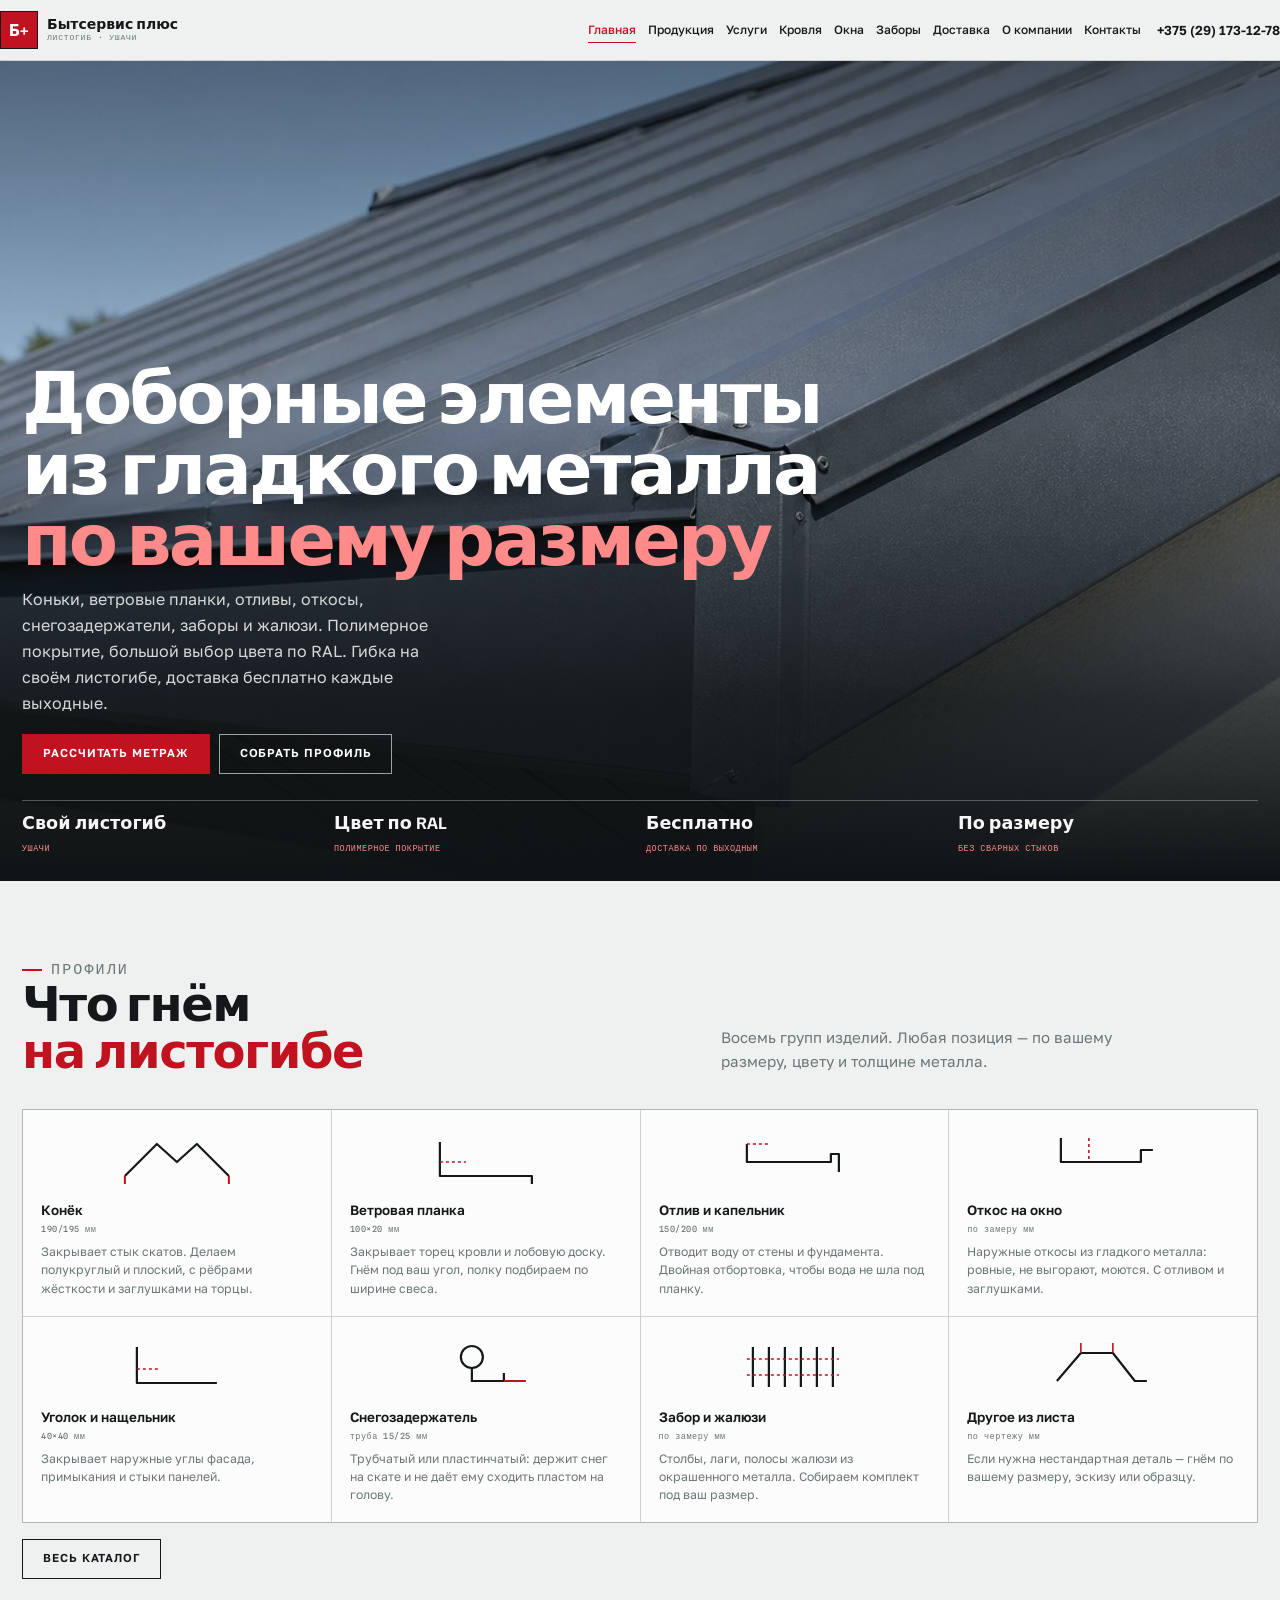
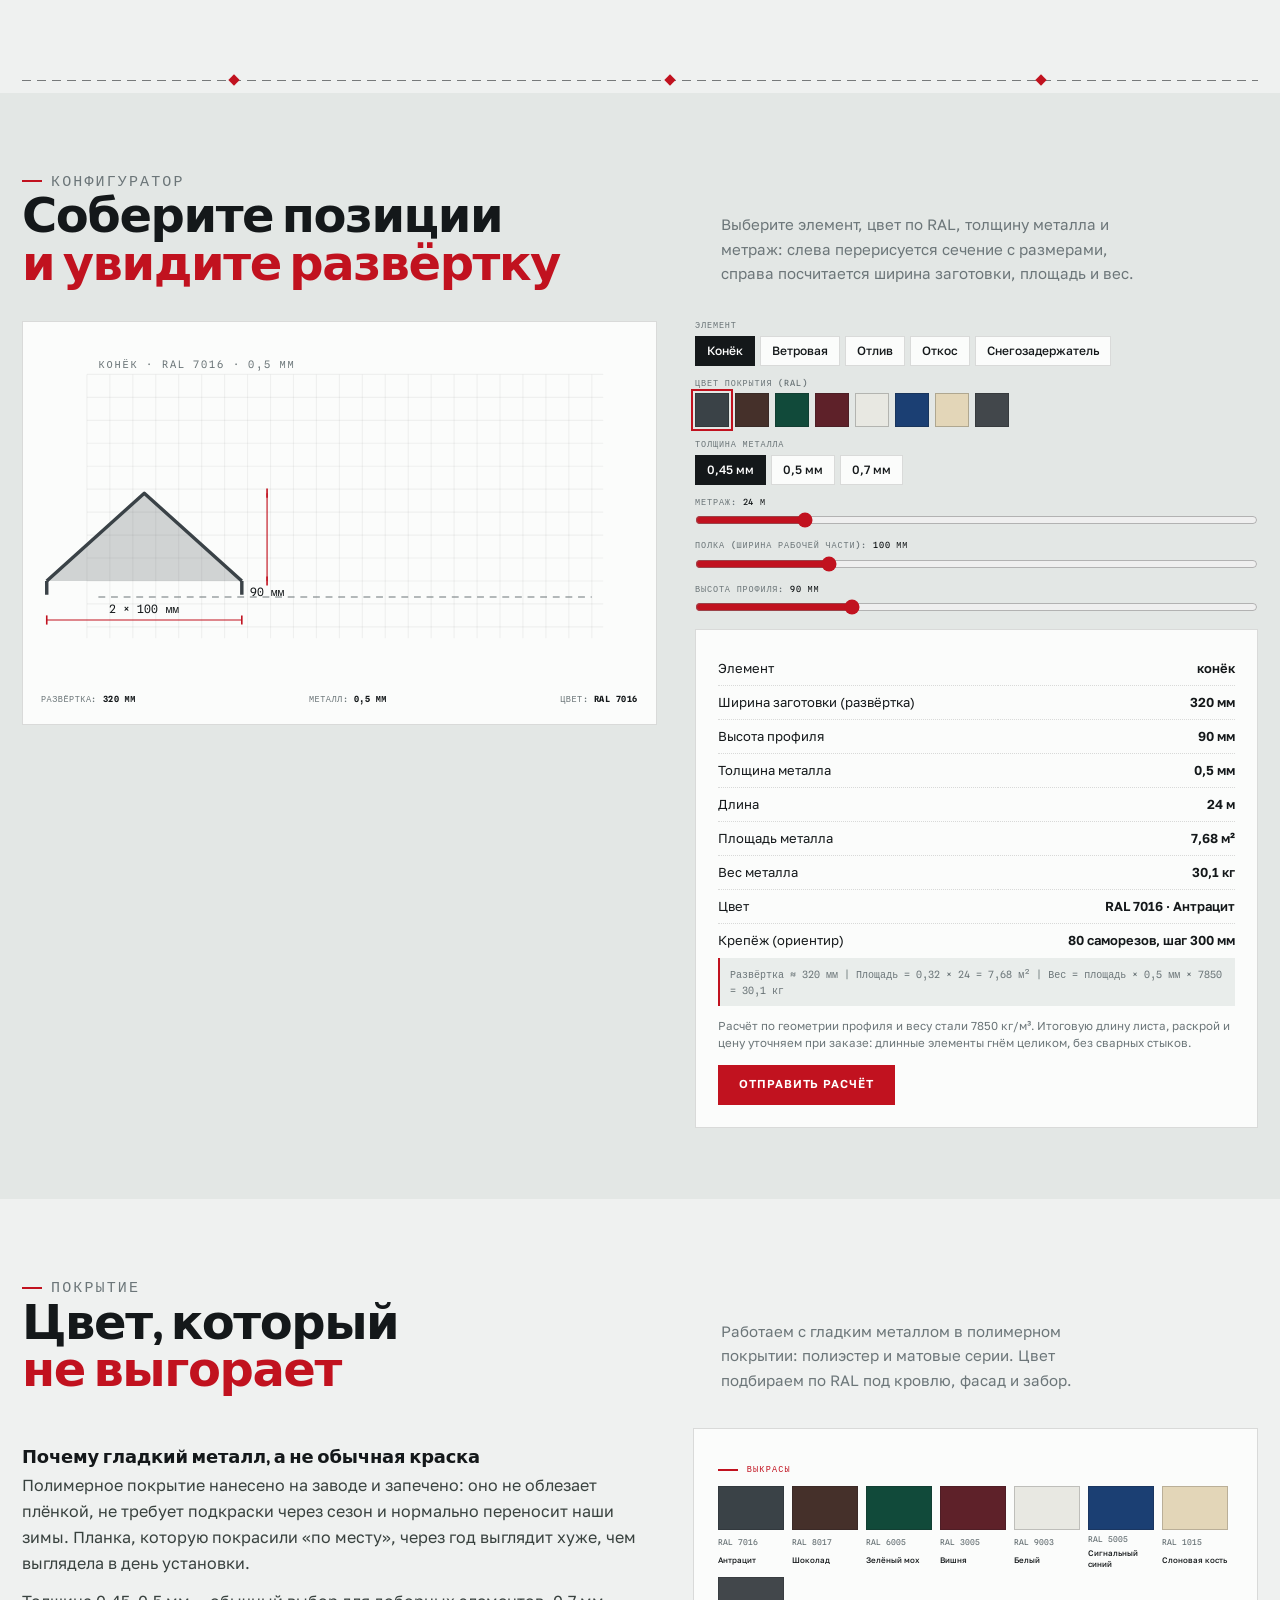
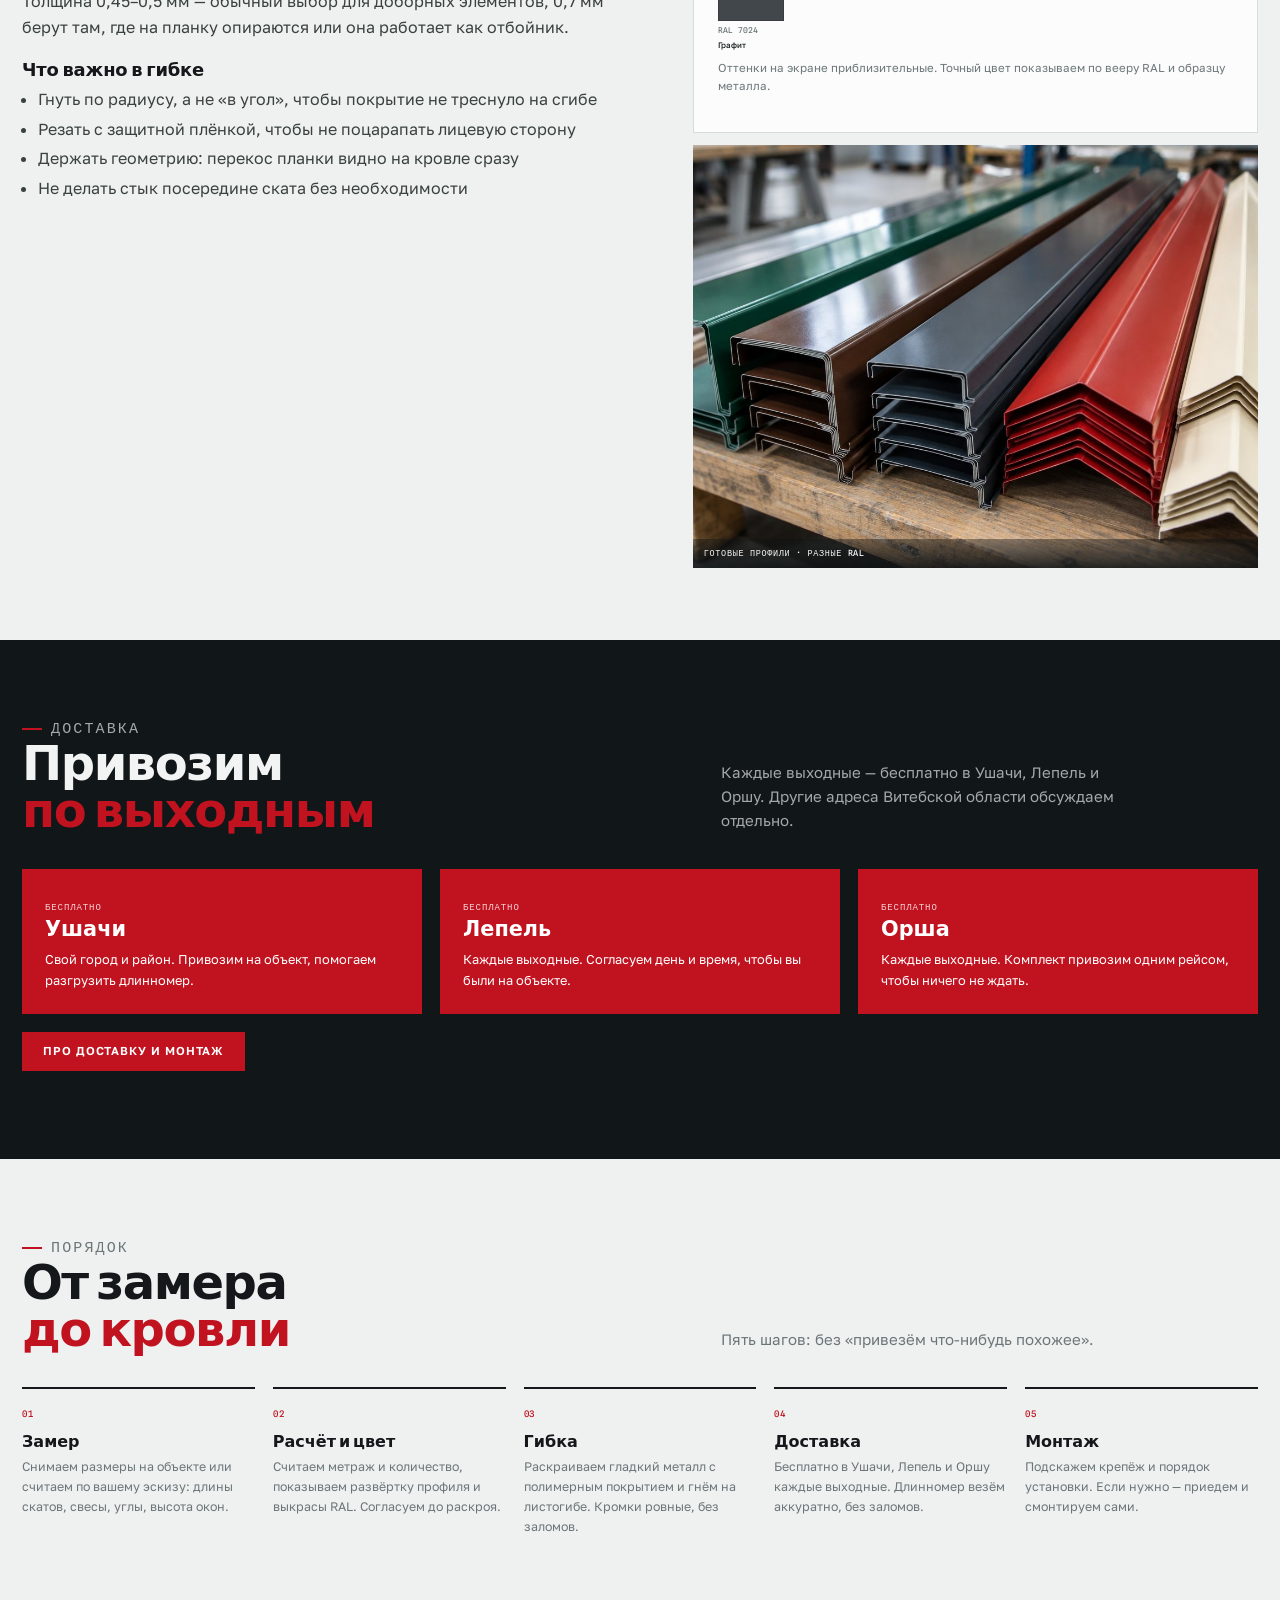
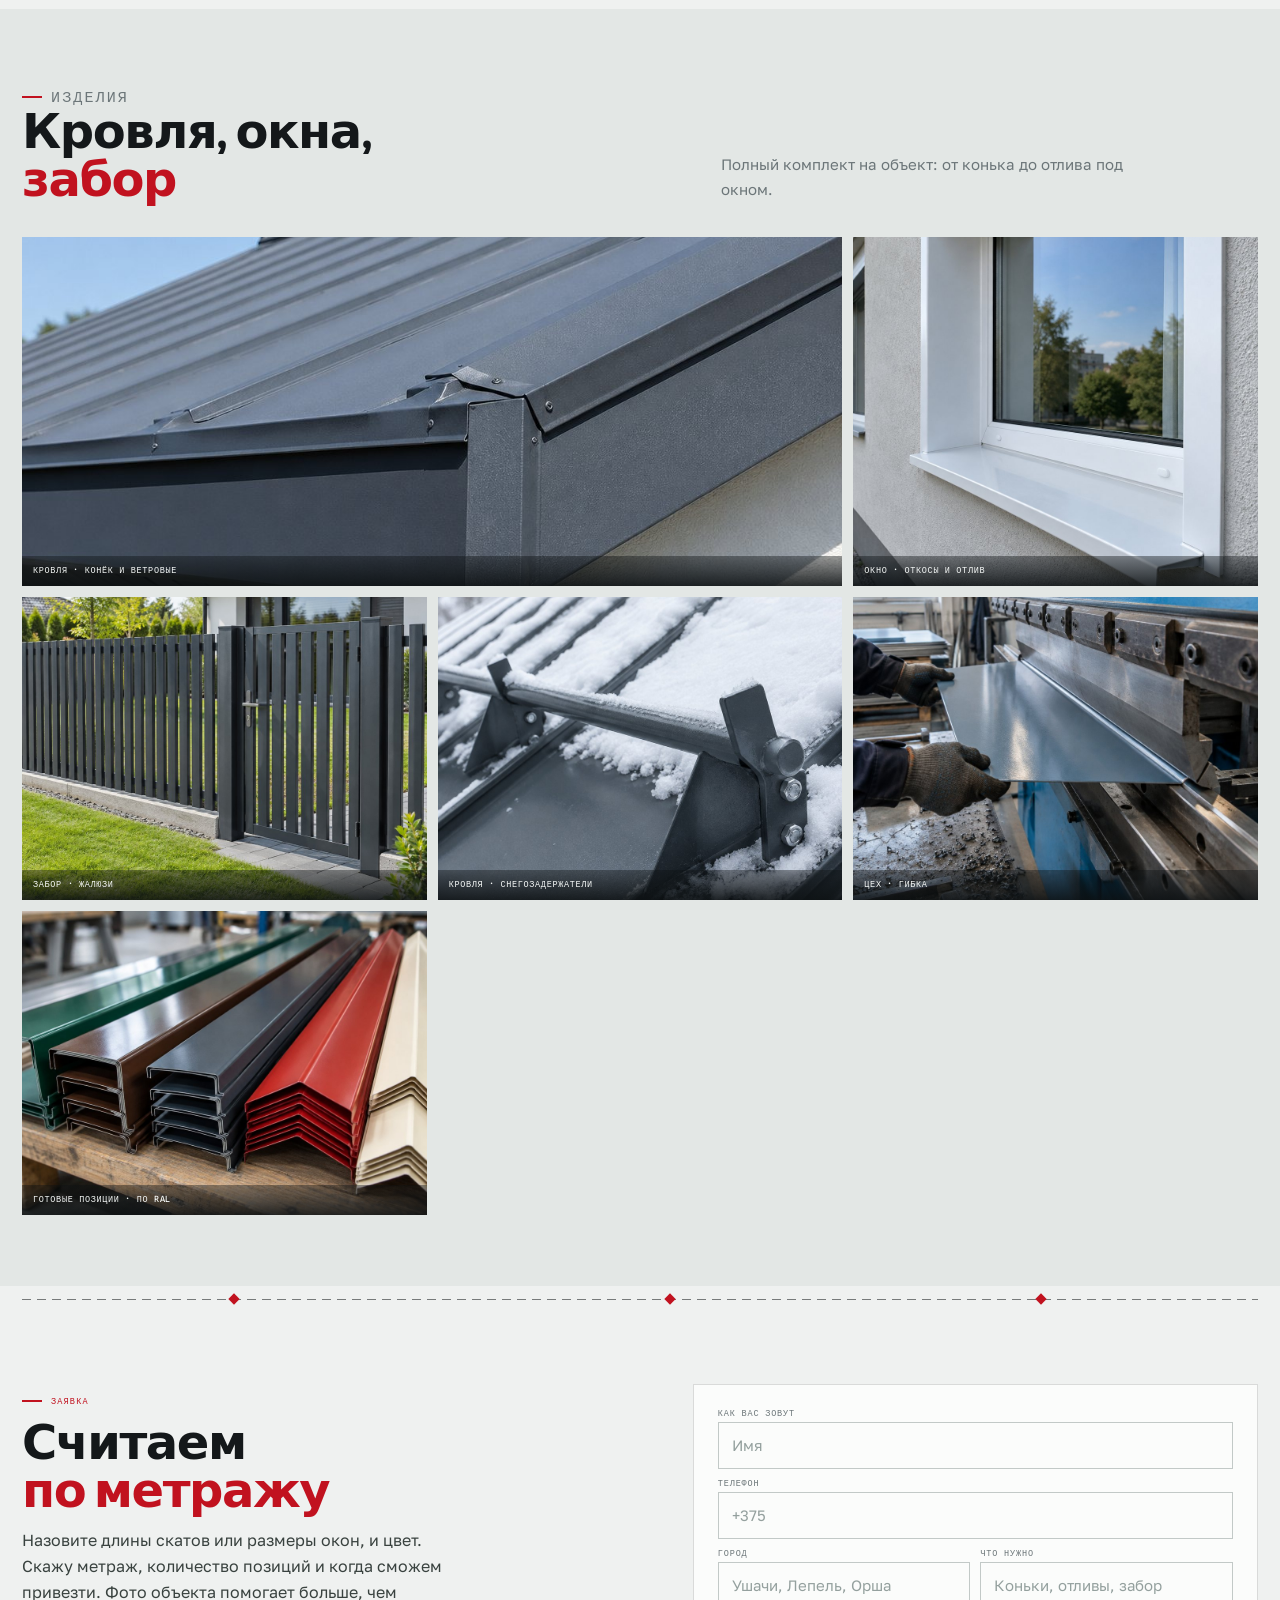
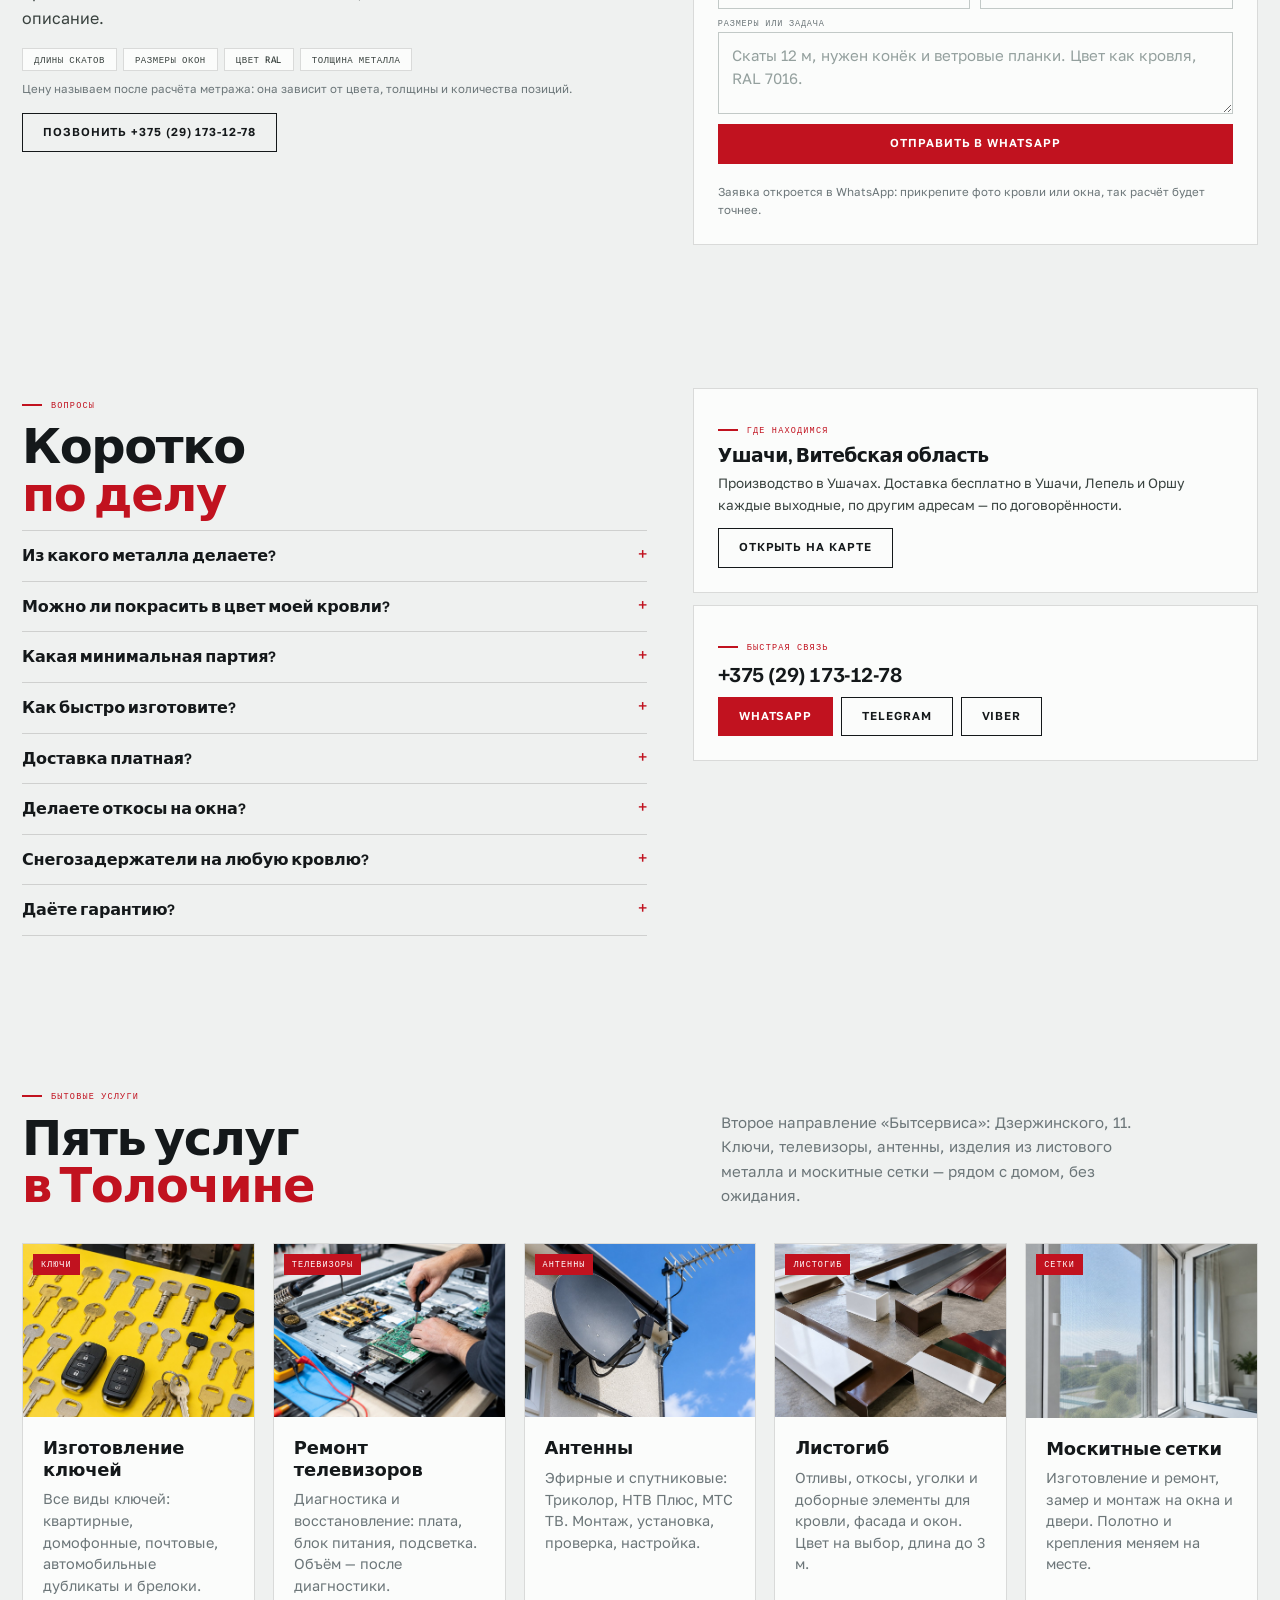
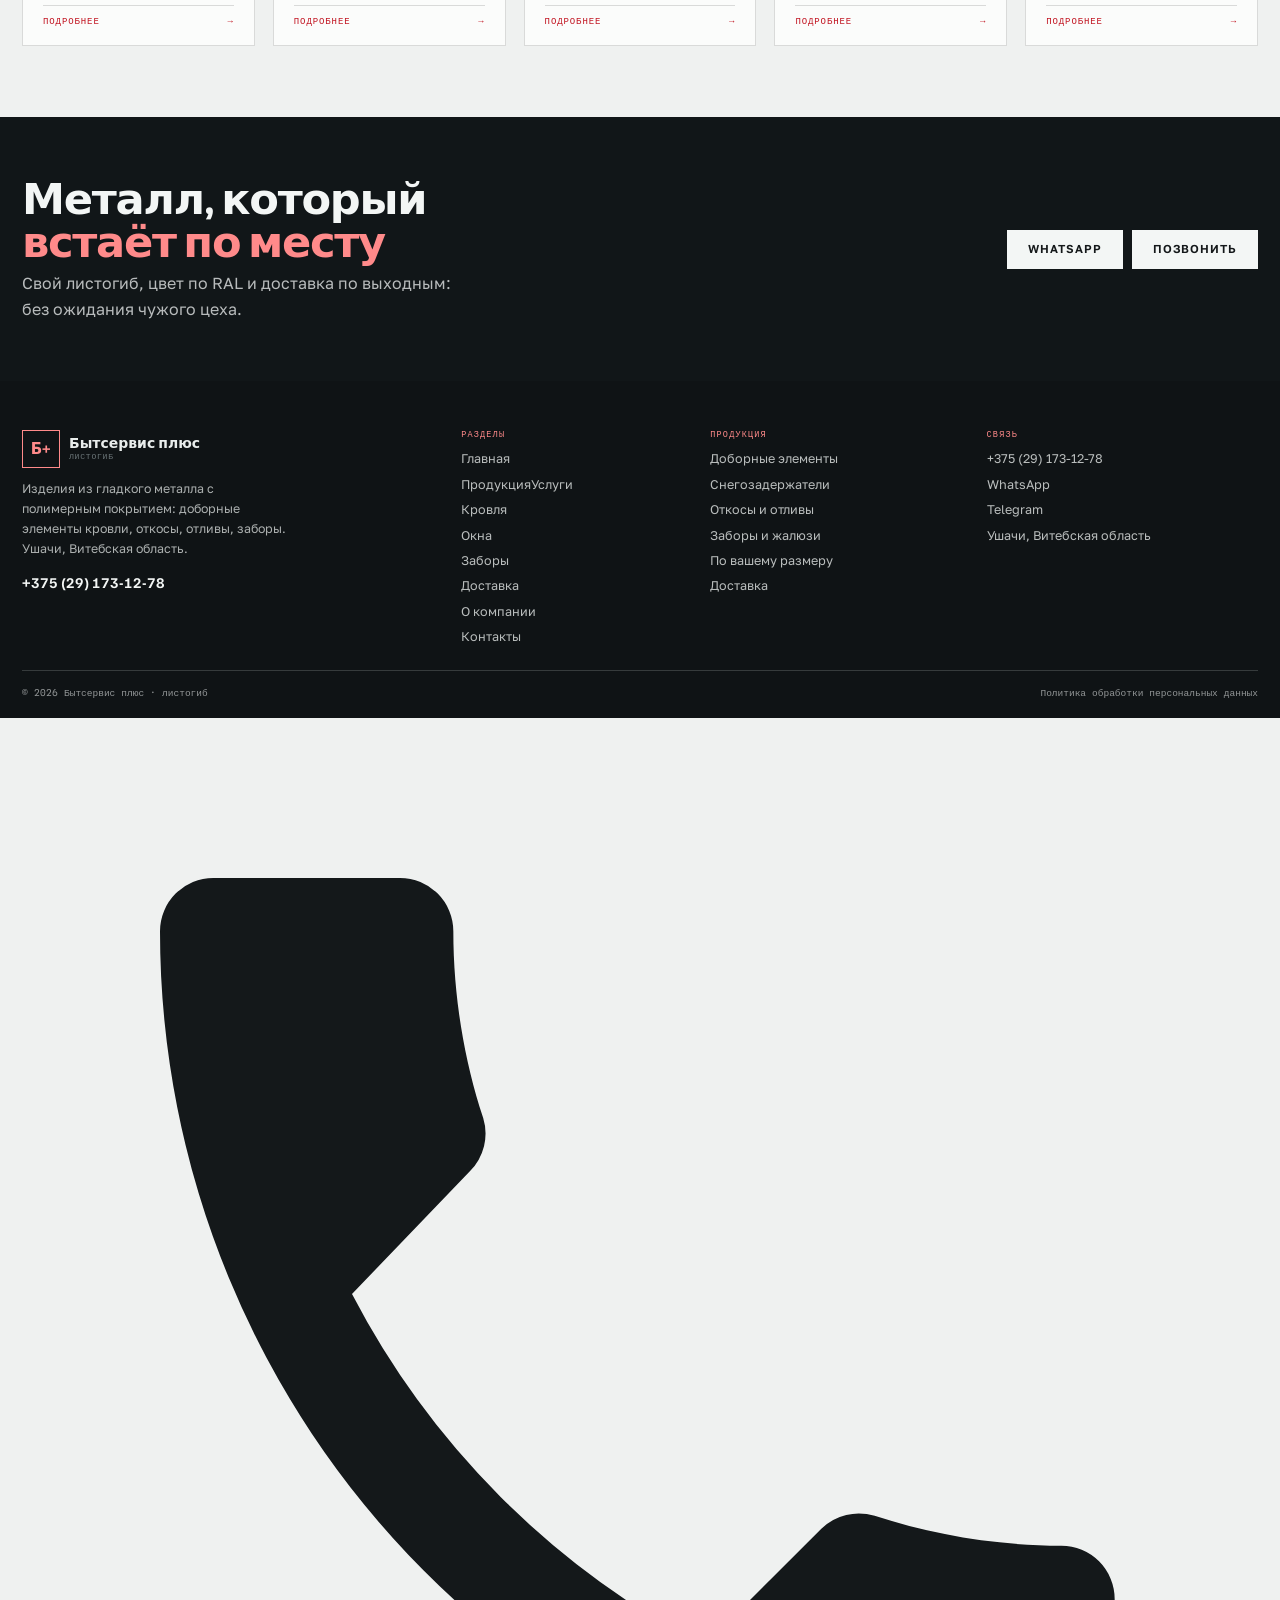
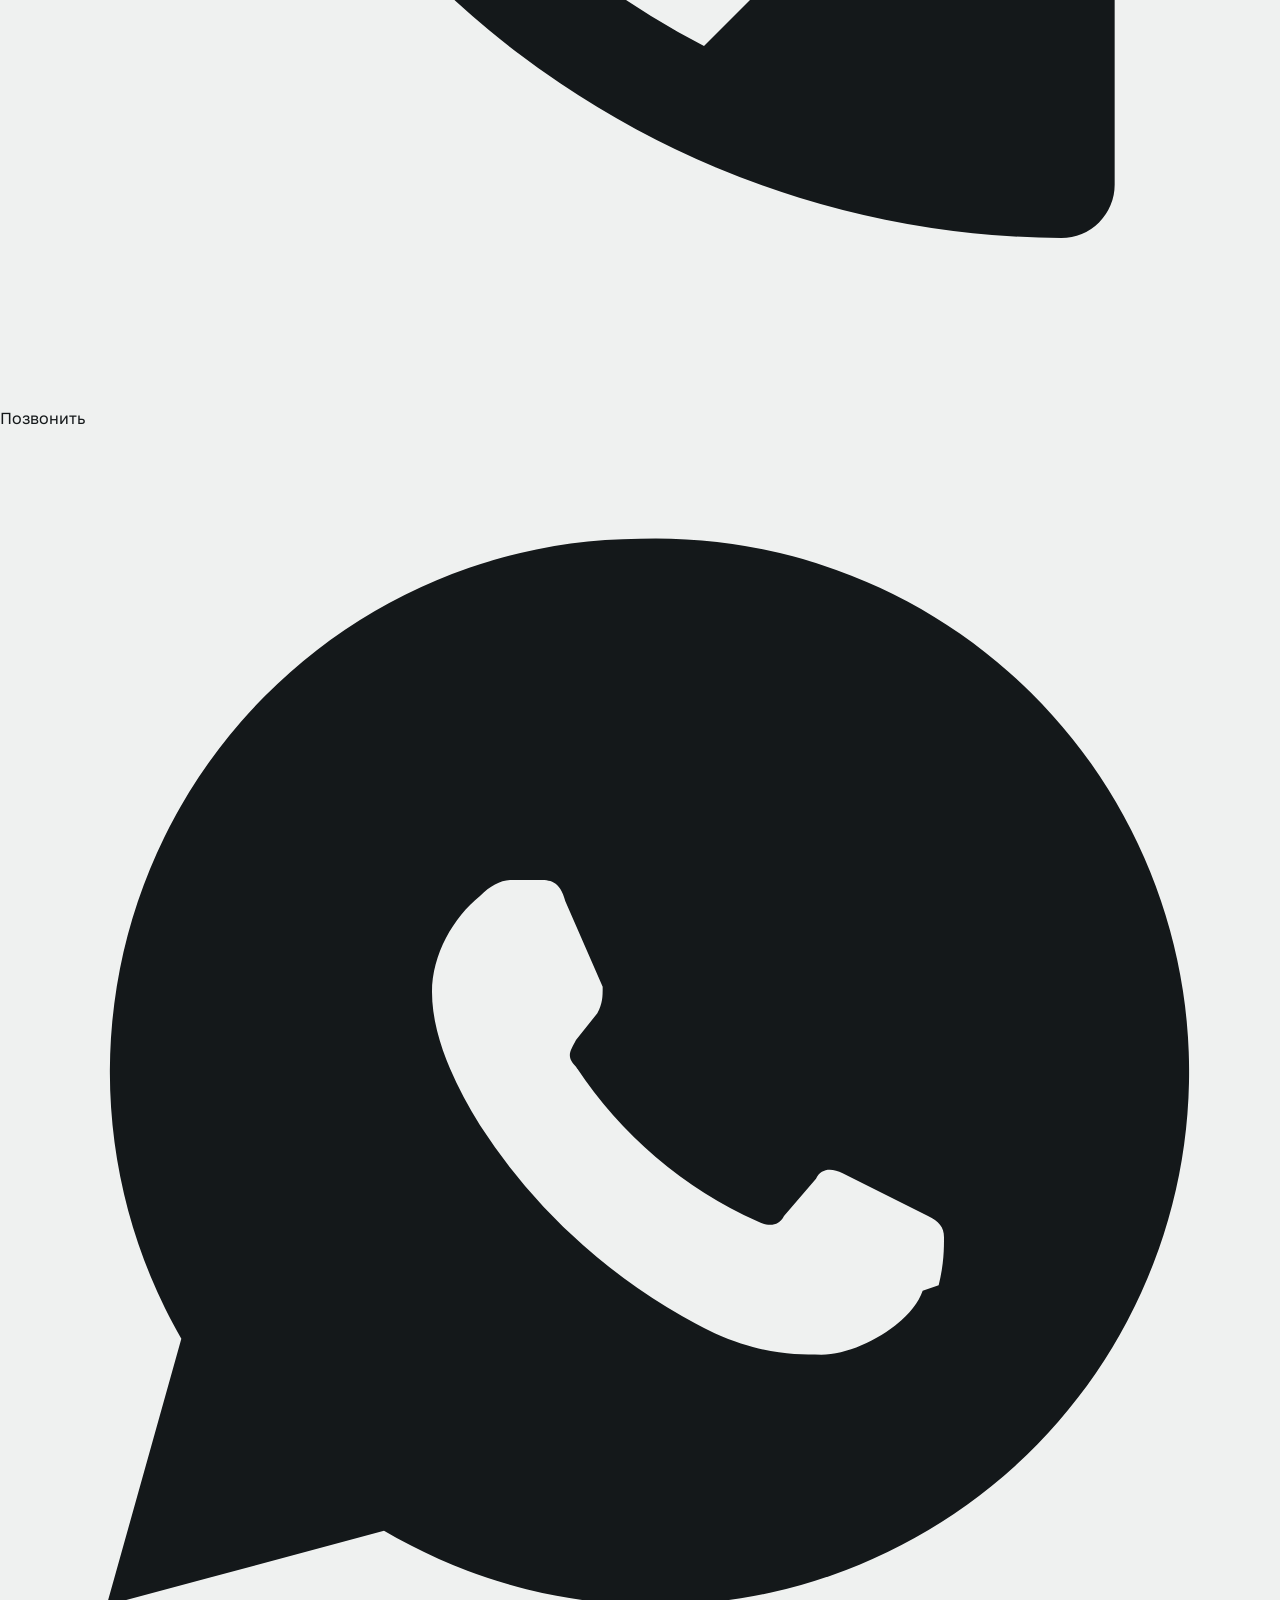
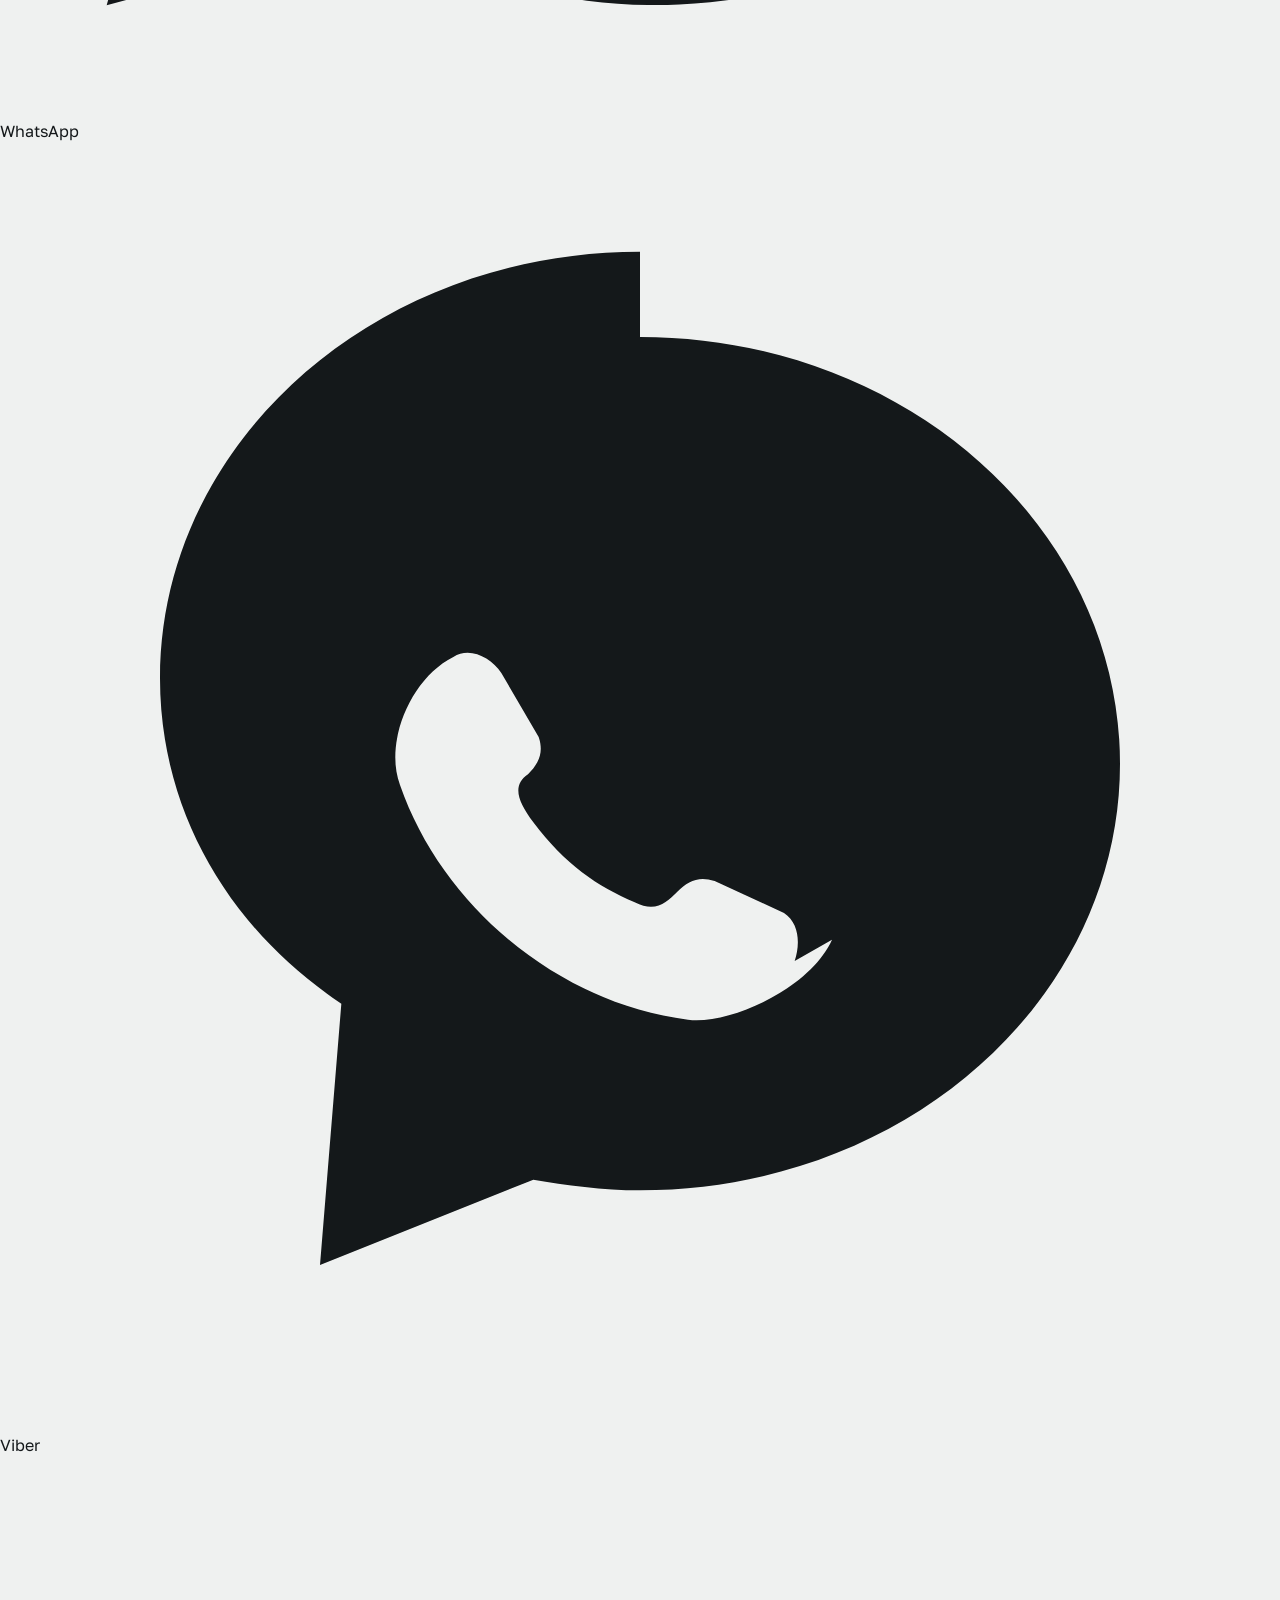
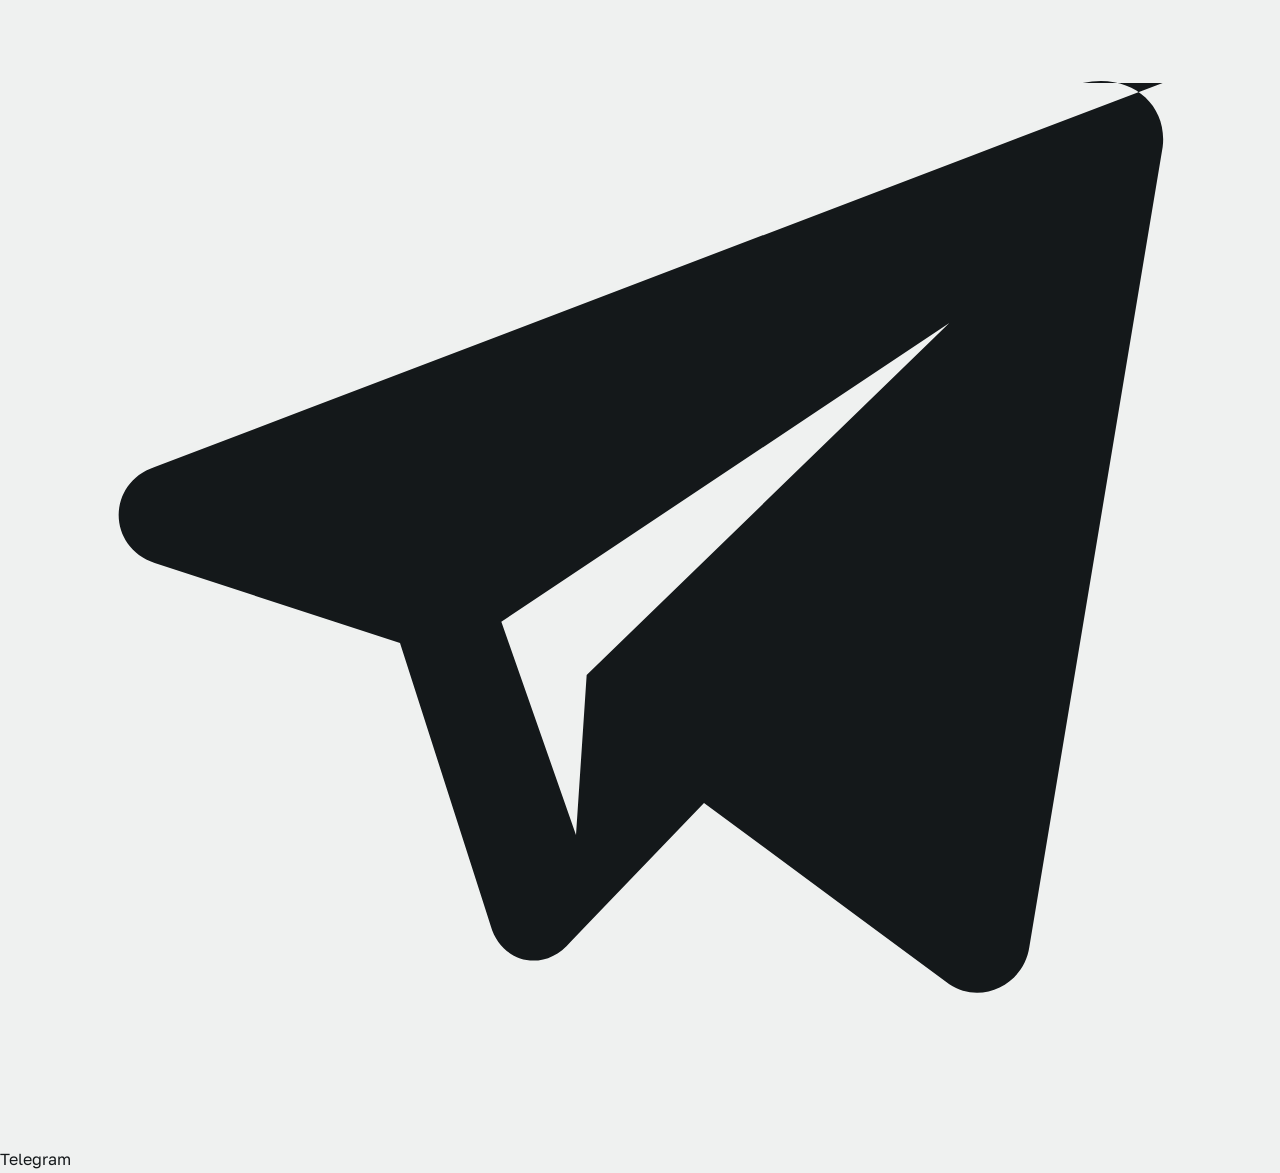
<file: index.html>
<!DOCTYPE html>
<html lang="ru">
<head>
<meta charset="utf-8">
<meta name="viewport" content="width=device-width, initial-scale=1">
<title>Бытсервис плюс: листогиб, доборные элементы кровли, Ушачи</title>
<meta name="description" content="Изделия из гладкого металла с полимерным покрытием: коньки, ветровые планки, снегозадержатели, отливы, откосы, заборы, жалюзи. Ушачи, Лепель, Орша. +375 (29) 173-12-78.">
<meta property="og:title" content="Бытсервис плюс: листогиб, доборные элементы кровли, Ушачи">
<meta property="og:description" content="Изделия из гладкого металла с полимерным покрытием: коньки, ветровые планки, снегозадержатели, отливы, откосы, заборы, жалюзи. Ушачи, Лепель, Орша. +375 (29) 173-12-78.">
<meta property="og:type" content="website">
<meta name="theme-color" content="#EFF1F0">
<style>
:root{--bg:#EFF1F0;--bg2:#E3E7E5;--ink:#14181A;--ink2:#2B3235;--red:#C1121F;--red2:#8F0E18;
--zinc:#6C7679;--line:rgba(20,24,26,.15);--white:#FBFCFB;--pad:22px;--max:1300px;
--d:'Familjen Grotesk',system-ui,sans-serif;--b:'Golos Text',system-ui,sans-serif;--m:'Spline Sans Mono',ui-monospace,monospace}
*{box-sizing:border-box}html{-webkit-text-size-adjust:100%}body{margin:0;background:var(--bg);color:var(--ink);font:16px/1.62 var(--b);-webkit-font-smoothing:antialiased}
img{max-width:100%;display:block}h1,h2,h3{margin:0;font-family:var(--d);font-weight:700;line-height:.99;letter-spacing:-.03em}
a{color:inherit;text-decoration:none}[hidden]{display:none!important}
.wrap{width:100%;max-width:var(--max);margin:0 auto;padding:0 var(--pad)}
.header{position:sticky;top:0;z-index:40;background:rgba(239,241,240,.94);border-bottom:1px solid var(--line);backdrop-filter:blur(8px)}
.header__in{display:flex;align-items:center;gap:16px;padding:11px 0}
.logo{display:flex;align-items:center;gap:9px}
.logo__mark{width:38px;height:38px;border:1.5px solid var(--ink);display:grid;place-items:center;background:var(--red);color:#fff;font:700 15px/1 var(--d)}
.logo__txt{display:flex;flex-direction:column;line-height:1.15}
.logo__txt b{font:700 14px/1 var(--d)}
.logo__txt i{font:500 8px/1.5 var(--m);letter-spacing:.1em;text-transform:uppercase;color:var(--zinc);font-style:normal}
.nav{display:flex;gap:14px;margin-left:auto;font:500 12.5px/1 var(--b)}
.nav a{padding:6px 0;border-bottom:1px solid transparent}
.nav a:hover,.nav a.is-on{border-color:var(--red);color:var(--red)}
.header__tel{font:600 13px/1 var(--b);white-space:nowrap}
.btn{display:inline-flex;align-items:center;justify-content:center;gap:8px;padding:13px 20px;font:600 11.5px/1 var(--b);letter-spacing:.08em;text-transform:uppercase;border:1px solid var(--red);background:var(--red);color:#fff;cursor:pointer;transition:.18s}
.btn:hover{background:var(--red2);border-color:var(--red2)}
.btn--dark{background:var(--ink);border-color:var(--ink);color:#fff}
.btn--dark:hover{background:#000}
.btn--ghost{background:transparent;color:var(--ink);border-color:var(--ink)}
.btn--ghost:hover{background:var(--ink);color:#fff}
.burger{display:none;width:42px;height:36px;border:1px solid var(--ink);background:transparent;align-items:center;justify-content:center;flex-direction:column;gap:4px;cursor:pointer}
.burger i{display:block;width:16px;height:1px;background:var(--ink)}
.burger.is-close i:first-child{transform:rotate(45deg) translateY(3px)}
.burger.is-close i:last-child{transform:rotate(-45deg) translateY(-3px)}
.drawer{position:fixed;inset:0;z-index:90;background:rgba(15,18,20,.76);display:none}
.drawer[data-open]{display:block}
.drawer__in{position:absolute;inset:0 0 0 auto;width:min(400px,92vw);background:var(--bg);padding:18px;overflow-y:auto}
.drawer__top{display:flex;justify-content:space-between;align-items:center;margin-bottom:16px}
.drawer__nav{display:grid;font:700 21px/1 var(--d);letter-spacing:-.01em}
.drawer__nav a{padding:13px 0;border-bottom:1px solid var(--line)}
.drawer__cta{width:100%;margin-top:16px}
.drawer__note{font-size:12px;color:var(--zinc);margin-top:10px}
body.is-locked{overflow:hidden}
.hero{position:relative;min-height:min(94svh,820px);display:flex;align-items:flex-end;overflow:hidden;background:#0F1315}
.hero__img{position:absolute;inset:0;width:100%;height:100%;object-fit:cover}
.hero::after{content:'';position:absolute;inset:0;background:linear-gradient(180deg,rgba(12,16,18,.5),rgba(12,16,18,.12) 42%,rgba(12,16,18,.8) 78%,#0F1315 100%)}
.hero__in{position:relative;z-index:2;width:100%;padding:clamp(28px,4.6vw,58px) 0 clamp(14px,2vw,22px);color:#F4F7F6}
.hero h1{font-size:clamp(2rem,5.6vw,4.6rem);letter-spacing:-.04em;color:#fff}
.hero h1 em{font-style:normal;color:#FF8A8A}
.hero__lede{max-width:44ch;margin:14px 0 18px;color:rgba(244,247,246,.86)}
.hero__acts{display:flex;flex-wrap:wrap;gap:9px;margin-bottom:clamp(14px,2.2vw,26px)}
.hero__acts .btn--ghost{color:#fff;border-color:rgba(255,255,255,.6)}
.hero__acts .btn--ghost:hover{background:#fff;color:var(--ink)}
.hero__facts{display:grid;grid-template-columns:repeat(4,minmax(0,1fr));border-top:1px solid rgba(255,255,255,.28);gap:0 12px}
.hero__facts div{padding:11px 0 0}
.hero__facts b{display:block;font:700 clamp(.92rem,1.4vw,1.1rem)/1.2 var(--d)}
.hero__facts span{font:500 8.5px/1.5 var(--m);letter-spacing:.06em;text-transform:uppercase;color:#FF8A8A}
@media (max-width:1024px){.nav{display:none}.burger{display:flex}.header__tel{display:none}.hero__facts{grid-template-columns:1fr 1fr}}
@media (max-width:380px){.header .btn{display:none}}
</style>
<link rel="preconnect" href="https://fonts.googleapis.com">
<link rel="preconnect" href="https://fonts.gstatic.com" crossorigin>
<link href="https://fonts.googleapis.com/css2?family=Familjen+Grotesk:wght@600;700&family=Golos+Text:wght@400;500;600&family=Spline+Sans+Mono:wght@400;500&display=swap" rel="stylesheet">
<link rel="stylesheet" href="assets/css/style.v3.css">
<link rel="icon" href="assets/img/favicon.svg" type="image/svg+xml">
</head>
<body>
<header class="header"><div class="header__in wrap">
<a class="logo" href="index.html"><span class="logo__mark">Б+</span><span class="logo__txt"><b>Бытсервис плюс</b><i>листогиб · Ушачи</i></span></a>
<nav class="nav" aria-label="Основное меню"><a href="index.html" class="is-on">Главная</a><a href="produkciya.html">Продукция</a><a href="uslugi.html">Услуги</a><a href="krovlya.html">Кровля</a><a href="otkosy.html">Окна</a><a href="zabori.html">Заборы</a><a href="dostavka.html">Доставка</a><a href="o-kompanii.html">О компании</a><a href="kontakty.html">Контакты</a></nav>
<a class="header__tel" href="tel:+375291731278">+375 (29) 173-12-78</a>
<a class="btn" href="#zayavka">Рассчитать метраж</a>
<button class="burger" type="button" aria-label="Меню" aria-expanded="false" aria-controls="drawer"><i></i><i></i><i></i></button>
</div></header>
<div class="drawer" id="drawer" role="dialog" aria-modal="true" aria-label="Меню" hidden>
<div class="drawer__in">
<div class="drawer__top">
<a class="logo" href="index.html"><span class="logo__mark">Б+</span><span class="logo__txt"><b>Бытсервис плюс</b><i>Ушачи</i></span></a>
<button class="burger is-close" type="button" data-close aria-label="Закрыть меню"><i></i><i></i></button>
</div>
<nav class="drawer__nav"><a href="index.html">Главная</a><a href="produkciya.html">Продукция</a><a href="uslugi.html">Услуги</a><a href="krovlya.html">Кровля</a><a href="otkosy.html">Окна</a><a href="zabori.html">Заборы</a><a href="dostavka.html">Доставка</a><a href="o-kompanii.html">О компании</a><a href="kontakty.html">Контакты</a></nav>
<a class="btn drawer__cta" href="tel:+375291731278">Позвонить +375 (29) 173-12-78</a>
<p class="drawer__note">Гибка гладкого металла с полимерным покрытием: коньки, ветровые планки, отливы, откосы, снегозадержатели, заборы. Цвета по RAL. Бесплатная доставка в Ушачи, Лепель и Оршу каждые выходные.</p>
</div></div>
<main>
<section class="hero">
<img class="hero__img" src="assets/img/hero.jpg" alt="Доборные элементы на кровле" width="1536" height="1024" fetchpriority="high">
<div class="hero__in"><div class="wrap">
<h1>Доборные элементы<br>из гладкого металла<br><em>по вашему размеру</em></h1>
<p class="hero__lede">Коньки, ветровые планки, отливы, откосы, снегозадержатели, заборы и жалюзи. Полимерное покрытие, большой выбор цвета по RAL. Гибка на своём листогибе, доставка бесплатно каждые выходные.</p>
<div class="hero__acts">
<a class="btn" href="#zayavka">Рассчитать метраж</a>
<a class="btn btn--ghost" href="#calc">Собрать профиль</a>
</div>
<div class="hero__facts">
<div><b>Свой листогиб</b><span>Ушачи</span></div>
<div><b>Цвет по RAL</b><span>полимерное покрытие</span></div>
<div><b>Бесплатно</b><span>доставка по выходным</span></div>
<div><b>По размеру</b><span>без сварных стыков</span></div>
</div>
</div></div>
</section>

<section class="section"><div class="wrap">
<div class="sec-head"><div><p class="eyebrow">профили</p><h2 class="h2">Что гнём<br><em>на листогибе</em></h2></div>
<p>Восемь групп изделий. Любая позиция — по вашему размеру, цвету и толщине металла.</p></div>
<div class="profiles">
<article class="prof"><svg viewBox="0 0 120 64" aria-hidden="true"><path d="M8 48 L40 16 L60 34 L80 16 L112 48" fill="none" stroke="#14181A" stroke-width="2.2" stroke-linejoin="round"/><path d="M8 48 L8 56 M112 48 L112 56" stroke="#C1121F" stroke-width="2"/></svg><b>Конёк</b><span>190/195 мм</span><p>Закрывает стык скатов. Делаем полукруглый и плоский, с рёбрами жёсткости и заглушками на торцы.</p></article><article class="prof"><svg viewBox="0 0 120 64" aria-hidden="true"><path d="M14 14 L14 48 L106 48 L106 56" fill="none" stroke="#14181A" stroke-width="2.2" stroke-linejoin="round"/><path d="M14 34 L40 34" stroke="#C1121F" stroke-width="1.6" stroke-dasharray="3 3"/></svg><b>Ветровая планка</b><span>100×20 мм</span><p>Закрывает торец кровли и лобовую доску. Гнём под ваш угол, полку подбираем по ширине свеса.</p></article><article class="prof"><svg viewBox="0 0 120 64" aria-hidden="true"><path d="M12 16 L12 34 L96 34 L96 26 L104 26 L104 44" fill="none" stroke="#14181A" stroke-width="2.2" stroke-linejoin="round"/><path d="M12 16 L34 16" stroke="#C1121F" stroke-width="1.6" stroke-dasharray="3 3"/></svg><b>Отлив и капельник</b><span>150/200 мм</span><p>Отводит воду от стены и фундамента. Двойная отбортовка, чтобы вода не шла под планку.</p></article><article class="prof"><svg viewBox="0 0 120 64" aria-hidden="true"><path d="M18 10 L18 34 L98 34 L98 22 L110 22" fill="none" stroke="#14181A" stroke-width="2.2" stroke-linejoin="round"/><path d="M46 10 L46 34" stroke="#C1121F" stroke-width="1.6" stroke-dasharray="3 3"/></svg><b>Откос на окно</b><span>по замеру мм</span><p>Наружные откосы из гладкого металла: ровные, не выгорают, моются. С отливом и заглушками.</p></article><article class="prof"><svg viewBox="0 0 120 64" aria-hidden="true"><path d="M20 12 L20 48 L100 48" fill="none" stroke="#14181A" stroke-width="2.2" stroke-linejoin="round"/><path d="M20 34 L44 34" stroke="#C1121F" stroke-width="1.6" stroke-dasharray="3 3"/></svg><b>Уголок и нащельник</b><span>40×40 мм</span><p>Закрывает наружные углы фасада, примыкания и стыки панелей.</p></article><article class="prof"><svg viewBox="0 0 120 64" aria-hidden="true"><circle cx="46" cy="22" r="11" fill="none" stroke="#14181A" stroke-width="2.2"/><path d="M46 33 L46 46 L78 46 L78 38" fill="none" stroke="#14181A" stroke-width="2.2"/><path d="M78 46 L100 46" stroke="#C1121F" stroke-width="2"/></svg><b>Снегозадержатель</b><span>труба 15/25 мм</span><p>Трубчатый или пластинчатый: держит снег на скате и не даёт ему сходить пластом на голову.</p></article><article class="prof"><svg viewBox="0 0 120 64" aria-hidden="true"><path d="M18 12 L18 52 M34 12 L34 52 M50 12 L50 52 M66 12 L66 52 M82 12 L82 52 M98 12 L98 52" stroke="#14181A" stroke-width="2.2"/><path d="M12 24 L104 24 M12 40 L104 40" stroke="#C1121F" stroke-width="1.6" stroke-dasharray="3 3"/></svg><b>Забор и жалюзи</b><span>по замеру мм</span><p>Столбы, лаги, полосы жалюзи из окрашенного металла. Собираем комплект под ваш размер.</p></article><article class="prof"><svg viewBox="0 0 120 64" aria-hidden="true"><path d="M14 46 L38 18 L70 18 L92 46 L104 46" fill="none" stroke="#14181A" stroke-width="2.2" stroke-linejoin="round"/><path d="M38 18 L38 8 M70 18 L70 8" stroke="#C1121F" stroke-width="1.6"/></svg><b>Другое из листа</b><span>по чертежу мм</span><p>Если нужна нестандартная деталь — гнём по вашему размеру, эскизу или образцу.</p></article>
</div>
<p style="margin-top:16px"><a class="btn btn--ghost" href="produkciya.html">Весь каталог</a></p>
</div></section>

<div class="fold" aria-hidden="true"><i style="left:18%"></i><i style="left:52%"></i><i style="left:81%"></i></div>


<section class="section section--dim anchor" id="calc"><div class="wrap">
<div class="sec-head"><div><p class="eyebrow">конфигуратор</p><h2 class="h2">Соберите позиции<br><em>и увидите развёртку</em></h2></div>
<p>Выберите элемент, цвет по RAL, толщину металла и метраж: слева перерисуется сечение с размерами, справа посчитается ширина заготовки, площадь и вес.</p></div>
<div class="cfg">
<div class="stage">
<svg id="cfgSvg" viewBox="0 0 520 300" role="img" aria-label="Сечение элемента с размерами"></svg>
<div style="display:flex;justify-content:space-between;gap:8px;margin-top:10px;font:500 8.5px/1.4 var(--m);letter-spacing:.06em;text-transform:uppercase;color:var(--zinc)">
<span>развёртка: <b id="cDev" style="color:var(--ink)">—</b></span><span>металл: <b id="cThick" style="color:var(--ink)">0,5 мм</b></span><span>цвет: <b id="cCol" style="color:var(--ink)">RAL 7016</b></span>
</div>
</div>
<div>
<div class="ctrl">
<div class="crow"><label>Элемент</label><div class="seg" id="cType">
<button type="button" data-v="ridge" aria-pressed="true">Конёк</button>
<button type="button" data-v="vetro" aria-pressed="false">Ветровая</button>
<button type="button" data-v="otliv" aria-pressed="false">Отлив</button>
<button type="button" data-v="otkos" aria-pressed="false">Откос</button>
<button type="button" data-v="sneg" aria-pressed="false">Снегозадержатель</button>
</div></div>
<div class="crow"><label>Цвет покрытия (RAL)</label><div class="swatches" id="cSw"></div></div>
<div class="crow"><label>Толщина металла</label><div class="seg" id="cTh">
<button type="button" data-v="0.45" aria-pressed="true">0,45 мм</button>
<button type="button" data-v="0.5" aria-pressed="false">0,5 мм</button>
<button type="button" data-v="0.7" aria-pressed="false">0,7 мм</button>
</div></div>
<div class="crow"><label>Метраж: <b id="vL">24 м</b></label><input class="rng" id="cL" type="range" min="2" max="120" step="1" value="24"></div>
<div class="crow"><label>Полка (ширина рабочей части): <b id="vA">100 мм</b></label><input class="rng" id="cA" type="range" min="40" max="300" step="5" value="100"></div>
<div class="crow"><label>Высота профиля: <b id="vHh">90 мм</b></label><input class="rng" id="cH" type="range" min="30" max="250" step="5" value="90"></div>
</div>
<div class="out" style="margin-top:14px">
<table class="spec"><tbody id="cSpec"></tbody></table>
<p class="formula" id="cFormula"></p>
<p class="note">Расчёт по геометрии профиля и весу стали 7850 кг/м³. Итоговую длину листа, раскрой и цену уточняем при заказе: длинные элементы гнём целиком, без сварных стыков.</p>
<a class="btn" id="cGo" href="https://wa.me/375291731278" target="_blank" rel="noopener">Отправить расчёт</a>
</div>
</div>
</div>
</div></section>


<section class="section"><div class="wrap">
<div class="sec-head"><div><p class="eyebrow">покрытие</p><h2 class="h2">Цвет, который<br><em>не выгорает</em></h2></div>
<p>Работаем с гладким металлом в полимерном покрытии: полиэстер и матовые серии. Цвет подбираем по RAL под кровлю, фасад и забор.</p></div>
<div class="two">
<div class="prose">
<h3>Почему гладкий металл, а не обычная краска</h3>
<p>Полимерное покрытие нанесено на заводе и запечено: оно не облезает плёнкой, не требует подкраски через сезон и нормально переносит наши зимы. Планка, которую покрасили «по месту», через год выглядит хуже, чем выглядела в день установки.</p>
<p>Толщина 0,45–0,5 мм — обычный выбор для доборных элементов, 0,7 мм берут там, где на планку опираются или она работает как отбойник.</p>
<h3>Что важно в гибке</h3>
<ul>
<li>Гнуть по радиусу, а не «в угол», чтобы покрытие не треснуло на сгибе</li>
<li>Резать с защитной плёнкой, чтобы не поцарапать лицевую сторону</li>
<li>Держать геометрию: перекос планки видно на кровле сразу</li>
<li>Не делать стык посередине ската без необходимости</li>
</ul>
</div>
<div>
<div class="card" style="margin-bottom:12px"><p class="eyebrow">выкрасы</p>
<div class="swatches" style="gap:8px">
<div style="display:grid;gap:4px;width:66px"><span style="display:block;height:44px;background:#3A4247;border:1px solid rgba(20,24,26,.2)"></span><span style="font:500 8px/1.3 var(--m);color:var(--zinc)">RAL 7016</span><span style="font:500 8px/1.3 var(--b);color:var(--ink)">Антрацит</span></div><div style="display:grid;gap:4px;width:66px"><span style="display:block;height:44px;background:#45302A;border:1px solid rgba(20,24,26,.2)"></span><span style="font:500 8px/1.3 var(--m);color:var(--zinc)">RAL 8017</span><span style="font:500 8px/1.3 var(--b);color:var(--ink)">Шоколад</span></div><div style="display:grid;gap:4px;width:66px"><span style="display:block;height:44px;background:#114A3A;border:1px solid rgba(20,24,26,.2)"></span><span style="font:500 8px/1.3 var(--m);color:var(--zinc)">RAL 6005</span><span style="font:500 8px/1.3 var(--b);color:var(--ink)">Зелёный мох</span></div><div style="display:grid;gap:4px;width:66px"><span style="display:block;height:44px;background:#5E2129;border:1px solid rgba(20,24,26,.2)"></span><span style="font:500 8px/1.3 var(--m);color:var(--zinc)">RAL 3005</span><span style="font:500 8px/1.3 var(--b);color:var(--ink)">Вишня</span></div><div style="display:grid;gap:4px;width:66px"><span style="display:block;height:44px;background:#E8E8E2;border:1px solid rgba(20,24,26,.2)"></span><span style="font:500 8px/1.3 var(--m);color:var(--zinc)">RAL 9003</span><span style="font:500 8px/1.3 var(--b);color:var(--ink)">Белый</span></div><div style="display:grid;gap:4px;width:66px"><span style="display:block;height:44px;background:#1B3F73;border:1px solid rgba(20,24,26,.2)"></span><span style="font:500 8px/1.3 var(--m);color:var(--zinc)">RAL 5005</span><span style="font:500 8px/1.3 var(--b);color:var(--ink)">Сигнальный синий</span></div><div style="display:grid;gap:4px;width:66px"><span style="display:block;height:44px;background:#E3D6B8;border:1px solid rgba(20,24,26,.2)"></span><span style="font:500 8px/1.3 var(--m);color:var(--zinc)">RAL 1015</span><span style="font:500 8px/1.3 var(--b);color:var(--ink)">Слоновая кость</span></div><div style="display:grid;gap:4px;width:66px"><span style="display:block;height:44px;background:#42474B;border:1px solid rgba(20,24,26,.2)"></span><span style="font:500 8px/1.3 var(--m);color:var(--zinc)">RAL 7024</span><span style="font:500 8px/1.3 var(--b);color:var(--ink)">Графит</span></div>
</div>
<p class="note">Оттенки на экране приблизительные. Точный цвет показываем по вееру RAL и образцу металла.</p></div>
<div class="gal" style="grid-template-columns:1fr"><figure><img src="assets/img/stack.jpg" alt="Готовые профили разных цветов" width="1024" height="1024" loading="lazy"><figcaption>Готовые профили · разные RAL</figcaption></figure></div>
</div>
</div></div></section>

<section class="section section--dark"><div class="wrap">
<div class="sec-head"><div><p class="eyebrow">доставка</p><h2 class="h2">Привозим<br><em>по выходным</em></h2></div>
<p>Каждые выходные — бесплатно в Ушачи, Лепель и Оршу. Другие адреса Витебской области обсуждаем отдельно.</p></div>
<div class="towns">
<div class="town town--free"><span>бесплатно</span><b>Ушачи</b><p>Свой город и район. Привозим на объект, помогаем разгрузить длинномер.</p></div>
<div class="town town--free"><span>бесплатно</span><b>Лепель</b><p>Каждые выходные. Согласуем день и время, чтобы вы были на объекте.</p></div>
<div class="town town--free"><span>бесплатно</span><b>Орша</b><p>Каждые выходные. Комплект привозим одним рейсом, чтобы ничего не ждать.</p></div>
</div>
<p style="margin-top:18px"><a class="btn btn--light" href="dostavka.html">Про доставку и монтаж</a></p>
</div></section>

<section class="section"><div class="wrap">
<div class="sec-head"><div><p class="eyebrow">порядок</p><h2 class="h2">От замера<br><em>до кровли</em></h2></div>
<p>Пять шагов: без «привезём что-нибудь похожее».</p></div>
<div class="steps">
<div class="step"><span>01</span><b>Замер</b><p>Снимаем размеры на объекте или считаем по вашему эскизу: длины скатов, свесы, углы, высота окон.</p></div><div class="step"><span>02</span><b>Расчёт и цвет</b><p>Считаем метраж и количество, показываем развёртку профиля и выкрасы RAL. Согласуем до раскроя.</p></div><div class="step"><span>03</span><b>Гибка</b><p>Раскраиваем гладкий металл с полимерным покрытием и гнём на листогибе. Кромки ровные, без заломов.</p></div><div class="step"><span>04</span><b>Доставка</b><p>Бесплатно в Ушачи, Лепель и Оршу каждые выходные. Длинномер везём аккуратно, без заломов.</p></div><div class="step"><span>05</span><b>Монтаж</b><p>Подскажем крепёж и порядок установки. Если нужно — приедем и смонтируем сами.</p></div>
</div>
</div></section>

<section class="section section--dim"><div class="wrap">
<div class="sec-head"><div><p class="eyebrow">изделия</p><h2 class="h2">Кровля, окна,<br><em>забор</em></h2></div>
<p>Полный комплект на объект: от конька до отлива под окном.</p></div>
<div class="gal">
<figure class="wide"><img src="assets/img/hero.jpg" alt="Кровля с доборными элементами" width="1536" height="1024" loading="lazy"><figcaption>Кровля · конёк и ветровые</figcaption></figure>
<figure><img src="assets/img/window.jpg" alt="Откосы и отлив на окне" width="1024" height="1024" loading="lazy"><figcaption>Окно · откосы и отлив</figcaption></figure>
<figure><img src="assets/img/fence.jpg" alt="Металлический забор" width="1024" height="1024" loading="lazy"><figcaption>Забор · жалюзи</figcaption></figure>
<figure><img src="assets/img/snow.jpg" alt="Снегозадержатели" width="1024" height="1024" loading="lazy"><figcaption>Кровля · снегозадержатели</figcaption></figure>
<figure><img src="assets/img/bender.jpg" alt="Листогиб в работе" width="1024" height="1024" loading="lazy"><figcaption>Цех · гибка</figcaption></figure>
<figure><img src="assets/img/stack.jpg" alt="Готовые изделия" width="1024" height="1024" loading="lazy"><figcaption>Готовые позиции · по RAL</figcaption></figure>
</div>
</div></section>

<div class="fold" aria-hidden="true"><i style="left:18%"></i><i style="left:52%"></i><i style="left:81%"></i></div>

<section class="section" id="zayavka"><div class="wrap"><div class="two">
<div><p class="eyebrow">заявка</p><h2 class="h2" style="margin-bottom:14px">Считаем<br><em>по метражу</em></h2>
<p style="color:#39423F;max-width:44ch">Назовите длины скатов или размеры окон, и цвет. Скажу метраж, количество позиций и когда сможем привезти. Фото объекта помогает больше, чем описание.</p>
<div class="chips"><span class="chip">Длины скатов</span><span class="chip">Размеры окон</span><span class="chip">Цвет RAL</span><span class="chip">Толщина металла</span></div>
<p class="hint">Цену называем после расчёта метража: она зависит от цвета, толщины и количества позиций.</p>
<p style="margin-top:14px"><a class="btn btn--ghost" href="tel:+375291731278">Позвонить +375 (29) 173-12-78</a></p>
</div>
<div class="card"><form class="form" id="lead">
<label>Как вас зовут<input type="text" id="lName" placeholder="Имя" required></label>
<label>Телефон<input type="tel" id="lTel" placeholder="+375" required></label>
<div class="row2"><label>Город<input type="text" id="lCity" placeholder="Ушачи, Лепель, Орша"></label><label>Что нужно<input type="text" id="lObj" placeholder="Коньки, отливы, забор"></label></div>
<label>Размеры или задача<textarea id="lTask" placeholder="Скаты 12 м, нужен конёк и ветровые планки. Цвет как кровля, RAL 7016."></textarea></label>
<button class="btn" type="submit">Отправить в WhatsApp</button>
<p class="hint">Заявка откроется в WhatsApp: прикрепите фото кровли или окна, так расчёт будет точнее.</p>
</form></div>
</div></div></section>

<section class="section"><div class="wrap"><div class="two">
<div><p class="eyebrow">вопросы</p><h2 class="h2" style="margin-bottom:14px">Коротко<br><em>по делу</em></h2>
<div class="faq"><details><summary>Из какого металла делаете?</summary><p>Гладкий лист с полимерным покрытием: полиэстер и матовые покрытия. Толщина 0,45–0,5 мм, цвет по каталогу RAL. Такой металл не выгорает за сезон и не требует покраски.</p></details><details><summary>Можно ли покрасить в цвет моей кровли?</summary><p>Да, подбираем по RAL. Привезите образец или назовите номер цвета и толщину: если у поставщика есть такой оттенок, сделаем в цвет.</p></details><details><summary>Какая минимальная партия?</summary><p>Делаем и одну планку. Ограничение не по количеству, а по длине листа: длинные элементы гнём из целого листа, без сварных стыков.</p></details><details><summary>Как быстро изготовите?</summary><p>Простые позиции — от нескольких дней, если цвет есть у поставщика. Точный срок называем при заказе: зависит от цвета и объёма.</p></details><details><summary>Доставка платная?</summary><p>Бесплатно в Ушачи, Лепель и Оршу каждые выходные. По другим адресам Витебской области — обсуждаем отдельно.</p></details><details><summary>Делаете откосы на окна?</summary><p>Да. Наружные откосы и отливы из гладкого металла: замеряем проём, гнём по размеру, ставим с заглушками и герметиком.</p></details><details><summary>Снегозадержатели на любую кровлю?</summary><p>На металлическую кровлю ставим трубчатые и пластинчатые. Под фальц и профнастил крепёж разный, поэтому уточняем тип кровли до изготовления.</p></details><details><summary>Даёте гарантию?</summary><p>На изделия — да: геометрия, покрытие, крепёж. Если планка пришла с заломом или не тем размером, переделываем.</p></details></div></div>
<div>
<div class="card" style="margin-bottom:12px"><p class="eyebrow">где находимся</p><h3 style="margin-bottom:8px">Ушачи, Витебская область</h3>
<p style="margin:0;color:#39423F;font-size:13.5px">Производство в Ушачах. Доставка бесплатно в Ушачи, Лепель и Оршу каждые выходные, по другим адресам — по договорённости.</p>
<p style="margin:12px 0 0"><a class="btn btn--ghost" href="https://yandex.by/maps/?text=%D0%A3%D1%88%D0%B0%D1%87%D0%B8%20%D0%91%D1%8B%D1%82%D1%81%D0%B5%D1%80%D0%B2%D0%B8%D1%81%20%D0%BF%D0%BB%D1%8E%D1%81%20%D0%BB%D0%B8%D1%81%D1%82%D0%BE%D0%B3%D0%B8%D0%B1%20%D0%BC%D0%B5%D1%82%D0%B0%D0%BB%D0%BB" target="_blank" rel="noopener">Открыть на карте</a></p></div>
<div class="card"><p class="eyebrow">быстрая связь</p>
<p style="margin:0 0 12px;font:700 1.35rem/1 var(--d);letter-spacing:-.02em"><a href="tel:+375291731278">+375 (29) 173-12-78</a></p>
<div style="display:flex;gap:8px;flex-wrap:wrap"><a class="btn" href="https://wa.me/375291731278" target="_blank" rel="noopener">WhatsApp</a><a class="btn btn--ghost" href="https://t.me/+375291731278" target="_blank" rel="noopener">Telegram</a><a class="btn btn--ghost" href="viber://chat?number=%2B375291731278">Viber</a></div></div>
</div>
</div></div></section>


<section class="section"><div class="wrap">
<div class="sec-head"><div><span class="eyebrow">бытовые услуги</span><h2 class="h2">Пять услуг<br><em>в Толочине</em></h2></div>
<p>Второе направление «Бытсервиса»: Дзержинского, 11. Ключи, телевизоры, антенны, изделия из листового металла и москитные сетки — рядом с домом, без ожидания.</p></div>
<div class="svc-grid">
<article class="svc"><a class="svc__img" href="uslugi.html#klyuchi" aria-label="Изготовление ключей"><img src="assets/img/keys.jpg" alt="Заготовки ключей" loading="lazy"><span class="svc__tag">ключи</span></a>
<div class="svc__b"><h3>Изготовление ключей</h3><p>Все виды ключей: квартирные, домофонные, почтовые, автомобильные дубликаты и брелоки.</p><a class="svc__more" href="uslugi.html"><span>Подробнее</span><span>→</span></a></div></article>
<article class="svc"><a class="svc__img" href="uslugi.html#tv" aria-label="Ремонт телевизоров"><img src="assets/img/tv.jpg" alt="Ремонт телевизора" loading="lazy"><span class="svc__tag">телевизоры</span></a>
<div class="svc__b"><h3>Ремонт телевизоров</h3><p>Диагностика и восстановление: плата, блок питания, подсветка. Объём — после диагностики.</p><a class="svc__more" href="uslugi.html"><span>Подробнее</span><span>→</span></a></div></article>
<article class="svc"><a class="svc__img" href="uslugi.html#ant" aria-label="Антенны"><img src="assets/img/antenna.jpg" alt="Спутниковая антенна" loading="lazy"><span class="svc__tag">антенны</span></a>
<div class="svc__b"><h3>Антенны</h3><p>Эфирные и спутниковые: Триколор, НТВ Плюс, МТС ТВ. Монтаж, установка, проверка, настройка.</p><a class="svc__more" href="uslugi.html"><span>Подробнее</span><span>→</span></a></div></article>
<article class="svc"><a class="svc__img" href="uslugi.html#listogib" aria-label="Изделия из листового металла"><img src="assets/img/metal.jpg" alt="Отливы, уголки и доборные элементы" loading="lazy"><span class="svc__tag">листогиб</span></a>
<div class="svc__b"><h3>Листогиб</h3><p>Отливы, откосы, уголки и доборные элементы для кровли, фасада и окон. Цвет на выбор, длина до 3 м.</p><a class="svc__more" href="uslugi.html#listogib"><span>Подробнее</span><span>→</span></a></div></article>
<article class="svc"><a class="svc__img" href="uslugi.html#setki" aria-label="Москитные сетки"><img src="assets/img/net.jpg" alt="Москитная сетка на окне" loading="lazy"><span class="svc__tag">сетки</span></a>
<div class="svc__b"><h3>Москитные сетки</h3><p>Изготовление и ремонт, замер и монтаж на окна и двери. Полотно и крепления меняем на месте.</p><a class="svc__more" href="uslugi.html#setki"><span>Подробнее</span><span>→</span></a></div></article>
</div>
</div></section>
<section class="cta"><div class="wrap cta__in">
<div><h2>Металл, который<br><em>встаёт по месту</em></h2><p>Свой листогиб, цвет по RAL и доставка по выходным: без ожидания чужого цеха.</p></div>
<div class="cta__acts"><a class="btn btn--light" href="https://wa.me/375291731278" target="_blank" rel="noopener">WhatsApp</a><a class="btn btn--light" href="tel:+375291731278">Позвонить</a></div>
</div></section>
</main>
<footer class="footer"><div class="wrap">
<div class="footer__top">
<div class="footer__about"><a class="logo logo--f" href="index.html"><span class="logo__mark">Б+</span><span class="logo__txt"><b>Бытсервис плюс</b><i>листогиб</i></span></a>
<p>Изделия из гладкого металла с полимерным покрытием: доборные элементы кровли, откосы, отливы, заборы. Ушачи, Витебская область.</p>
<a class="footer__tel" href="tel:+375291731278">+375 (29) 173-12-78</a>
</div>
<div><h4>Разделы</h4><ul><li><a href="index.html">Главная</a></li><li><a href="produkciya.html">Продукция</a><a href="uslugi.html">Услуги</a></li><li><a href="krovlya.html">Кровля</a></li><li><a href="otkosy.html">Окна</a></li><li><a href="zabori.html">Заборы</a></li><li><a href="dostavka.html">Доставка</a></li><li><a href="o-kompanii.html">О компании</a></li><li><a href="kontakty.html">Контакты</a></li></ul></div>
<div><h4>Продукция</h4><ul><li><a href="krovlya.html">Доборные элементы</a></li><li><a href="krovlya.html#sneg">Снегозадержатели</a></li><li><a href="otkosy.html">Откосы и отливы</a></li><li><a href="zabori.html">Заборы и жалюзи</a></li><li><a href="produkciya.html#drugoe">По вашему размеру</a></li><li><a href="dostavka.html">Доставка</a></li></ul></div>
<div><h4>Связь</h4><ul><li><a href="tel:+375291731278">+375 (29) 173-12-78</a></li><li><a href="https://wa.me/375291731278" target="_blank" rel="noopener">WhatsApp</a></li><li><a href="https://t.me/+375291731278" target="_blank" rel="noopener">Telegram</a></li><li><a href="https://yandex.by/maps/?text=%D0%A3%D1%88%D0%B0%D1%87%D0%B8%20%D0%91%D1%8B%D1%82%D1%81%D0%B5%D1%80%D0%B2%D0%B8%D1%81%20%D0%BF%D0%BB%D1%8E%D1%81%20%D0%BB%D0%B8%D1%81%D1%82%D0%BE%D0%B3%D0%B8%D0%B1%20%D0%BC%D0%B5%D1%82%D0%B0%D0%BB%D0%BB" target="_blank" rel="noopener">Ушачи, Витебская область</a></li></ul></div>
</div>
<div class="footer__bottom"><span>© <span id="yr">2026</span> Бытсервис плюс · листогиб</span>
<span><a href="politika.html">Политика обработки персональных данных</a></span></div>
</div></footer>
<div class="mbar" role="navigation" aria-label="Быстрая связь">
<a href="tel:+375291731278"><svg viewBox="0 0 24 24" fill="currentColor" aria-hidden="true"><path d="M6.6 10.8a15.5 15.5 0 0 0 6.6 6.6l2.2-2.2a1 1 0 0 1 1-.24c1.1.36 2.3.56 3.5.56a1 1 0 0 1 1 1V20a1 1 0 0 1-1 1A17 17 0 0 1 3 4a1 1 0 0 1 1-1h3.5a1 1 0 0 1 1 1c0 1.2.2 2.4.56 3.5a1 1 0 0 1-.25 1z"/></svg>Позвонить</a>
<a href="https://wa.me/375291731278" target="_blank" rel="noopener"><svg viewBox="0 0 24 24" fill="currentColor" aria-hidden="true"><path d="M12 2a10 10 0 0 0-8.6 15L2 22l5.2-1.4A10 10 0 1 0 12 2m5.3 14.1c-.2.6-1.2 1.2-1.9 1.2-.5 0-1.1 0-2-.4a11 11 0 0 1-4.4-3.9c-.5-.8-.9-1.7-.9-2.5 0-.7.4-1.4.9-1.8.2-.2.4-.3.6-.3h.5c.2 0 .4 0 .5.4l.7 1.6c0 .2 0 .3-.1.5l-.4.5c-.1.2-.2.3 0 .5a8 8 0 0 0 3.4 2.9c.2.1.4.1.5-.1l.6-.7c.1-.2.3-.2.5-.1l1.6.8c.2.1.3.2.3.4s0 .5-.1.9"/></svg>WhatsApp</a>
<a href="viber://chat?number=%2B375291731278"><svg viewBox="0 0 24 24" fill="currentColor" aria-hidden="true"><path d="M12 2C7 2 3 5.6 3 10c0 2.5 1.3 4.7 3.4 6.1L6 21l4-1.6c.6.1 1.3.2 2 .2 5 0 9-3.6 9-8s-4-8-9-8m3.6 11.3c-.4.9-1.9 1.6-2.7 1.5-2.4-.3-4.6-2.1-5.4-4.4-.3-.8.2-2 1-2.4.3-.2.7 0 .9.3l.7 1.2c.1.3 0 .5-.2.7-.3.2-.2.5.1.9.6.8 1.2 1.2 1.9 1.5.4.2.6 0 .8-.2s.4-.3.7-.2l1.3.6c.3.2.3.6.2.9"/></svg>Viber</a>
<a href="https://t.me/+375291731278" target="_blank" rel="noopener"><svg viewBox="0 0 24 24" fill="currentColor" aria-hidden="true"><path d="M21.8 4.2 2.9 11.4c-.9.3-.9 1.5 0 1.8l4.6 1.5 1.7 5.3c.2.7 1 .9 1.5.3l2.5-2.6 4.6 3.4c.6.4 1.4 0 1.5-.7l2.5-15c.1-.8-.6-1.4-1.5-1.2M9.4 14.3l8.4-5.6-6.8 6.6-.2 3z"/></svg>Telegram</a>
</div>
<script src="assets/js/main.v1.js"></script>
</body>
</html>
</file>
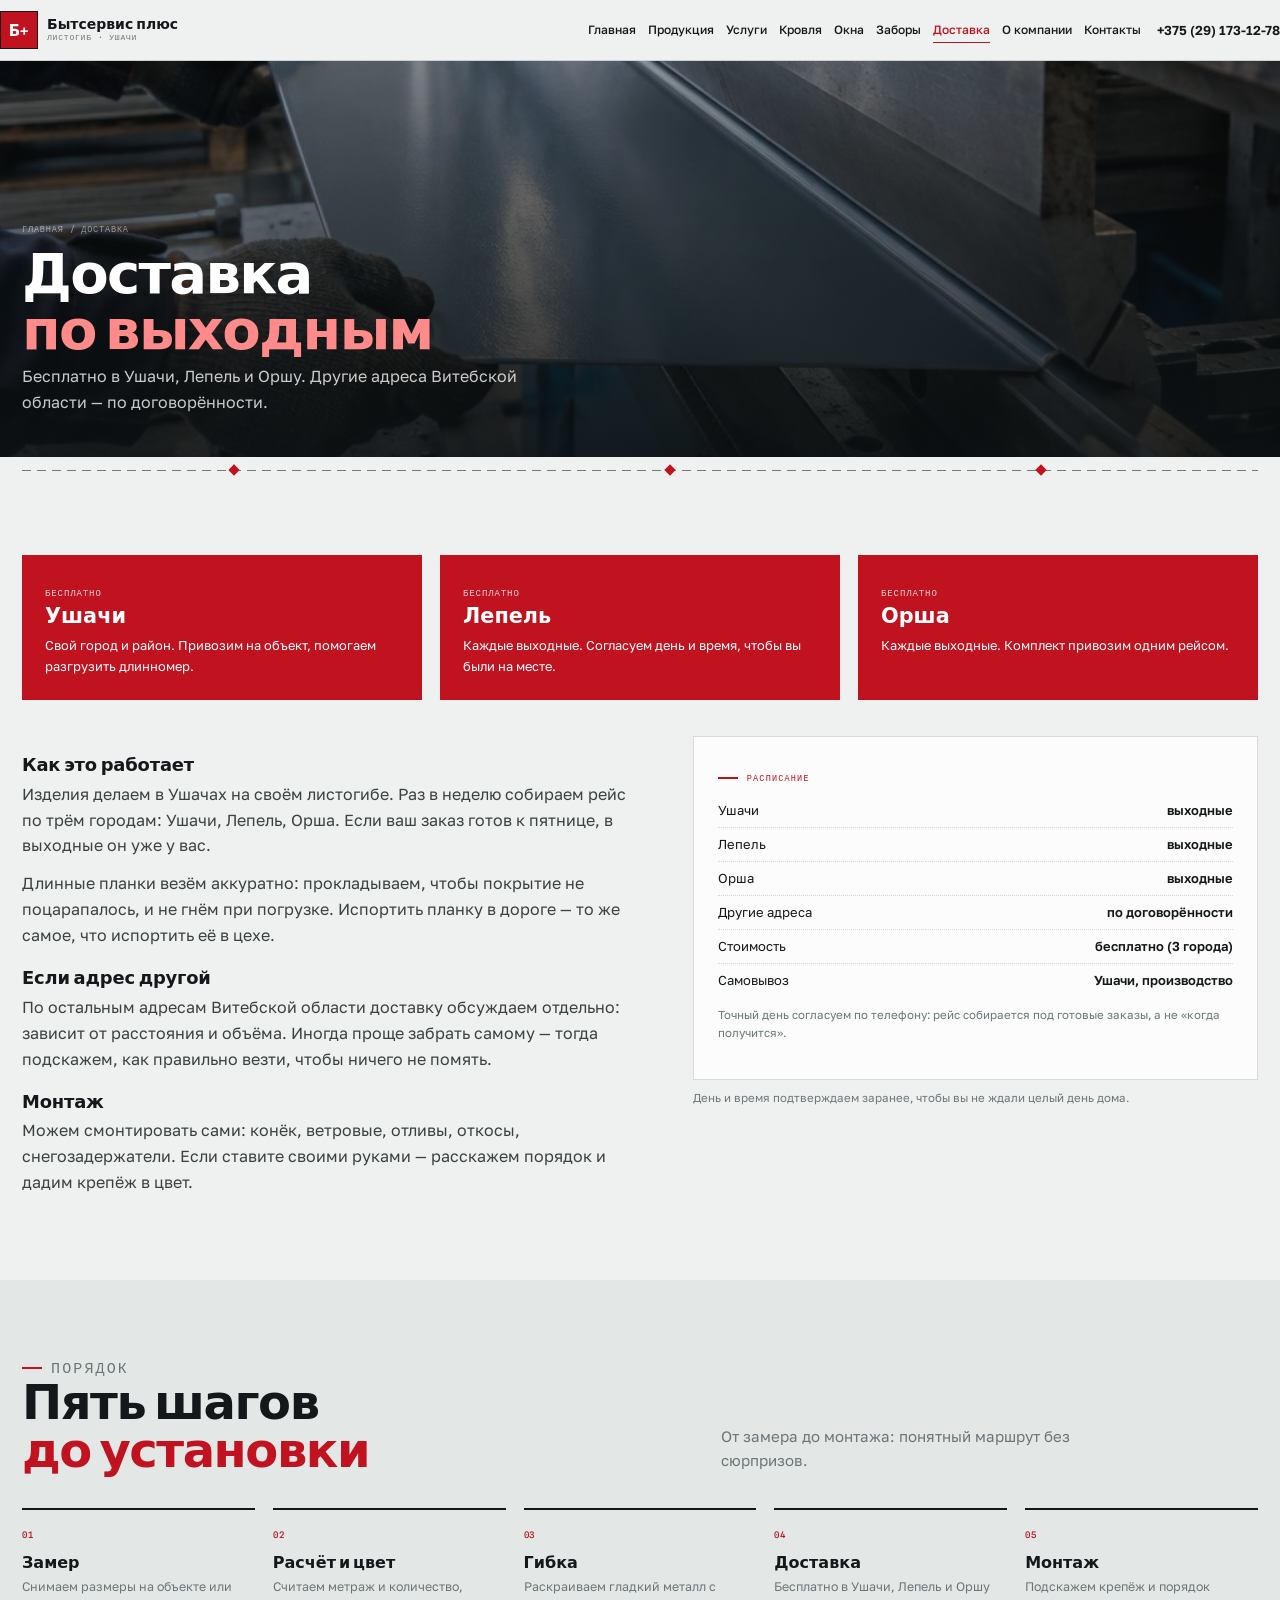
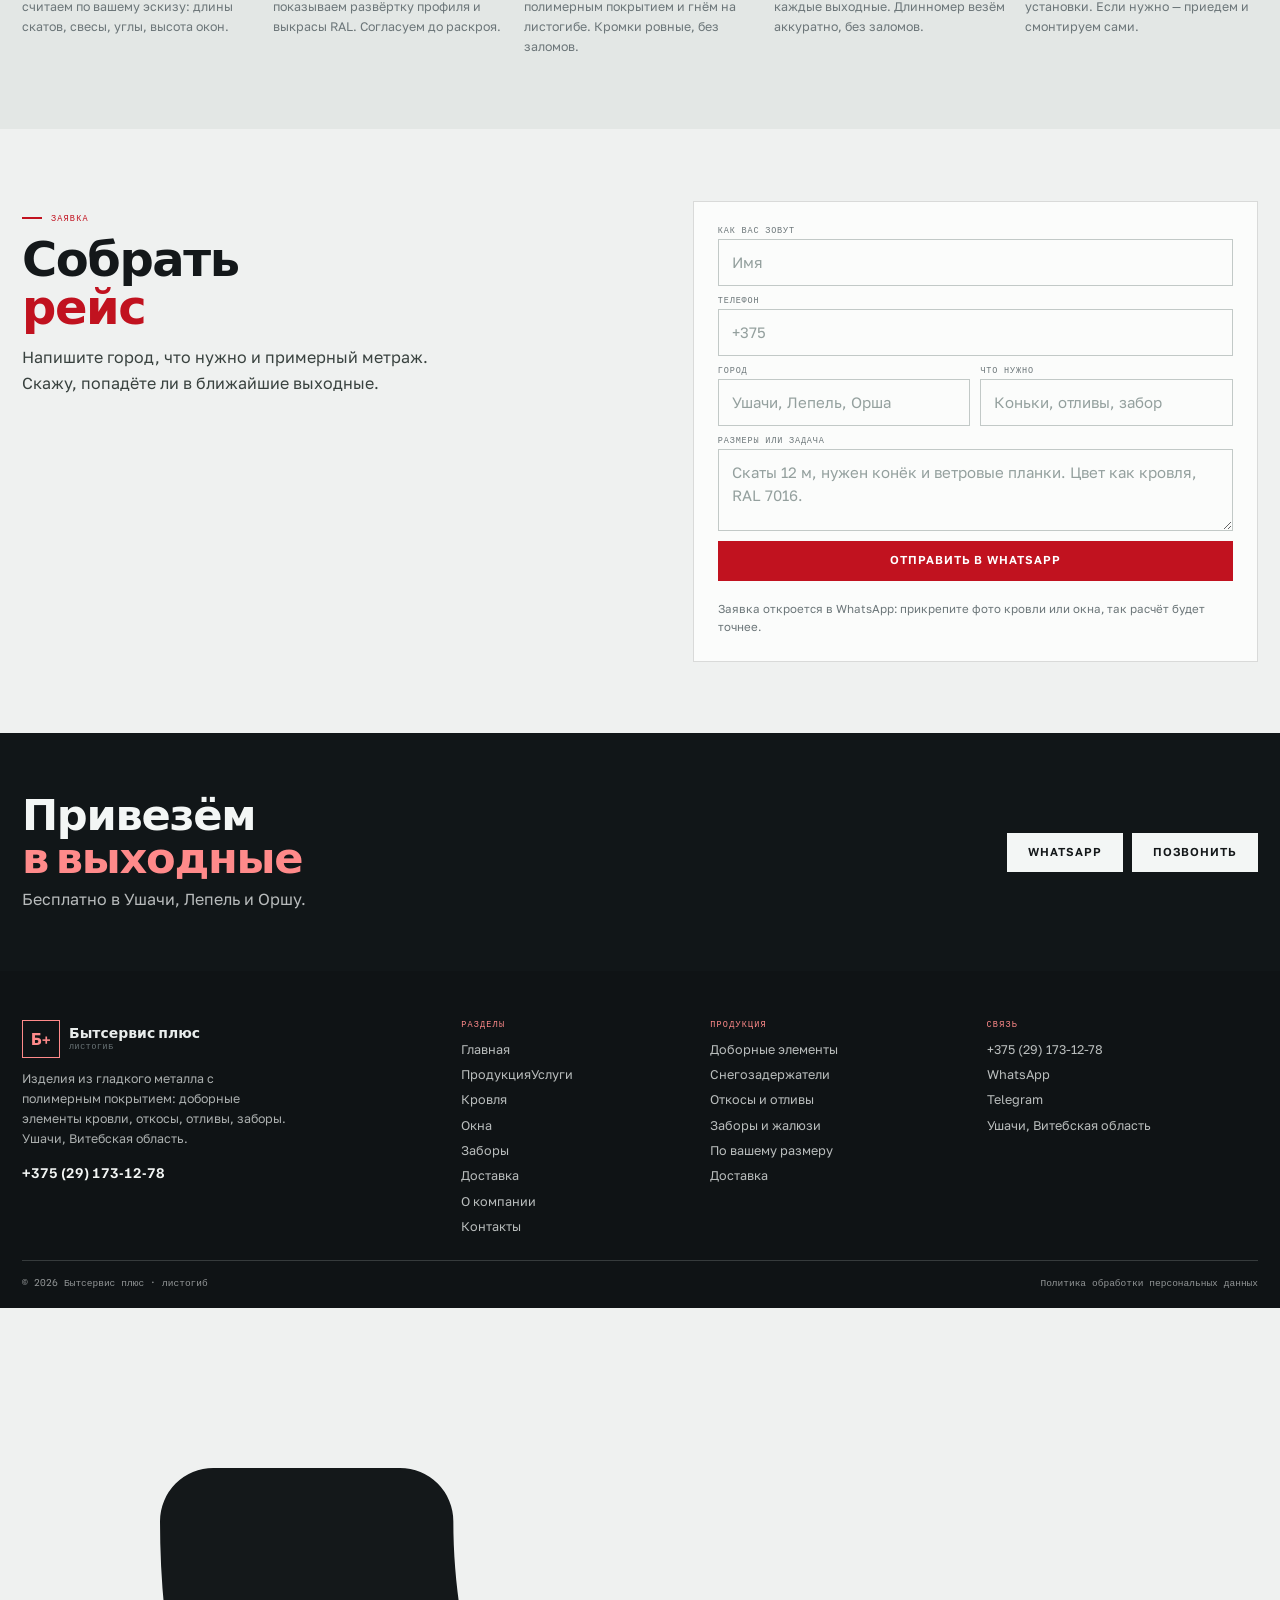
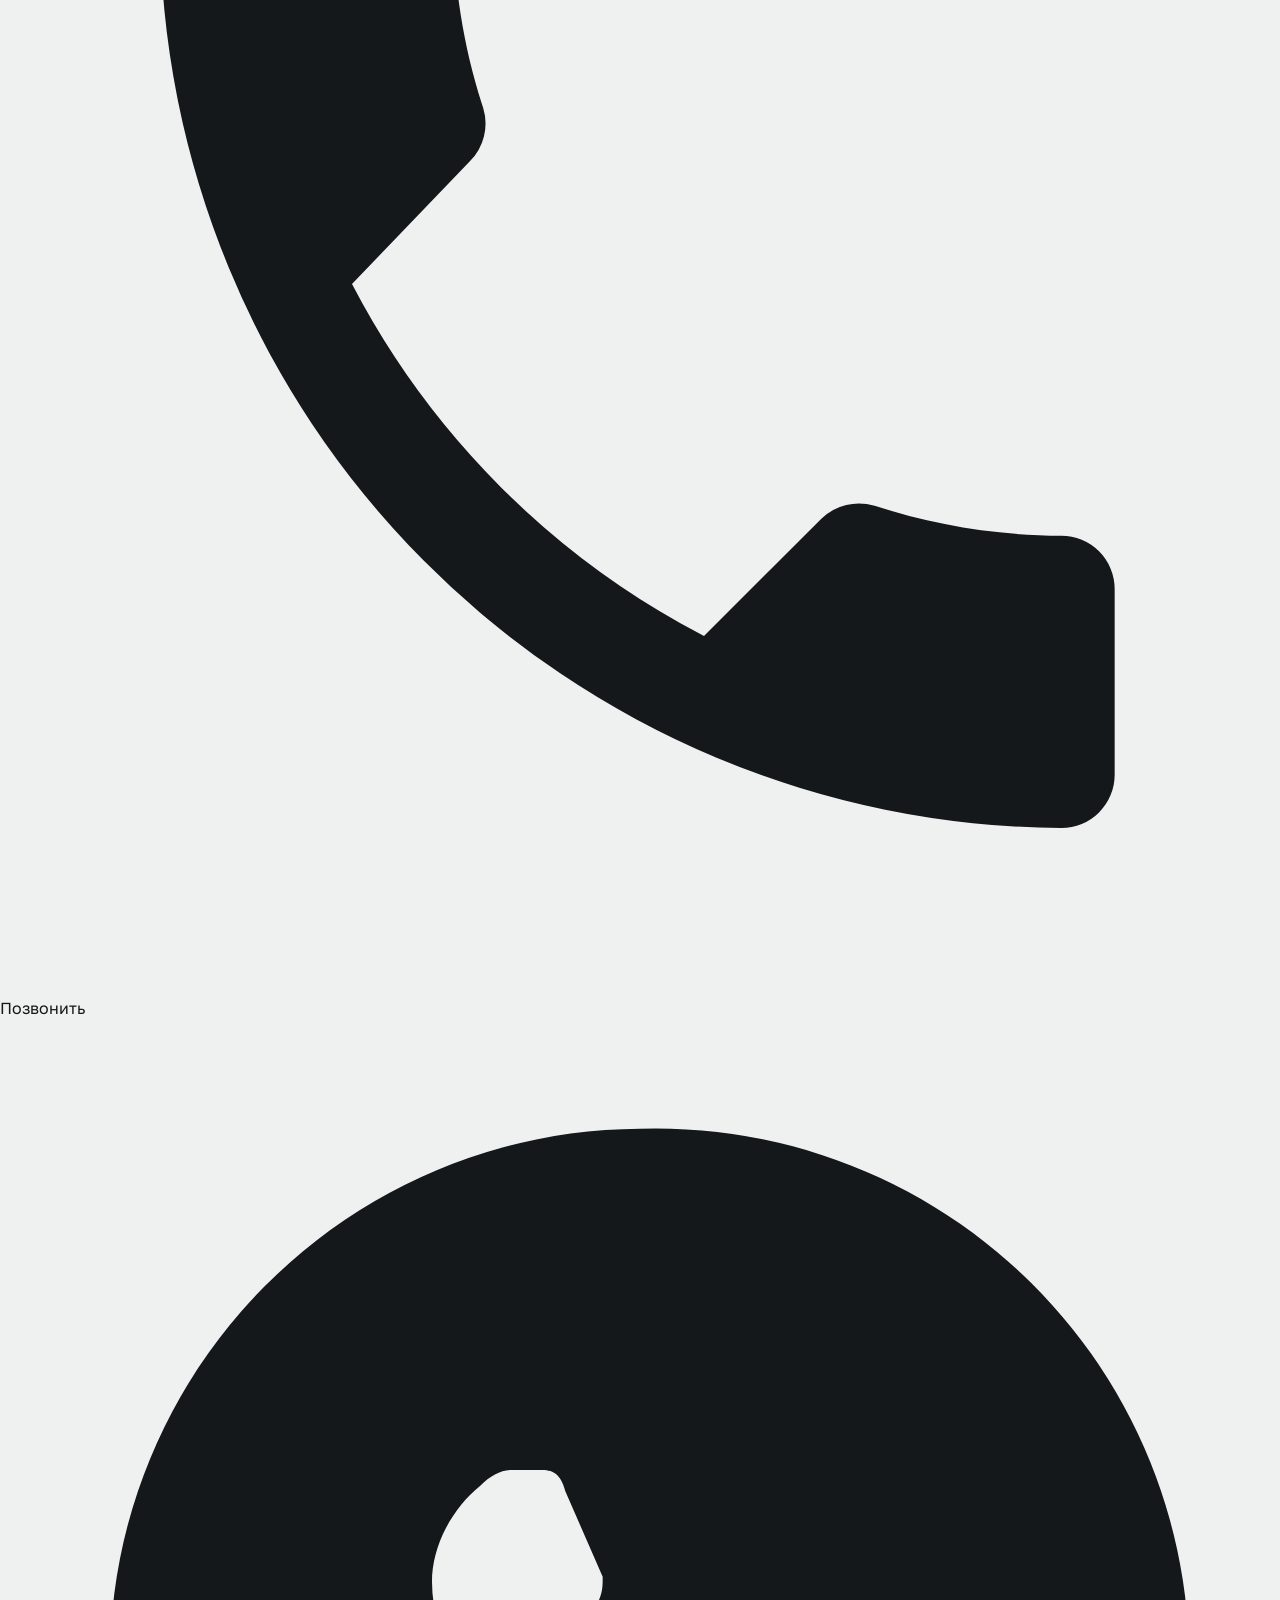
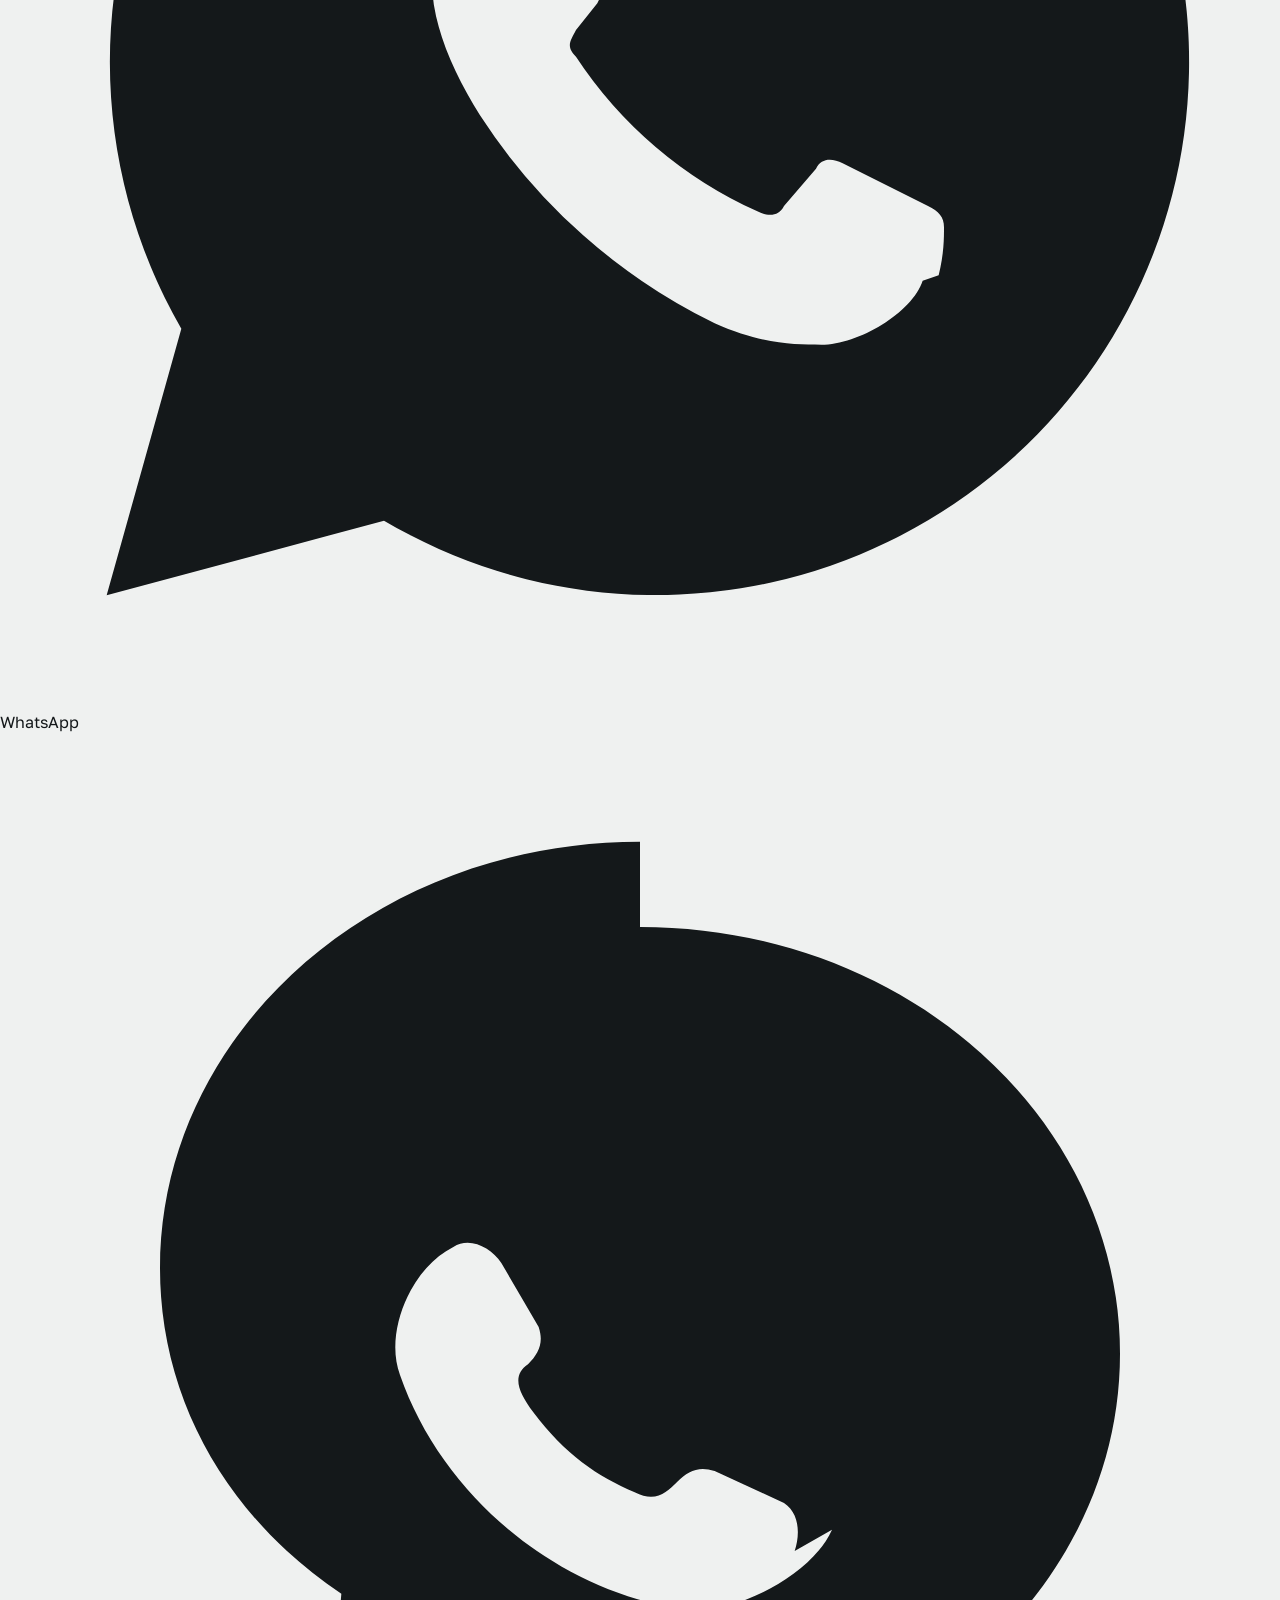
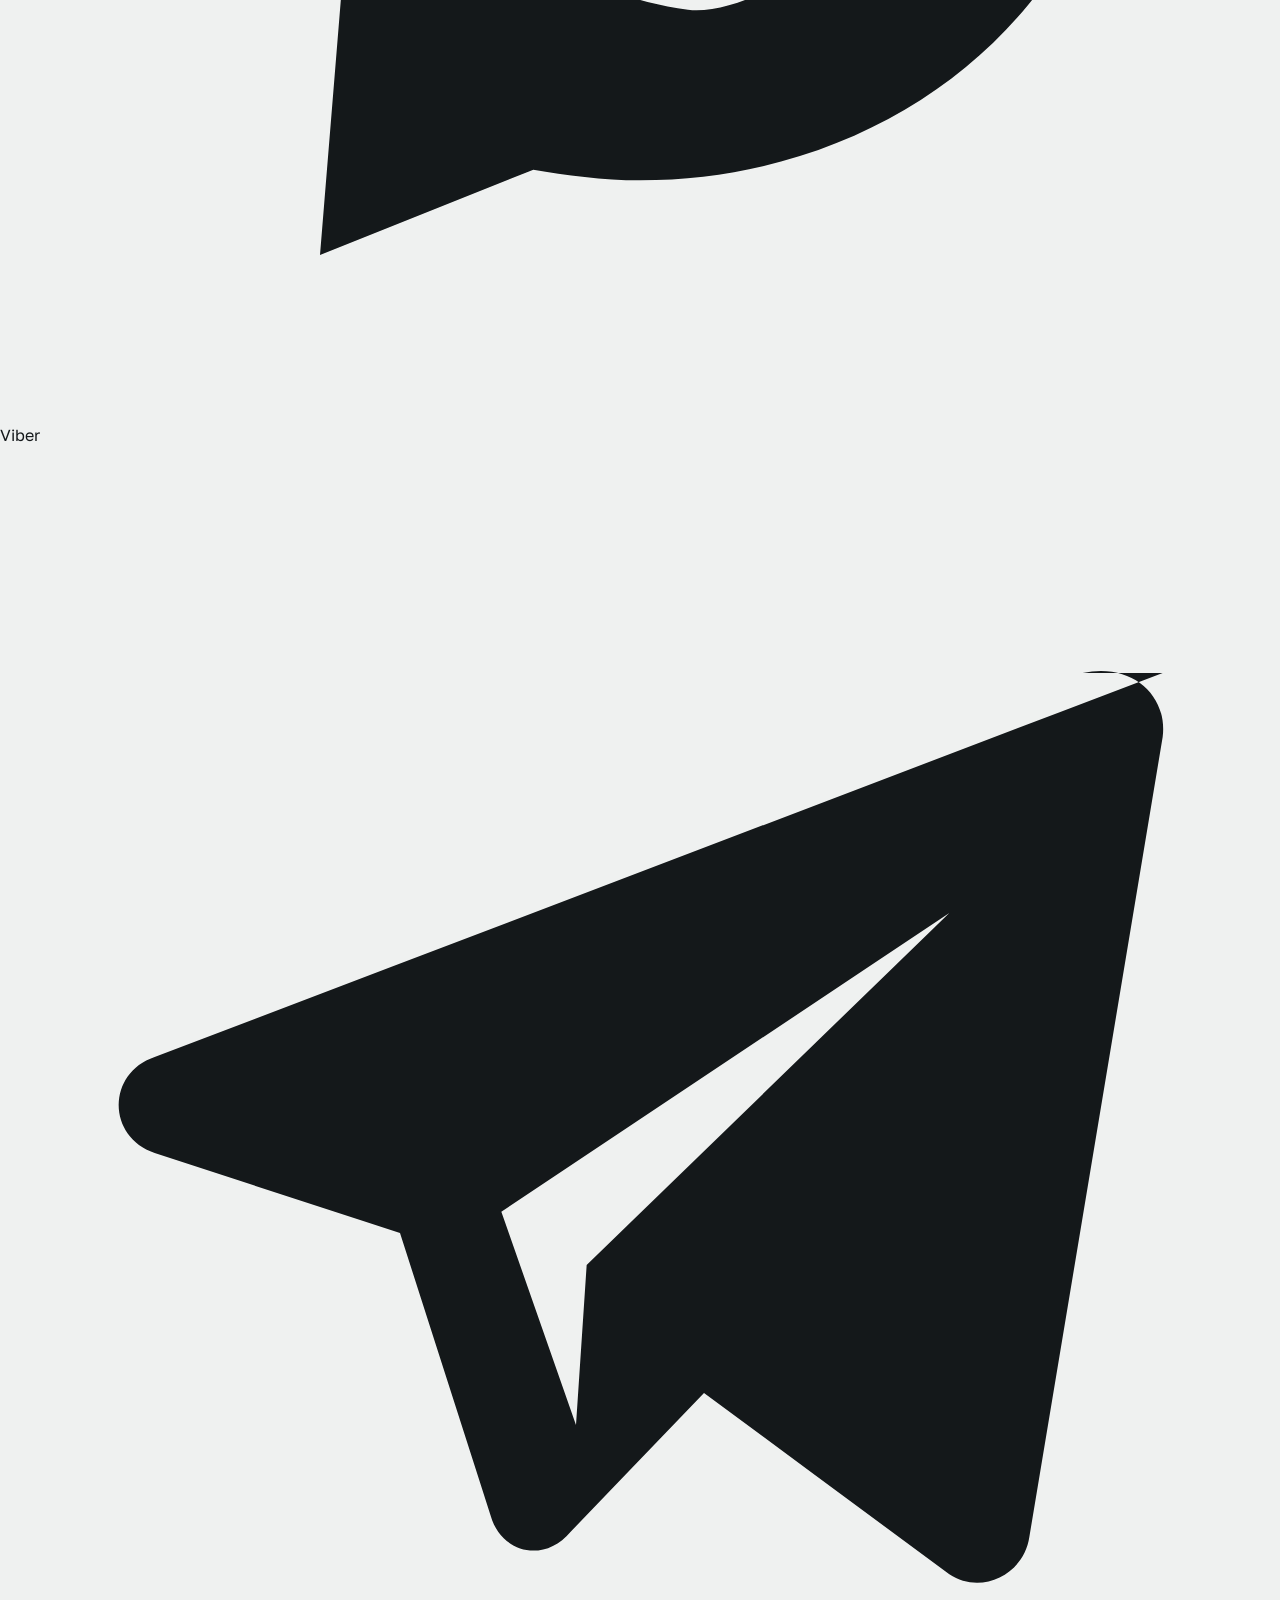
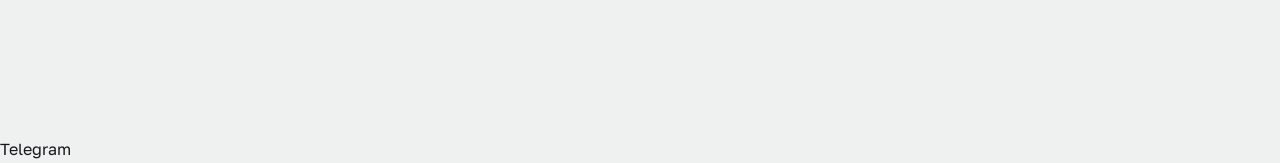
<file: dostavka.html>
<!DOCTYPE html>
<html lang="ru">
<head>
<meta charset="utf-8">
<meta name="viewport" content="width=device-width, initial-scale=1">
<title>Доставка по выходным: Ушачи, Лепель, Орша бесплатно</title>
<meta name="description" content="Бесплатная доставка изделий из металла в Ушачи, Лепель и Оршу каждые выходные. Другие адреса Витебской области по договорённости.">
<meta property="og:title" content="Доставка по выходным: Ушачи, Лепель, Орша бесплатно">
<meta property="og:description" content="Бесплатная доставка изделий из металла в Ушачи, Лепель и Оршу каждые выходные. Другие адреса Витебской области по договорённости.">
<meta property="og:type" content="website">
<meta name="theme-color" content="#EFF1F0">
<style>
:root{--bg:#EFF1F0;--bg2:#E3E7E5;--ink:#14181A;--ink2:#2B3235;--red:#C1121F;--red2:#8F0E18;
--zinc:#6C7679;--line:rgba(20,24,26,.15);--white:#FBFCFB;--pad:22px;--max:1300px;
--d:'Familjen Grotesk',system-ui,sans-serif;--b:'Golos Text',system-ui,sans-serif;--m:'Spline Sans Mono',ui-monospace,monospace}
*{box-sizing:border-box}html{-webkit-text-size-adjust:100%}body{margin:0;background:var(--bg);color:var(--ink);font:16px/1.62 var(--b);-webkit-font-smoothing:antialiased}
img{max-width:100%;display:block}h1,h2,h3{margin:0;font-family:var(--d);font-weight:700;line-height:.99;letter-spacing:-.03em}
a{color:inherit;text-decoration:none}[hidden]{display:none!important}
.wrap{width:100%;max-width:var(--max);margin:0 auto;padding:0 var(--pad)}
.header{position:sticky;top:0;z-index:40;background:rgba(239,241,240,.94);border-bottom:1px solid var(--line);backdrop-filter:blur(8px)}
.header__in{display:flex;align-items:center;gap:16px;padding:11px 0}
.logo{display:flex;align-items:center;gap:9px}
.logo__mark{width:38px;height:38px;border:1.5px solid var(--ink);display:grid;place-items:center;background:var(--red);color:#fff;font:700 15px/1 var(--d)}
.logo__txt{display:flex;flex-direction:column;line-height:1.15}
.logo__txt b{font:700 14px/1 var(--d)}
.logo__txt i{font:500 8px/1.5 var(--m);letter-spacing:.1em;text-transform:uppercase;color:var(--zinc);font-style:normal}
.nav{display:flex;gap:14px;margin-left:auto;font:500 12.5px/1 var(--b)}
.nav a{padding:6px 0;border-bottom:1px solid transparent}
.nav a:hover,.nav a.is-on{border-color:var(--red);color:var(--red)}
.header__tel{font:600 13px/1 var(--b);white-space:nowrap}
.btn{display:inline-flex;align-items:center;justify-content:center;gap:8px;padding:13px 20px;font:600 11.5px/1 var(--b);letter-spacing:.08em;text-transform:uppercase;border:1px solid var(--red);background:var(--red);color:#fff;cursor:pointer;transition:.18s}
.btn:hover{background:var(--red2);border-color:var(--red2)}
.btn--dark{background:var(--ink);border-color:var(--ink);color:#fff}
.btn--dark:hover{background:#000}
.btn--ghost{background:transparent;color:var(--ink);border-color:var(--ink)}
.btn--ghost:hover{background:var(--ink);color:#fff}
.burger{display:none;width:42px;height:36px;border:1px solid var(--ink);background:transparent;align-items:center;justify-content:center;flex-direction:column;gap:4px;cursor:pointer}
.burger i{display:block;width:16px;height:1px;background:var(--ink)}
.burger.is-close i:first-child{transform:rotate(45deg) translateY(3px)}
.burger.is-close i:last-child{transform:rotate(-45deg) translateY(-3px)}
.drawer{position:fixed;inset:0;z-index:90;background:rgba(15,18,20,.76);display:none}
.drawer[data-open]{display:block}
.drawer__in{position:absolute;inset:0 0 0 auto;width:min(400px,92vw);background:var(--bg);padding:18px;overflow-y:auto}
.drawer__top{display:flex;justify-content:space-between;align-items:center;margin-bottom:16px}
.drawer__nav{display:grid;font:700 21px/1 var(--d);letter-spacing:-.01em}
.drawer__nav a{padding:13px 0;border-bottom:1px solid var(--line)}
.drawer__cta{width:100%;margin-top:16px}
.drawer__note{font-size:12px;color:var(--zinc);margin-top:10px}
body.is-locked{overflow:hidden}
.hero{position:relative;min-height:min(94svh,820px);display:flex;align-items:flex-end;overflow:hidden;background:#0F1315}
.hero__img{position:absolute;inset:0;width:100%;height:100%;object-fit:cover}
.hero::after{content:'';position:absolute;inset:0;background:linear-gradient(180deg,rgba(12,16,18,.5),rgba(12,16,18,.12) 42%,rgba(12,16,18,.8) 78%,#0F1315 100%)}
.hero__in{position:relative;z-index:2;width:100%;padding:clamp(28px,4.6vw,58px) 0 clamp(14px,2vw,22px);color:#F4F7F6}
.hero h1{font-size:clamp(2rem,5.6vw,4.6rem);letter-spacing:-.04em;color:#fff}
.hero h1 em{font-style:normal;color:#FF8A8A}
.hero__lede{max-width:44ch;margin:14px 0 18px;color:rgba(244,247,246,.86)}
.hero__acts{display:flex;flex-wrap:wrap;gap:9px;margin-bottom:clamp(14px,2.2vw,26px)}
.hero__acts .btn--ghost{color:#fff;border-color:rgba(255,255,255,.6)}
.hero__acts .btn--ghost:hover{background:#fff;color:var(--ink)}
.hero__facts{display:grid;grid-template-columns:repeat(4,minmax(0,1fr));border-top:1px solid rgba(255,255,255,.28);gap:0 12px}
.hero__facts div{padding:11px 0 0}
.hero__facts b{display:block;font:700 clamp(.92rem,1.4vw,1.1rem)/1.2 var(--d)}
.hero__facts span{font:500 8.5px/1.5 var(--m);letter-spacing:.06em;text-transform:uppercase;color:#FF8A8A}
@media (max-width:1024px){.nav{display:none}.burger{display:flex}.header__tel{display:none}.hero__facts{grid-template-columns:1fr 1fr}}
@media (max-width:380px){.header .btn{display:none}}
</style>
<link rel="preconnect" href="https://fonts.googleapis.com">
<link rel="preconnect" href="https://fonts.gstatic.com" crossorigin>
<link href="https://fonts.googleapis.com/css2?family=Familjen+Grotesk:wght@600;700&family=Golos+Text:wght@400;500;600&family=Spline+Sans+Mono:wght@400;500&display=swap" rel="stylesheet">
<link rel="stylesheet" href="assets/css/style.v3.css">
<link rel="icon" href="assets/img/favicon.svg" type="image/svg+xml">
</head>
<body>
<header class="header"><div class="header__in wrap">
<a class="logo" href="index.html"><span class="logo__mark">Б+</span><span class="logo__txt"><b>Бытсервис плюс</b><i>листогиб · Ушачи</i></span></a>
<nav class="nav" aria-label="Основное меню"><a href="index.html">Главная</a><a href="produkciya.html">Продукция</a><a href="uslugi.html">Услуги</a><a href="krovlya.html">Кровля</a><a href="otkosy.html">Окна</a><a href="zabori.html">Заборы</a><a href="dostavka.html" class="is-on">Доставка</a><a href="o-kompanii.html">О компании</a><a href="kontakty.html">Контакты</a></nav>
<a class="header__tel" href="tel:+375291731278">+375 (29) 173-12-78</a>
<a class="btn" href="#zayavka">Рассчитать метраж</a>
<button class="burger" type="button" aria-label="Меню" aria-expanded="false" aria-controls="drawer"><i></i><i></i><i></i></button>
</div></header>
<div class="drawer" id="drawer" role="dialog" aria-modal="true" aria-label="Меню" hidden>
<div class="drawer__in">
<div class="drawer__top">
<a class="logo" href="index.html"><span class="logo__mark">Б+</span><span class="logo__txt"><b>Бытсервис плюс</b><i>Ушачи</i></span></a>
<button class="burger is-close" type="button" data-close aria-label="Закрыть меню"><i></i><i></i></button>
</div>
<nav class="drawer__nav"><a href="index.html">Главная</a><a href="produkciya.html">Продукция</a><a href="uslugi.html">Услуги</a><a href="krovlya.html">Кровля</a><a href="otkosy.html">Окна</a><a href="zabori.html">Заборы</a><a href="dostavka.html">Доставка</a><a href="o-kompanii.html">О компании</a><a href="kontakty.html">Контакты</a></nav>
<a class="btn drawer__cta" href="tel:+375291731278">Позвонить +375 (29) 173-12-78</a>
<p class="drawer__note">Гибка гладкого металла с полимерным покрытием: коньки, ветровые планки, отливы, откосы, снегозадержатели, заборы. Цвета по RAL. Бесплатная доставка в Ушачи, Лепель и Оршу каждые выходные.</p>
</div></div>
<main>
<section class="phero"><img src="assets/img/bender.jpg" alt="Листогиб" width="1024" height="1024">
<div class="phero__in"><div class="wrap"><div class="crumbs"><a href="index.html">Главная</a> / Доставка</div>
<h1>Доставка<br><em>по выходным</em></h1><p>Бесплатно в Ушачи, Лепель и Оршу. Другие адреса Витебской области — по договорённости.</p></div></div></section>
<div class="fold" aria-hidden="true"><i style="left:18%"></i><i style="left:52%"></i><i style="left:81%"></i></div>
<section class="section"><div class="wrap">
<div class="towns" style="grid-template-columns:repeat(3,minmax(0,1fr))">
<div class="town town--free"><span>бесплатно</span><b>Ушачи</b><p>Свой город и район. Привозим на объект, помогаем разгрузить длинномер.</p></div>
<div class="town town--free"><span>бесплатно</span><b>Лепель</b><p>Каждые выходные. Согласуем день и время, чтобы вы были на месте.</p></div>
<div class="town town--free"><span>бесплатно</span><b>Орша</b><p>Каждые выходные. Комплект привозим одним рейсом.</p></div>
</div>
<div class="two" style="margin-top:clamp(20px,3vw,36px)">
<div class="prose">
<h3>Как это работает</h3>
<p>Изделия делаем в Ушачах на своём листогибе. Раз в неделю собираем рейс по трём городам: Ушачи, Лепель, Орша. Если ваш заказ готов к пятнице, в выходные он уже у вас.</p>
<p>Длинные планки везём аккуратно: прокладываем, чтобы покрытие не поцарапалось, и не гнём при погрузке. Испортить планку в дороге — то же самое, что испортить её в цехе.</p>
<h3>Если адрес другой</h3>
<p>По остальным адресам Витебской области доставку обсуждаем отдельно: зависит от расстояния и объёма. Иногда проще забрать самому — тогда подскажем, как правильно везти, чтобы ничего не помять.</p>
<h3>Монтаж</h3>
<p>Можем смонтировать сами: конёк, ветровые, отливы, откосы, снегозадержатели. Если ставите своими руками — расскажем порядок и дадим крепёж в цвет.</p>
</div>
<div><div class="card"><p class="eyebrow">расписание</p>
<table class="spec"><tbody>
<tr><td>Ушачи</td><td>выходные</td></tr>
<tr><td>Лепель</td><td>выходные</td></tr>
<tr><td>Орша</td><td>выходные</td></tr>
<tr><td>Другие адреса</td><td>по договорённости</td></tr>
<tr><td>Стоимость</td><td>бесплатно (3 города)</td></tr>
<tr><td>Самовывоз</td><td>Ушачи, производство</td></tr>
</tbody></table>
<p class="note">Точный день согласуем по телефону: рейс собирается под готовые заказы, а не «когда получится».</p></div>
<p class="hint">День и время подтверждаем заранее, чтобы вы не ждали целый день дома.</p></div>
</div>
</div></section>
<section class="section section--dim"><div class="wrap">
<div class="sec-head"><div><p class="eyebrow">порядок</p><h2 class="h2">Пять шагов<br><em>до установки</em></h2></div>
<p>От замера до монтажа: понятный маршрут без сюрпризов.</p></div>
<div class="steps">
<div class="step"><span>01</span><b>Замер</b><p>Снимаем размеры на объекте или считаем по вашему эскизу: длины скатов, свесы, углы, высота окон.</p></div><div class="step"><span>02</span><b>Расчёт и цвет</b><p>Считаем метраж и количество, показываем развёртку профиля и выкрасы RAL. Согласуем до раскроя.</p></div><div class="step"><span>03</span><b>Гибка</b><p>Раскраиваем гладкий металл с полимерным покрытием и гнём на листогибе. Кромки ровные, без заломов.</p></div><div class="step"><span>04</span><b>Доставка</b><p>Бесплатно в Ушачи, Лепель и Оршу каждые выходные. Длинномер везём аккуратно, без заломов.</p></div><div class="step"><span>05</span><b>Монтаж</b><p>Подскажем крепёж и порядок установки. Если нужно — приедем и смонтируем сами.</p></div>
</div>
</div></section>
<section class="section" id="zayavka"><div class="wrap"><div class="two">
<div><p class="eyebrow">заявка</p><h2 class="h2" style="margin-bottom:12px">Собрать<br><em>рейс</em></h2>
<p style="color:#39423F;max-width:44ch">Напишите город, что нужно и примерный метраж. Скажу, попадёте ли в ближайшие выходные.</p></div>
<div class="card"><form class="form" id="lead">
<label>Как вас зовут<input type="text" id="lName" placeholder="Имя" required></label>
<label>Телефон<input type="tel" id="lTel" placeholder="+375" required></label>
<div class="row2"><label>Город<input type="text" id="lCity" placeholder="Ушачи, Лепель, Орша"></label><label>Что нужно<input type="text" id="lObj" placeholder="Коньки, отливы, забор"></label></div>
<label>Размеры или задача<textarea id="lTask" placeholder="Скаты 12 м, нужен конёк и ветровые планки. Цвет как кровля, RAL 7016."></textarea></label>
<button class="btn" type="submit">Отправить в WhatsApp</button>
<p class="hint">Заявка откроется в WhatsApp: прикрепите фото кровли или окна, так расчёт будет точнее.</p>
</form></div>
</div></div></section>
<section class="cta"><div class="wrap cta__in"><div><h2>Привезём<br><em>в выходные</em></h2><p>Бесплатно в Ушачи, Лепель и Оршу.</p></div>
<div class="cta__acts"><a class="btn btn--light" href="https://wa.me/375291731278" target="_blank" rel="noopener">WhatsApp</a><a class="btn btn--light" href="tel:+375291731278">Позвонить</a></div></div></section>
</main>
<footer class="footer"><div class="wrap">
<div class="footer__top">
<div class="footer__about"><a class="logo logo--f" href="index.html"><span class="logo__mark">Б+</span><span class="logo__txt"><b>Бытсервис плюс</b><i>листогиб</i></span></a>
<p>Изделия из гладкого металла с полимерным покрытием: доборные элементы кровли, откосы, отливы, заборы. Ушачи, Витебская область.</p>
<a class="footer__tel" href="tel:+375291731278">+375 (29) 173-12-78</a>
</div>
<div><h4>Разделы</h4><ul><li><a href="index.html">Главная</a></li><li><a href="produkciya.html">Продукция</a><a href="uslugi.html">Услуги</a></li><li><a href="krovlya.html">Кровля</a></li><li><a href="otkosy.html">Окна</a></li><li><a href="zabori.html">Заборы</a></li><li><a href="dostavka.html">Доставка</a></li><li><a href="o-kompanii.html">О компании</a></li><li><a href="kontakty.html">Контакты</a></li></ul></div>
<div><h4>Продукция</h4><ul><li><a href="krovlya.html">Доборные элементы</a></li><li><a href="krovlya.html#sneg">Снегозадержатели</a></li><li><a href="otkosy.html">Откосы и отливы</a></li><li><a href="zabori.html">Заборы и жалюзи</a></li><li><a href="produkciya.html#drugoe">По вашему размеру</a></li><li><a href="dostavka.html">Доставка</a></li></ul></div>
<div><h4>Связь</h4><ul><li><a href="tel:+375291731278">+375 (29) 173-12-78</a></li><li><a href="https://wa.me/375291731278" target="_blank" rel="noopener">WhatsApp</a></li><li><a href="https://t.me/+375291731278" target="_blank" rel="noopener">Telegram</a></li><li><a href="https://yandex.by/maps/?text=%D0%A3%D1%88%D0%B0%D1%87%D0%B8%20%D0%91%D1%8B%D1%82%D1%81%D0%B5%D1%80%D0%B2%D0%B8%D1%81%20%D0%BF%D0%BB%D1%8E%D1%81%20%D0%BB%D0%B8%D1%81%D1%82%D0%BE%D0%B3%D0%B8%D0%B1%20%D0%BC%D0%B5%D1%82%D0%B0%D0%BB%D0%BB" target="_blank" rel="noopener">Ушачи, Витебская область</a></li></ul></div>
</div>
<div class="footer__bottom"><span>© <span id="yr">2026</span> Бытсервис плюс · листогиб</span>
<span><a href="politika.html">Политика обработки персональных данных</a></span></div>
</div></footer>
<div class="mbar" role="navigation" aria-label="Быстрая связь">
<a href="tel:+375291731278"><svg viewBox="0 0 24 24" fill="currentColor" aria-hidden="true"><path d="M6.6 10.8a15.5 15.5 0 0 0 6.6 6.6l2.2-2.2a1 1 0 0 1 1-.24c1.1.36 2.3.56 3.5.56a1 1 0 0 1 1 1V20a1 1 0 0 1-1 1A17 17 0 0 1 3 4a1 1 0 0 1 1-1h3.5a1 1 0 0 1 1 1c0 1.2.2 2.4.56 3.5a1 1 0 0 1-.25 1z"/></svg>Позвонить</a>
<a href="https://wa.me/375291731278" target="_blank" rel="noopener"><svg viewBox="0 0 24 24" fill="currentColor" aria-hidden="true"><path d="M12 2a10 10 0 0 0-8.6 15L2 22l5.2-1.4A10 10 0 1 0 12 2m5.3 14.1c-.2.6-1.2 1.2-1.9 1.2-.5 0-1.1 0-2-.4a11 11 0 0 1-4.4-3.9c-.5-.8-.9-1.7-.9-2.5 0-.7.4-1.4.9-1.8.2-.2.4-.3.6-.3h.5c.2 0 .4 0 .5.4l.7 1.6c0 .2 0 .3-.1.5l-.4.5c-.1.2-.2.3 0 .5a8 8 0 0 0 3.4 2.9c.2.1.4.1.5-.1l.6-.7c.1-.2.3-.2.5-.1l1.6.8c.2.1.3.2.3.4s0 .5-.1.9"/></svg>WhatsApp</a>
<a href="viber://chat?number=%2B375291731278"><svg viewBox="0 0 24 24" fill="currentColor" aria-hidden="true"><path d="M12 2C7 2 3 5.6 3 10c0 2.5 1.3 4.7 3.4 6.1L6 21l4-1.6c.6.1 1.3.2 2 .2 5 0 9-3.6 9-8s-4-8-9-8m3.6 11.3c-.4.9-1.9 1.6-2.7 1.5-2.4-.3-4.6-2.1-5.4-4.4-.3-.8.2-2 1-2.4.3-.2.7 0 .9.3l.7 1.2c.1.3 0 .5-.2.7-.3.2-.2.5.1.9.6.8 1.2 1.2 1.9 1.5.4.2.6 0 .8-.2s.4-.3.7-.2l1.3.6c.3.2.3.6.2.9"/></svg>Viber</a>
<a href="https://t.me/+375291731278" target="_blank" rel="noopener"><svg viewBox="0 0 24 24" fill="currentColor" aria-hidden="true"><path d="M21.8 4.2 2.9 11.4c-.9.3-.9 1.5 0 1.8l4.6 1.5 1.7 5.3c.2.7 1 .9 1.5.3l2.5-2.6 4.6 3.4c.6.4 1.4 0 1.5-.7l2.5-15c.1-.8-.6-1.4-1.5-1.2M9.4 14.3l8.4-5.6-6.8 6.6-.2 3z"/></svg>Telegram</a>
</div>
<script src="assets/js/main.v1.js"></script>
</body>
</html>
</file>
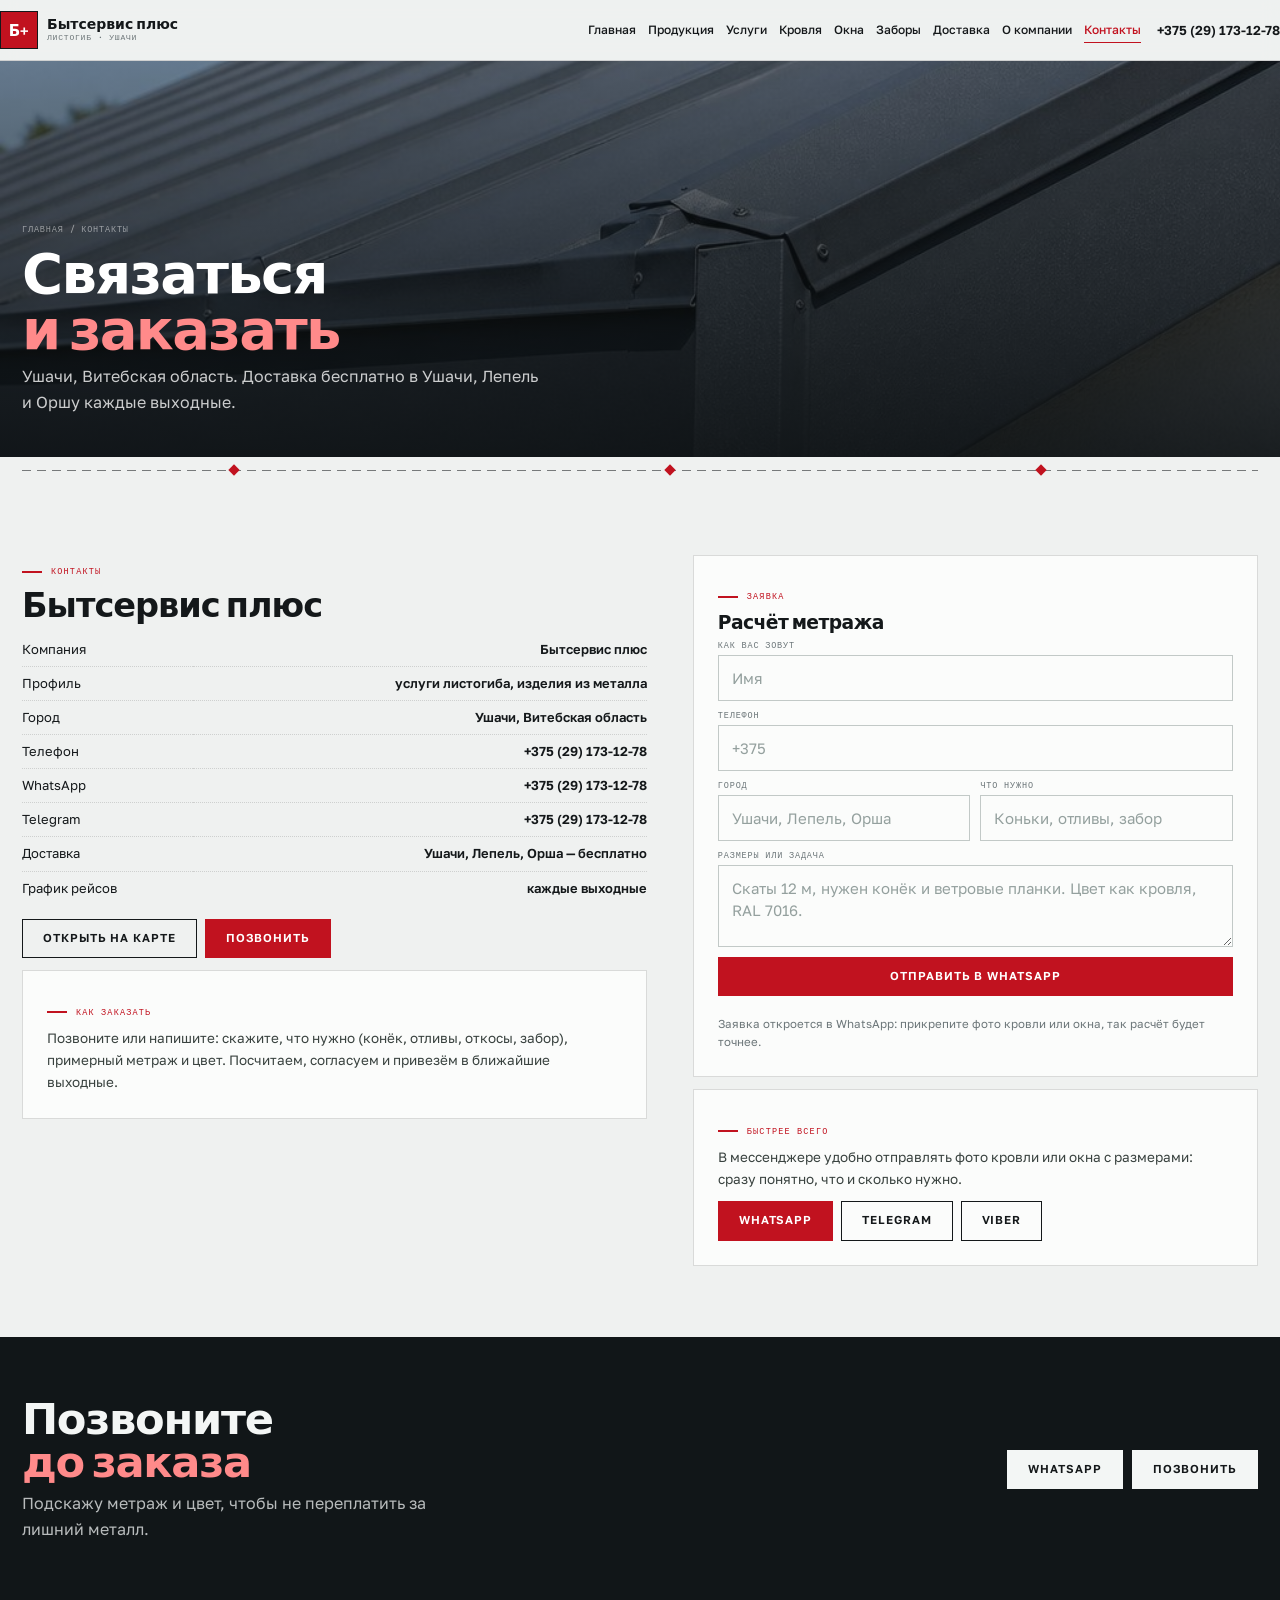
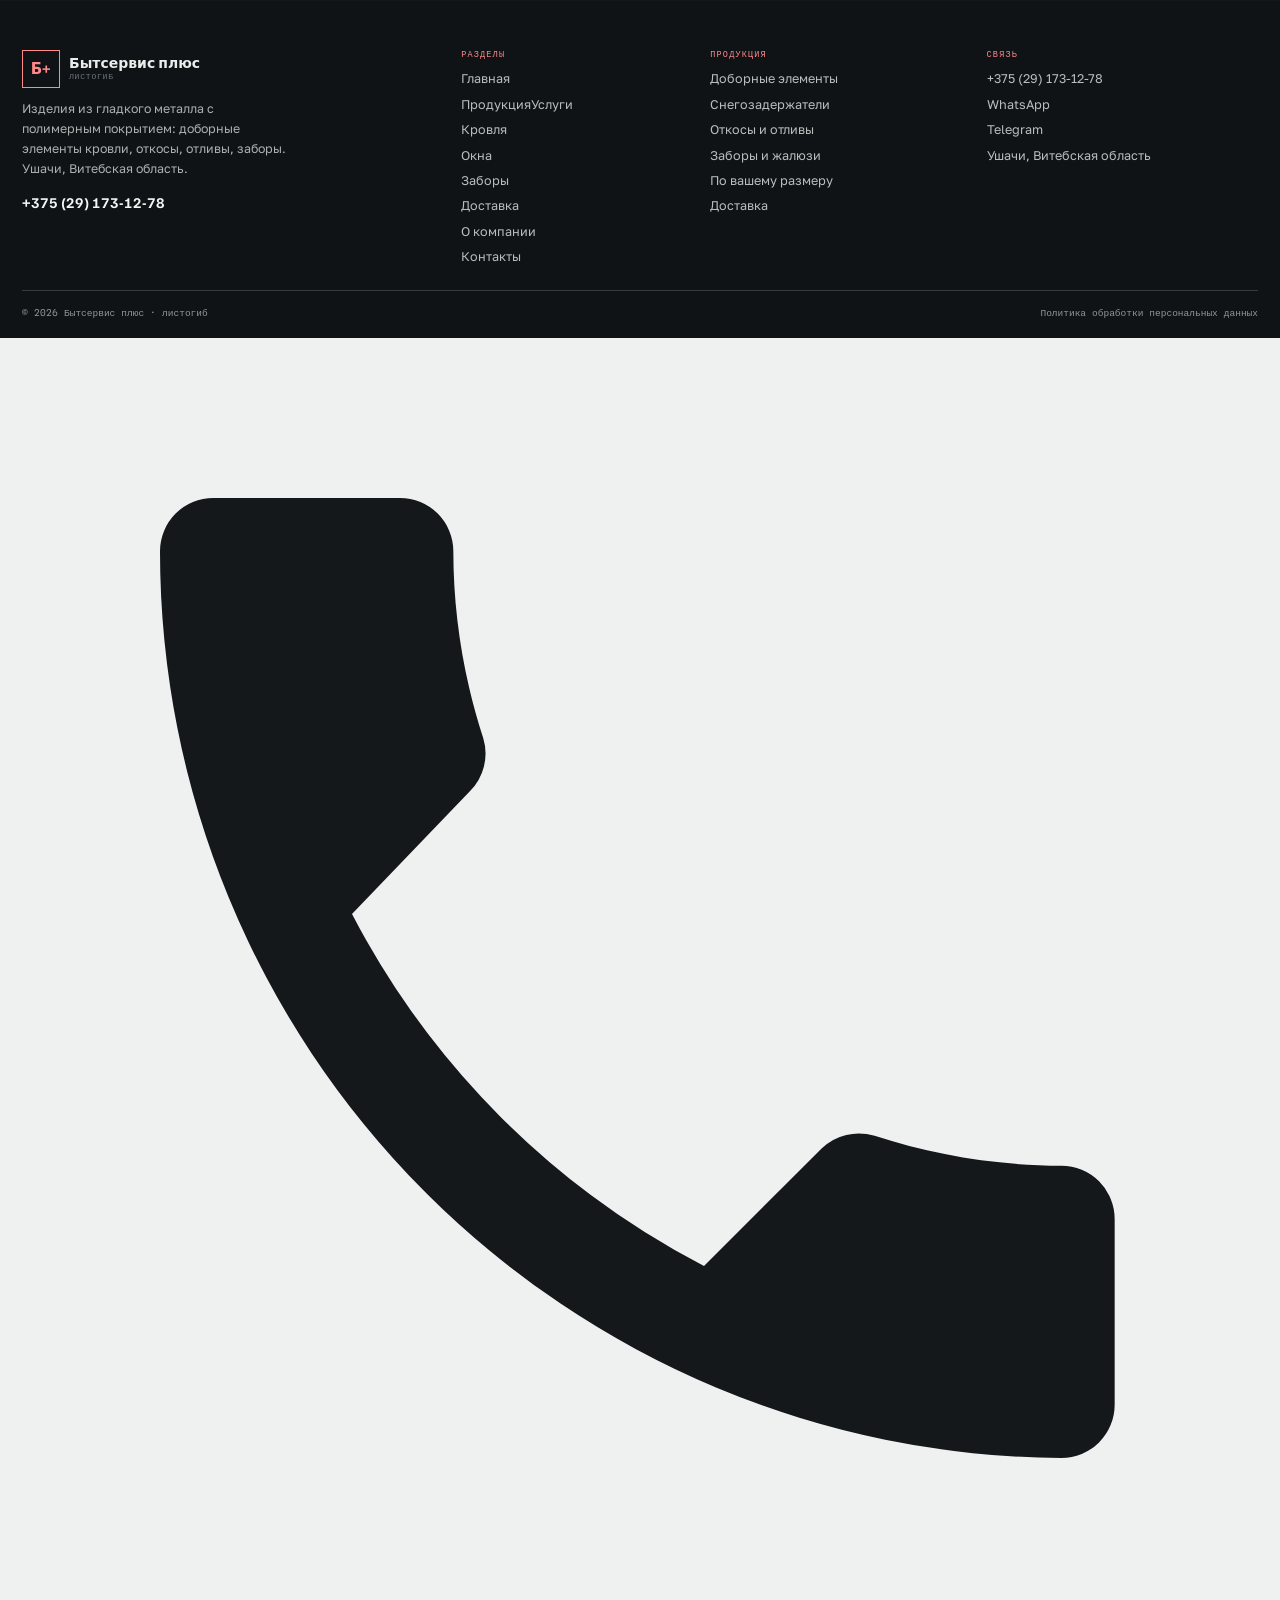
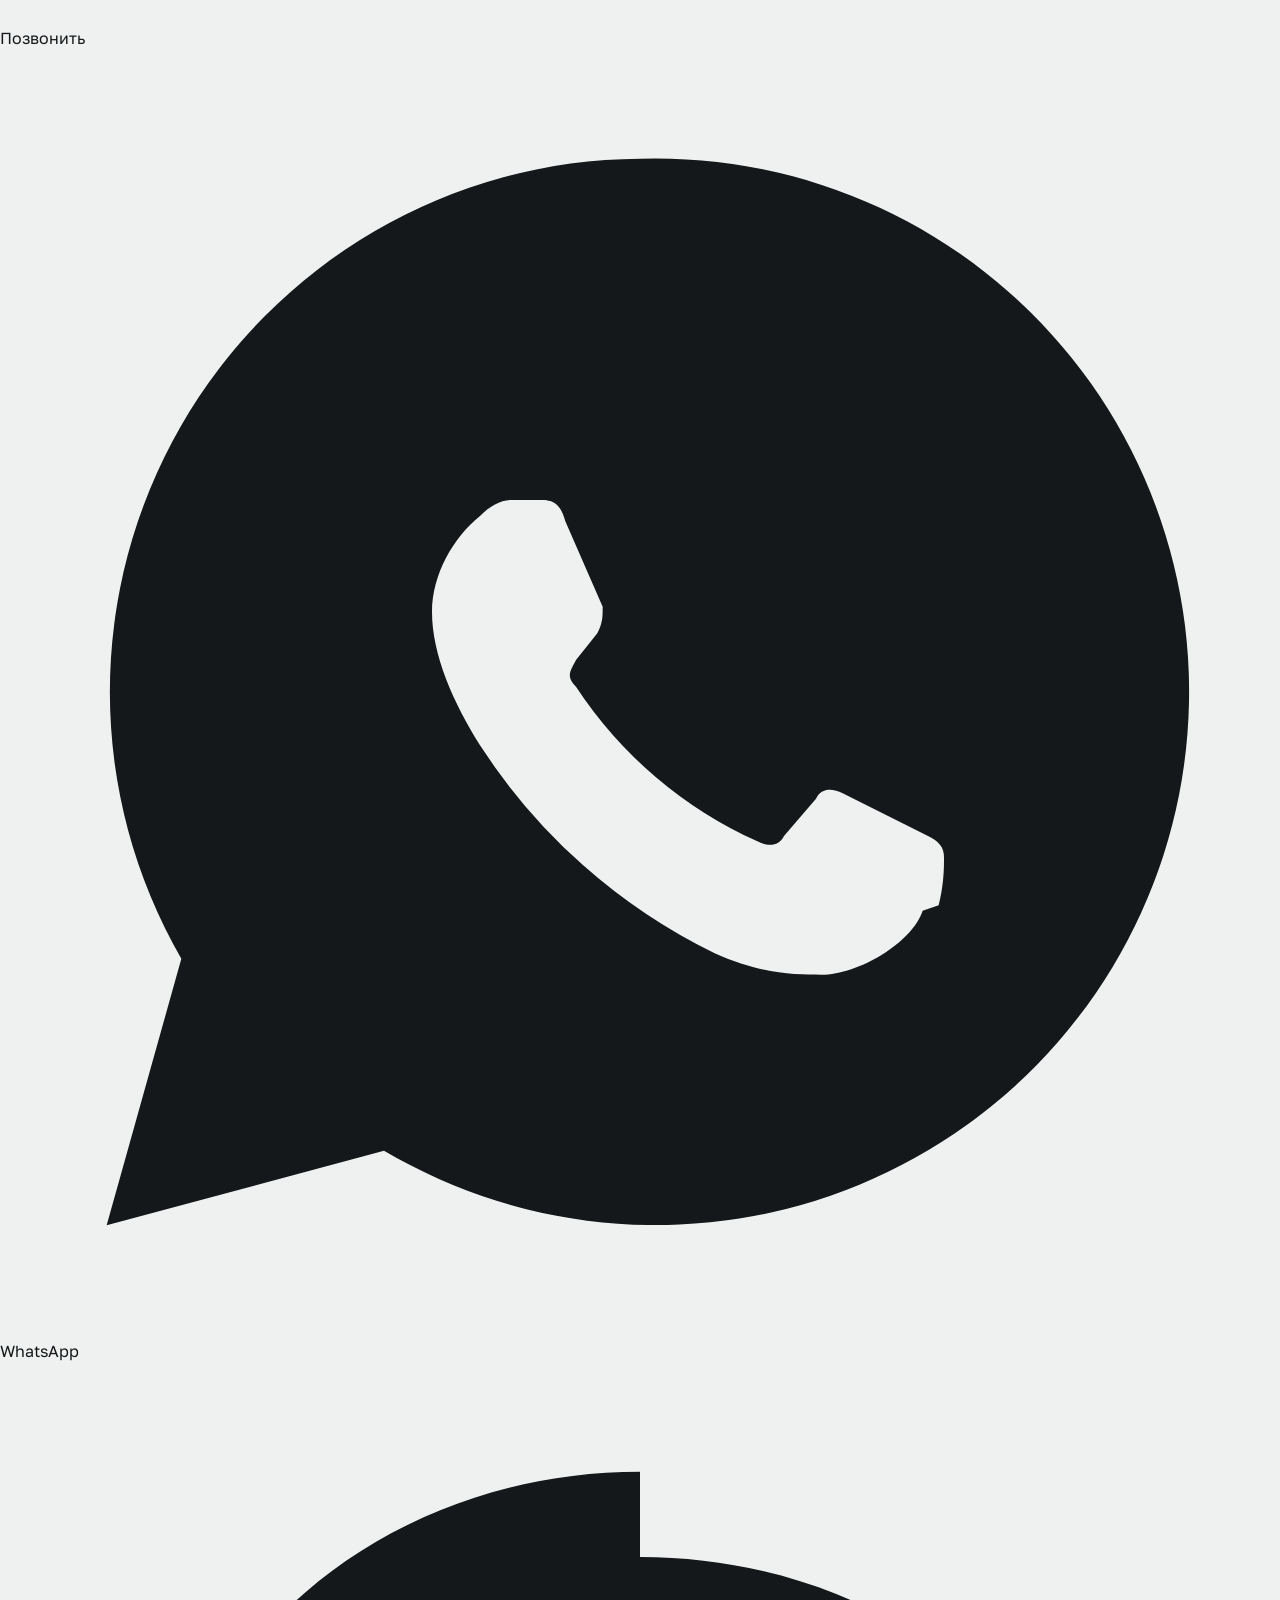
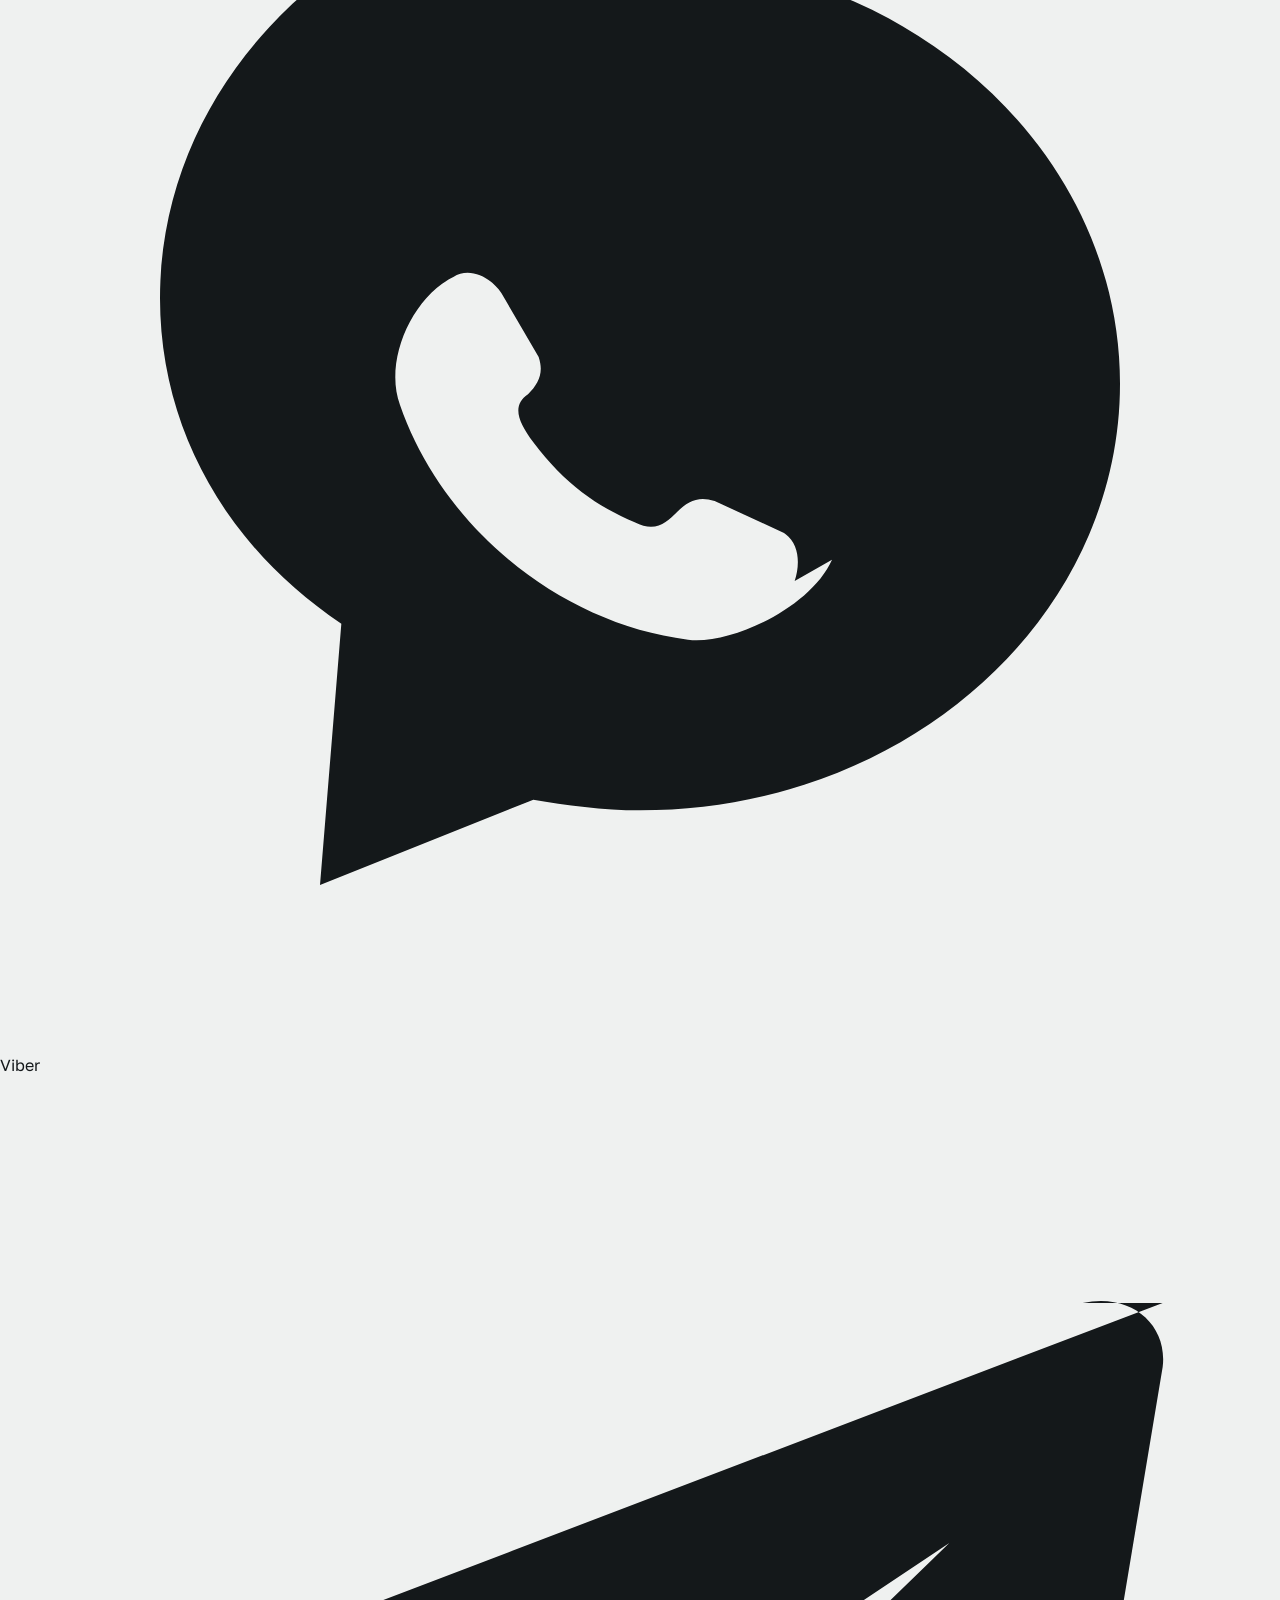
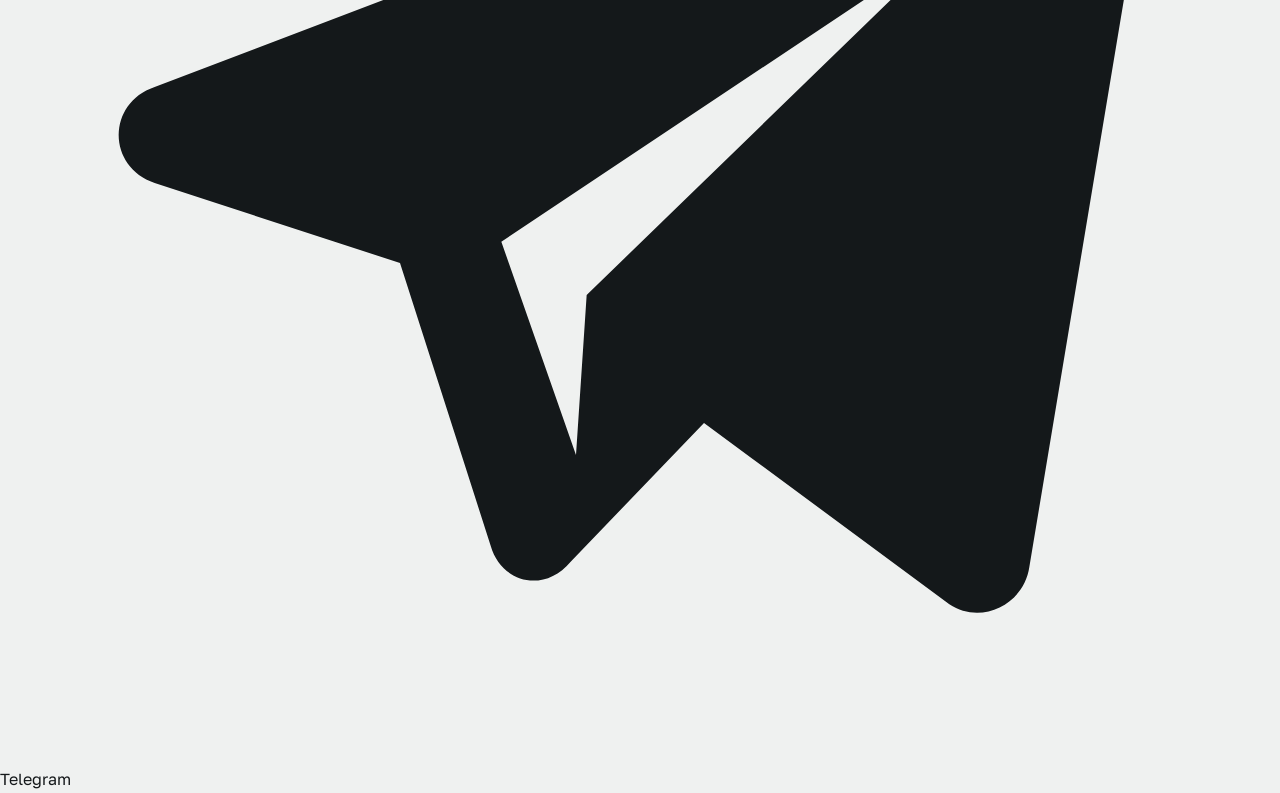
<file: kontakty.html>
<!DOCTYPE html>
<html lang="ru">
<head>
<meta charset="utf-8">
<meta name="viewport" content="width=device-width, initial-scale=1">
<title>Контакты: листогиб в Ушачах | +375 (29) 173-12-78</title>
<meta name="description" content="Телефон +375 (29) 173-12-78. Ушачи, Витебская область. Расчёт метража и доставка по выходным.">
<meta property="og:title" content="Контакты: листогиб в Ушачах | +375 (29) 173-12-78">
<meta property="og:description" content="Телефон +375 (29) 173-12-78. Ушачи, Витебская область. Расчёт метража и доставка по выходным.">
<meta property="og:type" content="website">
<meta name="theme-color" content="#EFF1F0">
<style>
:root{--bg:#EFF1F0;--bg2:#E3E7E5;--ink:#14181A;--ink2:#2B3235;--red:#C1121F;--red2:#8F0E18;
--zinc:#6C7679;--line:rgba(20,24,26,.15);--white:#FBFCFB;--pad:22px;--max:1300px;
--d:'Familjen Grotesk',system-ui,sans-serif;--b:'Golos Text',system-ui,sans-serif;--m:'Spline Sans Mono',ui-monospace,monospace}
*{box-sizing:border-box}html{-webkit-text-size-adjust:100%}body{margin:0;background:var(--bg);color:var(--ink);font:16px/1.62 var(--b);-webkit-font-smoothing:antialiased}
img{max-width:100%;display:block}h1,h2,h3{margin:0;font-family:var(--d);font-weight:700;line-height:.99;letter-spacing:-.03em}
a{color:inherit;text-decoration:none}[hidden]{display:none!important}
.wrap{width:100%;max-width:var(--max);margin:0 auto;padding:0 var(--pad)}
.header{position:sticky;top:0;z-index:40;background:rgba(239,241,240,.94);border-bottom:1px solid var(--line);backdrop-filter:blur(8px)}
.header__in{display:flex;align-items:center;gap:16px;padding:11px 0}
.logo{display:flex;align-items:center;gap:9px}
.logo__mark{width:38px;height:38px;border:1.5px solid var(--ink);display:grid;place-items:center;background:var(--red);color:#fff;font:700 15px/1 var(--d)}
.logo__txt{display:flex;flex-direction:column;line-height:1.15}
.logo__txt b{font:700 14px/1 var(--d)}
.logo__txt i{font:500 8px/1.5 var(--m);letter-spacing:.1em;text-transform:uppercase;color:var(--zinc);font-style:normal}
.nav{display:flex;gap:14px;margin-left:auto;font:500 12.5px/1 var(--b)}
.nav a{padding:6px 0;border-bottom:1px solid transparent}
.nav a:hover,.nav a.is-on{border-color:var(--red);color:var(--red)}
.header__tel{font:600 13px/1 var(--b);white-space:nowrap}
.btn{display:inline-flex;align-items:center;justify-content:center;gap:8px;padding:13px 20px;font:600 11.5px/1 var(--b);letter-spacing:.08em;text-transform:uppercase;border:1px solid var(--red);background:var(--red);color:#fff;cursor:pointer;transition:.18s}
.btn:hover{background:var(--red2);border-color:var(--red2)}
.btn--dark{background:var(--ink);border-color:var(--ink);color:#fff}
.btn--dark:hover{background:#000}
.btn--ghost{background:transparent;color:var(--ink);border-color:var(--ink)}
.btn--ghost:hover{background:var(--ink);color:#fff}
.burger{display:none;width:42px;height:36px;border:1px solid var(--ink);background:transparent;align-items:center;justify-content:center;flex-direction:column;gap:4px;cursor:pointer}
.burger i{display:block;width:16px;height:1px;background:var(--ink)}
.burger.is-close i:first-child{transform:rotate(45deg) translateY(3px)}
.burger.is-close i:last-child{transform:rotate(-45deg) translateY(-3px)}
.drawer{position:fixed;inset:0;z-index:90;background:rgba(15,18,20,.76);display:none}
.drawer[data-open]{display:block}
.drawer__in{position:absolute;inset:0 0 0 auto;width:min(400px,92vw);background:var(--bg);padding:18px;overflow-y:auto}
.drawer__top{display:flex;justify-content:space-between;align-items:center;margin-bottom:16px}
.drawer__nav{display:grid;font:700 21px/1 var(--d);letter-spacing:-.01em}
.drawer__nav a{padding:13px 0;border-bottom:1px solid var(--line)}
.drawer__cta{width:100%;margin-top:16px}
.drawer__note{font-size:12px;color:var(--zinc);margin-top:10px}
body.is-locked{overflow:hidden}
.hero{position:relative;min-height:min(94svh,820px);display:flex;align-items:flex-end;overflow:hidden;background:#0F1315}
.hero__img{position:absolute;inset:0;width:100%;height:100%;object-fit:cover}
.hero::after{content:'';position:absolute;inset:0;background:linear-gradient(180deg,rgba(12,16,18,.5),rgba(12,16,18,.12) 42%,rgba(12,16,18,.8) 78%,#0F1315 100%)}
.hero__in{position:relative;z-index:2;width:100%;padding:clamp(28px,4.6vw,58px) 0 clamp(14px,2vw,22px);color:#F4F7F6}
.hero h1{font-size:clamp(2rem,5.6vw,4.6rem);letter-spacing:-.04em;color:#fff}
.hero h1 em{font-style:normal;color:#FF8A8A}
.hero__lede{max-width:44ch;margin:14px 0 18px;color:rgba(244,247,246,.86)}
.hero__acts{display:flex;flex-wrap:wrap;gap:9px;margin-bottom:clamp(14px,2.2vw,26px)}
.hero__acts .btn--ghost{color:#fff;border-color:rgba(255,255,255,.6)}
.hero__acts .btn--ghost:hover{background:#fff;color:var(--ink)}
.hero__facts{display:grid;grid-template-columns:repeat(4,minmax(0,1fr));border-top:1px solid rgba(255,255,255,.28);gap:0 12px}
.hero__facts div{padding:11px 0 0}
.hero__facts b{display:block;font:700 clamp(.92rem,1.4vw,1.1rem)/1.2 var(--d)}
.hero__facts span{font:500 8.5px/1.5 var(--m);letter-spacing:.06em;text-transform:uppercase;color:#FF8A8A}
@media (max-width:1024px){.nav{display:none}.burger{display:flex}.header__tel{display:none}.hero__facts{grid-template-columns:1fr 1fr}}
@media (max-width:380px){.header .btn{display:none}}
</style>
<link rel="preconnect" href="https://fonts.googleapis.com">
<link rel="preconnect" href="https://fonts.gstatic.com" crossorigin>
<link href="https://fonts.googleapis.com/css2?family=Familjen+Grotesk:wght@600;700&family=Golos+Text:wght@400;500;600&family=Spline+Sans+Mono:wght@400;500&display=swap" rel="stylesheet">
<link rel="stylesheet" href="assets/css/style.v3.css">
<link rel="icon" href="assets/img/favicon.svg" type="image/svg+xml">
</head>
<body>
<header class="header"><div class="header__in wrap">
<a class="logo" href="index.html"><span class="logo__mark">Б+</span><span class="logo__txt"><b>Бытсервис плюс</b><i>листогиб · Ушачи</i></span></a>
<nav class="nav" aria-label="Основное меню"><a href="index.html">Главная</a><a href="produkciya.html">Продукция</a><a href="uslugi.html">Услуги</a><a href="krovlya.html">Кровля</a><a href="otkosy.html">Окна</a><a href="zabori.html">Заборы</a><a href="dostavka.html">Доставка</a><a href="o-kompanii.html">О компании</a><a href="kontakty.html" class="is-on">Контакты</a></nav>
<a class="header__tel" href="tel:+375291731278">+375 (29) 173-12-78</a>
<a class="btn" href="#zayavka">Рассчитать метраж</a>
<button class="burger" type="button" aria-label="Меню" aria-expanded="false" aria-controls="drawer"><i></i><i></i><i></i></button>
</div></header>
<div class="drawer" id="drawer" role="dialog" aria-modal="true" aria-label="Меню" hidden>
<div class="drawer__in">
<div class="drawer__top">
<a class="logo" href="index.html"><span class="logo__mark">Б+</span><span class="logo__txt"><b>Бытсервис плюс</b><i>Ушачи</i></span></a>
<button class="burger is-close" type="button" data-close aria-label="Закрыть меню"><i></i><i></i></button>
</div>
<nav class="drawer__nav"><a href="index.html">Главная</a><a href="produkciya.html">Продукция</a><a href="uslugi.html">Услуги</a><a href="krovlya.html">Кровля</a><a href="otkosy.html">Окна</a><a href="zabori.html">Заборы</a><a href="dostavka.html">Доставка</a><a href="o-kompanii.html">О компании</a><a href="kontakty.html">Контакты</a></nav>
<a class="btn drawer__cta" href="tel:+375291731278">Позвонить +375 (29) 173-12-78</a>
<p class="drawer__note">Гибка гладкого металла с полимерным покрытием: коньки, ветровые планки, отливы, откосы, снегозадержатели, заборы. Цвета по RAL. Бесплатная доставка в Ушачи, Лепель и Оршу каждые выходные.</p>
</div></div>
<main>
<section class="phero"><img src="assets/img/hero.jpg" alt="Кровля" width="1536" height="1024">
<div class="phero__in"><div class="wrap"><div class="crumbs"><a href="index.html">Главная</a> / Контакты</div>
<h1>Связаться<br><em>и заказать</em></h1><p>Ушачи, Витебская область. Доставка бесплатно в Ушачи, Лепель и Оршу каждые выходные.</p></div></div></section>
<div class="fold" aria-hidden="true"><i style="left:18%"></i><i style="left:52%"></i><i style="left:81%"></i></div>
<section class="section"><div class="wrap"><div class="two">
<div>
<p class="eyebrow">контакты</p>
<h2 class="h2" style="font-size:clamp(1.4rem,2.9vw,2.1rem);margin-bottom:12px">Бытсервис плюс</h2>
<table class="spec">
<tbody>
<tr><td>Компания</td><td>Бытсервис плюс</td></tr>
<tr><td>Профиль</td><td>услуги листогиба, изделия из металла</td></tr>
<tr><td>Город</td><td>Ушачи, Витебская область</td></tr>
<tr><td>Телефон</td><td><a href="tel:+375291731278">+375 (29) 173-12-78</a></td></tr>
<tr><td>WhatsApp</td><td><a href="https://wa.me/375291731278" target="_blank" rel="noopener">+375 (29) 173-12-78</a></td></tr>
<tr><td>Telegram</td><td><a href="https://t.me/+375291731278" target="_blank" rel="noopener">+375 (29) 173-12-78</a></td></tr>
<tr><td>Доставка</td><td>Ушачи, Лепель, Орша — бесплатно</td></tr>
<tr><td>График рейсов</td><td>каждые выходные</td></tr>
</tbody></table>
<div style="display:flex;gap:8px;flex-wrap:wrap;margin-top:14px"><a class="btn btn--ghost" href="https://yandex.by/maps/?text=%D0%A3%D1%88%D0%B0%D1%87%D0%B8%20%D0%91%D1%8B%D1%82%D1%81%D0%B5%D1%80%D0%B2%D0%B8%D1%81%20%D0%BF%D0%BB%D1%8E%D1%81%20%D0%BB%D0%B8%D1%81%D1%82%D0%BE%D0%B3%D0%B8%D0%B1%20%D0%BC%D0%B5%D1%82%D0%B0%D0%BB%D0%BB" target="_blank" rel="noopener">Открыть на карте</a><a class="btn" href="tel:+375291731278">Позвонить</a></div>
<div class="card" style="margin-top:12px"><p class="eyebrow">как заказать</p>
<p style="margin:0;color:#39423F;font-size:13.5px">Позвоните или напишите: скажите, что нужно (конёк, отливы, откосы, забор), примерный метраж и цвет. Посчитаем, согласуем и привезём в ближайшие выходные.</p></div>
</div>
<div><div class="card"><p class="eyebrow">заявка</p><h3 style="margin-bottom:10px">Расчёт метража</h3><form class="form" id="lead">
<label>Как вас зовут<input type="text" id="lName" placeholder="Имя" required></label>
<label>Телефон<input type="tel" id="lTel" placeholder="+375" required></label>
<div class="row2"><label>Город<input type="text" id="lCity" placeholder="Ушачи, Лепель, Орша"></label><label>Что нужно<input type="text" id="lObj" placeholder="Коньки, отливы, забор"></label></div>
<label>Размеры или задача<textarea id="lTask" placeholder="Скаты 12 м, нужен конёк и ветровые планки. Цвет как кровля, RAL 7016."></textarea></label>
<button class="btn" type="submit">Отправить в WhatsApp</button>
<p class="hint">Заявка откроется в WhatsApp: прикрепите фото кровли или окна, так расчёт будет точнее.</p>
</form></div>
<div class="card" style="margin-top:12px"><p class="eyebrow">быстрее всего</p>
<p style="margin:0 0 10px;color:#39423F;font-size:13.5px">В мессенджере удобно отправлять фото кровли или окна с размерами: сразу понятно, что и сколько нужно.</p>
<div style="display:flex;gap:8px;flex-wrap:wrap"><a class="btn" href="https://wa.me/375291731278" target="_blank" rel="noopener">WhatsApp</a><a class="btn btn--ghost" href="https://t.me/+375291731278" target="_blank" rel="noopener">Telegram</a><a class="btn btn--ghost" href="viber://chat?number=%2B375291731278">Viber</a></div></div>
</div>
</div></div></section>
<section class="cta"><div class="wrap cta__in"><div><h2>Позвоните<br><em>до заказа</em></h2><p>Подскажу метраж и цвет, чтобы не переплатить за лишний металл.</p></div>
<div class="cta__acts"><a class="btn btn--light" href="https://wa.me/375291731278" target="_blank" rel="noopener">WhatsApp</a><a class="btn btn--light" href="tel:+375291731278">Позвонить</a></div></div></section>
</main>
<footer class="footer"><div class="wrap">
<div class="footer__top">
<div class="footer__about"><a class="logo logo--f" href="index.html"><span class="logo__mark">Б+</span><span class="logo__txt"><b>Бытсервис плюс</b><i>листогиб</i></span></a>
<p>Изделия из гладкого металла с полимерным покрытием: доборные элементы кровли, откосы, отливы, заборы. Ушачи, Витебская область.</p>
<a class="footer__tel" href="tel:+375291731278">+375 (29) 173-12-78</a>
</div>
<div><h4>Разделы</h4><ul><li><a href="index.html">Главная</a></li><li><a href="produkciya.html">Продукция</a><a href="uslugi.html">Услуги</a></li><li><a href="krovlya.html">Кровля</a></li><li><a href="otkosy.html">Окна</a></li><li><a href="zabori.html">Заборы</a></li><li><a href="dostavka.html">Доставка</a></li><li><a href="o-kompanii.html">О компании</a></li><li><a href="kontakty.html">Контакты</a></li></ul></div>
<div><h4>Продукция</h4><ul><li><a href="krovlya.html">Доборные элементы</a></li><li><a href="krovlya.html#sneg">Снегозадержатели</a></li><li><a href="otkosy.html">Откосы и отливы</a></li><li><a href="zabori.html">Заборы и жалюзи</a></li><li><a href="produkciya.html#drugoe">По вашему размеру</a></li><li><a href="dostavka.html">Доставка</a></li></ul></div>
<div><h4>Связь</h4><ul><li><a href="tel:+375291731278">+375 (29) 173-12-78</a></li><li><a href="https://wa.me/375291731278" target="_blank" rel="noopener">WhatsApp</a></li><li><a href="https://t.me/+375291731278" target="_blank" rel="noopener">Telegram</a></li><li><a href="https://yandex.by/maps/?text=%D0%A3%D1%88%D0%B0%D1%87%D0%B8%20%D0%91%D1%8B%D1%82%D1%81%D0%B5%D1%80%D0%B2%D0%B8%D1%81%20%D0%BF%D0%BB%D1%8E%D1%81%20%D0%BB%D0%B8%D1%81%D1%82%D0%BE%D0%B3%D0%B8%D0%B1%20%D0%BC%D0%B5%D1%82%D0%B0%D0%BB%D0%BB" target="_blank" rel="noopener">Ушачи, Витебская область</a></li></ul></div>
</div>
<div class="footer__bottom"><span>© <span id="yr">2026</span> Бытсервис плюс · листогиб</span>
<span><a href="politika.html">Политика обработки персональных данных</a></span></div>
</div></footer>
<div class="mbar" role="navigation" aria-label="Быстрая связь">
<a href="tel:+375291731278"><svg viewBox="0 0 24 24" fill="currentColor" aria-hidden="true"><path d="M6.6 10.8a15.5 15.5 0 0 0 6.6 6.6l2.2-2.2a1 1 0 0 1 1-.24c1.1.36 2.3.56 3.5.56a1 1 0 0 1 1 1V20a1 1 0 0 1-1 1A17 17 0 0 1 3 4a1 1 0 0 1 1-1h3.5a1 1 0 0 1 1 1c0 1.2.2 2.4.56 3.5a1 1 0 0 1-.25 1z"/></svg>Позвонить</a>
<a href="https://wa.me/375291731278" target="_blank" rel="noopener"><svg viewBox="0 0 24 24" fill="currentColor" aria-hidden="true"><path d="M12 2a10 10 0 0 0-8.6 15L2 22l5.2-1.4A10 10 0 1 0 12 2m5.3 14.1c-.2.6-1.2 1.2-1.9 1.2-.5 0-1.1 0-2-.4a11 11 0 0 1-4.4-3.9c-.5-.8-.9-1.7-.9-2.5 0-.7.4-1.4.9-1.8.2-.2.4-.3.6-.3h.5c.2 0 .4 0 .5.4l.7 1.6c0 .2 0 .3-.1.5l-.4.5c-.1.2-.2.3 0 .5a8 8 0 0 0 3.4 2.9c.2.1.4.1.5-.1l.6-.7c.1-.2.3-.2.5-.1l1.6.8c.2.1.3.2.3.4s0 .5-.1.9"/></svg>WhatsApp</a>
<a href="viber://chat?number=%2B375291731278"><svg viewBox="0 0 24 24" fill="currentColor" aria-hidden="true"><path d="M12 2C7 2 3 5.6 3 10c0 2.5 1.3 4.7 3.4 6.1L6 21l4-1.6c.6.1 1.3.2 2 .2 5 0 9-3.6 9-8s-4-8-9-8m3.6 11.3c-.4.9-1.9 1.6-2.7 1.5-2.4-.3-4.6-2.1-5.4-4.4-.3-.8.2-2 1-2.4.3-.2.7 0 .9.3l.7 1.2c.1.3 0 .5-.2.7-.3.2-.2.5.1.9.6.8 1.2 1.2 1.9 1.5.4.2.6 0 .8-.2s.4-.3.7-.2l1.3.6c.3.2.3.6.2.9"/></svg>Viber</a>
<a href="https://t.me/+375291731278" target="_blank" rel="noopener"><svg viewBox="0 0 24 24" fill="currentColor" aria-hidden="true"><path d="M21.8 4.2 2.9 11.4c-.9.3-.9 1.5 0 1.8l4.6 1.5 1.7 5.3c.2.7 1 .9 1.5.3l2.5-2.6 4.6 3.4c.6.4 1.4 0 1.5-.7l2.5-15c.1-.8-.6-1.4-1.5-1.2M9.4 14.3l8.4-5.6-6.8 6.6-.2 3z"/></svg>Telegram</a>
</div>
<script src="assets/js/main.v1.js"></script>
</body>
</html>
</file>
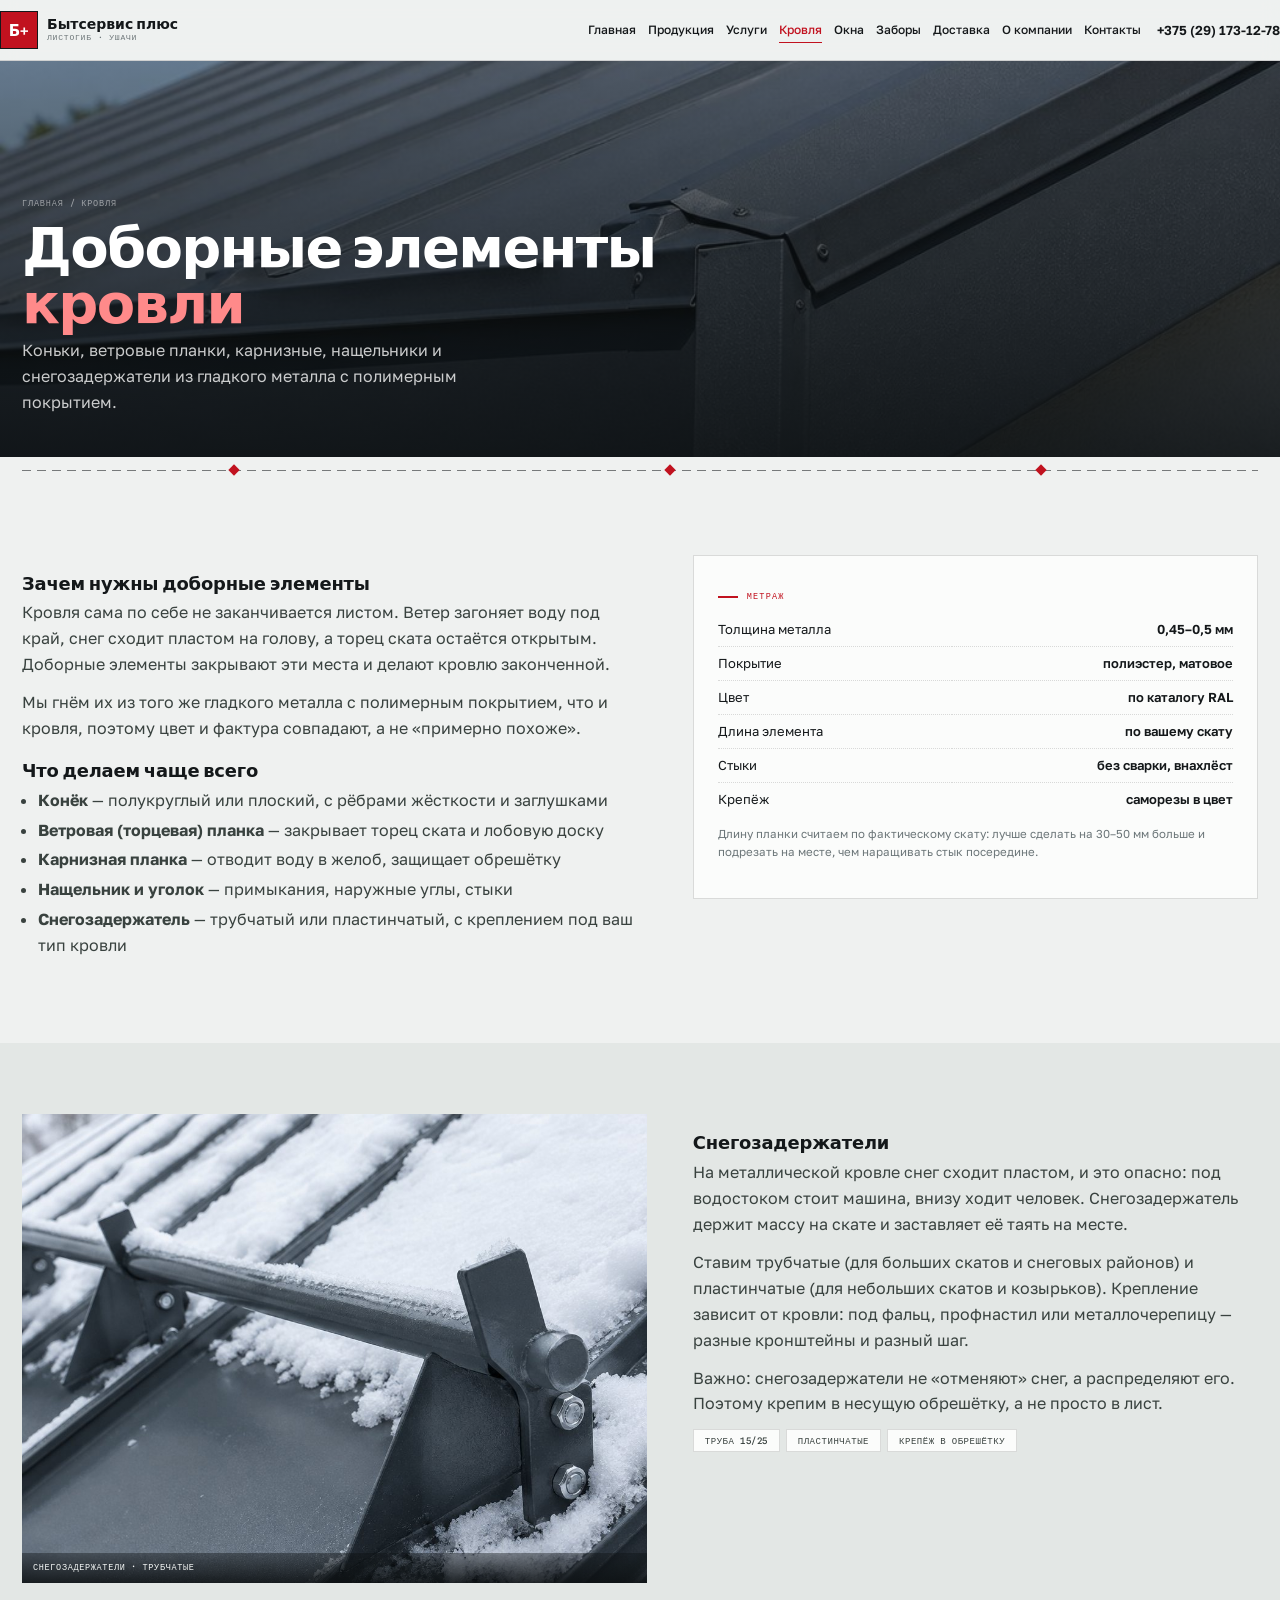
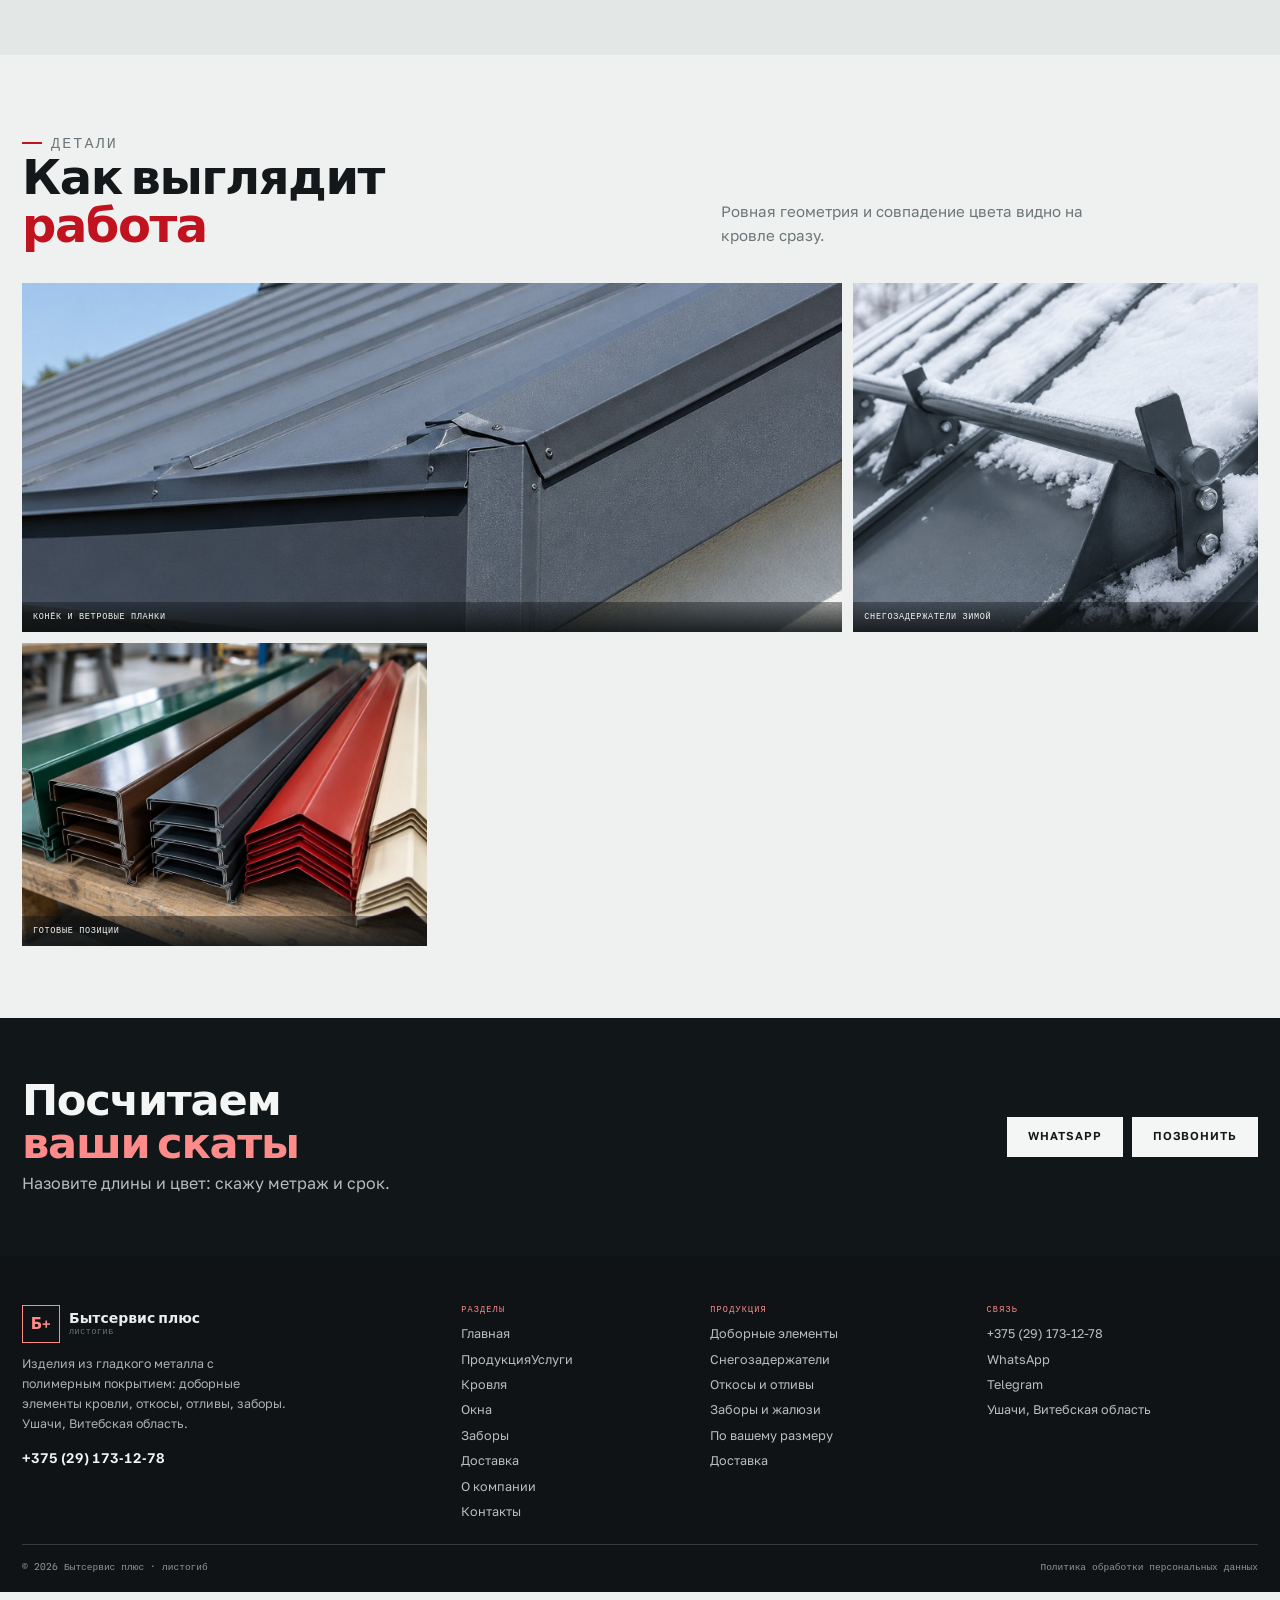
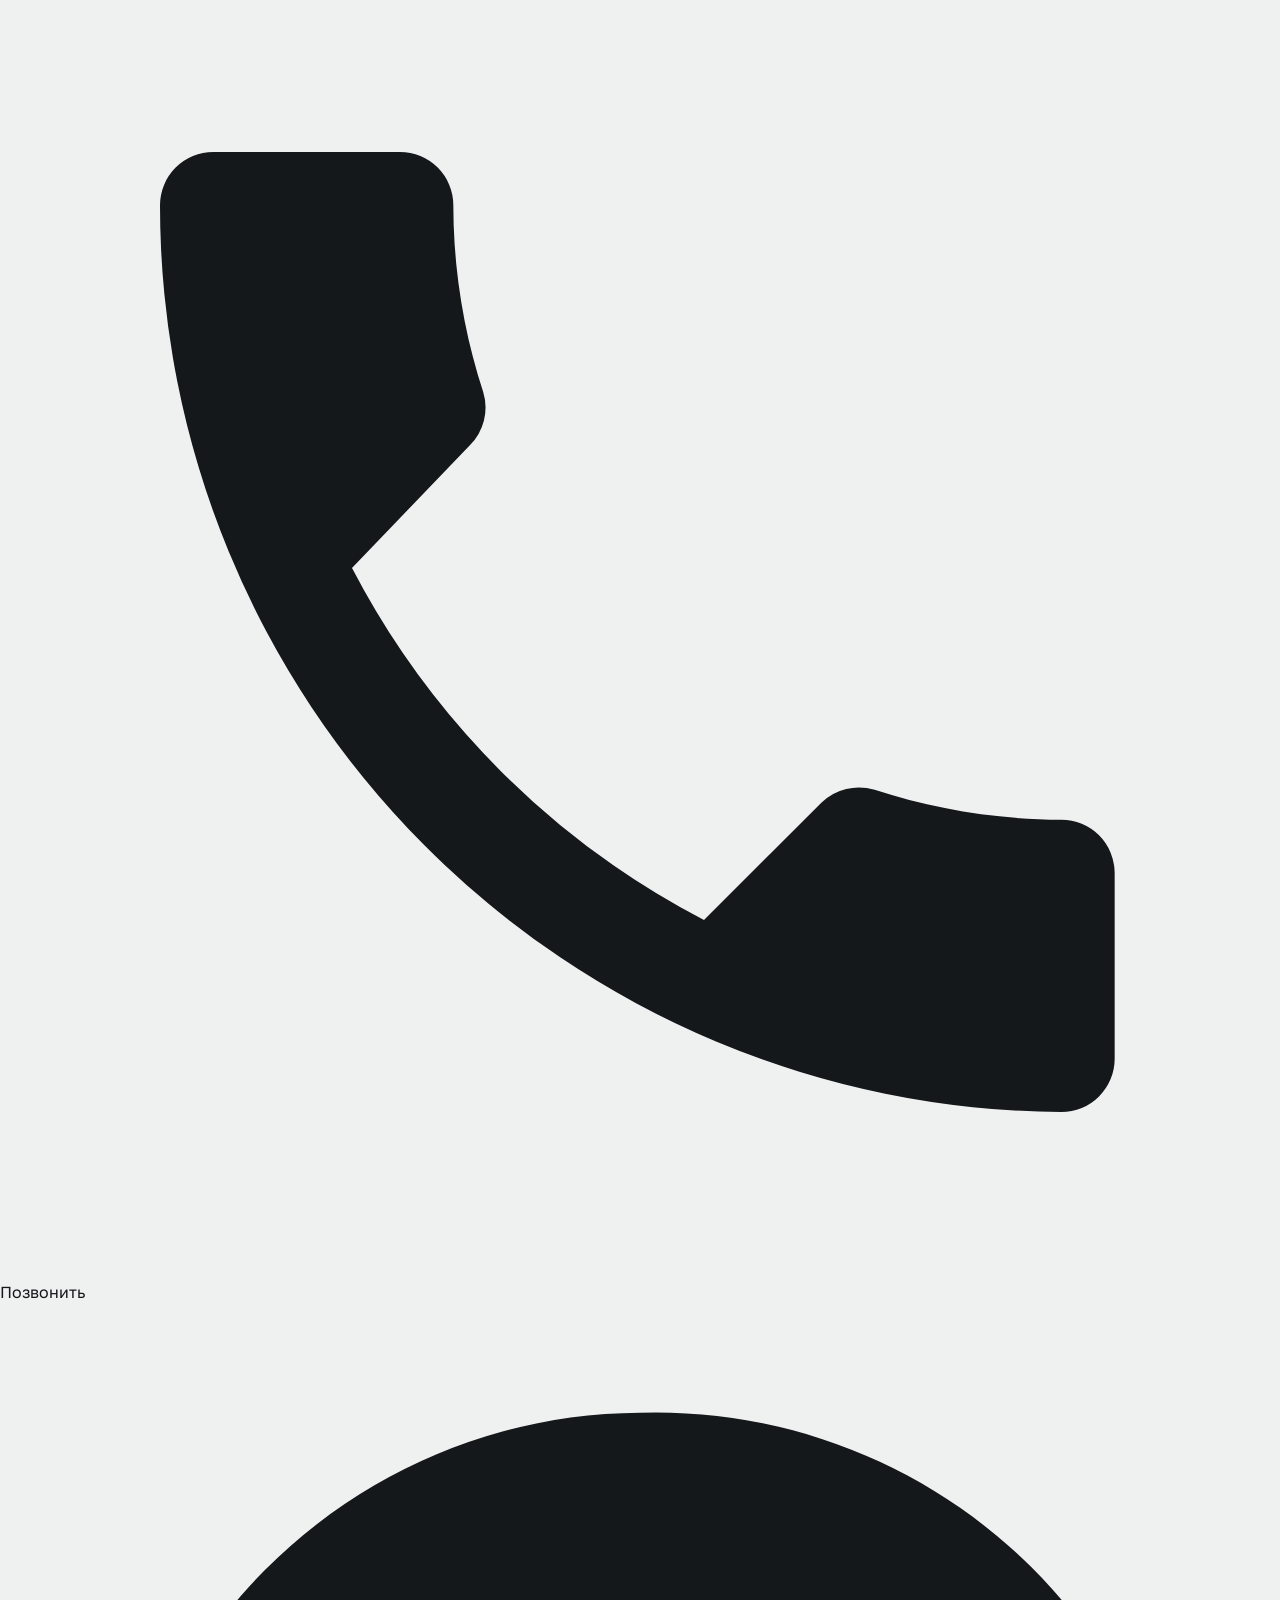
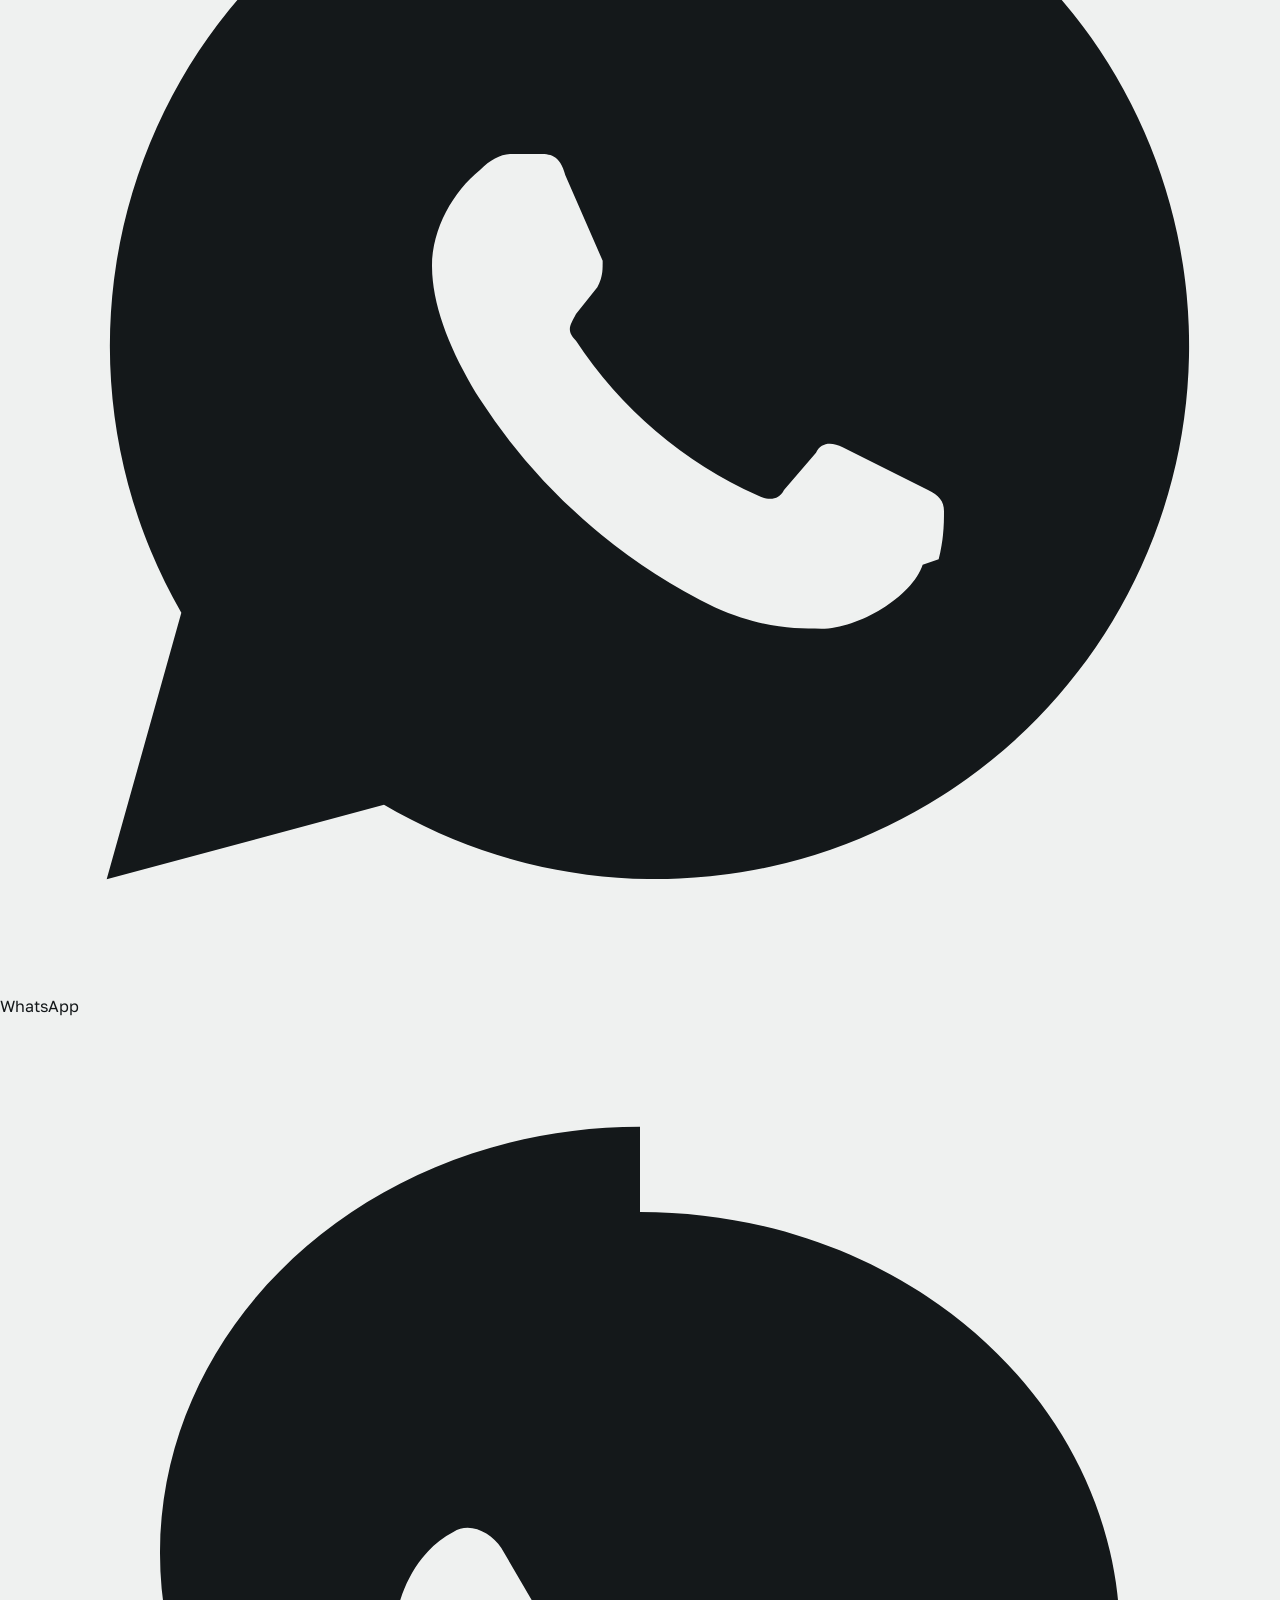
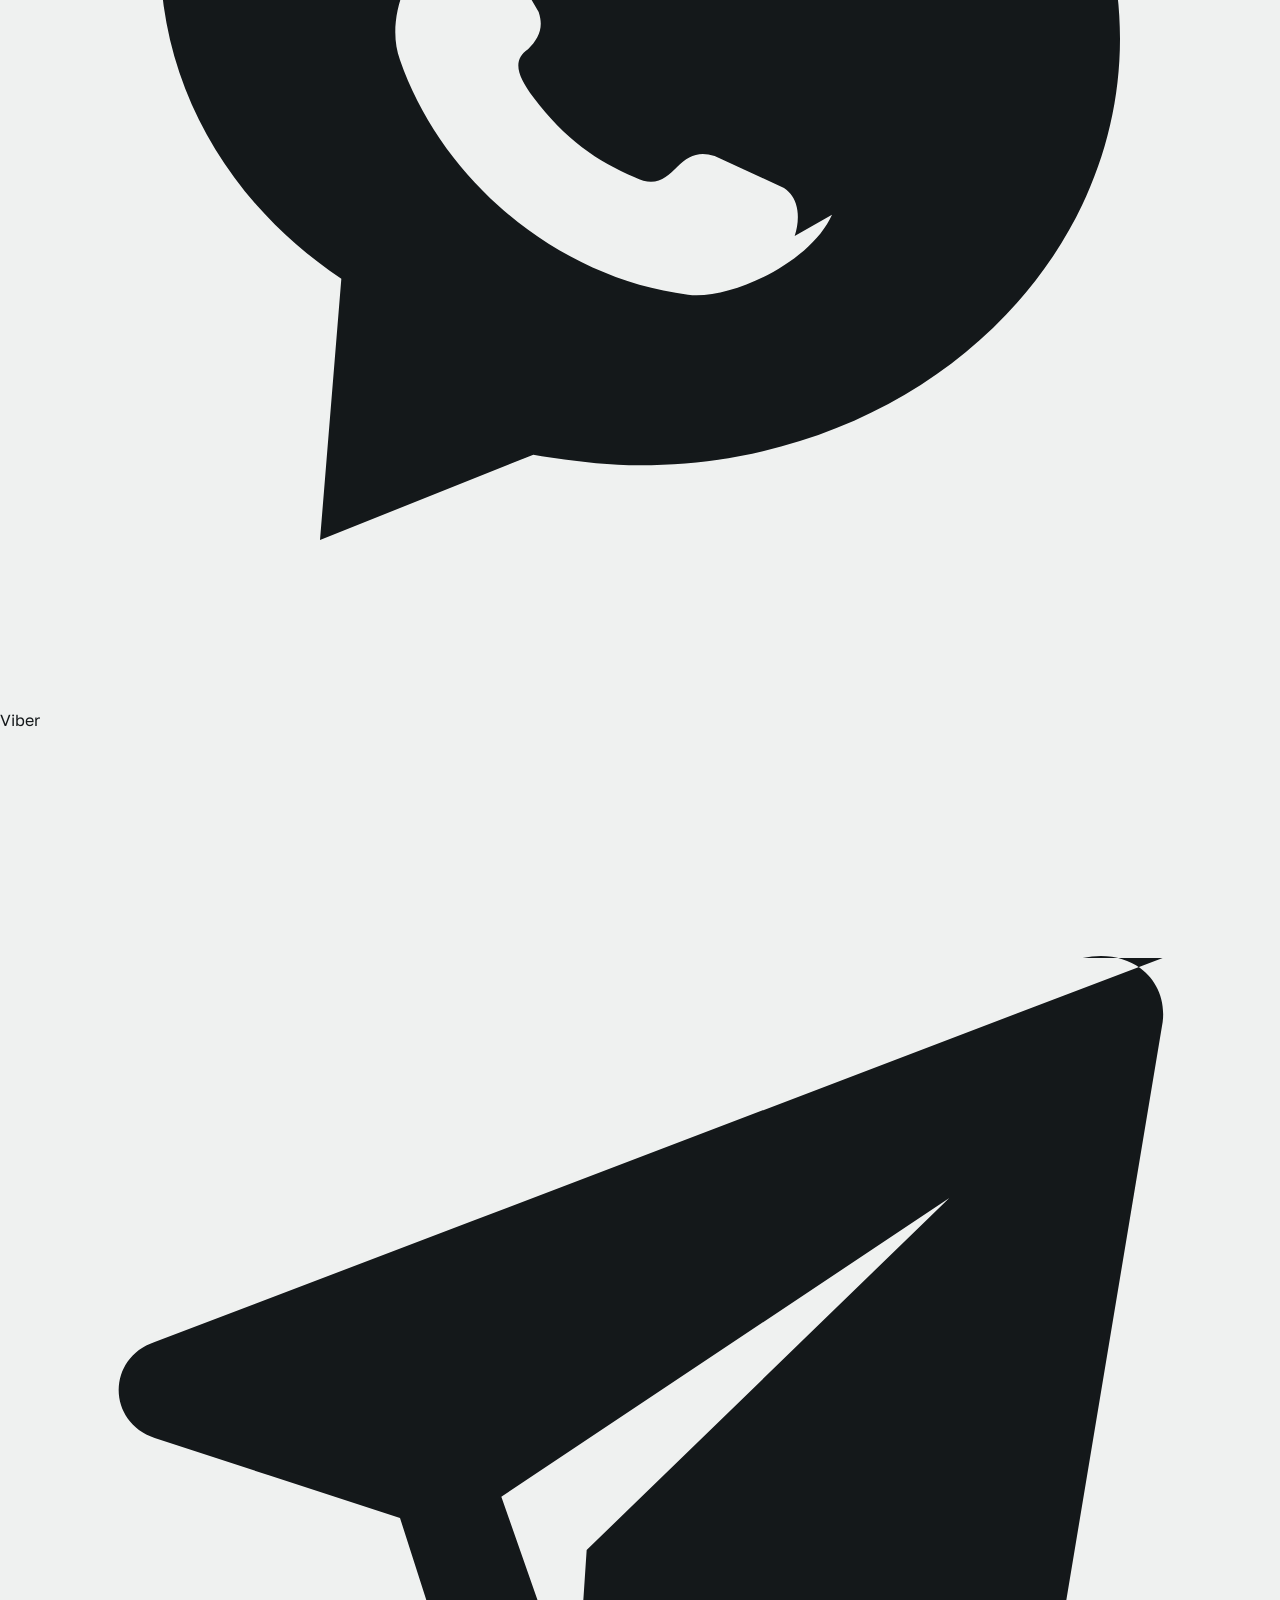
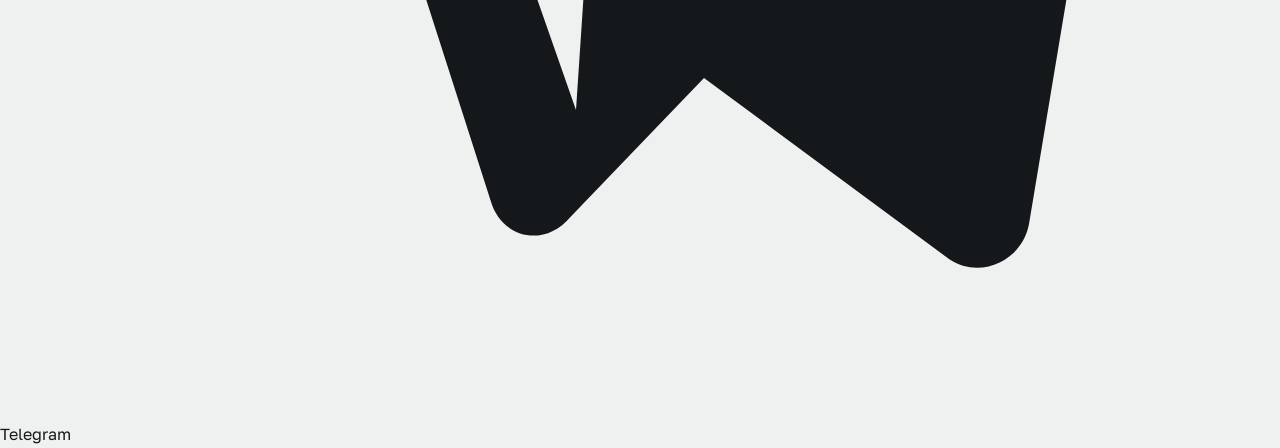
<file: krovlya.html>
<!DOCTYPE html>
<html lang="ru">
<head>
<meta charset="utf-8">
<meta name="viewport" content="width=device-width, initial-scale=1">
<title>Доборные элементы кровли и снегозадержатели | Ушачи</title>
<meta name="description" content="Коньки, ветровые и карнизные планки, нащельники, снегозадержатели из гладкого металла с полимерным покрытием. Цвет по RAL.">
<meta property="og:title" content="Доборные элементы кровли и снегозадержатели | Ушачи">
<meta property="og:description" content="Коньки, ветровые и карнизные планки, нащельники, снегозадержатели из гладкого металла с полимерным покрытием. Цвет по RAL.">
<meta property="og:type" content="website">
<meta name="theme-color" content="#EFF1F0">
<style>
:root{--bg:#EFF1F0;--bg2:#E3E7E5;--ink:#14181A;--ink2:#2B3235;--red:#C1121F;--red2:#8F0E18;
--zinc:#6C7679;--line:rgba(20,24,26,.15);--white:#FBFCFB;--pad:22px;--max:1300px;
--d:'Familjen Grotesk',system-ui,sans-serif;--b:'Golos Text',system-ui,sans-serif;--m:'Spline Sans Mono',ui-monospace,monospace}
*{box-sizing:border-box}html{-webkit-text-size-adjust:100%}body{margin:0;background:var(--bg);color:var(--ink);font:16px/1.62 var(--b);-webkit-font-smoothing:antialiased}
img{max-width:100%;display:block}h1,h2,h3{margin:0;font-family:var(--d);font-weight:700;line-height:.99;letter-spacing:-.03em}
a{color:inherit;text-decoration:none}[hidden]{display:none!important}
.wrap{width:100%;max-width:var(--max);margin:0 auto;padding:0 var(--pad)}
.header{position:sticky;top:0;z-index:40;background:rgba(239,241,240,.94);border-bottom:1px solid var(--line);backdrop-filter:blur(8px)}
.header__in{display:flex;align-items:center;gap:16px;padding:11px 0}
.logo{display:flex;align-items:center;gap:9px}
.logo__mark{width:38px;height:38px;border:1.5px solid var(--ink);display:grid;place-items:center;background:var(--red);color:#fff;font:700 15px/1 var(--d)}
.logo__txt{display:flex;flex-direction:column;line-height:1.15}
.logo__txt b{font:700 14px/1 var(--d)}
.logo__txt i{font:500 8px/1.5 var(--m);letter-spacing:.1em;text-transform:uppercase;color:var(--zinc);font-style:normal}
.nav{display:flex;gap:14px;margin-left:auto;font:500 12.5px/1 var(--b)}
.nav a{padding:6px 0;border-bottom:1px solid transparent}
.nav a:hover,.nav a.is-on{border-color:var(--red);color:var(--red)}
.header__tel{font:600 13px/1 var(--b);white-space:nowrap}
.btn{display:inline-flex;align-items:center;justify-content:center;gap:8px;padding:13px 20px;font:600 11.5px/1 var(--b);letter-spacing:.08em;text-transform:uppercase;border:1px solid var(--red);background:var(--red);color:#fff;cursor:pointer;transition:.18s}
.btn:hover{background:var(--red2);border-color:var(--red2)}
.btn--dark{background:var(--ink);border-color:var(--ink);color:#fff}
.btn--dark:hover{background:#000}
.btn--ghost{background:transparent;color:var(--ink);border-color:var(--ink)}
.btn--ghost:hover{background:var(--ink);color:#fff}
.burger{display:none;width:42px;height:36px;border:1px solid var(--ink);background:transparent;align-items:center;justify-content:center;flex-direction:column;gap:4px;cursor:pointer}
.burger i{display:block;width:16px;height:1px;background:var(--ink)}
.burger.is-close i:first-child{transform:rotate(45deg) translateY(3px)}
.burger.is-close i:last-child{transform:rotate(-45deg) translateY(-3px)}
.drawer{position:fixed;inset:0;z-index:90;background:rgba(15,18,20,.76);display:none}
.drawer[data-open]{display:block}
.drawer__in{position:absolute;inset:0 0 0 auto;width:min(400px,92vw);background:var(--bg);padding:18px;overflow-y:auto}
.drawer__top{display:flex;justify-content:space-between;align-items:center;margin-bottom:16px}
.drawer__nav{display:grid;font:700 21px/1 var(--d);letter-spacing:-.01em}
.drawer__nav a{padding:13px 0;border-bottom:1px solid var(--line)}
.drawer__cta{width:100%;margin-top:16px}
.drawer__note{font-size:12px;color:var(--zinc);margin-top:10px}
body.is-locked{overflow:hidden}
.hero{position:relative;min-height:min(94svh,820px);display:flex;align-items:flex-end;overflow:hidden;background:#0F1315}
.hero__img{position:absolute;inset:0;width:100%;height:100%;object-fit:cover}
.hero::after{content:'';position:absolute;inset:0;background:linear-gradient(180deg,rgba(12,16,18,.5),rgba(12,16,18,.12) 42%,rgba(12,16,18,.8) 78%,#0F1315 100%)}
.hero__in{position:relative;z-index:2;width:100%;padding:clamp(28px,4.6vw,58px) 0 clamp(14px,2vw,22px);color:#F4F7F6}
.hero h1{font-size:clamp(2rem,5.6vw,4.6rem);letter-spacing:-.04em;color:#fff}
.hero h1 em{font-style:normal;color:#FF8A8A}
.hero__lede{max-width:44ch;margin:14px 0 18px;color:rgba(244,247,246,.86)}
.hero__acts{display:flex;flex-wrap:wrap;gap:9px;margin-bottom:clamp(14px,2.2vw,26px)}
.hero__acts .btn--ghost{color:#fff;border-color:rgba(255,255,255,.6)}
.hero__acts .btn--ghost:hover{background:#fff;color:var(--ink)}
.hero__facts{display:grid;grid-template-columns:repeat(4,minmax(0,1fr));border-top:1px solid rgba(255,255,255,.28);gap:0 12px}
.hero__facts div{padding:11px 0 0}
.hero__facts b{display:block;font:700 clamp(.92rem,1.4vw,1.1rem)/1.2 var(--d)}
.hero__facts span{font:500 8.5px/1.5 var(--m);letter-spacing:.06em;text-transform:uppercase;color:#FF8A8A}
@media (max-width:1024px){.nav{display:none}.burger{display:flex}.header__tel{display:none}.hero__facts{grid-template-columns:1fr 1fr}}
@media (max-width:380px){.header .btn{display:none}}
</style>
<link rel="preconnect" href="https://fonts.googleapis.com">
<link rel="preconnect" href="https://fonts.gstatic.com" crossorigin>
<link href="https://fonts.googleapis.com/css2?family=Familjen+Grotesk:wght@600;700&family=Golos+Text:wght@400;500;600&family=Spline+Sans+Mono:wght@400;500&display=swap" rel="stylesheet">
<link rel="stylesheet" href="assets/css/style.v3.css">
<link rel="icon" href="assets/img/favicon.svg" type="image/svg+xml">
</head>
<body>
<header class="header"><div class="header__in wrap">
<a class="logo" href="index.html"><span class="logo__mark">Б+</span><span class="logo__txt"><b>Бытсервис плюс</b><i>листогиб · Ушачи</i></span></a>
<nav class="nav" aria-label="Основное меню"><a href="index.html">Главная</a><a href="produkciya.html">Продукция</a><a href="uslugi.html">Услуги</a><a href="krovlya.html" class="is-on">Кровля</a><a href="otkosy.html">Окна</a><a href="zabori.html">Заборы</a><a href="dostavka.html">Доставка</a><a href="o-kompanii.html">О компании</a><a href="kontakty.html">Контакты</a></nav>
<a class="header__tel" href="tel:+375291731278">+375 (29) 173-12-78</a>
<a class="btn" href="#zayavka">Рассчитать метраж</a>
<button class="burger" type="button" aria-label="Меню" aria-expanded="false" aria-controls="drawer"><i></i><i></i><i></i></button>
</div></header>
<div class="drawer" id="drawer" role="dialog" aria-modal="true" aria-label="Меню" hidden>
<div class="drawer__in">
<div class="drawer__top">
<a class="logo" href="index.html"><span class="logo__mark">Б+</span><span class="logo__txt"><b>Бытсервис плюс</b><i>Ушачи</i></span></a>
<button class="burger is-close" type="button" data-close aria-label="Закрыть меню"><i></i><i></i></button>
</div>
<nav class="drawer__nav"><a href="index.html">Главная</a><a href="produkciya.html">Продукция</a><a href="uslugi.html">Услуги</a><a href="krovlya.html">Кровля</a><a href="otkosy.html">Окна</a><a href="zabori.html">Заборы</a><a href="dostavka.html">Доставка</a><a href="o-kompanii.html">О компании</a><a href="kontakty.html">Контакты</a></nav>
<a class="btn drawer__cta" href="tel:+375291731278">Позвонить +375 (29) 173-12-78</a>
<p class="drawer__note">Гибка гладкого металла с полимерным покрытием: коньки, ветровые планки, отливы, откосы, снегозадержатели, заборы. Цвета по RAL. Бесплатная доставка в Ушачи, Лепель и Оршу каждые выходные.</p>
</div></div>
<main>
<section class="phero"><img src="assets/img/hero.jpg" alt="Кровля" width="1536" height="1024">
<div class="phero__in"><div class="wrap"><div class="crumbs"><a href="index.html">Главная</a> / Кровля</div>
<h1>Доборные элементы<br><em>кровли</em></h1><p>Коньки, ветровые планки, карнизные, нащельники и снегозадержатели из гладкого металла с полимерным покрытием.</p></div></div></section>
<div class="fold" aria-hidden="true"><i style="left:18%"></i><i style="left:52%"></i><i style="left:81%"></i></div>
<section class="section"><div class="wrap"><div class="two">
<div class="prose">
<h3>Зачем нужны доборные элементы</h3>
<p>Кровля сама по себе не заканчивается листом. Ветер загоняет воду под край, снег сходит пластом на голову, а торец ската остаётся открытым. Доборные элементы закрывают эти места и делают кровлю законченной.</p>
<p>Мы гнём их из того же гладкого металла с полимерным покрытием, что и кровля, поэтому цвет и фактура совпадают, а не «примерно похоже».</p>
<h3>Что делаем чаще всего</h3>
<ul>
<li><b>Конёк</b> — полукруглый или плоский, с рёбрами жёсткости и заглушками</li>
<li><b>Ветровая (торцевая) планка</b> — закрывает торец ската и лобовую доску</li>
<li><b>Карнизная планка</b> — отводит воду в желоб, защищает обрешётку</li>
<li><b>Нащельник и уголок</b> — примыкания, наружные углы, стыки</li>
<li><b>Снегозадержатель</b> — трубчатый или пластинчатый, с креплением под ваш тип кровли</li>
</ul>
</div>
<div class="card"><p class="eyebrow">метраж</p>
<table class="spec"><tbody>
<tr><td>Толщина металла</td><td>0,45–0,5 мм</td></tr>
<tr><td>Покрытие</td><td>полиэстер, матовое</td></tr>
<tr><td>Цвет</td><td>по каталогу RAL</td></tr>
<tr><td>Длина элемента</td><td>по вашему скату</td></tr>
<tr><td>Стыки</td><td>без сварки, внахлёст</td></tr>
<tr><td>Крепёж</td><td>саморезы в цвет</td></tr>
</tbody></table>
<p class="note">Длину планки считаем по фактическому скату: лучше сделать на 30–50 мм больше и подрезать на месте, чем наращивать стык посередине.</p></div>
</div></div></section>

<section class="section section--dim anchor" id="sneg"><div class="wrap"><div class="two">
<div class="gal" style="grid-template-columns:1fr"><figure><img src="assets/img/snow.jpg" alt="Снегозадержатели" width="1024" height="1024" loading="lazy"><figcaption>Снегозадержатели · трубчатые</figcaption></figure></div>
<div class="prose">
<h3>Снегозадержатели</h3>
<p>На металлической кровле снег сходит пластом, и это опасно: под водостоком стоит машина, внизу ходит человек. Снегозадержатель держит массу на скате и заставляет её таять на месте.</p>
<p>Ставим трубчатые (для больших скатов и снеговых районов) и пластинчатые (для небольших скатов и козырьков). Крепление зависит от кровли: под фальц, профнастил или металлочерепицу — разные кронштейны и разный шаг.</p>
<p>Важно: снегозадержатели не «отменяют» снег, а распределяют его. Поэтому крепим в несущую обрешётку, а не просто в лист.</p>
<div class="chips"><span class="chip">Труба 15/25</span><span class="chip">Пластинчатые</span><span class="chip">Крепёж в обрешётку</span></div>
</div>
</div></div></section>

<section class="section"><div class="wrap">
<div class="sec-head"><div><p class="eyebrow">детали</p><h2 class="h2">Как выглядит<br><em>работа</em></h2></div>
<p>Ровная геометрия и совпадение цвета видно на кровле сразу.</p></div>
<div class="gal">
<figure class="wide"><img src="assets/img/hero.jpg" alt="Кровля с планками" width="1536" height="1024" loading="lazy"><figcaption>Конёк и ветровые планки</figcaption></figure>
<figure><img src="assets/img/snow.jpg" alt="Снегозадержатели" width="1024" height="1024" loading="lazy"><figcaption>Снегозадержатели зимой</figcaption></figure>
<figure><img src="assets/img/stack.jpg" alt="Готовые изделия" width="1024" height="1024" loading="lazy"><figcaption>Готовые позиции</figcaption></figure>
</div>
</div></section>
<section class="cta"><div class="wrap cta__in"><div><h2>Посчитаем<br><em>ваши скаты</em></h2><p>Назовите длины и цвет: скажу метраж и срок.</p></div>
<div class="cta__acts"><a class="btn btn--light" href="https://wa.me/375291731278" target="_blank" rel="noopener">WhatsApp</a><a class="btn btn--light" href="tel:+375291731278">Позвонить</a></div></div></section>
</main>
<footer class="footer"><div class="wrap">
<div class="footer__top">
<div class="footer__about"><a class="logo logo--f" href="index.html"><span class="logo__mark">Б+</span><span class="logo__txt"><b>Бытсервис плюс</b><i>листогиб</i></span></a>
<p>Изделия из гладкого металла с полимерным покрытием: доборные элементы кровли, откосы, отливы, заборы. Ушачи, Витебская область.</p>
<a class="footer__tel" href="tel:+375291731278">+375 (29) 173-12-78</a>
</div>
<div><h4>Разделы</h4><ul><li><a href="index.html">Главная</a></li><li><a href="produkciya.html">Продукция</a><a href="uslugi.html">Услуги</a></li><li><a href="krovlya.html">Кровля</a></li><li><a href="otkosy.html">Окна</a></li><li><a href="zabori.html">Заборы</a></li><li><a href="dostavka.html">Доставка</a></li><li><a href="o-kompanii.html">О компании</a></li><li><a href="kontakty.html">Контакты</a></li></ul></div>
<div><h4>Продукция</h4><ul><li><a href="krovlya.html">Доборные элементы</a></li><li><a href="krovlya.html#sneg">Снегозадержатели</a></li><li><a href="otkosy.html">Откосы и отливы</a></li><li><a href="zabori.html">Заборы и жалюзи</a></li><li><a href="produkciya.html#drugoe">По вашему размеру</a></li><li><a href="dostavka.html">Доставка</a></li></ul></div>
<div><h4>Связь</h4><ul><li><a href="tel:+375291731278">+375 (29) 173-12-78</a></li><li><a href="https://wa.me/375291731278" target="_blank" rel="noopener">WhatsApp</a></li><li><a href="https://t.me/+375291731278" target="_blank" rel="noopener">Telegram</a></li><li><a href="https://yandex.by/maps/?text=%D0%A3%D1%88%D0%B0%D1%87%D0%B8%20%D0%91%D1%8B%D1%82%D1%81%D0%B5%D1%80%D0%B2%D0%B8%D1%81%20%D0%BF%D0%BB%D1%8E%D1%81%20%D0%BB%D0%B8%D1%81%D1%82%D0%BE%D0%B3%D0%B8%D0%B1%20%D0%BC%D0%B5%D1%82%D0%B0%D0%BB%D0%BB" target="_blank" rel="noopener">Ушачи, Витебская область</a></li></ul></div>
</div>
<div class="footer__bottom"><span>© <span id="yr">2026</span> Бытсервис плюс · листогиб</span>
<span><a href="politika.html">Политика обработки персональных данных</a></span></div>
</div></footer>
<div class="mbar" role="navigation" aria-label="Быстрая связь">
<a href="tel:+375291731278"><svg viewBox="0 0 24 24" fill="currentColor" aria-hidden="true"><path d="M6.6 10.8a15.5 15.5 0 0 0 6.6 6.6l2.2-2.2a1 1 0 0 1 1-.24c1.1.36 2.3.56 3.5.56a1 1 0 0 1 1 1V20a1 1 0 0 1-1 1A17 17 0 0 1 3 4a1 1 0 0 1 1-1h3.5a1 1 0 0 1 1 1c0 1.2.2 2.4.56 3.5a1 1 0 0 1-.25 1z"/></svg>Позвонить</a>
<a href="https://wa.me/375291731278" target="_blank" rel="noopener"><svg viewBox="0 0 24 24" fill="currentColor" aria-hidden="true"><path d="M12 2a10 10 0 0 0-8.6 15L2 22l5.2-1.4A10 10 0 1 0 12 2m5.3 14.1c-.2.6-1.2 1.2-1.9 1.2-.5 0-1.1 0-2-.4a11 11 0 0 1-4.4-3.9c-.5-.8-.9-1.7-.9-2.5 0-.7.4-1.4.9-1.8.2-.2.4-.3.6-.3h.5c.2 0 .4 0 .5.4l.7 1.6c0 .2 0 .3-.1.5l-.4.5c-.1.2-.2.3 0 .5a8 8 0 0 0 3.4 2.9c.2.1.4.1.5-.1l.6-.7c.1-.2.3-.2.5-.1l1.6.8c.2.1.3.2.3.4s0 .5-.1.9"/></svg>WhatsApp</a>
<a href="viber://chat?number=%2B375291731278"><svg viewBox="0 0 24 24" fill="currentColor" aria-hidden="true"><path d="M12 2C7 2 3 5.6 3 10c0 2.5 1.3 4.7 3.4 6.1L6 21l4-1.6c.6.1 1.3.2 2 .2 5 0 9-3.6 9-8s-4-8-9-8m3.6 11.3c-.4.9-1.9 1.6-2.7 1.5-2.4-.3-4.6-2.1-5.4-4.4-.3-.8.2-2 1-2.4.3-.2.7 0 .9.3l.7 1.2c.1.3 0 .5-.2.7-.3.2-.2.5.1.9.6.8 1.2 1.2 1.9 1.5.4.2.6 0 .8-.2s.4-.3.7-.2l1.3.6c.3.2.3.6.2.9"/></svg>Viber</a>
<a href="https://t.me/+375291731278" target="_blank" rel="noopener"><svg viewBox="0 0 24 24" fill="currentColor" aria-hidden="true"><path d="M21.8 4.2 2.9 11.4c-.9.3-.9 1.5 0 1.8l4.6 1.5 1.7 5.3c.2.7 1 .9 1.5.3l2.5-2.6 4.6 3.4c.6.4 1.4 0 1.5-.7l2.5-15c.1-.8-.6-1.4-1.5-1.2M9.4 14.3l8.4-5.6-6.8 6.6-.2 3z"/></svg>Telegram</a>
</div>
<script src="assets/js/main.v1.js"></script>
</body>
</html>
</file>
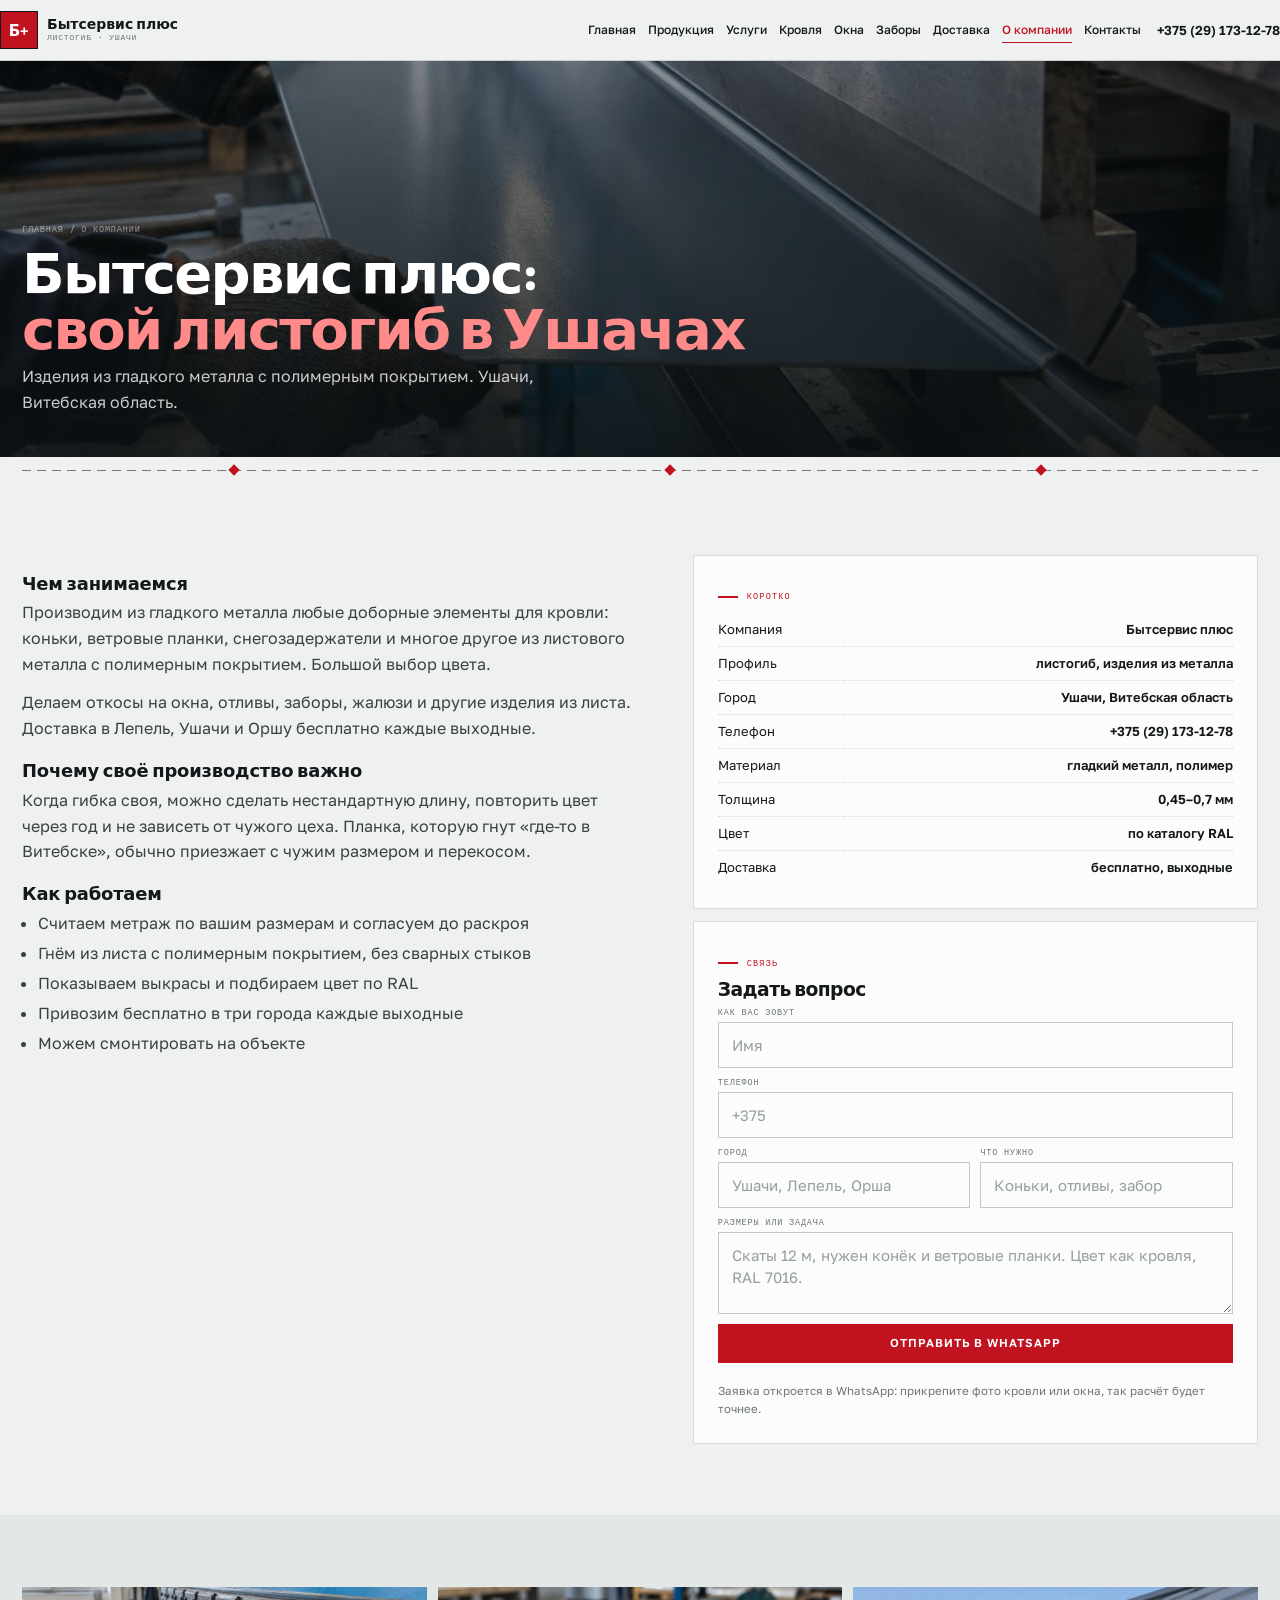
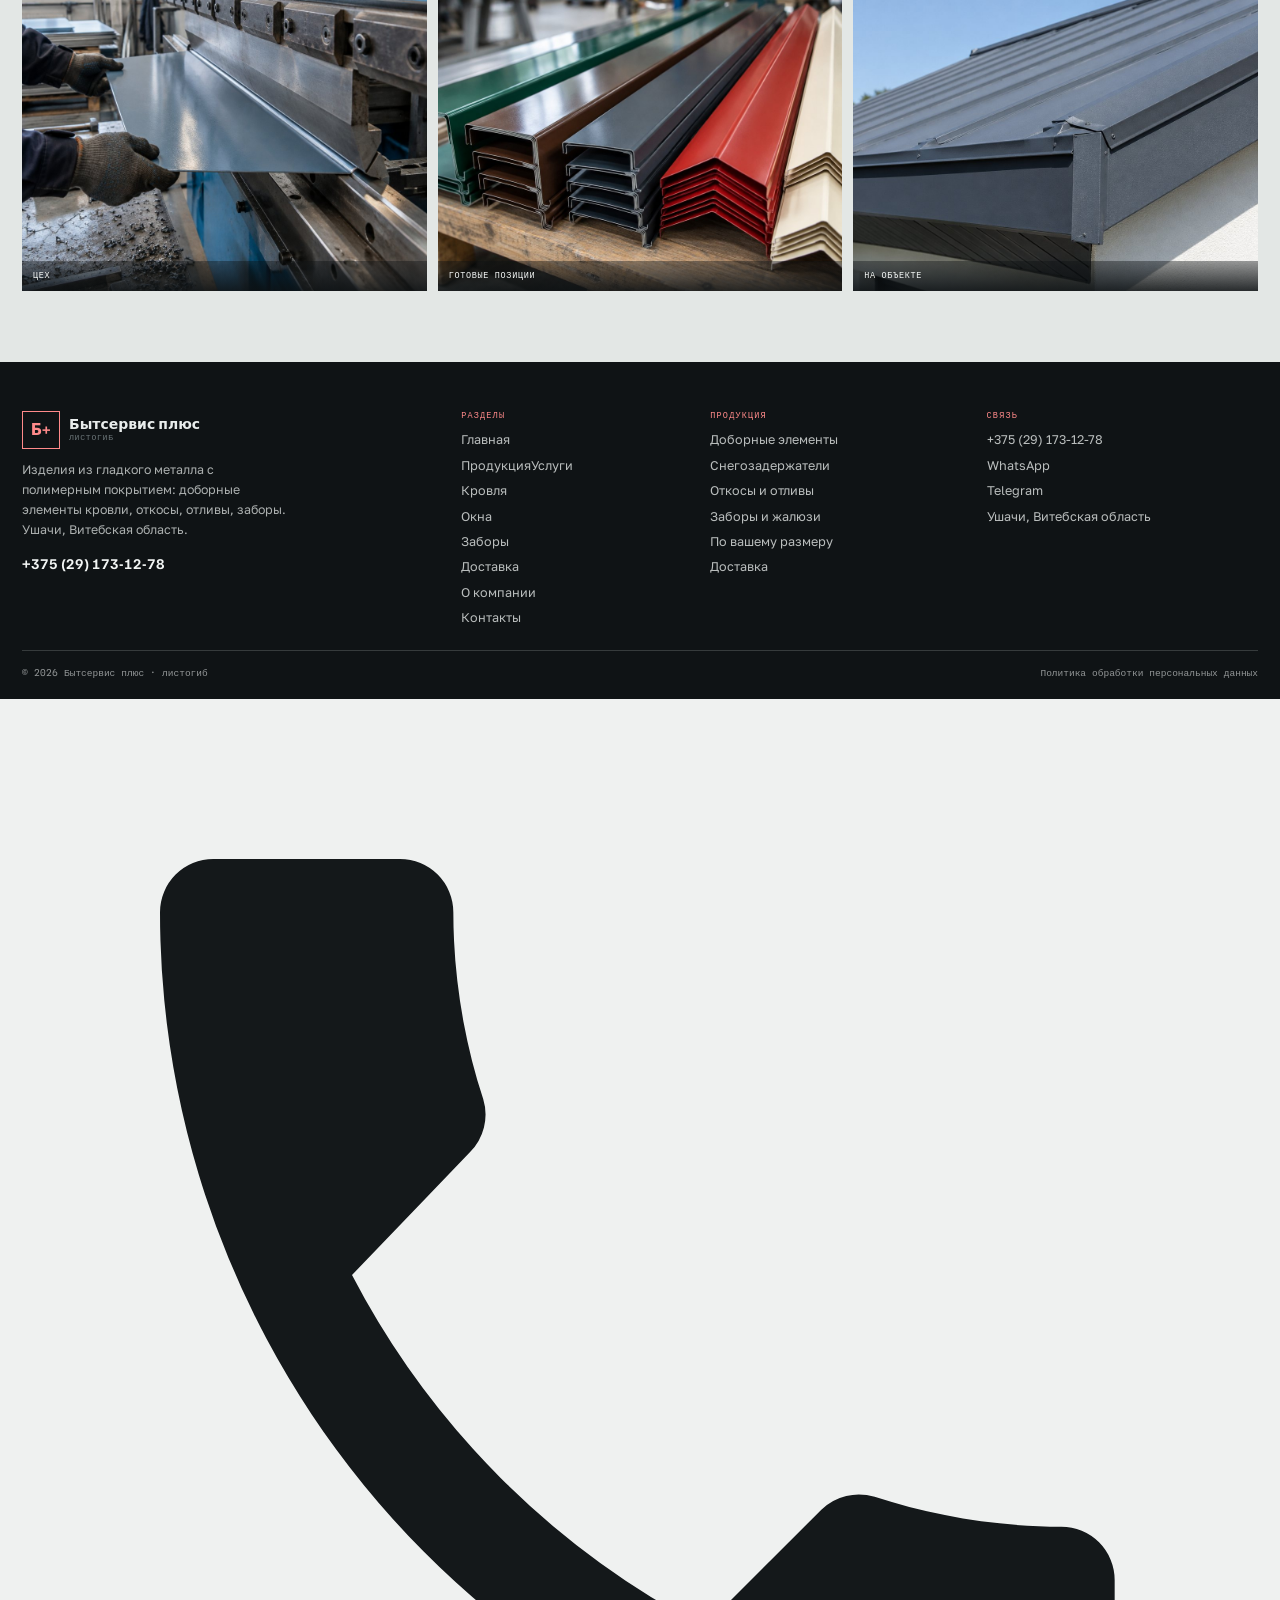
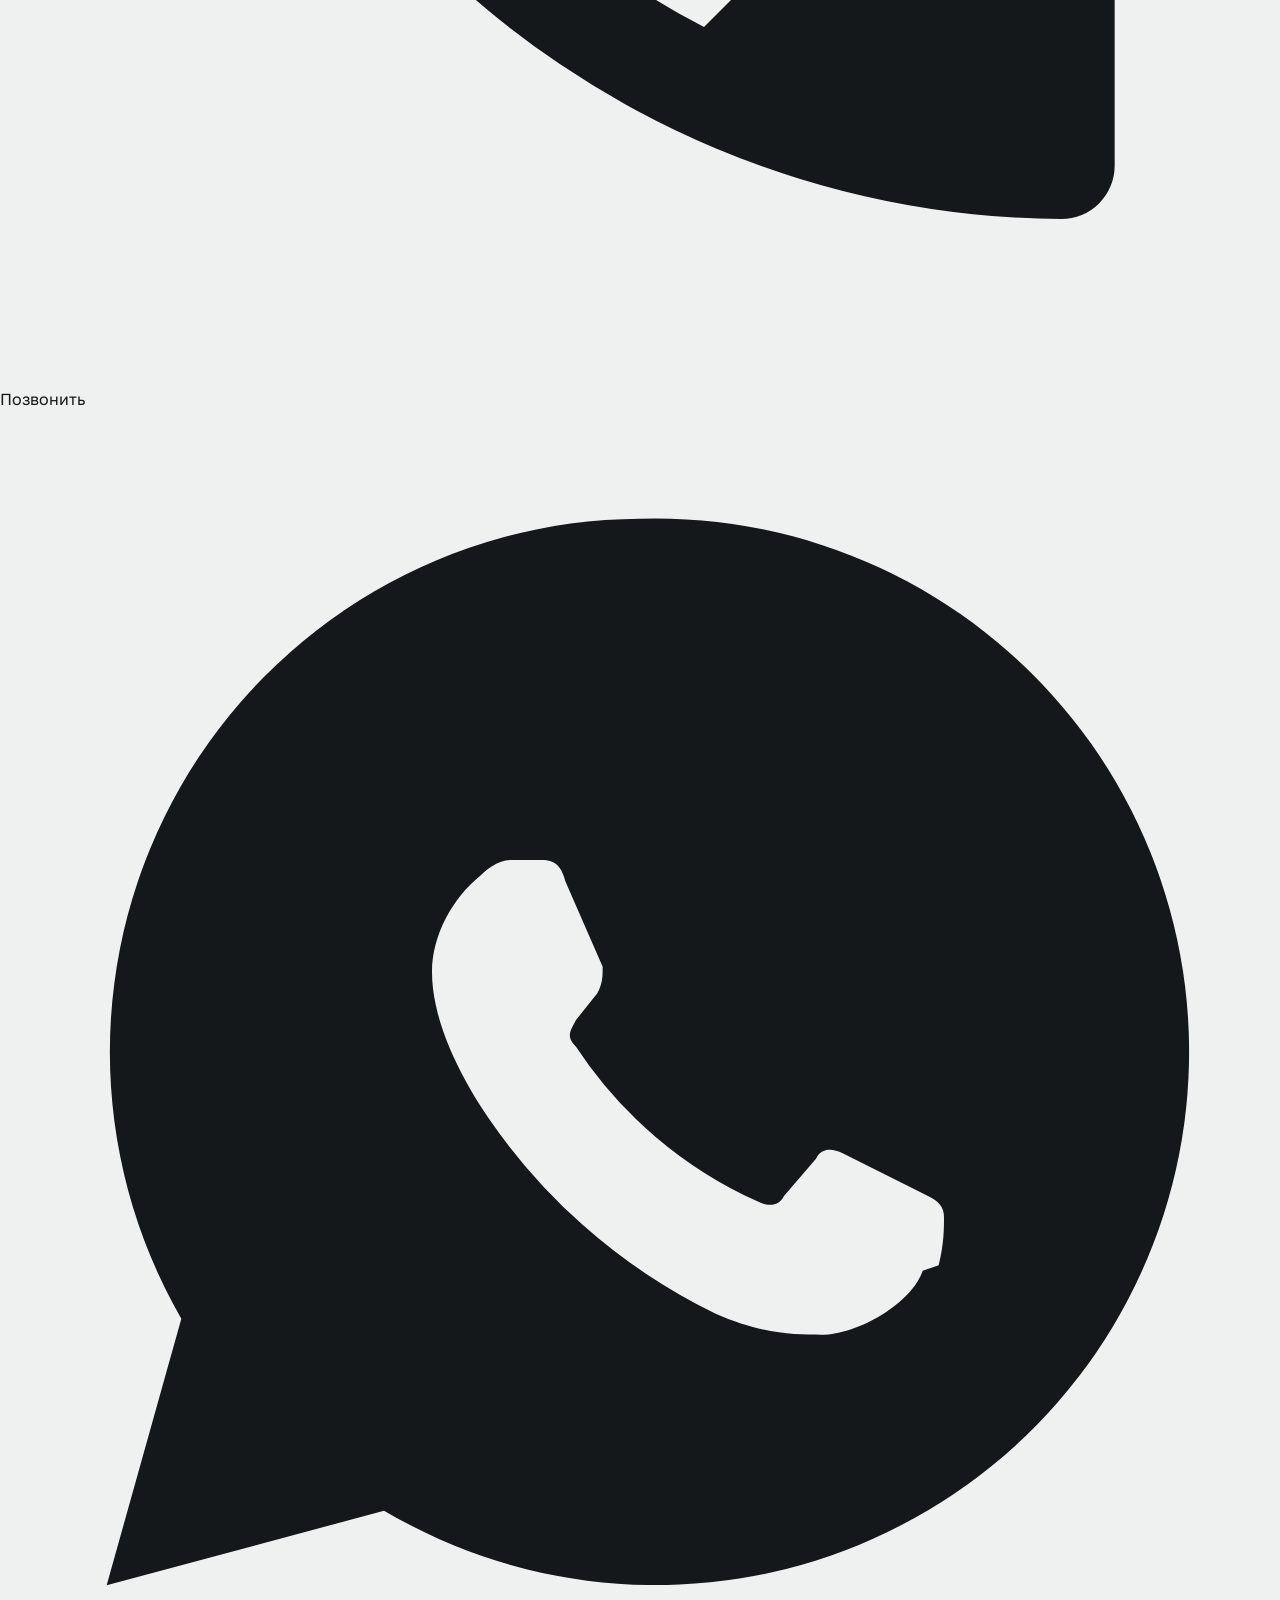
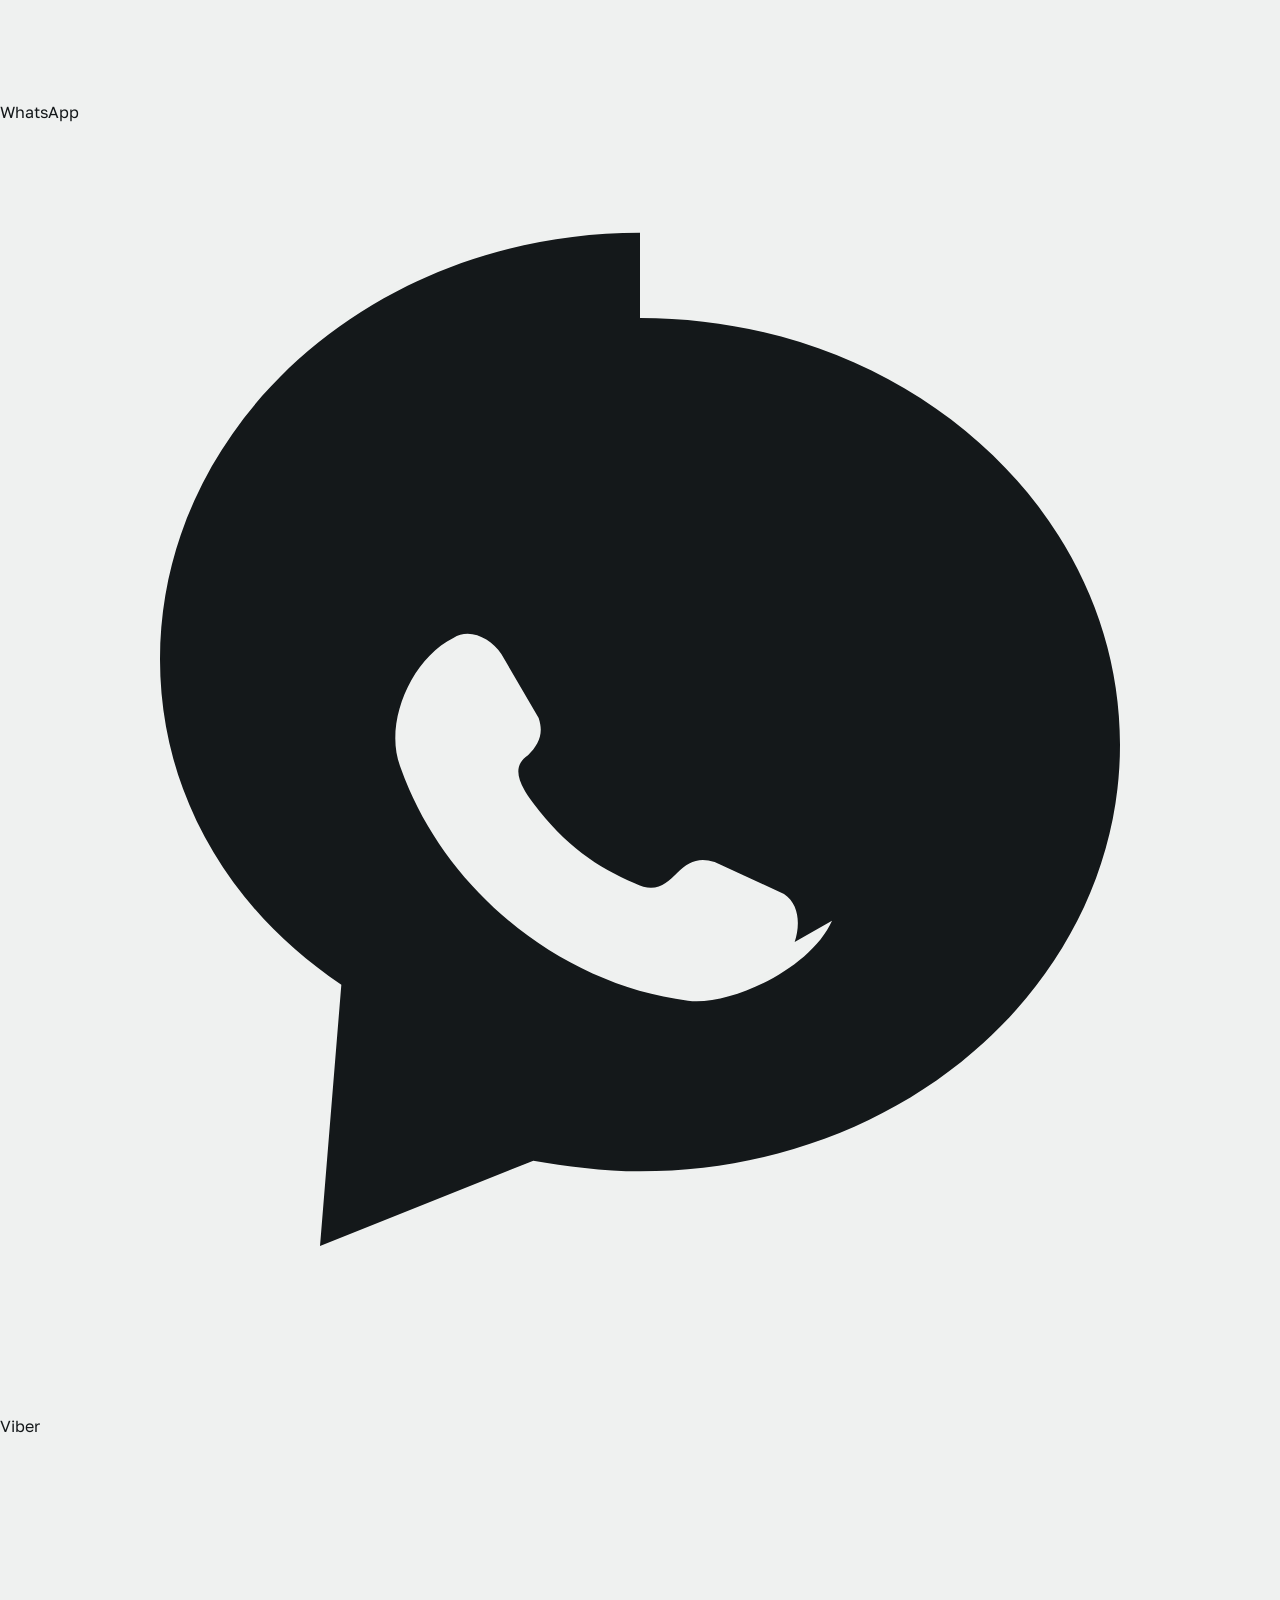
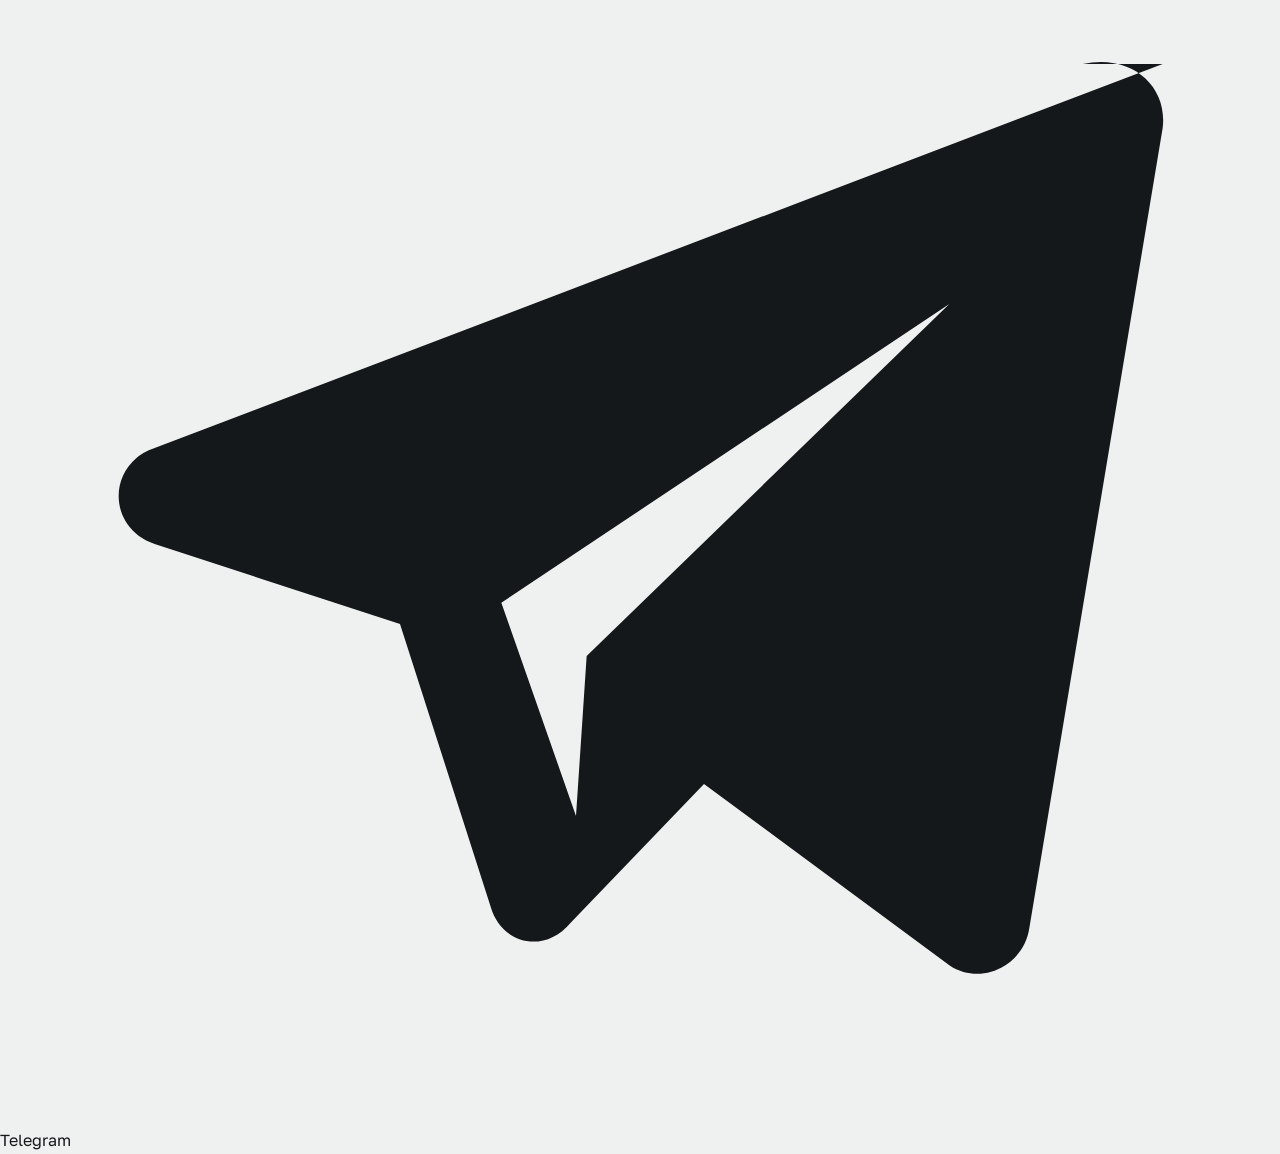
<file: o-kompanii.html>
<!DOCTYPE html>
<html lang="ru">
<head>
<meta charset="utf-8">
<meta name="viewport" content="width=device-width, initial-scale=1">
<title>О компании: свой листогиб в Ушачах | Бытсервис плюс</title>
<meta name="description" content="Производство изделий из гладкого металла с полимерным покрытием: доборные элементы, откосы, отливы, заборы. Ушачи, Витебская область.">
<meta property="og:title" content="О компании: свой листогиб в Ушачах | Бытсервис плюс">
<meta property="og:description" content="Производство изделий из гладкого металла с полимерным покрытием: доборные элементы, откосы, отливы, заборы. Ушачи, Витебская область.">
<meta property="og:type" content="website">
<meta name="theme-color" content="#EFF1F0">
<style>
:root{--bg:#EFF1F0;--bg2:#E3E7E5;--ink:#14181A;--ink2:#2B3235;--red:#C1121F;--red2:#8F0E18;
--zinc:#6C7679;--line:rgba(20,24,26,.15);--white:#FBFCFB;--pad:22px;--max:1300px;
--d:'Familjen Grotesk',system-ui,sans-serif;--b:'Golos Text',system-ui,sans-serif;--m:'Spline Sans Mono',ui-monospace,monospace}
*{box-sizing:border-box}html{-webkit-text-size-adjust:100%}body{margin:0;background:var(--bg);color:var(--ink);font:16px/1.62 var(--b);-webkit-font-smoothing:antialiased}
img{max-width:100%;display:block}h1,h2,h3{margin:0;font-family:var(--d);font-weight:700;line-height:.99;letter-spacing:-.03em}
a{color:inherit;text-decoration:none}[hidden]{display:none!important}
.wrap{width:100%;max-width:var(--max);margin:0 auto;padding:0 var(--pad)}
.header{position:sticky;top:0;z-index:40;background:rgba(239,241,240,.94);border-bottom:1px solid var(--line);backdrop-filter:blur(8px)}
.header__in{display:flex;align-items:center;gap:16px;padding:11px 0}
.logo{display:flex;align-items:center;gap:9px}
.logo__mark{width:38px;height:38px;border:1.5px solid var(--ink);display:grid;place-items:center;background:var(--red);color:#fff;font:700 15px/1 var(--d)}
.logo__txt{display:flex;flex-direction:column;line-height:1.15}
.logo__txt b{font:700 14px/1 var(--d)}
.logo__txt i{font:500 8px/1.5 var(--m);letter-spacing:.1em;text-transform:uppercase;color:var(--zinc);font-style:normal}
.nav{display:flex;gap:14px;margin-left:auto;font:500 12.5px/1 var(--b)}
.nav a{padding:6px 0;border-bottom:1px solid transparent}
.nav a:hover,.nav a.is-on{border-color:var(--red);color:var(--red)}
.header__tel{font:600 13px/1 var(--b);white-space:nowrap}
.btn{display:inline-flex;align-items:center;justify-content:center;gap:8px;padding:13px 20px;font:600 11.5px/1 var(--b);letter-spacing:.08em;text-transform:uppercase;border:1px solid var(--red);background:var(--red);color:#fff;cursor:pointer;transition:.18s}
.btn:hover{background:var(--red2);border-color:var(--red2)}
.btn--dark{background:var(--ink);border-color:var(--ink);color:#fff}
.btn--dark:hover{background:#000}
.btn--ghost{background:transparent;color:var(--ink);border-color:var(--ink)}
.btn--ghost:hover{background:var(--ink);color:#fff}
.burger{display:none;width:42px;height:36px;border:1px solid var(--ink);background:transparent;align-items:center;justify-content:center;flex-direction:column;gap:4px;cursor:pointer}
.burger i{display:block;width:16px;height:1px;background:var(--ink)}
.burger.is-close i:first-child{transform:rotate(45deg) translateY(3px)}
.burger.is-close i:last-child{transform:rotate(-45deg) translateY(-3px)}
.drawer{position:fixed;inset:0;z-index:90;background:rgba(15,18,20,.76);display:none}
.drawer[data-open]{display:block}
.drawer__in{position:absolute;inset:0 0 0 auto;width:min(400px,92vw);background:var(--bg);padding:18px;overflow-y:auto}
.drawer__top{display:flex;justify-content:space-between;align-items:center;margin-bottom:16px}
.drawer__nav{display:grid;font:700 21px/1 var(--d);letter-spacing:-.01em}
.drawer__nav a{padding:13px 0;border-bottom:1px solid var(--line)}
.drawer__cta{width:100%;margin-top:16px}
.drawer__note{font-size:12px;color:var(--zinc);margin-top:10px}
body.is-locked{overflow:hidden}
.hero{position:relative;min-height:min(94svh,820px);display:flex;align-items:flex-end;overflow:hidden;background:#0F1315}
.hero__img{position:absolute;inset:0;width:100%;height:100%;object-fit:cover}
.hero::after{content:'';position:absolute;inset:0;background:linear-gradient(180deg,rgba(12,16,18,.5),rgba(12,16,18,.12) 42%,rgba(12,16,18,.8) 78%,#0F1315 100%)}
.hero__in{position:relative;z-index:2;width:100%;padding:clamp(28px,4.6vw,58px) 0 clamp(14px,2vw,22px);color:#F4F7F6}
.hero h1{font-size:clamp(2rem,5.6vw,4.6rem);letter-spacing:-.04em;color:#fff}
.hero h1 em{font-style:normal;color:#FF8A8A}
.hero__lede{max-width:44ch;margin:14px 0 18px;color:rgba(244,247,246,.86)}
.hero__acts{display:flex;flex-wrap:wrap;gap:9px;margin-bottom:clamp(14px,2.2vw,26px)}
.hero__acts .btn--ghost{color:#fff;border-color:rgba(255,255,255,.6)}
.hero__acts .btn--ghost:hover{background:#fff;color:var(--ink)}
.hero__facts{display:grid;grid-template-columns:repeat(4,minmax(0,1fr));border-top:1px solid rgba(255,255,255,.28);gap:0 12px}
.hero__facts div{padding:11px 0 0}
.hero__facts b{display:block;font:700 clamp(.92rem,1.4vw,1.1rem)/1.2 var(--d)}
.hero__facts span{font:500 8.5px/1.5 var(--m);letter-spacing:.06em;text-transform:uppercase;color:#FF8A8A}
@media (max-width:1024px){.nav{display:none}.burger{display:flex}.header__tel{display:none}.hero__facts{grid-template-columns:1fr 1fr}}
@media (max-width:380px){.header .btn{display:none}}
</style>
<link rel="preconnect" href="https://fonts.googleapis.com">
<link rel="preconnect" href="https://fonts.gstatic.com" crossorigin>
<link href="https://fonts.googleapis.com/css2?family=Familjen+Grotesk:wght@600;700&family=Golos+Text:wght@400;500;600&family=Spline+Sans+Mono:wght@400;500&display=swap" rel="stylesheet">
<link rel="stylesheet" href="assets/css/style.v3.css">
<link rel="icon" href="assets/img/favicon.svg" type="image/svg+xml">
</head>
<body>
<header class="header"><div class="header__in wrap">
<a class="logo" href="index.html"><span class="logo__mark">Б+</span><span class="logo__txt"><b>Бытсервис плюс</b><i>листогиб · Ушачи</i></span></a>
<nav class="nav" aria-label="Основное меню"><a href="index.html">Главная</a><a href="produkciya.html">Продукция</a><a href="uslugi.html">Услуги</a><a href="krovlya.html">Кровля</a><a href="otkosy.html">Окна</a><a href="zabori.html">Заборы</a><a href="dostavka.html">Доставка</a><a href="o-kompanii.html" class="is-on">О компании</a><a href="kontakty.html">Контакты</a></nav>
<a class="header__tel" href="tel:+375291731278">+375 (29) 173-12-78</a>
<a class="btn" href="#zayavka">Рассчитать метраж</a>
<button class="burger" type="button" aria-label="Меню" aria-expanded="false" aria-controls="drawer"><i></i><i></i><i></i></button>
</div></header>
<div class="drawer" id="drawer" role="dialog" aria-modal="true" aria-label="Меню" hidden>
<div class="drawer__in">
<div class="drawer__top">
<a class="logo" href="index.html"><span class="logo__mark">Б+</span><span class="logo__txt"><b>Бытсервис плюс</b><i>Ушачи</i></span></a>
<button class="burger is-close" type="button" data-close aria-label="Закрыть меню"><i></i><i></i></button>
</div>
<nav class="drawer__nav"><a href="index.html">Главная</a><a href="produkciya.html">Продукция</a><a href="uslugi.html">Услуги</a><a href="krovlya.html">Кровля</a><a href="otkosy.html">Окна</a><a href="zabori.html">Заборы</a><a href="dostavka.html">Доставка</a><a href="o-kompanii.html">О компании</a><a href="kontakty.html">Контакты</a></nav>
<a class="btn drawer__cta" href="tel:+375291731278">Позвонить +375 (29) 173-12-78</a>
<p class="drawer__note">Гибка гладкого металла с полимерным покрытием: коньки, ветровые планки, отливы, откосы, снегозадержатели, заборы. Цвета по RAL. Бесплатная доставка в Ушачи, Лепель и Оршу каждые выходные.</p>
</div></div>
<main>
<section class="phero"><img src="assets/img/bender.jpg" alt="Листогиб" width="1024" height="1024">
<div class="phero__in"><div class="wrap"><div class="crumbs"><a href="index.html">Главная</a> / О компании</div>
<h1>Бытсервис плюс:<br><em>свой листогиб в Ушачах</em></h1><p>Изделия из гладкого металла с полимерным покрытием. Ушачи, Витебская область.</p></div></div></section>
<div class="fold" aria-hidden="true"><i style="left:18%"></i><i style="left:52%"></i><i style="left:81%"></i></div>
<section class="section"><div class="wrap"><div class="two">
<div class="prose">
<h3>Чем занимаемся</h3>
<p>Производим из гладкого металла любые доборные элементы для кровли: коньки, ветровые планки, снегозадержатели и многое другое из листового металла с полимерным покрытием. Большой выбор цвета.</p>
<p>Делаем откосы на окна, отливы, заборы, жалюзи и другие изделия из листа. Доставка в Лепель, Ушачи и Оршу бесплатно каждые выходные.</p>
<h3>Почему своё производство важно</h3>
<p>Когда гибка своя, можно сделать нестандартную длину, повторить цвет через год и не зависеть от чужого цеха. Планка, которую гнут «где-то в Витебске», обычно приезжает с чужим размером и перекосом.</p>
<h3>Как работаем</h3>
<ul>
<li>Считаем метраж по вашим размерам и согласуем до раскроя</li>
<li>Гнём из листа с полимерным покрытием, без сварных стыков</li>
<li>Показываем выкрасы и подбираем цвет по RAL</li>
<li>Привозим бесплатно в три города каждые выходные</li>
<li>Можем смонтировать на объекте</li>
</ul>
</div>
<div>
<div class="card" style="margin-bottom:12px"><p class="eyebrow">коротко</p>
<table class="spec"><tbody>
<tr><td>Компания</td><td>Бытсервис плюс</td></tr>
<tr><td>Профиль</td><td>листогиб, изделия из металла</td></tr>
<tr><td>Город</td><td>Ушачи, Витебская область</td></tr>
<tr><td>Телефон</td><td><a href="tel:+375291731278">+375 (29) 173-12-78</a></td></tr>
<tr><td>Материал</td><td>гладкий металл, полимер</td></tr>
<tr><td>Толщина</td><td>0,45–0,7 мм</td></tr>
<tr><td>Цвет</td><td>по каталогу RAL</td></tr>
<tr><td>Доставка</td><td>бесплатно, выходные</td></tr>
</tbody></table></div>
<div class="card"><p class="eyebrow">связь</p><h3 style="margin-bottom:10px">Задать вопрос</h3><form class="form" id="lead">
<label>Как вас зовут<input type="text" id="lName" placeholder="Имя" required></label>
<label>Телефон<input type="tel" id="lTel" placeholder="+375" required></label>
<div class="row2"><label>Город<input type="text" id="lCity" placeholder="Ушачи, Лепель, Орша"></label><label>Что нужно<input type="text" id="lObj" placeholder="Коньки, отливы, забор"></label></div>
<label>Размеры или задача<textarea id="lTask" placeholder="Скаты 12 м, нужен конёк и ветровые планки. Цвет как кровля, RAL 7016."></textarea></label>
<button class="btn" type="submit">Отправить в WhatsApp</button>
<p class="hint">Заявка откроется в WhatsApp: прикрепите фото кровли или окна, так расчёт будет точнее.</p>
</form></div>
</div>
</div></div></section>
<section class="section section--dim"><div class="wrap">
<div class="gal">
<figure><img src="assets/img/bender.jpg" alt="Листогиб" width="1024" height="1024" loading="lazy"><figcaption>Цех</figcaption></figure>
<figure><img src="assets/img/stack.jpg" alt="Готовые изделия" width="1024" height="1024" loading="lazy"><figcaption>Готовые позиции</figcaption></figure>
<figure><img src="assets/img/hero.jpg" alt="Кровля" width="1536" height="1024" loading="lazy"><figcaption>На объекте</figcaption></figure>
</div>
</div></section>
</main>
<footer class="footer"><div class="wrap">
<div class="footer__top">
<div class="footer__about"><a class="logo logo--f" href="index.html"><span class="logo__mark">Б+</span><span class="logo__txt"><b>Бытсервис плюс</b><i>листогиб</i></span></a>
<p>Изделия из гладкого металла с полимерным покрытием: доборные элементы кровли, откосы, отливы, заборы. Ушачи, Витебская область.</p>
<a class="footer__tel" href="tel:+375291731278">+375 (29) 173-12-78</a>
</div>
<div><h4>Разделы</h4><ul><li><a href="index.html">Главная</a></li><li><a href="produkciya.html">Продукция</a><a href="uslugi.html">Услуги</a></li><li><a href="krovlya.html">Кровля</a></li><li><a href="otkosy.html">Окна</a></li><li><a href="zabori.html">Заборы</a></li><li><a href="dostavka.html">Доставка</a></li><li><a href="o-kompanii.html">О компании</a></li><li><a href="kontakty.html">Контакты</a></li></ul></div>
<div><h4>Продукция</h4><ul><li><a href="krovlya.html">Доборные элементы</a></li><li><a href="krovlya.html#sneg">Снегозадержатели</a></li><li><a href="otkosy.html">Откосы и отливы</a></li><li><a href="zabori.html">Заборы и жалюзи</a></li><li><a href="produkciya.html#drugoe">По вашему размеру</a></li><li><a href="dostavka.html">Доставка</a></li></ul></div>
<div><h4>Связь</h4><ul><li><a href="tel:+375291731278">+375 (29) 173-12-78</a></li><li><a href="https://wa.me/375291731278" target="_blank" rel="noopener">WhatsApp</a></li><li><a href="https://t.me/+375291731278" target="_blank" rel="noopener">Telegram</a></li><li><a href="https://yandex.by/maps/?text=%D0%A3%D1%88%D0%B0%D1%87%D0%B8%20%D0%91%D1%8B%D1%82%D1%81%D0%B5%D1%80%D0%B2%D0%B8%D1%81%20%D0%BF%D0%BB%D1%8E%D1%81%20%D0%BB%D0%B8%D1%81%D1%82%D0%BE%D0%B3%D0%B8%D0%B1%20%D0%BC%D0%B5%D1%82%D0%B0%D0%BB%D0%BB" target="_blank" rel="noopener">Ушачи, Витебская область</a></li></ul></div>
</div>
<div class="footer__bottom"><span>© <span id="yr">2026</span> Бытсервис плюс · листогиб</span>
<span><a href="politika.html">Политика обработки персональных данных</a></span></div>
</div></footer>
<div class="mbar" role="navigation" aria-label="Быстрая связь">
<a href="tel:+375291731278"><svg viewBox="0 0 24 24" fill="currentColor" aria-hidden="true"><path d="M6.6 10.8a15.5 15.5 0 0 0 6.6 6.6l2.2-2.2a1 1 0 0 1 1-.24c1.1.36 2.3.56 3.5.56a1 1 0 0 1 1 1V20a1 1 0 0 1-1 1A17 17 0 0 1 3 4a1 1 0 0 1 1-1h3.5a1 1 0 0 1 1 1c0 1.2.2 2.4.56 3.5a1 1 0 0 1-.25 1z"/></svg>Позвонить</a>
<a href="https://wa.me/375291731278" target="_blank" rel="noopener"><svg viewBox="0 0 24 24" fill="currentColor" aria-hidden="true"><path d="M12 2a10 10 0 0 0-8.6 15L2 22l5.2-1.4A10 10 0 1 0 12 2m5.3 14.1c-.2.6-1.2 1.2-1.9 1.2-.5 0-1.1 0-2-.4a11 11 0 0 1-4.4-3.9c-.5-.8-.9-1.7-.9-2.5 0-.7.4-1.4.9-1.8.2-.2.4-.3.6-.3h.5c.2 0 .4 0 .5.4l.7 1.6c0 .2 0 .3-.1.5l-.4.5c-.1.2-.2.3 0 .5a8 8 0 0 0 3.4 2.9c.2.1.4.1.5-.1l.6-.7c.1-.2.3-.2.5-.1l1.6.8c.2.1.3.2.3.4s0 .5-.1.9"/></svg>WhatsApp</a>
<a href="viber://chat?number=%2B375291731278"><svg viewBox="0 0 24 24" fill="currentColor" aria-hidden="true"><path d="M12 2C7 2 3 5.6 3 10c0 2.5 1.3 4.7 3.4 6.1L6 21l4-1.6c.6.1 1.3.2 2 .2 5 0 9-3.6 9-8s-4-8-9-8m3.6 11.3c-.4.9-1.9 1.6-2.7 1.5-2.4-.3-4.6-2.1-5.4-4.4-.3-.8.2-2 1-2.4.3-.2.7 0 .9.3l.7 1.2c.1.3 0 .5-.2.7-.3.2-.2.5.1.9.6.8 1.2 1.2 1.9 1.5.4.2.6 0 .8-.2s.4-.3.7-.2l1.3.6c.3.2.3.6.2.9"/></svg>Viber</a>
<a href="https://t.me/+375291731278" target="_blank" rel="noopener"><svg viewBox="0 0 24 24" fill="currentColor" aria-hidden="true"><path d="M21.8 4.2 2.9 11.4c-.9.3-.9 1.5 0 1.8l4.6 1.5 1.7 5.3c.2.7 1 .9 1.5.3l2.5-2.6 4.6 3.4c.6.4 1.4 0 1.5-.7l2.5-15c.1-.8-.6-1.4-1.5-1.2M9.4 14.3l8.4-5.6-6.8 6.6-.2 3z"/></svg>Telegram</a>
</div>
<script src="assets/js/main.v1.js"></script>
</body>
</html>
</file>
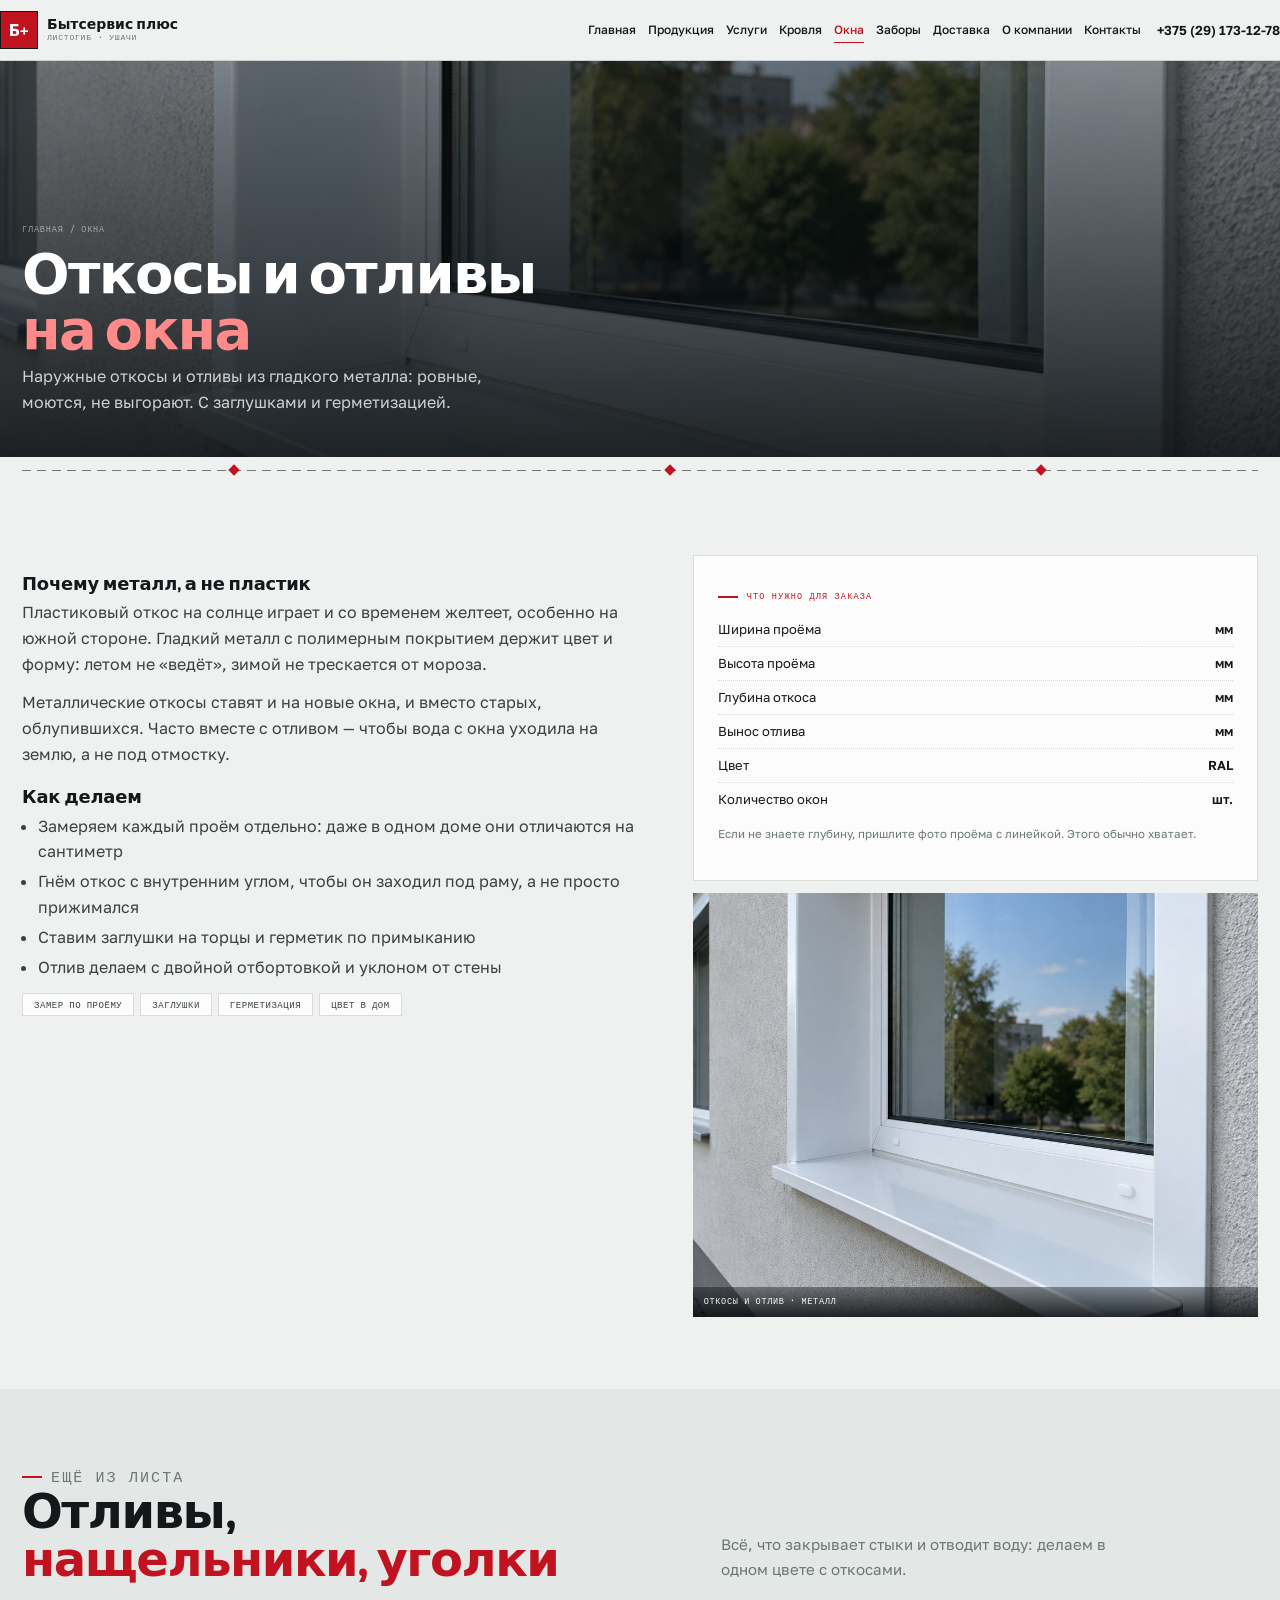
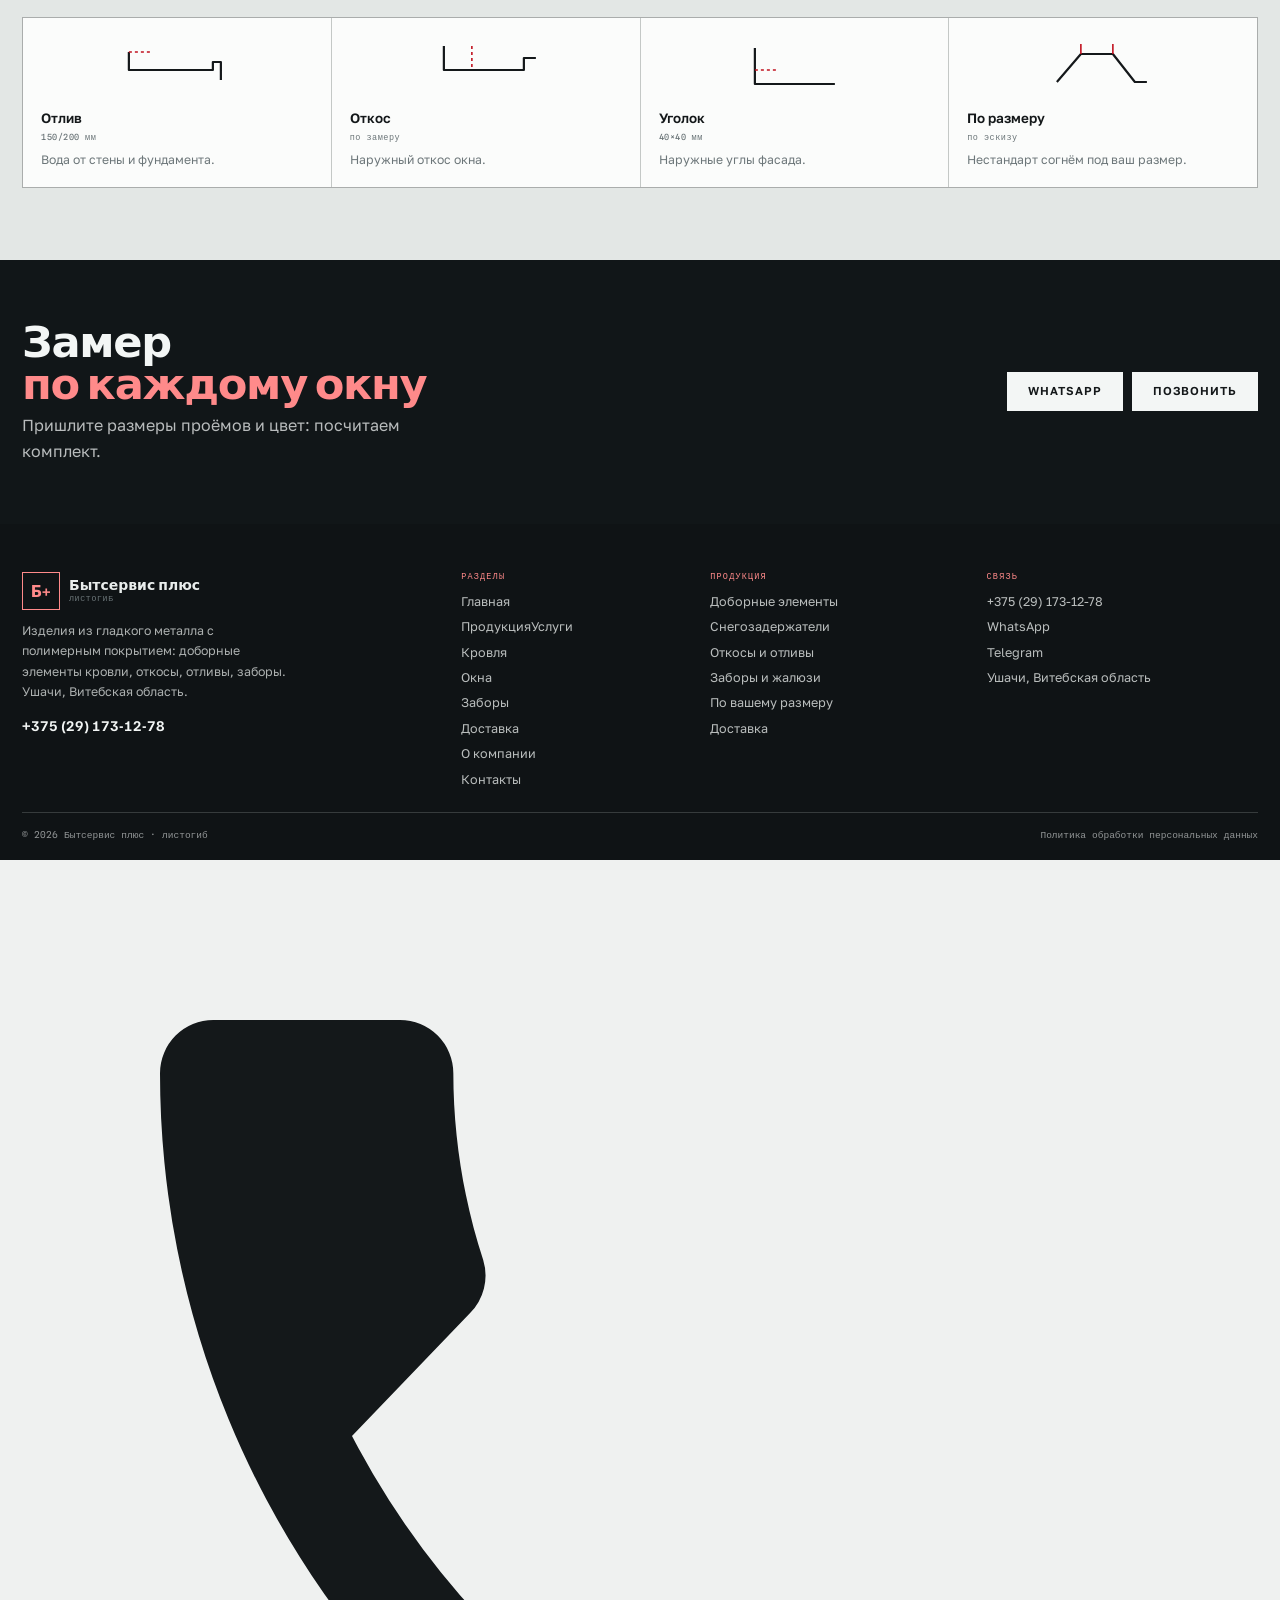
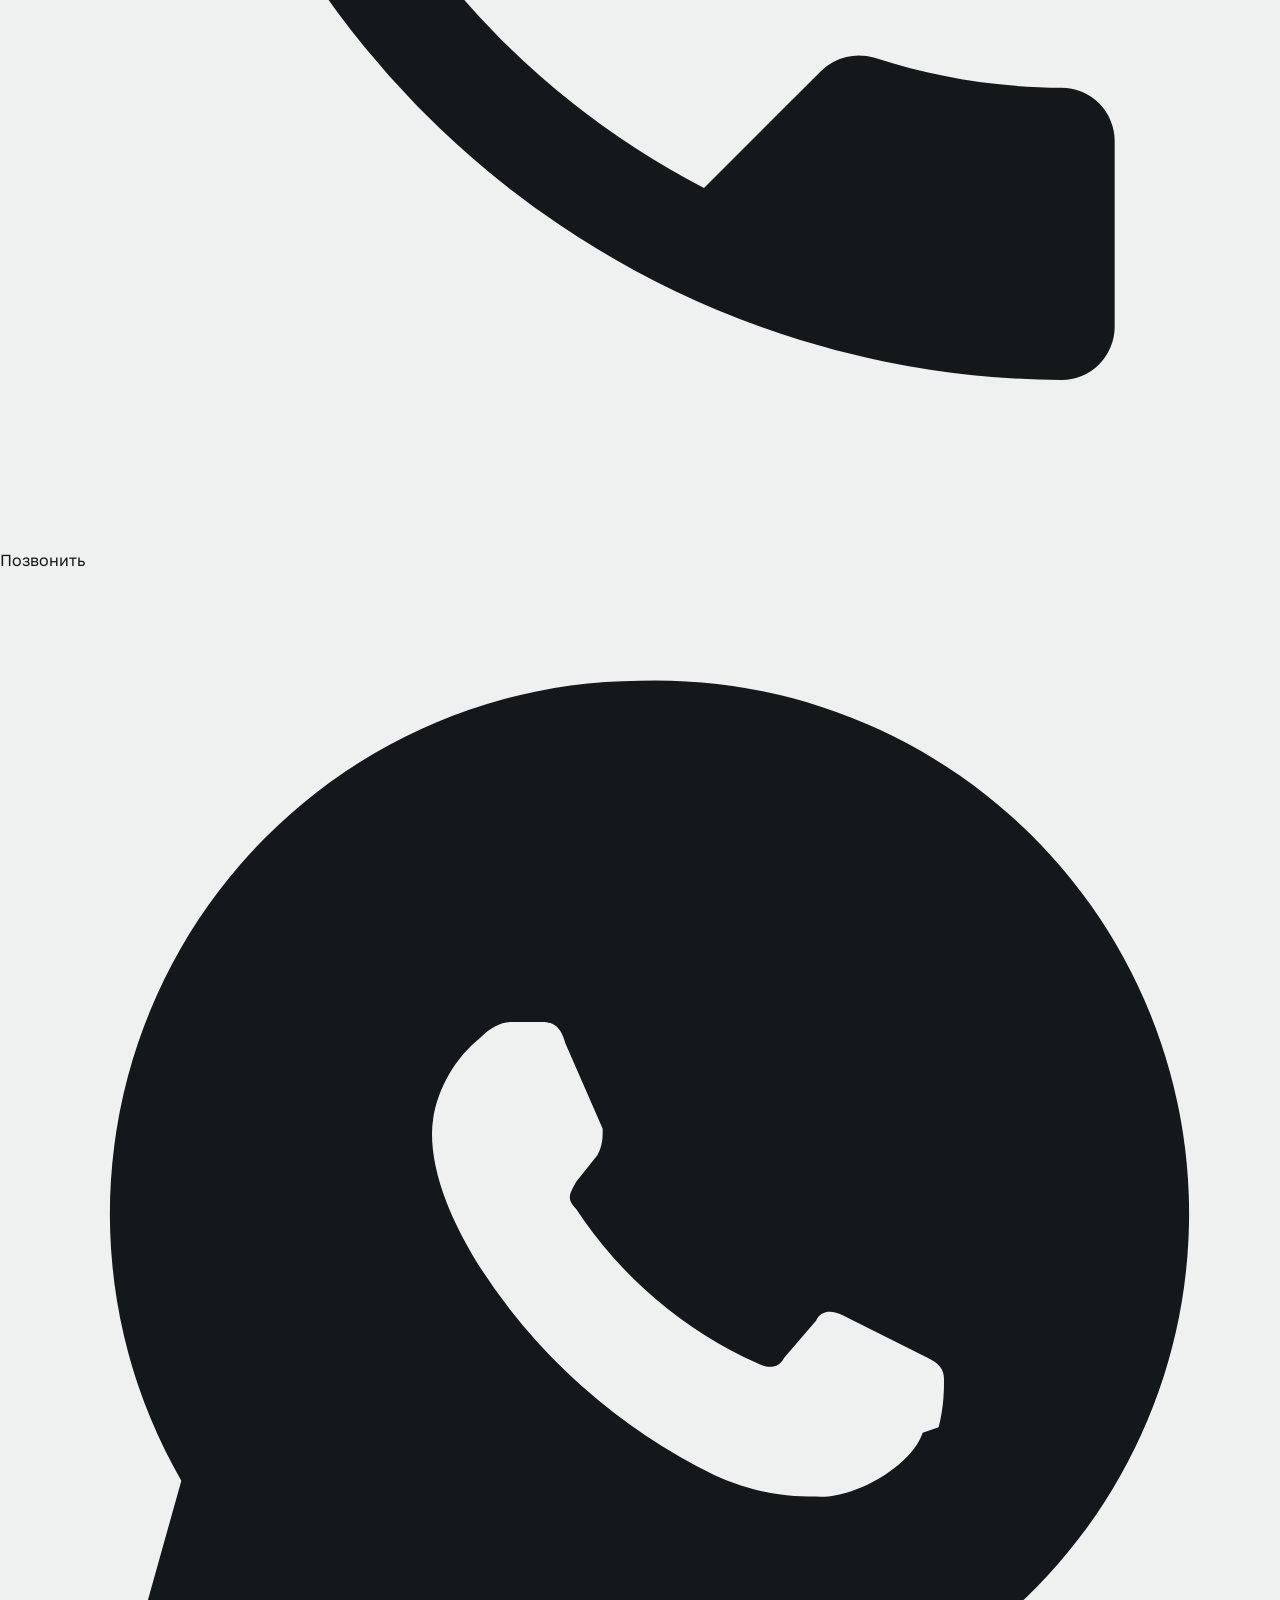
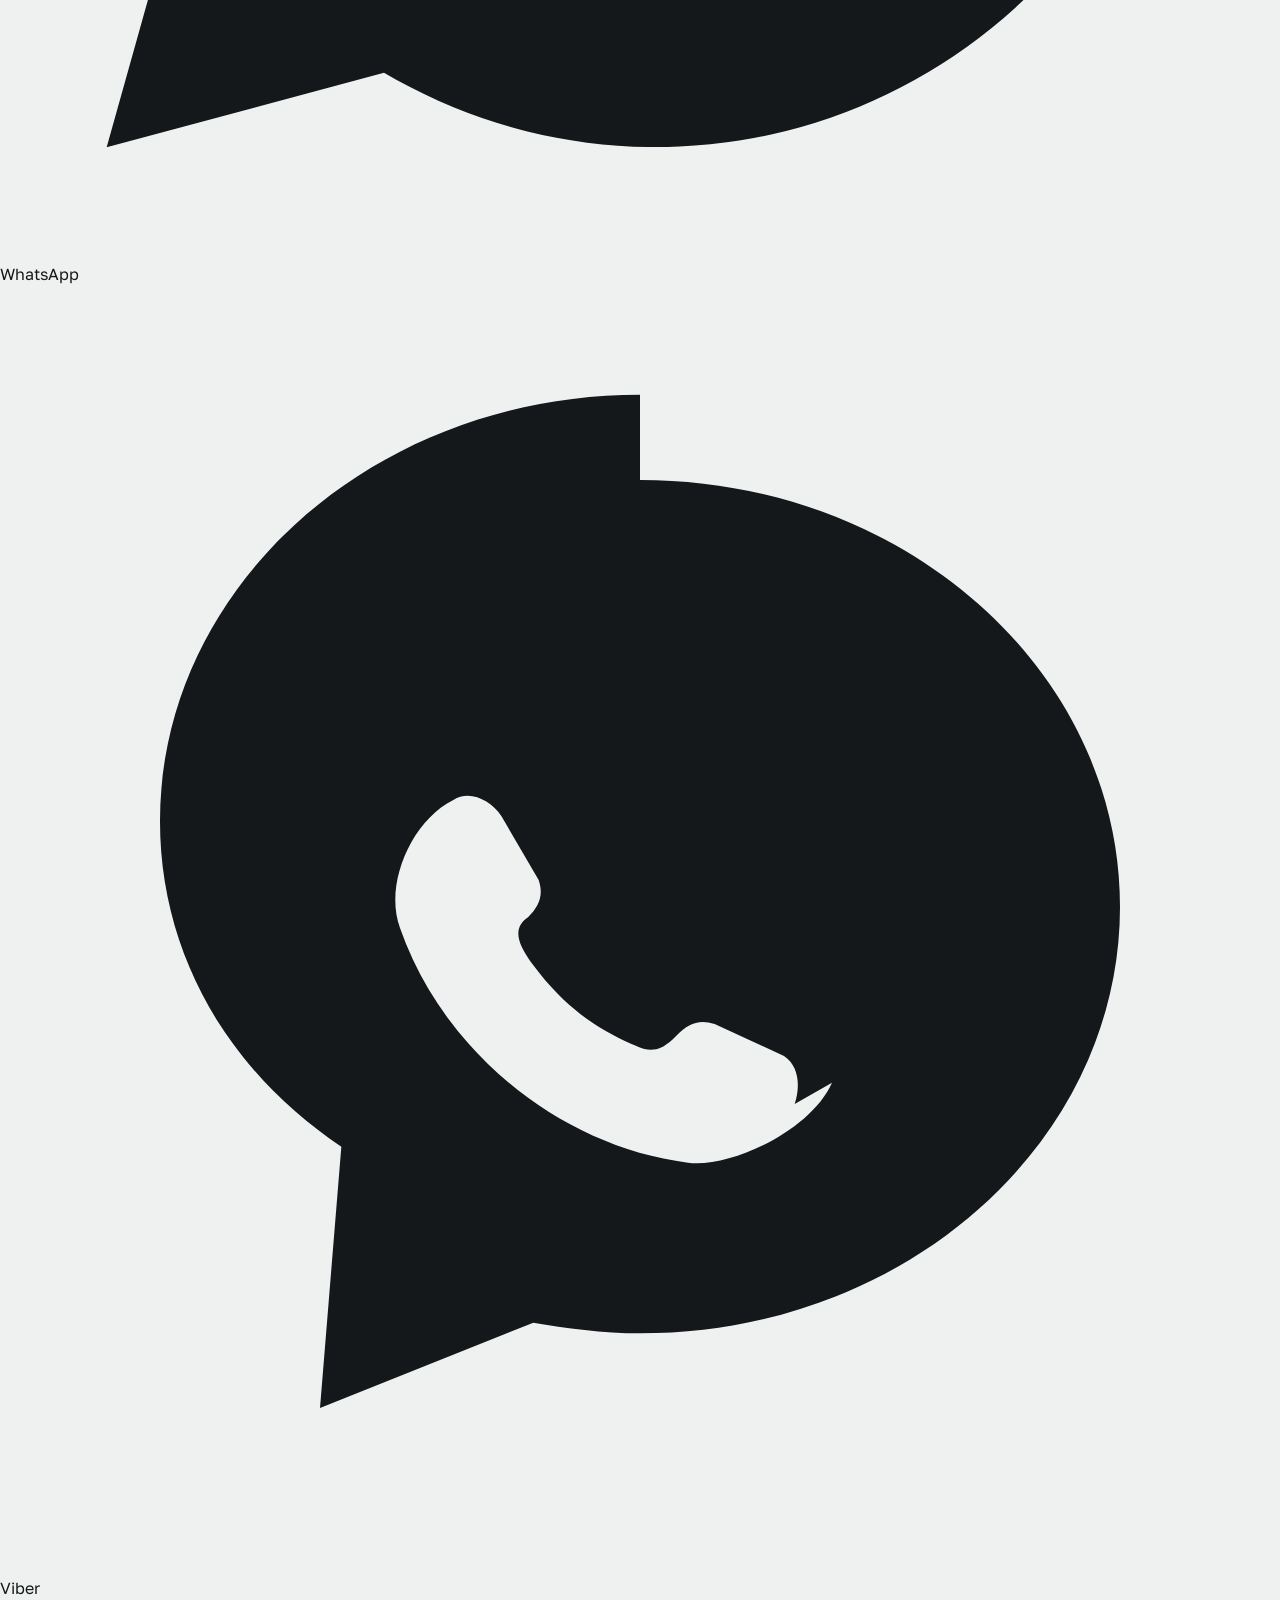
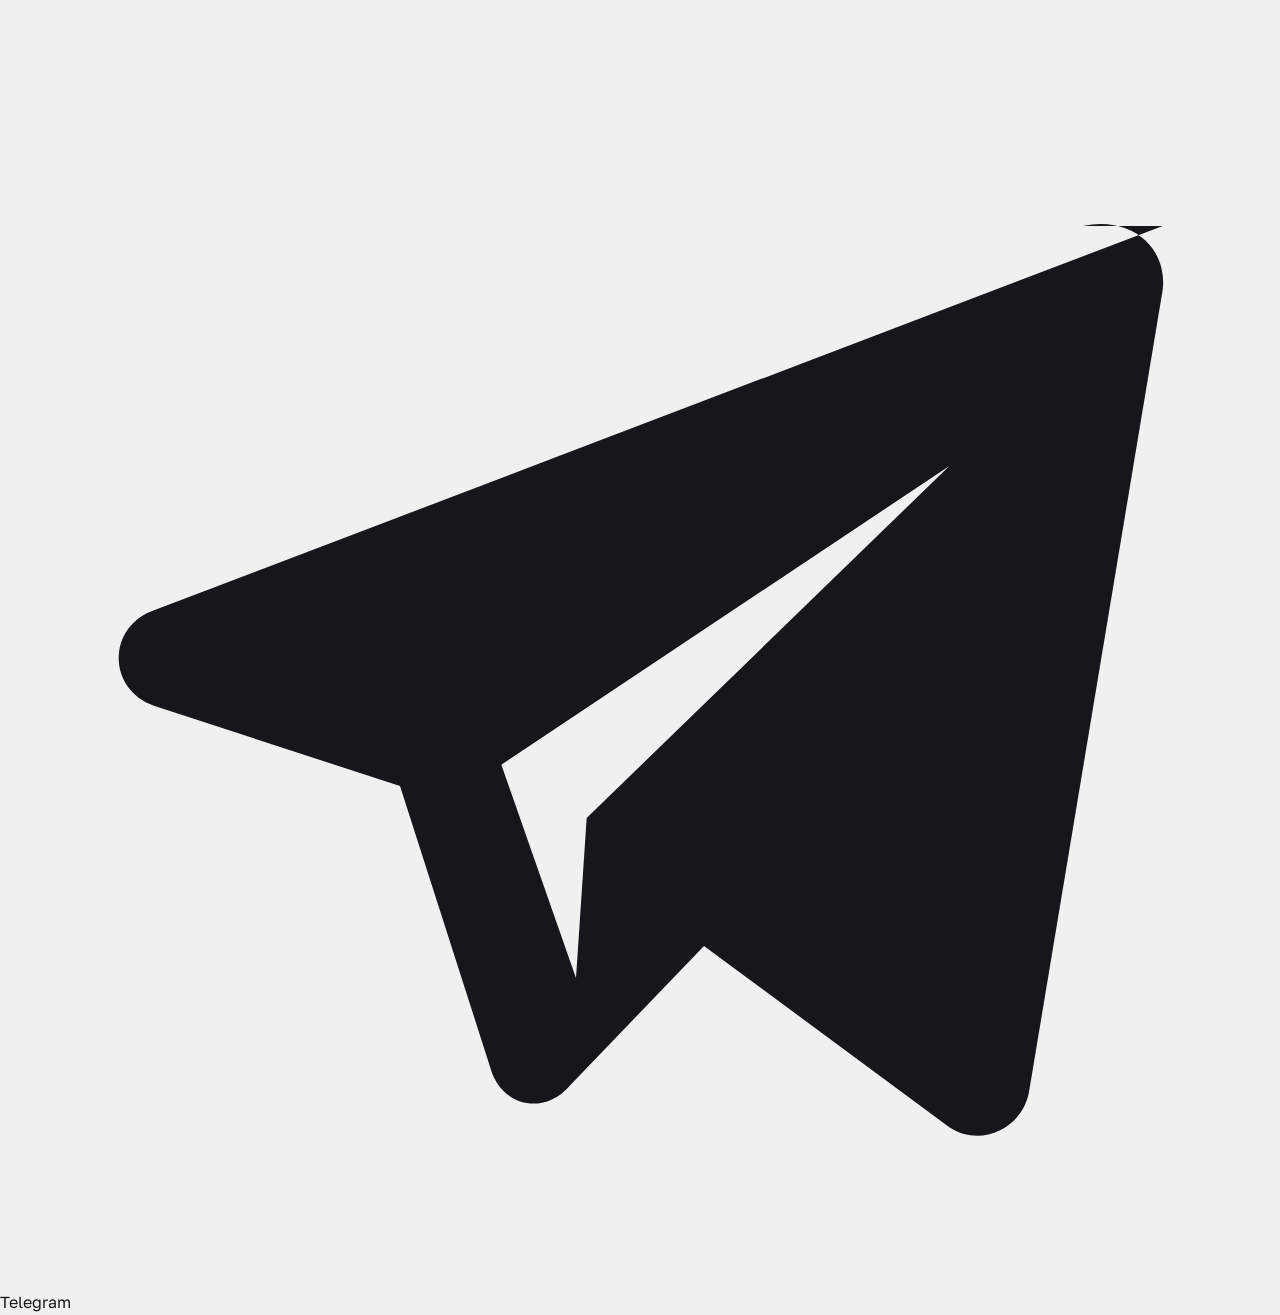
<file: otkosy.html>
<!DOCTYPE html>
<html lang="ru">
<head>
<meta charset="utf-8">
<meta name="viewport" content="width=device-width, initial-scale=1">
<title>Откосы на окна и отливы из металла | Бытсервис плюс</title>
<meta name="description" content="Наружные откосы и отливы из гладкого металла: замер по проёму, заглушки, герметизация. Цвет по RAL.">
<meta property="og:title" content="Откосы на окна и отливы из металла | Бытсервис плюс">
<meta property="og:description" content="Наружные откосы и отливы из гладкого металла: замер по проёму, заглушки, герметизация. Цвет по RAL.">
<meta property="og:type" content="website">
<meta name="theme-color" content="#EFF1F0">
<style>
:root{--bg:#EFF1F0;--bg2:#E3E7E5;--ink:#14181A;--ink2:#2B3235;--red:#C1121F;--red2:#8F0E18;
--zinc:#6C7679;--line:rgba(20,24,26,.15);--white:#FBFCFB;--pad:22px;--max:1300px;
--d:'Familjen Grotesk',system-ui,sans-serif;--b:'Golos Text',system-ui,sans-serif;--m:'Spline Sans Mono',ui-monospace,monospace}
*{box-sizing:border-box}html{-webkit-text-size-adjust:100%}body{margin:0;background:var(--bg);color:var(--ink);font:16px/1.62 var(--b);-webkit-font-smoothing:antialiased}
img{max-width:100%;display:block}h1,h2,h3{margin:0;font-family:var(--d);font-weight:700;line-height:.99;letter-spacing:-.03em}
a{color:inherit;text-decoration:none}[hidden]{display:none!important}
.wrap{width:100%;max-width:var(--max);margin:0 auto;padding:0 var(--pad)}
.header{position:sticky;top:0;z-index:40;background:rgba(239,241,240,.94);border-bottom:1px solid var(--line);backdrop-filter:blur(8px)}
.header__in{display:flex;align-items:center;gap:16px;padding:11px 0}
.logo{display:flex;align-items:center;gap:9px}
.logo__mark{width:38px;height:38px;border:1.5px solid var(--ink);display:grid;place-items:center;background:var(--red);color:#fff;font:700 15px/1 var(--d)}
.logo__txt{display:flex;flex-direction:column;line-height:1.15}
.logo__txt b{font:700 14px/1 var(--d)}
.logo__txt i{font:500 8px/1.5 var(--m);letter-spacing:.1em;text-transform:uppercase;color:var(--zinc);font-style:normal}
.nav{display:flex;gap:14px;margin-left:auto;font:500 12.5px/1 var(--b)}
.nav a{padding:6px 0;border-bottom:1px solid transparent}
.nav a:hover,.nav a.is-on{border-color:var(--red);color:var(--red)}
.header__tel{font:600 13px/1 var(--b);white-space:nowrap}
.btn{display:inline-flex;align-items:center;justify-content:center;gap:8px;padding:13px 20px;font:600 11.5px/1 var(--b);letter-spacing:.08em;text-transform:uppercase;border:1px solid var(--red);background:var(--red);color:#fff;cursor:pointer;transition:.18s}
.btn:hover{background:var(--red2);border-color:var(--red2)}
.btn--dark{background:var(--ink);border-color:var(--ink);color:#fff}
.btn--dark:hover{background:#000}
.btn--ghost{background:transparent;color:var(--ink);border-color:var(--ink)}
.btn--ghost:hover{background:var(--ink);color:#fff}
.burger{display:none;width:42px;height:36px;border:1px solid var(--ink);background:transparent;align-items:center;justify-content:center;flex-direction:column;gap:4px;cursor:pointer}
.burger i{display:block;width:16px;height:1px;background:var(--ink)}
.burger.is-close i:first-child{transform:rotate(45deg) translateY(3px)}
.burger.is-close i:last-child{transform:rotate(-45deg) translateY(-3px)}
.drawer{position:fixed;inset:0;z-index:90;background:rgba(15,18,20,.76);display:none}
.drawer[data-open]{display:block}
.drawer__in{position:absolute;inset:0 0 0 auto;width:min(400px,92vw);background:var(--bg);padding:18px;overflow-y:auto}
.drawer__top{display:flex;justify-content:space-between;align-items:center;margin-bottom:16px}
.drawer__nav{display:grid;font:700 21px/1 var(--d);letter-spacing:-.01em}
.drawer__nav a{padding:13px 0;border-bottom:1px solid var(--line)}
.drawer__cta{width:100%;margin-top:16px}
.drawer__note{font-size:12px;color:var(--zinc);margin-top:10px}
body.is-locked{overflow:hidden}
.hero{position:relative;min-height:min(94svh,820px);display:flex;align-items:flex-end;overflow:hidden;background:#0F1315}
.hero__img{position:absolute;inset:0;width:100%;height:100%;object-fit:cover}
.hero::after{content:'';position:absolute;inset:0;background:linear-gradient(180deg,rgba(12,16,18,.5),rgba(12,16,18,.12) 42%,rgba(12,16,18,.8) 78%,#0F1315 100%)}
.hero__in{position:relative;z-index:2;width:100%;padding:clamp(28px,4.6vw,58px) 0 clamp(14px,2vw,22px);color:#F4F7F6}
.hero h1{font-size:clamp(2rem,5.6vw,4.6rem);letter-spacing:-.04em;color:#fff}
.hero h1 em{font-style:normal;color:#FF8A8A}
.hero__lede{max-width:44ch;margin:14px 0 18px;color:rgba(244,247,246,.86)}
.hero__acts{display:flex;flex-wrap:wrap;gap:9px;margin-bottom:clamp(14px,2.2vw,26px)}
.hero__acts .btn--ghost{color:#fff;border-color:rgba(255,255,255,.6)}
.hero__acts .btn--ghost:hover{background:#fff;color:var(--ink)}
.hero__facts{display:grid;grid-template-columns:repeat(4,minmax(0,1fr));border-top:1px solid rgba(255,255,255,.28);gap:0 12px}
.hero__facts div{padding:11px 0 0}
.hero__facts b{display:block;font:700 clamp(.92rem,1.4vw,1.1rem)/1.2 var(--d)}
.hero__facts span{font:500 8.5px/1.5 var(--m);letter-spacing:.06em;text-transform:uppercase;color:#FF8A8A}
@media (max-width:1024px){.nav{display:none}.burger{display:flex}.header__tel{display:none}.hero__facts{grid-template-columns:1fr 1fr}}
@media (max-width:380px){.header .btn{display:none}}
</style>
<link rel="preconnect" href="https://fonts.googleapis.com">
<link rel="preconnect" href="https://fonts.gstatic.com" crossorigin>
<link href="https://fonts.googleapis.com/css2?family=Familjen+Grotesk:wght@600;700&family=Golos+Text:wght@400;500;600&family=Spline+Sans+Mono:wght@400;500&display=swap" rel="stylesheet">
<link rel="stylesheet" href="assets/css/style.v3.css">
<link rel="icon" href="assets/img/favicon.svg" type="image/svg+xml">
</head>
<body>
<header class="header"><div class="header__in wrap">
<a class="logo" href="index.html"><span class="logo__mark">Б+</span><span class="logo__txt"><b>Бытсервис плюс</b><i>листогиб · Ушачи</i></span></a>
<nav class="nav" aria-label="Основное меню"><a href="index.html">Главная</a><a href="produkciya.html">Продукция</a><a href="uslugi.html">Услуги</a><a href="krovlya.html">Кровля</a><a href="otkosy.html" class="is-on">Окна</a><a href="zabori.html">Заборы</a><a href="dostavka.html">Доставка</a><a href="o-kompanii.html">О компании</a><a href="kontakty.html">Контакты</a></nav>
<a class="header__tel" href="tel:+375291731278">+375 (29) 173-12-78</a>
<a class="btn" href="#zayavka">Рассчитать метраж</a>
<button class="burger" type="button" aria-label="Меню" aria-expanded="false" aria-controls="drawer"><i></i><i></i><i></i></button>
</div></header>
<div class="drawer" id="drawer" role="dialog" aria-modal="true" aria-label="Меню" hidden>
<div class="drawer__in">
<div class="drawer__top">
<a class="logo" href="index.html"><span class="logo__mark">Б+</span><span class="logo__txt"><b>Бытсервис плюс</b><i>Ушачи</i></span></a>
<button class="burger is-close" type="button" data-close aria-label="Закрыть меню"><i></i><i></i></button>
</div>
<nav class="drawer__nav"><a href="index.html">Главная</a><a href="produkciya.html">Продукция</a><a href="uslugi.html">Услуги</a><a href="krovlya.html">Кровля</a><a href="otkosy.html">Окна</a><a href="zabori.html">Заборы</a><a href="dostavka.html">Доставка</a><a href="o-kompanii.html">О компании</a><a href="kontakty.html">Контакты</a></nav>
<a class="btn drawer__cta" href="tel:+375291731278">Позвонить +375 (29) 173-12-78</a>
<p class="drawer__note">Гибка гладкого металла с полимерным покрытием: коньки, ветровые планки, отливы, откосы, снегозадержатели, заборы. Цвета по RAL. Бесплатная доставка в Ушачи, Лепель и Оршу каждые выходные.</p>
</div></div>
<main>
<section class="phero"><img src="assets/img/window.jpg" alt="Откосы и отлив" width="1024" height="1024">
<div class="phero__in"><div class="wrap"><div class="crumbs"><a href="index.html">Главная</a> / Окна</div>
<h1>Откосы и отливы<br><em>на окна</em></h1><p>Наружные откосы и отливы из гладкого металла: ровные, моются, не выгорают. С заглушками и герметизацией.</p></div></div></section>
<div class="fold" aria-hidden="true"><i style="left:18%"></i><i style="left:52%"></i><i style="left:81%"></i></div>
<section class="section"><div class="wrap"><div class="two">
<div class="prose">
<h3>Почему металл, а не пластик</h3>
<p>Пластиковый откос на солнце играет и со временем желтеет, особенно на южной стороне. Гладкий металл с полимерным покрытием держит цвет и форму: летом не «ведёт», зимой не трескается от мороза.</p>
<p>Металлические откосы ставят и на новые окна, и вместо старых, облупившихся. Часто вместе с отливом — чтобы вода с окна уходила на землю, а не под отмостку.</p>
<h3>Как делаем</h3>
<ul>
<li>Замеряем каждый проём отдельно: даже в одном доме они отличаются на сантиметр</li>
<li>Гнём откос с внутренним углом, чтобы он заходил под раму, а не просто прижимался</li>
<li>Ставим заглушки на торцы и герметик по примыканию</li>
<li>Отлив делаем с двойной отбортовкой и уклоном от стены</li>
</ul>
<div class="chips"><span class="chip">Замер по проёму</span><span class="chip">Заглушки</span><span class="chip">Герметизация</span><span class="chip">Цвет в дом</span></div>
</div>
<div>
<div class="card" style="margin-bottom:12px"><p class="eyebrow">что нужно для заказа</p>
<table class="spec"><tbody>
<tr><td>Ширина проёма</td><td>мм</td></tr>
<tr><td>Высота проёма</td><td>мм</td></tr>
<tr><td>Глубина откоса</td><td>мм</td></tr>
<tr><td>Вынос отлива</td><td>мм</td></tr>
<tr><td>Цвет</td><td>RAL</td></tr>
<tr><td>Количество окон</td><td>шт.</td></tr>
</tbody></table>
<p class="note">Если не знаете глубину, пришлите фото проёма с линейкой. Этого обычно хватает.</p></div>
<div class="gal" style="grid-template-columns:1fr"><figure><img src="assets/img/window.jpg" alt="Откосы" width="1024" height="1024" loading="lazy"><figcaption>Откосы и отлив · металл</figcaption></figure></div>
</div>
</div></div></section>
<section class="section section--dim"><div class="wrap">
<div class="sec-head"><div><p class="eyebrow">ещё из листа</p><h2 class="h2">Отливы,<br><em>нащельники, уголки</em></h2></div>
<p>Всё, что закрывает стыки и отводит воду: делаем в одном цвете с откосами.</p></div>
<div class="profiles" style="grid-template-columns:repeat(4,minmax(0,1fr))">
<article class="prof"><svg viewBox="0 0 120 64" aria-hidden="true"><path d="M12 16 L12 34 L96 34 L96 26 L104 26 L104 44" fill="none" stroke="#14181A" stroke-width="2.2" stroke-linejoin="round"/><path d="M12 16 L34 16" stroke="#C1121F" stroke-width="1.6" stroke-dasharray="3 3"/></svg><b>Отлив</b><span>150/200 мм</span><p>Вода от стены и фундамента.</p></article>
<article class="prof"><svg viewBox="0 0 120 64" aria-hidden="true"><path d="M18 10 L18 34 L98 34 L98 22 L110 22" fill="none" stroke="#14181A" stroke-width="2.2" stroke-linejoin="round"/><path d="M46 10 L46 34" stroke="#C1121F" stroke-width="1.6" stroke-dasharray="3 3"/></svg><b>Откос</b><span>по замеру</span><p>Наружный откос окна.</p></article>
<article class="prof"><svg viewBox="0 0 120 64" aria-hidden="true"><path d="M20 12 L20 48 L100 48" fill="none" stroke="#14181A" stroke-width="2.2" stroke-linejoin="round"/><path d="M20 34 L44 34" stroke="#C1121F" stroke-width="1.6" stroke-dasharray="3 3"/></svg><b>Уголок</b><span>40×40 мм</span><p>Наружные углы фасада.</p></article>
<article class="prof"><svg viewBox="0 0 120 64" aria-hidden="true"><path d="M14 46 L38 18 L70 18 L92 46 L104 46" fill="none" stroke="#14181A" stroke-width="2.2" stroke-linejoin="round"/><path d="M38 18 L38 8 M70 18 L70 8" stroke="#C1121F" stroke-width="1.6"/></svg><b>По размеру</b><span>по эскизу</span><p>Нестандарт согнём под ваш размер.</p></article>
</div>
</div></section>
<section class="cta"><div class="wrap cta__in"><div><h2>Замер<br><em>по каждому окну</em></h2><p>Пришлите размеры проёмов и цвет: посчитаем комплект.</p></div>
<div class="cta__acts"><a class="btn btn--light" href="https://wa.me/375291731278" target="_blank" rel="noopener">WhatsApp</a><a class="btn btn--light" href="tel:+375291731278">Позвонить</a></div></div></section>
</main>
<footer class="footer"><div class="wrap">
<div class="footer__top">
<div class="footer__about"><a class="logo logo--f" href="index.html"><span class="logo__mark">Б+</span><span class="logo__txt"><b>Бытсервис плюс</b><i>листогиб</i></span></a>
<p>Изделия из гладкого металла с полимерным покрытием: доборные элементы кровли, откосы, отливы, заборы. Ушачи, Витебская область.</p>
<a class="footer__tel" href="tel:+375291731278">+375 (29) 173-12-78</a>
</div>
<div><h4>Разделы</h4><ul><li><a href="index.html">Главная</a></li><li><a href="produkciya.html">Продукция</a><a href="uslugi.html">Услуги</a></li><li><a href="krovlya.html">Кровля</a></li><li><a href="otkosy.html">Окна</a></li><li><a href="zabori.html">Заборы</a></li><li><a href="dostavka.html">Доставка</a></li><li><a href="o-kompanii.html">О компании</a></li><li><a href="kontakty.html">Контакты</a></li></ul></div>
<div><h4>Продукция</h4><ul><li><a href="krovlya.html">Доборные элементы</a></li><li><a href="krovlya.html#sneg">Снегозадержатели</a></li><li><a href="otkosy.html">Откосы и отливы</a></li><li><a href="zabori.html">Заборы и жалюзи</a></li><li><a href="produkciya.html#drugoe">По вашему размеру</a></li><li><a href="dostavka.html">Доставка</a></li></ul></div>
<div><h4>Связь</h4><ul><li><a href="tel:+375291731278">+375 (29) 173-12-78</a></li><li><a href="https://wa.me/375291731278" target="_blank" rel="noopener">WhatsApp</a></li><li><a href="https://t.me/+375291731278" target="_blank" rel="noopener">Telegram</a></li><li><a href="https://yandex.by/maps/?text=%D0%A3%D1%88%D0%B0%D1%87%D0%B8%20%D0%91%D1%8B%D1%82%D1%81%D0%B5%D1%80%D0%B2%D0%B8%D1%81%20%D0%BF%D0%BB%D1%8E%D1%81%20%D0%BB%D0%B8%D1%81%D1%82%D0%BE%D0%B3%D0%B8%D0%B1%20%D0%BC%D0%B5%D1%82%D0%B0%D0%BB%D0%BB" target="_blank" rel="noopener">Ушачи, Витебская область</a></li></ul></div>
</div>
<div class="footer__bottom"><span>© <span id="yr">2026</span> Бытсервис плюс · листогиб</span>
<span><a href="politika.html">Политика обработки персональных данных</a></span></div>
</div></footer>
<div class="mbar" role="navigation" aria-label="Быстрая связь">
<a href="tel:+375291731278"><svg viewBox="0 0 24 24" fill="currentColor" aria-hidden="true"><path d="M6.6 10.8a15.5 15.5 0 0 0 6.6 6.6l2.2-2.2a1 1 0 0 1 1-.24c1.1.36 2.3.56 3.5.56a1 1 0 0 1 1 1V20a1 1 0 0 1-1 1A17 17 0 0 1 3 4a1 1 0 0 1 1-1h3.5a1 1 0 0 1 1 1c0 1.2.2 2.4.56 3.5a1 1 0 0 1-.25 1z"/></svg>Позвонить</a>
<a href="https://wa.me/375291731278" target="_blank" rel="noopener"><svg viewBox="0 0 24 24" fill="currentColor" aria-hidden="true"><path d="M12 2a10 10 0 0 0-8.6 15L2 22l5.2-1.4A10 10 0 1 0 12 2m5.3 14.1c-.2.6-1.2 1.2-1.9 1.2-.5 0-1.1 0-2-.4a11 11 0 0 1-4.4-3.9c-.5-.8-.9-1.7-.9-2.5 0-.7.4-1.4.9-1.8.2-.2.4-.3.6-.3h.5c.2 0 .4 0 .5.4l.7 1.6c0 .2 0 .3-.1.5l-.4.5c-.1.2-.2.3 0 .5a8 8 0 0 0 3.4 2.9c.2.1.4.1.5-.1l.6-.7c.1-.2.3-.2.5-.1l1.6.8c.2.1.3.2.3.4s0 .5-.1.9"/></svg>WhatsApp</a>
<a href="viber://chat?number=%2B375291731278"><svg viewBox="0 0 24 24" fill="currentColor" aria-hidden="true"><path d="M12 2C7 2 3 5.6 3 10c0 2.5 1.3 4.7 3.4 6.1L6 21l4-1.6c.6.1 1.3.2 2 .2 5 0 9-3.6 9-8s-4-8-9-8m3.6 11.3c-.4.9-1.9 1.6-2.7 1.5-2.4-.3-4.6-2.1-5.4-4.4-.3-.8.2-2 1-2.4.3-.2.7 0 .9.3l.7 1.2c.1.3 0 .5-.2.7-.3.2-.2.5.1.9.6.8 1.2 1.2 1.9 1.5.4.2.6 0 .8-.2s.4-.3.7-.2l1.3.6c.3.2.3.6.2.9"/></svg>Viber</a>
<a href="https://t.me/+375291731278" target="_blank" rel="noopener"><svg viewBox="0 0 24 24" fill="currentColor" aria-hidden="true"><path d="M21.8 4.2 2.9 11.4c-.9.3-.9 1.5 0 1.8l4.6 1.5 1.7 5.3c.2.7 1 .9 1.5.3l2.5-2.6 4.6 3.4c.6.4 1.4 0 1.5-.7l2.5-15c.1-.8-.6-1.4-1.5-1.2M9.4 14.3l8.4-5.6-6.8 6.6-.2 3z"/></svg>Telegram</a>
</div>
<script src="assets/js/main.v1.js"></script>
</body>
</html>
</file>
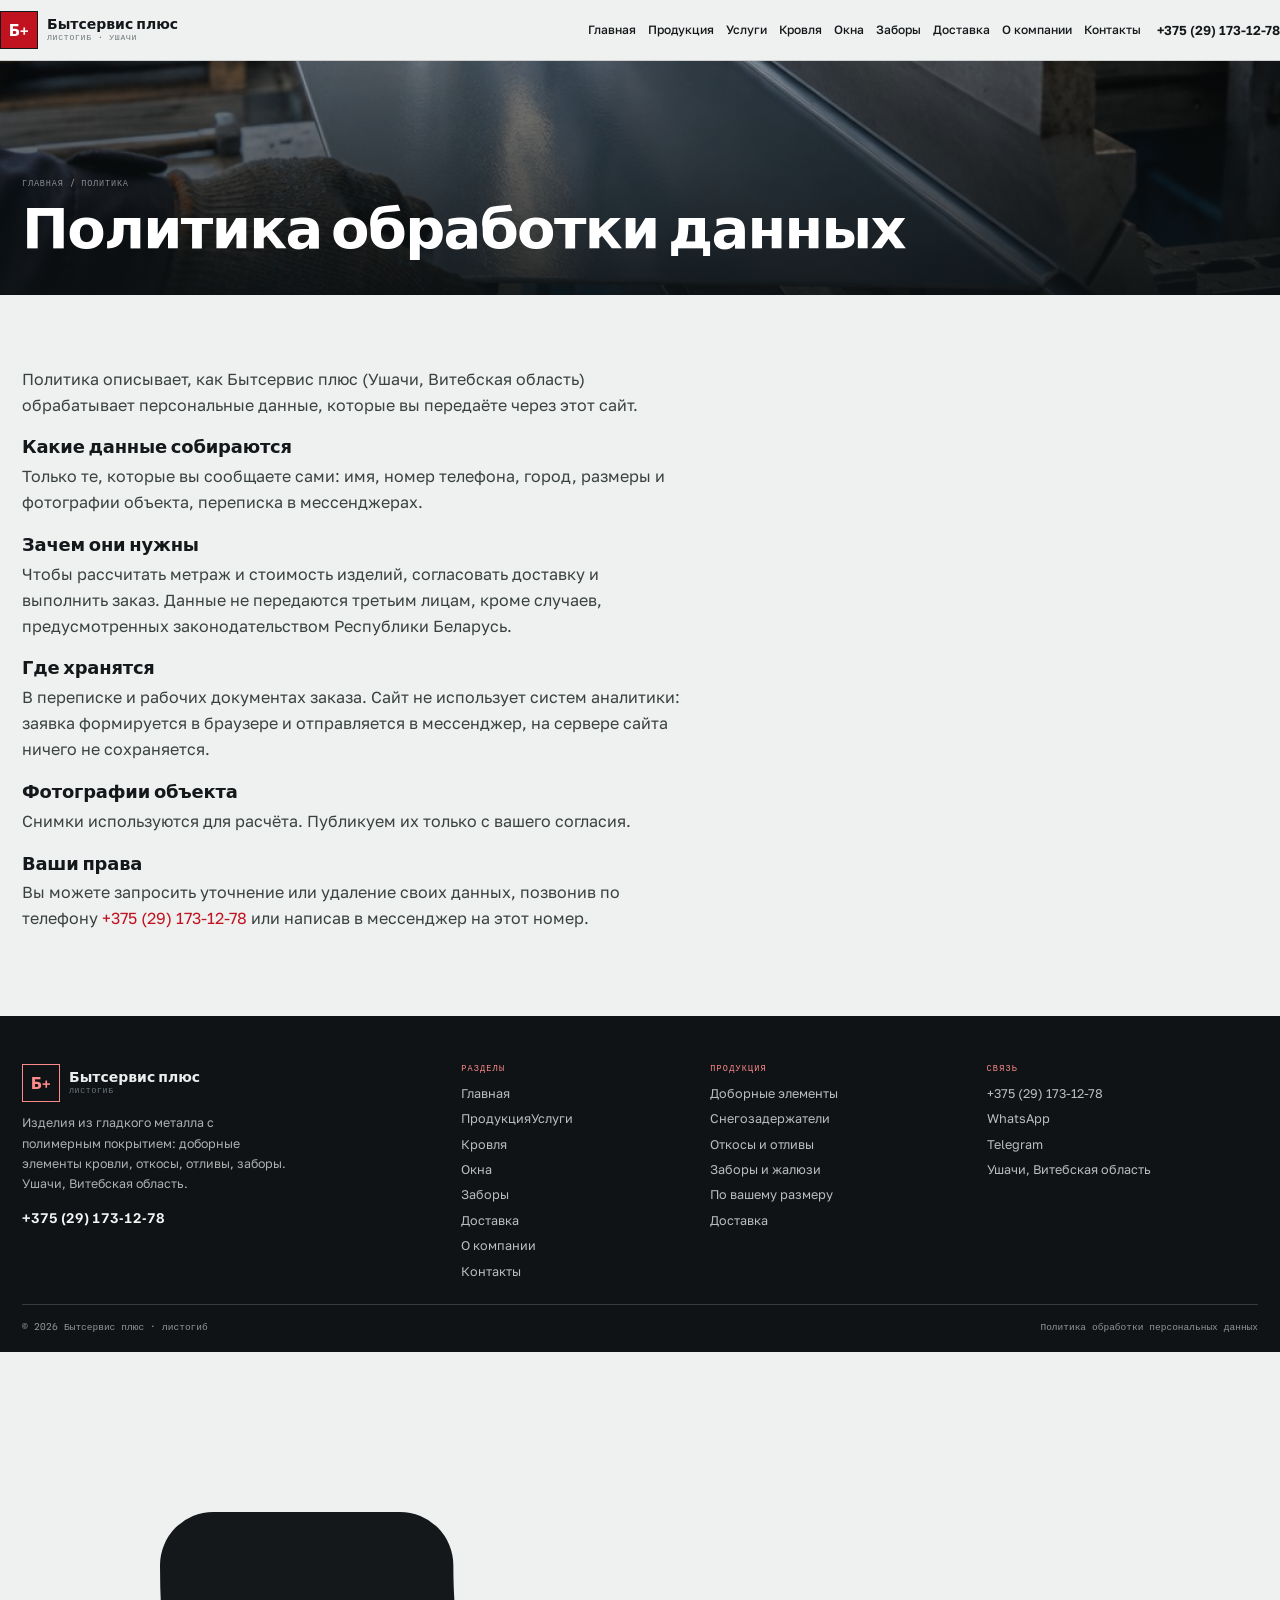
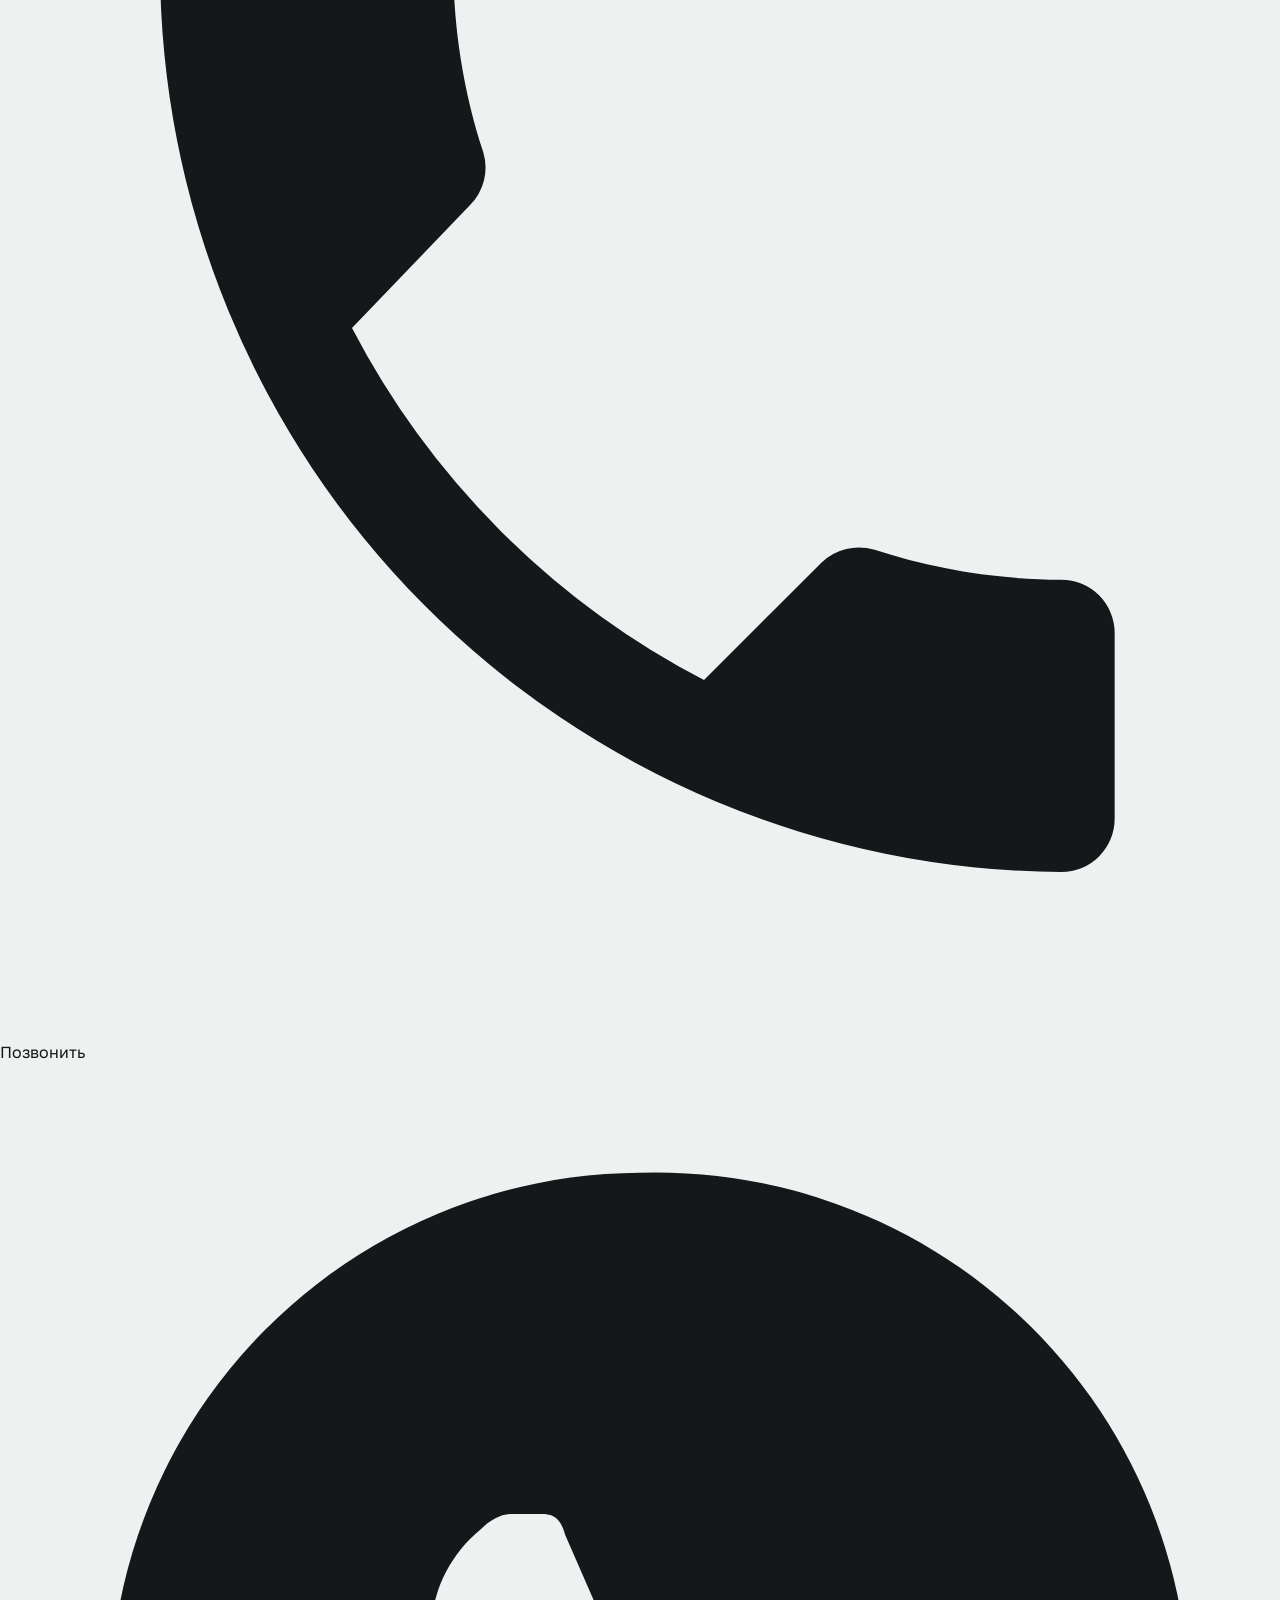
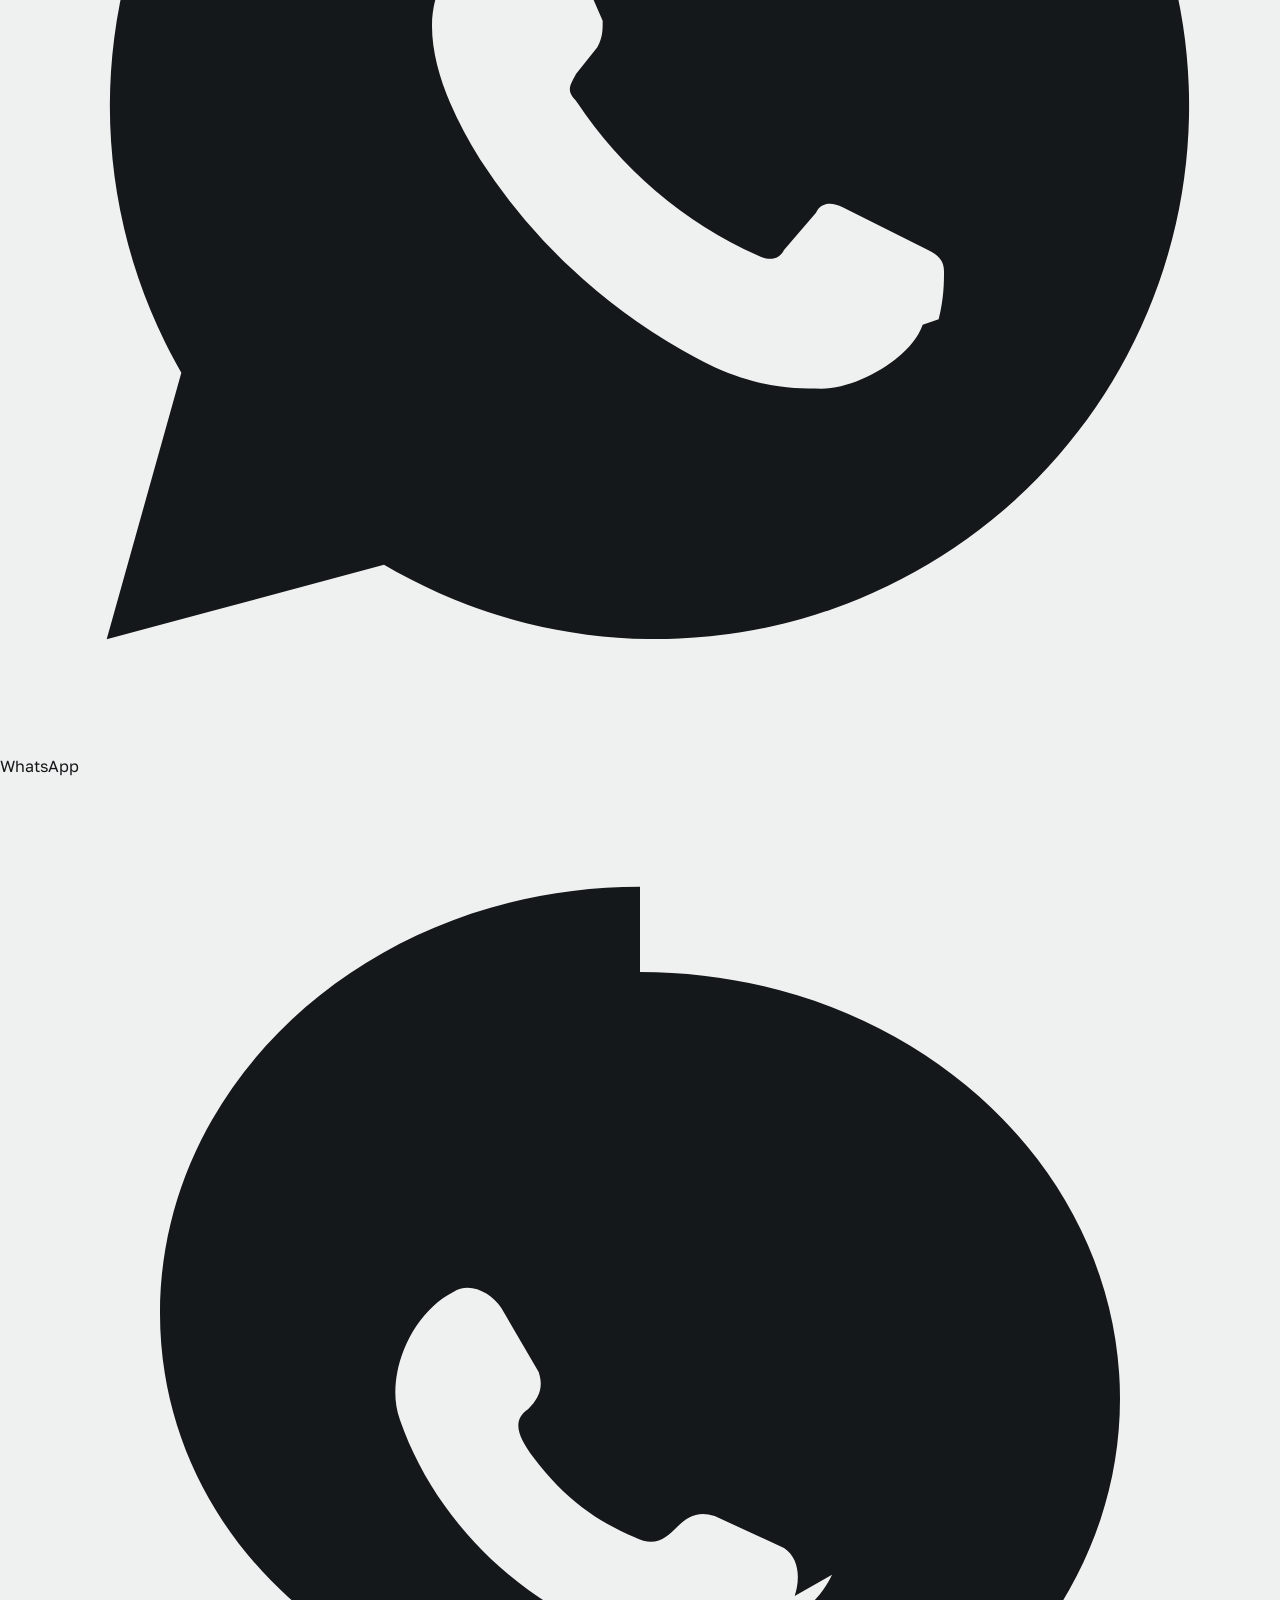
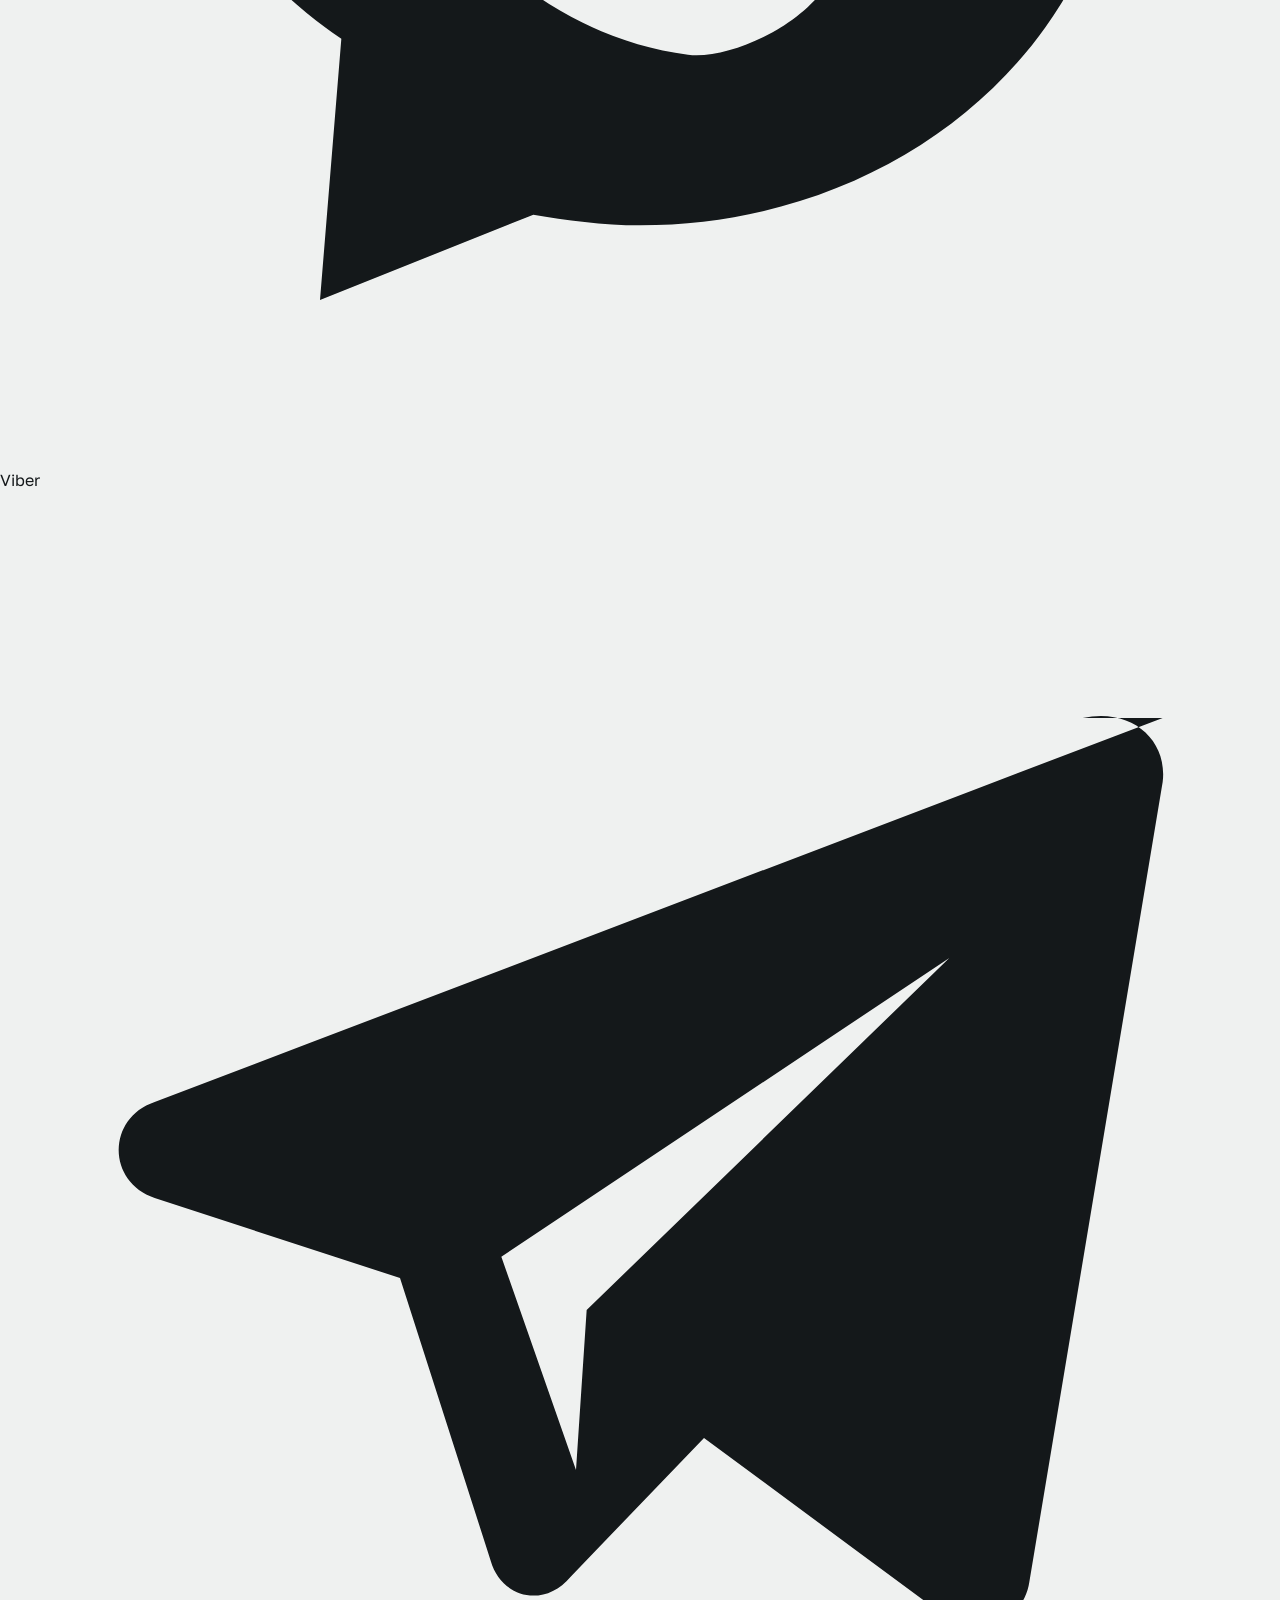
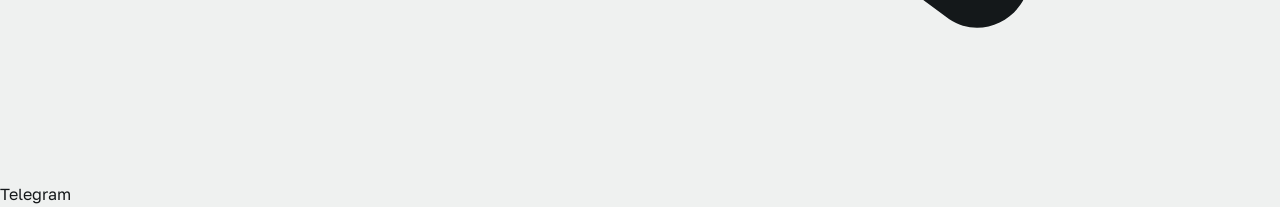
<file: politika.html>
<!DOCTYPE html>
<html lang="ru">
<head>
<meta charset="utf-8">
<meta name="viewport" content="width=device-width, initial-scale=1">
<title>Политика обработки персональных данных | Бытсервис плюс</title>
<meta name="description" content="Как обрабатываются персональные данные при заказе изделий из металла.">
<meta property="og:title" content="Политика обработки персональных данных | Бытсервис плюс">
<meta property="og:description" content="Как обрабатываются персональные данные при заказе изделий из металла.">
<meta property="og:type" content="website">
<meta name="theme-color" content="#EFF1F0">
<style>
:root{--bg:#EFF1F0;--bg2:#E3E7E5;--ink:#14181A;--ink2:#2B3235;--red:#C1121F;--red2:#8F0E18;
--zinc:#6C7679;--line:rgba(20,24,26,.15);--white:#FBFCFB;--pad:22px;--max:1300px;
--d:'Familjen Grotesk',system-ui,sans-serif;--b:'Golos Text',system-ui,sans-serif;--m:'Spline Sans Mono',ui-monospace,monospace}
*{box-sizing:border-box}html{-webkit-text-size-adjust:100%}body{margin:0;background:var(--bg);color:var(--ink);font:16px/1.62 var(--b);-webkit-font-smoothing:antialiased}
img{max-width:100%;display:block}h1,h2,h3{margin:0;font-family:var(--d);font-weight:700;line-height:.99;letter-spacing:-.03em}
a{color:inherit;text-decoration:none}[hidden]{display:none!important}
.wrap{width:100%;max-width:var(--max);margin:0 auto;padding:0 var(--pad)}
.header{position:sticky;top:0;z-index:40;background:rgba(239,241,240,.94);border-bottom:1px solid var(--line);backdrop-filter:blur(8px)}
.header__in{display:flex;align-items:center;gap:16px;padding:11px 0}
.logo{display:flex;align-items:center;gap:9px}
.logo__mark{width:38px;height:38px;border:1.5px solid var(--ink);display:grid;place-items:center;background:var(--red);color:#fff;font:700 15px/1 var(--d)}
.logo__txt{display:flex;flex-direction:column;line-height:1.15}
.logo__txt b{font:700 14px/1 var(--d)}
.logo__txt i{font:500 8px/1.5 var(--m);letter-spacing:.1em;text-transform:uppercase;color:var(--zinc);font-style:normal}
.nav{display:flex;gap:14px;margin-left:auto;font:500 12.5px/1 var(--b)}
.nav a{padding:6px 0;border-bottom:1px solid transparent}
.nav a:hover,.nav a.is-on{border-color:var(--red);color:var(--red)}
.header__tel{font:600 13px/1 var(--b);white-space:nowrap}
.btn{display:inline-flex;align-items:center;justify-content:center;gap:8px;padding:13px 20px;font:600 11.5px/1 var(--b);letter-spacing:.08em;text-transform:uppercase;border:1px solid var(--red);background:var(--red);color:#fff;cursor:pointer;transition:.18s}
.btn:hover{background:var(--red2);border-color:var(--red2)}
.btn--dark{background:var(--ink);border-color:var(--ink);color:#fff}
.btn--dark:hover{background:#000}
.btn--ghost{background:transparent;color:var(--ink);border-color:var(--ink)}
.btn--ghost:hover{background:var(--ink);color:#fff}
.burger{display:none;width:42px;height:36px;border:1px solid var(--ink);background:transparent;align-items:center;justify-content:center;flex-direction:column;gap:4px;cursor:pointer}
.burger i{display:block;width:16px;height:1px;background:var(--ink)}
.burger.is-close i:first-child{transform:rotate(45deg) translateY(3px)}
.burger.is-close i:last-child{transform:rotate(-45deg) translateY(-3px)}
.drawer{position:fixed;inset:0;z-index:90;background:rgba(15,18,20,.76);display:none}
.drawer[data-open]{display:block}
.drawer__in{position:absolute;inset:0 0 0 auto;width:min(400px,92vw);background:var(--bg);padding:18px;overflow-y:auto}
.drawer__top{display:flex;justify-content:space-between;align-items:center;margin-bottom:16px}
.drawer__nav{display:grid;font:700 21px/1 var(--d);letter-spacing:-.01em}
.drawer__nav a{padding:13px 0;border-bottom:1px solid var(--line)}
.drawer__cta{width:100%;margin-top:16px}
.drawer__note{font-size:12px;color:var(--zinc);margin-top:10px}
body.is-locked{overflow:hidden}
.hero{position:relative;min-height:min(94svh,820px);display:flex;align-items:flex-end;overflow:hidden;background:#0F1315}
.hero__img{position:absolute;inset:0;width:100%;height:100%;object-fit:cover}
.hero::after{content:'';position:absolute;inset:0;background:linear-gradient(180deg,rgba(12,16,18,.5),rgba(12,16,18,.12) 42%,rgba(12,16,18,.8) 78%,#0F1315 100%)}
.hero__in{position:relative;z-index:2;width:100%;padding:clamp(28px,4.6vw,58px) 0 clamp(14px,2vw,22px);color:#F4F7F6}
.hero h1{font-size:clamp(2rem,5.6vw,4.6rem);letter-spacing:-.04em;color:#fff}
.hero h1 em{font-style:normal;color:#FF8A8A}
.hero__lede{max-width:44ch;margin:14px 0 18px;color:rgba(244,247,246,.86)}
.hero__acts{display:flex;flex-wrap:wrap;gap:9px;margin-bottom:clamp(14px,2.2vw,26px)}
.hero__acts .btn--ghost{color:#fff;border-color:rgba(255,255,255,.6)}
.hero__acts .btn--ghost:hover{background:#fff;color:var(--ink)}
.hero__facts{display:grid;grid-template-columns:repeat(4,minmax(0,1fr));border-top:1px solid rgba(255,255,255,.28);gap:0 12px}
.hero__facts div{padding:11px 0 0}
.hero__facts b{display:block;font:700 clamp(.92rem,1.4vw,1.1rem)/1.2 var(--d)}
.hero__facts span{font:500 8.5px/1.5 var(--m);letter-spacing:.06em;text-transform:uppercase;color:#FF8A8A}
@media (max-width:1024px){.nav{display:none}.burger{display:flex}.header__tel{display:none}.hero__facts{grid-template-columns:1fr 1fr}}
@media (max-width:380px){.header .btn{display:none}}
</style>
<link rel="preconnect" href="https://fonts.googleapis.com">
<link rel="preconnect" href="https://fonts.gstatic.com" crossorigin>
<link href="https://fonts.googleapis.com/css2?family=Familjen+Grotesk:wght@600;700&family=Golos+Text:wght@400;500;600&family=Spline+Sans+Mono:wght@400;500&display=swap" rel="stylesheet">
<link rel="stylesheet" href="assets/css/style.v3.css">
<link rel="icon" href="assets/img/favicon.svg" type="image/svg+xml">
</head>
<body>
<header class="header"><div class="header__in wrap">
<a class="logo" href="index.html"><span class="logo__mark">Б+</span><span class="logo__txt"><b>Бытсервис плюс</b><i>листогиб · Ушачи</i></span></a>
<nav class="nav" aria-label="Основное меню"><a href="index.html">Главная</a><a href="produkciya.html">Продукция</a><a href="uslugi.html">Услуги</a><a href="krovlya.html">Кровля</a><a href="otkosy.html">Окна</a><a href="zabori.html">Заборы</a><a href="dostavka.html">Доставка</a><a href="o-kompanii.html">О компании</a><a href="kontakty.html">Контакты</a></nav>
<a class="header__tel" href="tel:+375291731278">+375 (29) 173-12-78</a>
<a class="btn" href="#zayavka">Рассчитать метраж</a>
<button class="burger" type="button" aria-label="Меню" aria-expanded="false" aria-controls="drawer"><i></i><i></i><i></i></button>
</div></header>
<div class="drawer" id="drawer" role="dialog" aria-modal="true" aria-label="Меню" hidden>
<div class="drawer__in">
<div class="drawer__top">
<a class="logo" href="index.html"><span class="logo__mark">Б+</span><span class="logo__txt"><b>Бытсервис плюс</b><i>Ушачи</i></span></a>
<button class="burger is-close" type="button" data-close aria-label="Закрыть меню"><i></i><i></i></button>
</div>
<nav class="drawer__nav"><a href="index.html">Главная</a><a href="produkciya.html">Продукция</a><a href="uslugi.html">Услуги</a><a href="krovlya.html">Кровля</a><a href="otkosy.html">Окна</a><a href="zabori.html">Заборы</a><a href="dostavka.html">Доставка</a><a href="o-kompanii.html">О компании</a><a href="kontakty.html">Контакты</a></nav>
<a class="btn drawer__cta" href="tel:+375291731278">Позвонить +375 (29) 173-12-78</a>
<p class="drawer__note">Гибка гладкого металла с полимерным покрытием: коньки, ветровые планки, отливы, откосы, снегозадержатели, заборы. Цвета по RAL. Бесплатная доставка в Ушачи, Лепель и Оршу каждые выходные.</p>
</div></div>
<main>
<section class="phero" style="min-height:clamp(190px,26vh,260px)"><img src="assets/img/bender.jpg" alt="Производство" width="1024" height="1024">
<div class="phero__in"><div class="wrap"><div class="crumbs"><a href="index.html">Главная</a> / Политика</div><h1>Политика обработки данных</h1></div></div></section>
<section class="section"><div class="wrap"><div class="prose">
<p>Политика описывает, как Бытсервис плюс (Ушачи, Витебская область) обрабатывает персональные данные, которые вы передаёте через этот сайт.</p>
<h3>Какие данные собираются</h3>
<p>Только те, которые вы сообщаете сами: имя, номер телефона, город, размеры и фотографии объекта, переписка в мессенджерах.</p>
<h3>Зачем они нужны</h3>
<p>Чтобы рассчитать метраж и стоимость изделий, согласовать доставку и выполнить заказ. Данные не передаются третьим лицам, кроме случаев, предусмотренных законодательством Республики Беларусь.</p>
<h3>Где хранятся</h3>
<p>В переписке и рабочих документах заказа. Сайт не использует систем аналитики: заявка формируется в браузере и отправляется в мессенджер, на сервере сайта ничего не сохраняется.</p>
<h3>Фотографии объекта</h3>
<p>Снимки используются для расчёта. Публикуем их только с вашего согласия.</p>
<h3>Ваши права</h3>
<p>Вы можете запросить уточнение или удаление своих данных, позвонив по телефону <a href="tel:+375291731278" style="color:var(--red)">+375 (29) 173-12-78</a> или написав в мессенджер на этот номер.</p>
</div></div></section>
</main>
<footer class="footer"><div class="wrap">
<div class="footer__top">
<div class="footer__about"><a class="logo logo--f" href="index.html"><span class="logo__mark">Б+</span><span class="logo__txt"><b>Бытсервис плюс</b><i>листогиб</i></span></a>
<p>Изделия из гладкого металла с полимерным покрытием: доборные элементы кровли, откосы, отливы, заборы. Ушачи, Витебская область.</p>
<a class="footer__tel" href="tel:+375291731278">+375 (29) 173-12-78</a>
</div>
<div><h4>Разделы</h4><ul><li><a href="index.html">Главная</a></li><li><a href="produkciya.html">Продукция</a><a href="uslugi.html">Услуги</a></li><li><a href="krovlya.html">Кровля</a></li><li><a href="otkosy.html">Окна</a></li><li><a href="zabori.html">Заборы</a></li><li><a href="dostavka.html">Доставка</a></li><li><a href="o-kompanii.html">О компании</a></li><li><a href="kontakty.html">Контакты</a></li></ul></div>
<div><h4>Продукция</h4><ul><li><a href="krovlya.html">Доборные элементы</a></li><li><a href="krovlya.html#sneg">Снегозадержатели</a></li><li><a href="otkosy.html">Откосы и отливы</a></li><li><a href="zabori.html">Заборы и жалюзи</a></li><li><a href="produkciya.html#drugoe">По вашему размеру</a></li><li><a href="dostavka.html">Доставка</a></li></ul></div>
<div><h4>Связь</h4><ul><li><a href="tel:+375291731278">+375 (29) 173-12-78</a></li><li><a href="https://wa.me/375291731278" target="_blank" rel="noopener">WhatsApp</a></li><li><a href="https://t.me/+375291731278" target="_blank" rel="noopener">Telegram</a></li><li><a href="https://yandex.by/maps/?text=%D0%A3%D1%88%D0%B0%D1%87%D0%B8%20%D0%91%D1%8B%D1%82%D1%81%D0%B5%D1%80%D0%B2%D0%B8%D1%81%20%D0%BF%D0%BB%D1%8E%D1%81%20%D0%BB%D0%B8%D1%81%D1%82%D0%BE%D0%B3%D0%B8%D0%B1%20%D0%BC%D0%B5%D1%82%D0%B0%D0%BB%D0%BB" target="_blank" rel="noopener">Ушачи, Витебская область</a></li></ul></div>
</div>
<div class="footer__bottom"><span>© <span id="yr">2026</span> Бытсервис плюс · листогиб</span>
<span><a href="politika.html">Политика обработки персональных данных</a></span></div>
</div></footer>
<div class="mbar" role="navigation" aria-label="Быстрая связь">
<a href="tel:+375291731278"><svg viewBox="0 0 24 24" fill="currentColor" aria-hidden="true"><path d="M6.6 10.8a15.5 15.5 0 0 0 6.6 6.6l2.2-2.2a1 1 0 0 1 1-.24c1.1.36 2.3.56 3.5.56a1 1 0 0 1 1 1V20a1 1 0 0 1-1 1A17 17 0 0 1 3 4a1 1 0 0 1 1-1h3.5a1 1 0 0 1 1 1c0 1.2.2 2.4.56 3.5a1 1 0 0 1-.25 1z"/></svg>Позвонить</a>
<a href="https://wa.me/375291731278" target="_blank" rel="noopener"><svg viewBox="0 0 24 24" fill="currentColor" aria-hidden="true"><path d="M12 2a10 10 0 0 0-8.6 15L2 22l5.2-1.4A10 10 0 1 0 12 2m5.3 14.1c-.2.6-1.2 1.2-1.9 1.2-.5 0-1.1 0-2-.4a11 11 0 0 1-4.4-3.9c-.5-.8-.9-1.7-.9-2.5 0-.7.4-1.4.9-1.8.2-.2.4-.3.6-.3h.5c.2 0 .4 0 .5.4l.7 1.6c0 .2 0 .3-.1.5l-.4.5c-.1.2-.2.3 0 .5a8 8 0 0 0 3.4 2.9c.2.1.4.1.5-.1l.6-.7c.1-.2.3-.2.5-.1l1.6.8c.2.1.3.2.3.4s0 .5-.1.9"/></svg>WhatsApp</a>
<a href="viber://chat?number=%2B375291731278"><svg viewBox="0 0 24 24" fill="currentColor" aria-hidden="true"><path d="M12 2C7 2 3 5.6 3 10c0 2.5 1.3 4.7 3.4 6.1L6 21l4-1.6c.6.1 1.3.2 2 .2 5 0 9-3.6 9-8s-4-8-9-8m3.6 11.3c-.4.9-1.9 1.6-2.7 1.5-2.4-.3-4.6-2.1-5.4-4.4-.3-.8.2-2 1-2.4.3-.2.7 0 .9.3l.7 1.2c.1.3 0 .5-.2.7-.3.2-.2.5.1.9.6.8 1.2 1.2 1.9 1.5.4.2.6 0 .8-.2s.4-.3.7-.2l1.3.6c.3.2.3.6.2.9"/></svg>Viber</a>
<a href="https://t.me/+375291731278" target="_blank" rel="noopener"><svg viewBox="0 0 24 24" fill="currentColor" aria-hidden="true"><path d="M21.8 4.2 2.9 11.4c-.9.3-.9 1.5 0 1.8l4.6 1.5 1.7 5.3c.2.7 1 .9 1.5.3l2.5-2.6 4.6 3.4c.6.4 1.4 0 1.5-.7l2.5-15c.1-.8-.6-1.4-1.5-1.2M9.4 14.3l8.4-5.6-6.8 6.6-.2 3z"/></svg>Telegram</a>
</div>
<script src="assets/js/main.v1.js"></script>
</body>
</html>
</file>
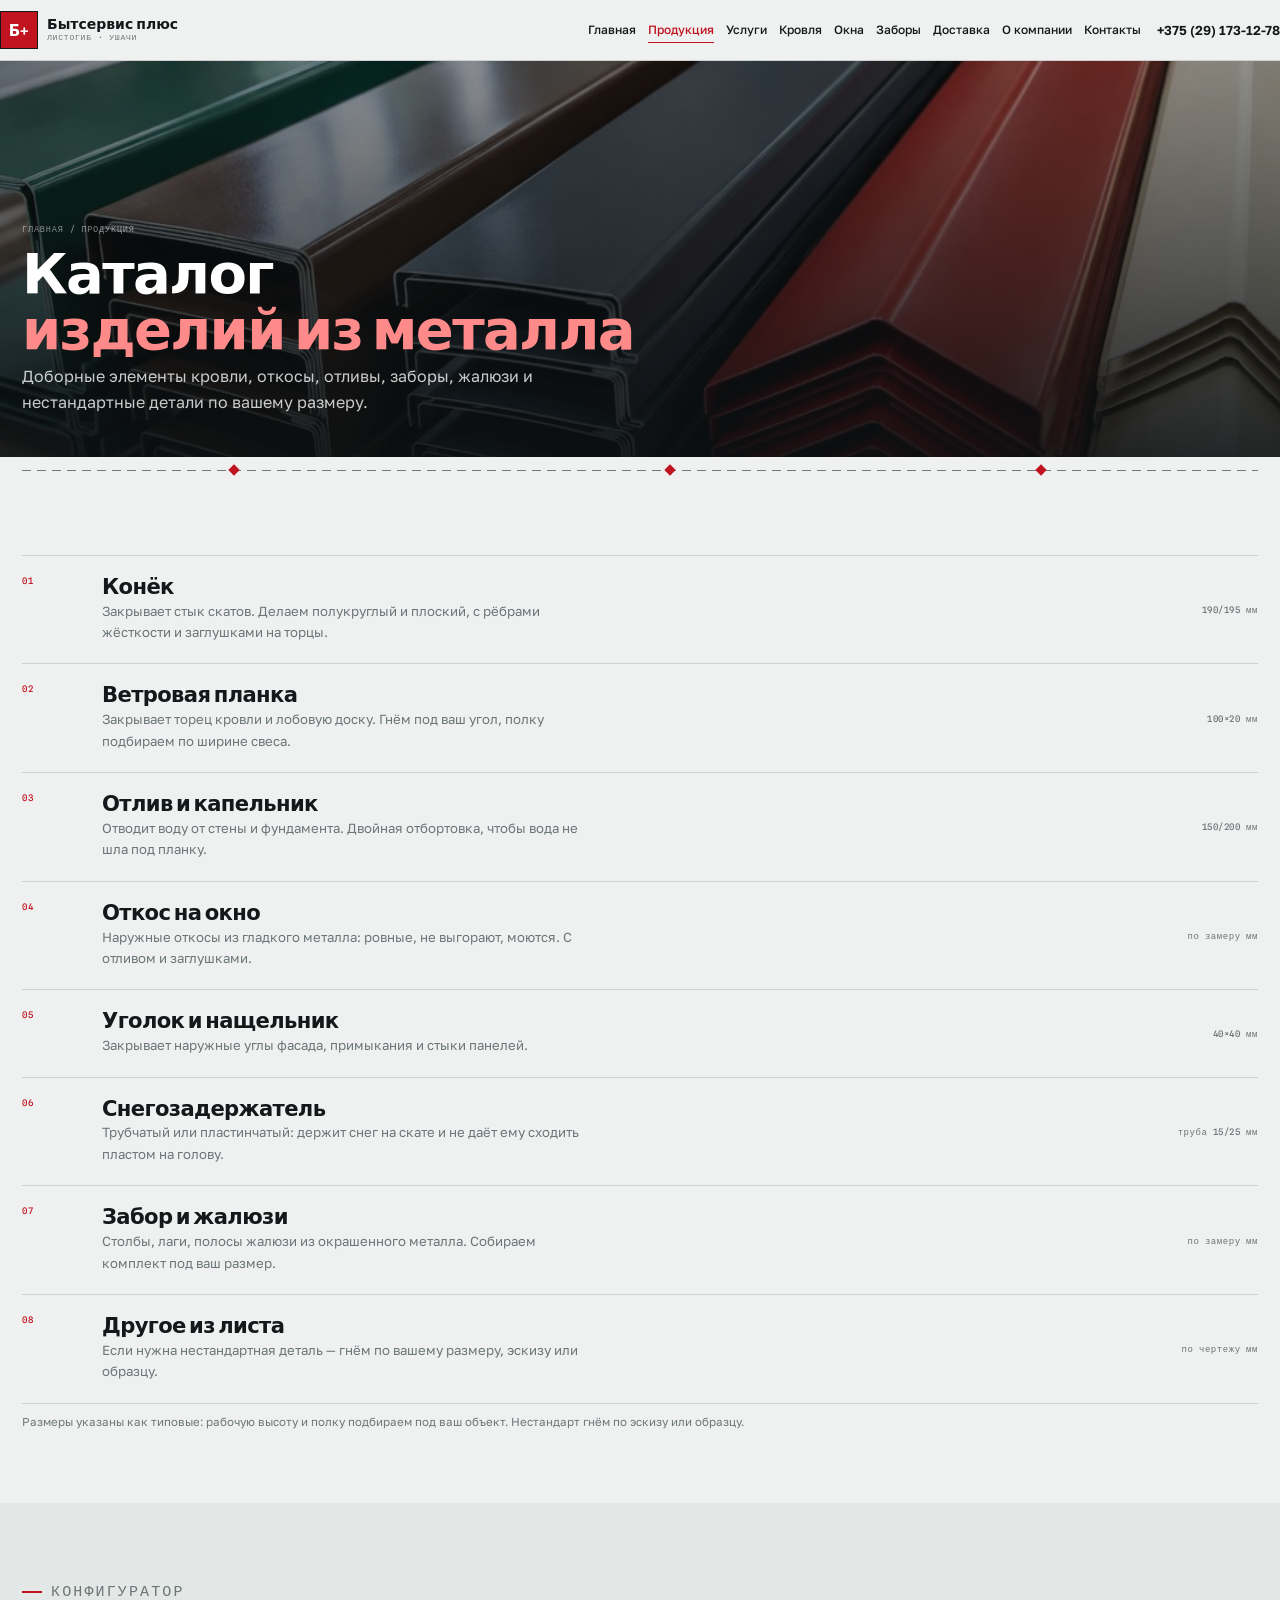
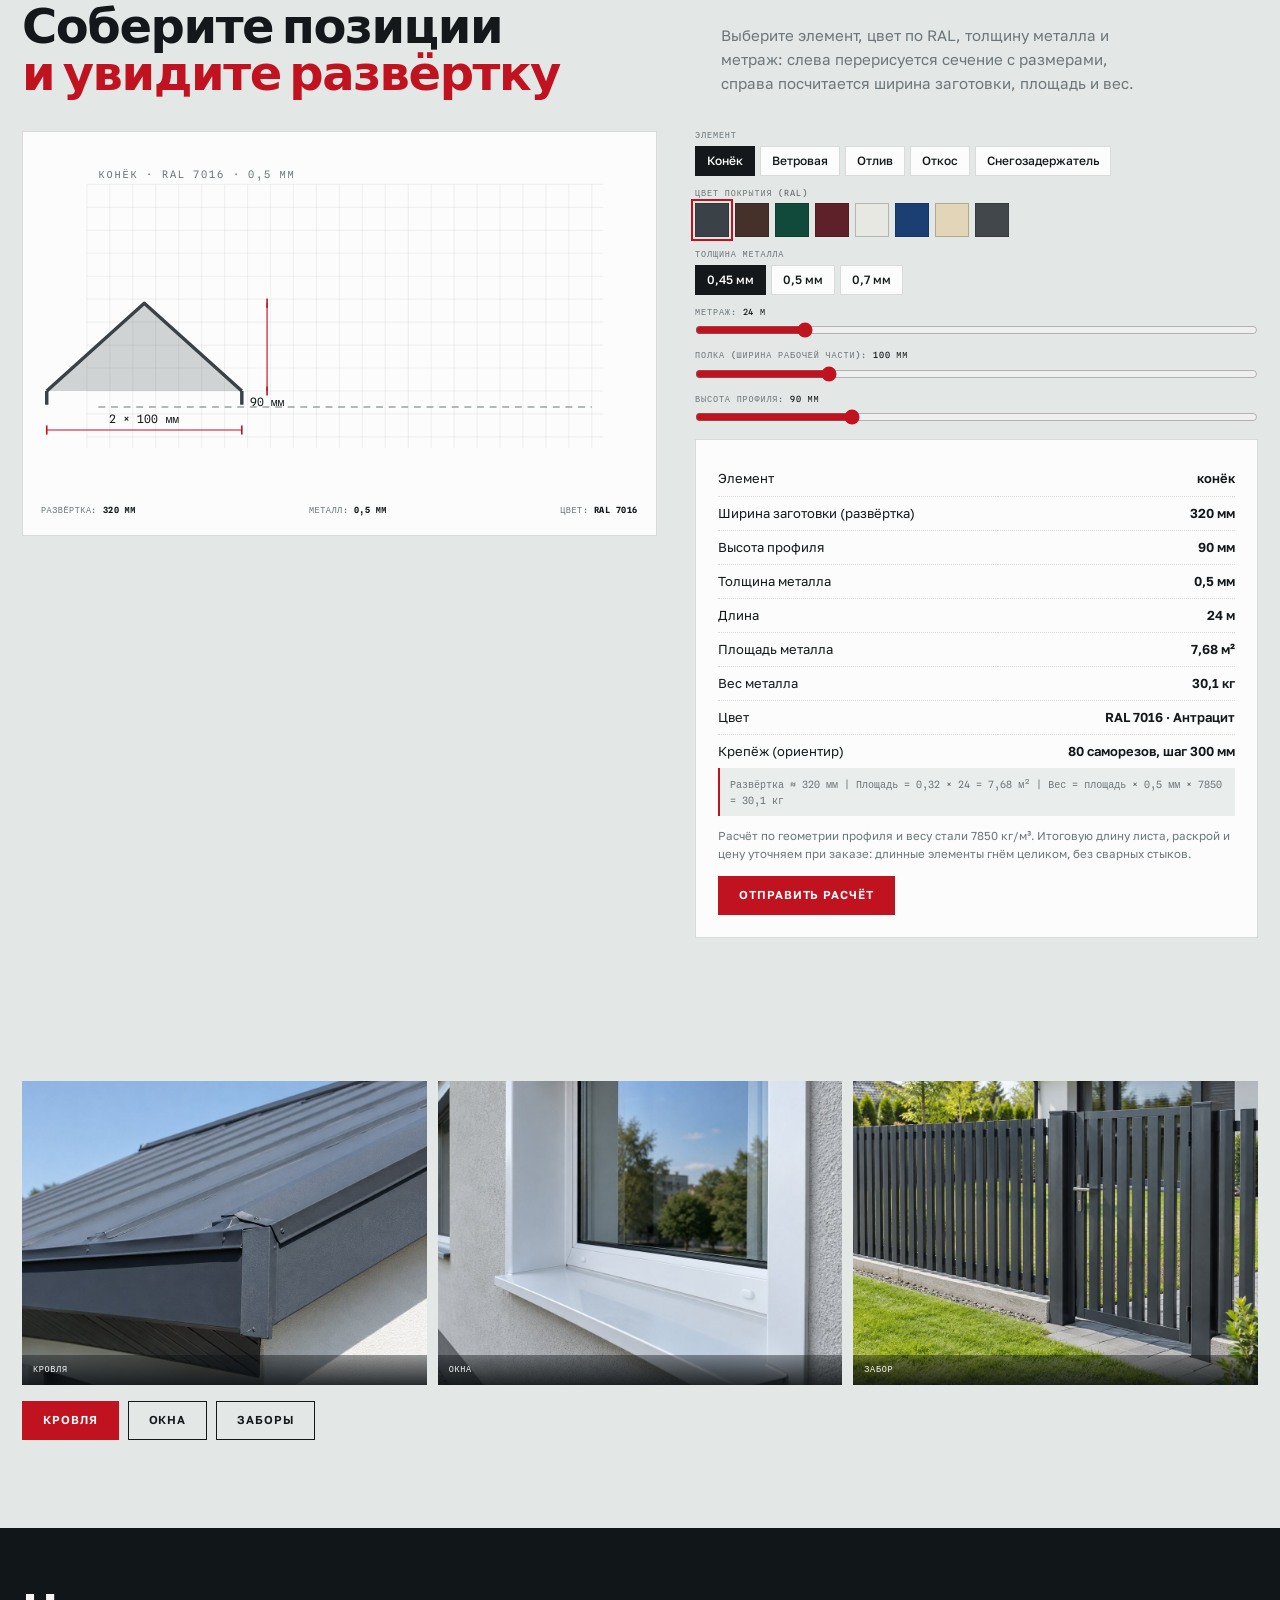
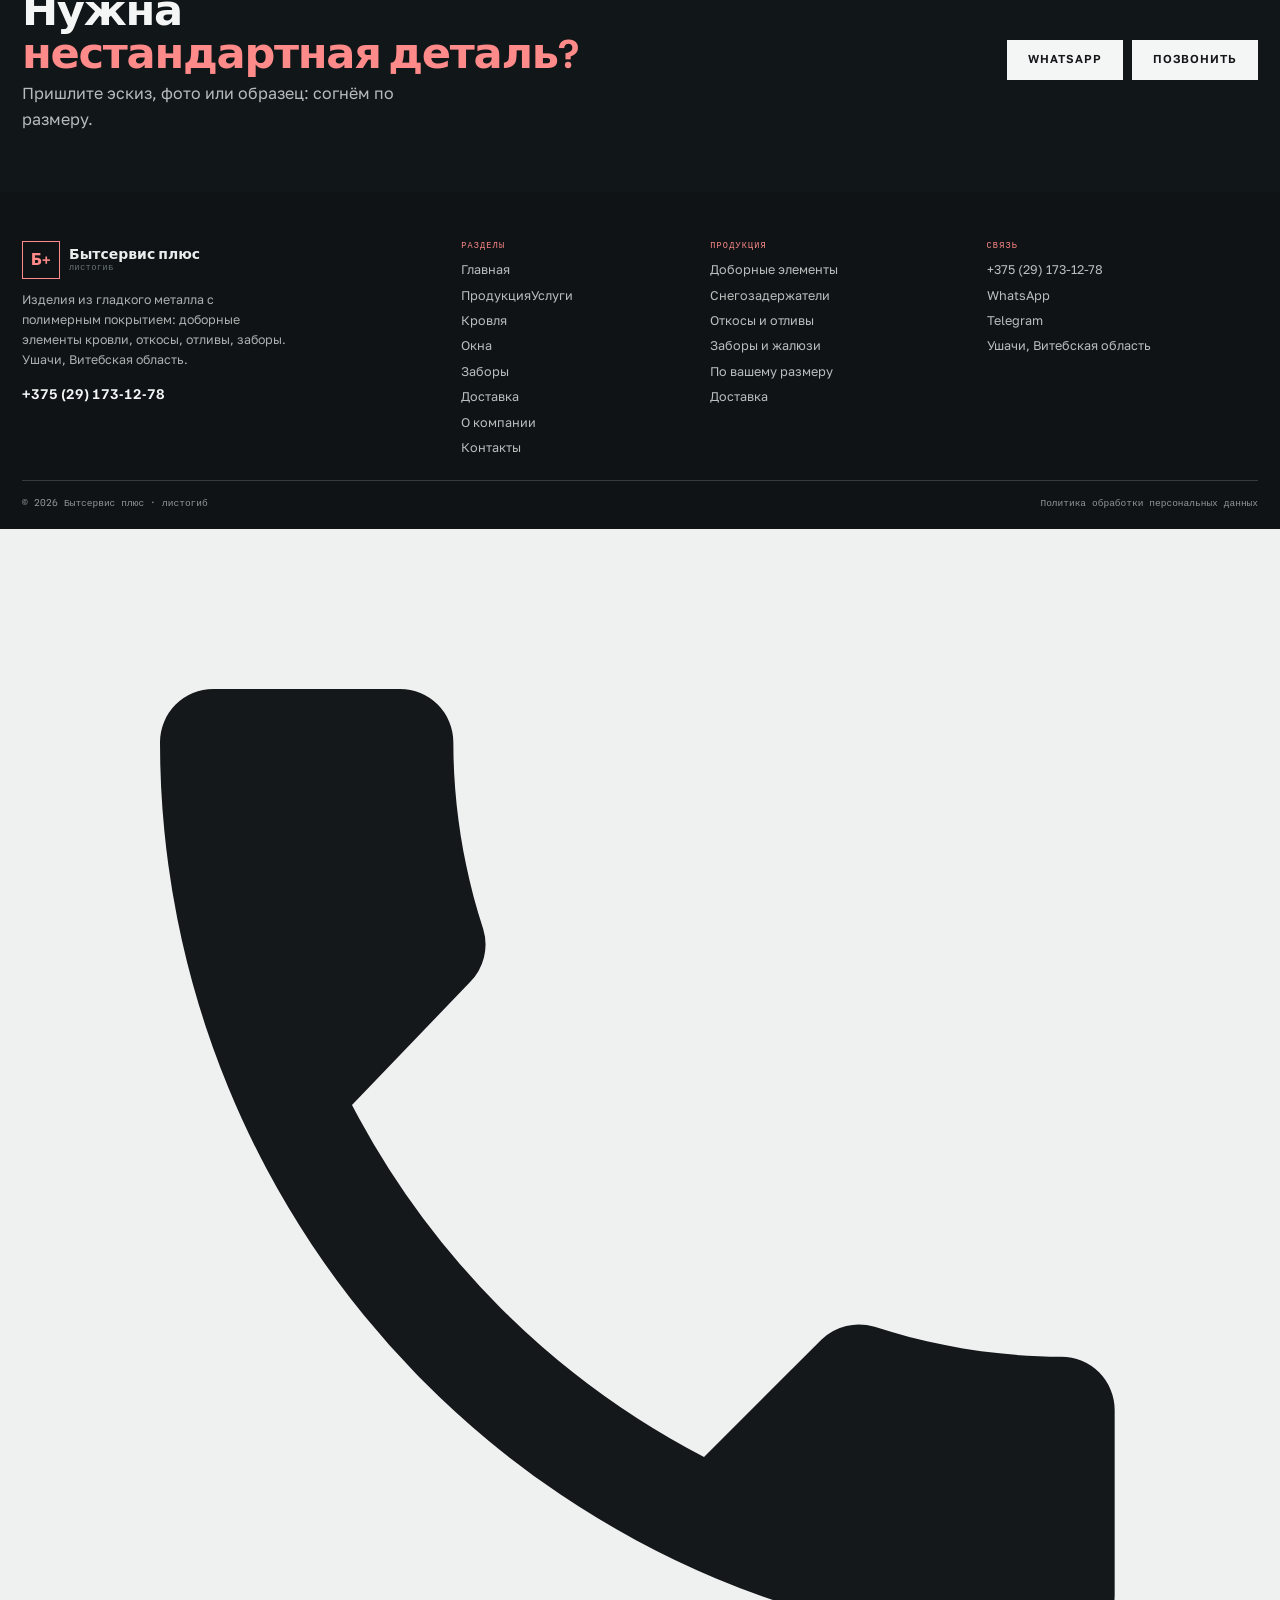
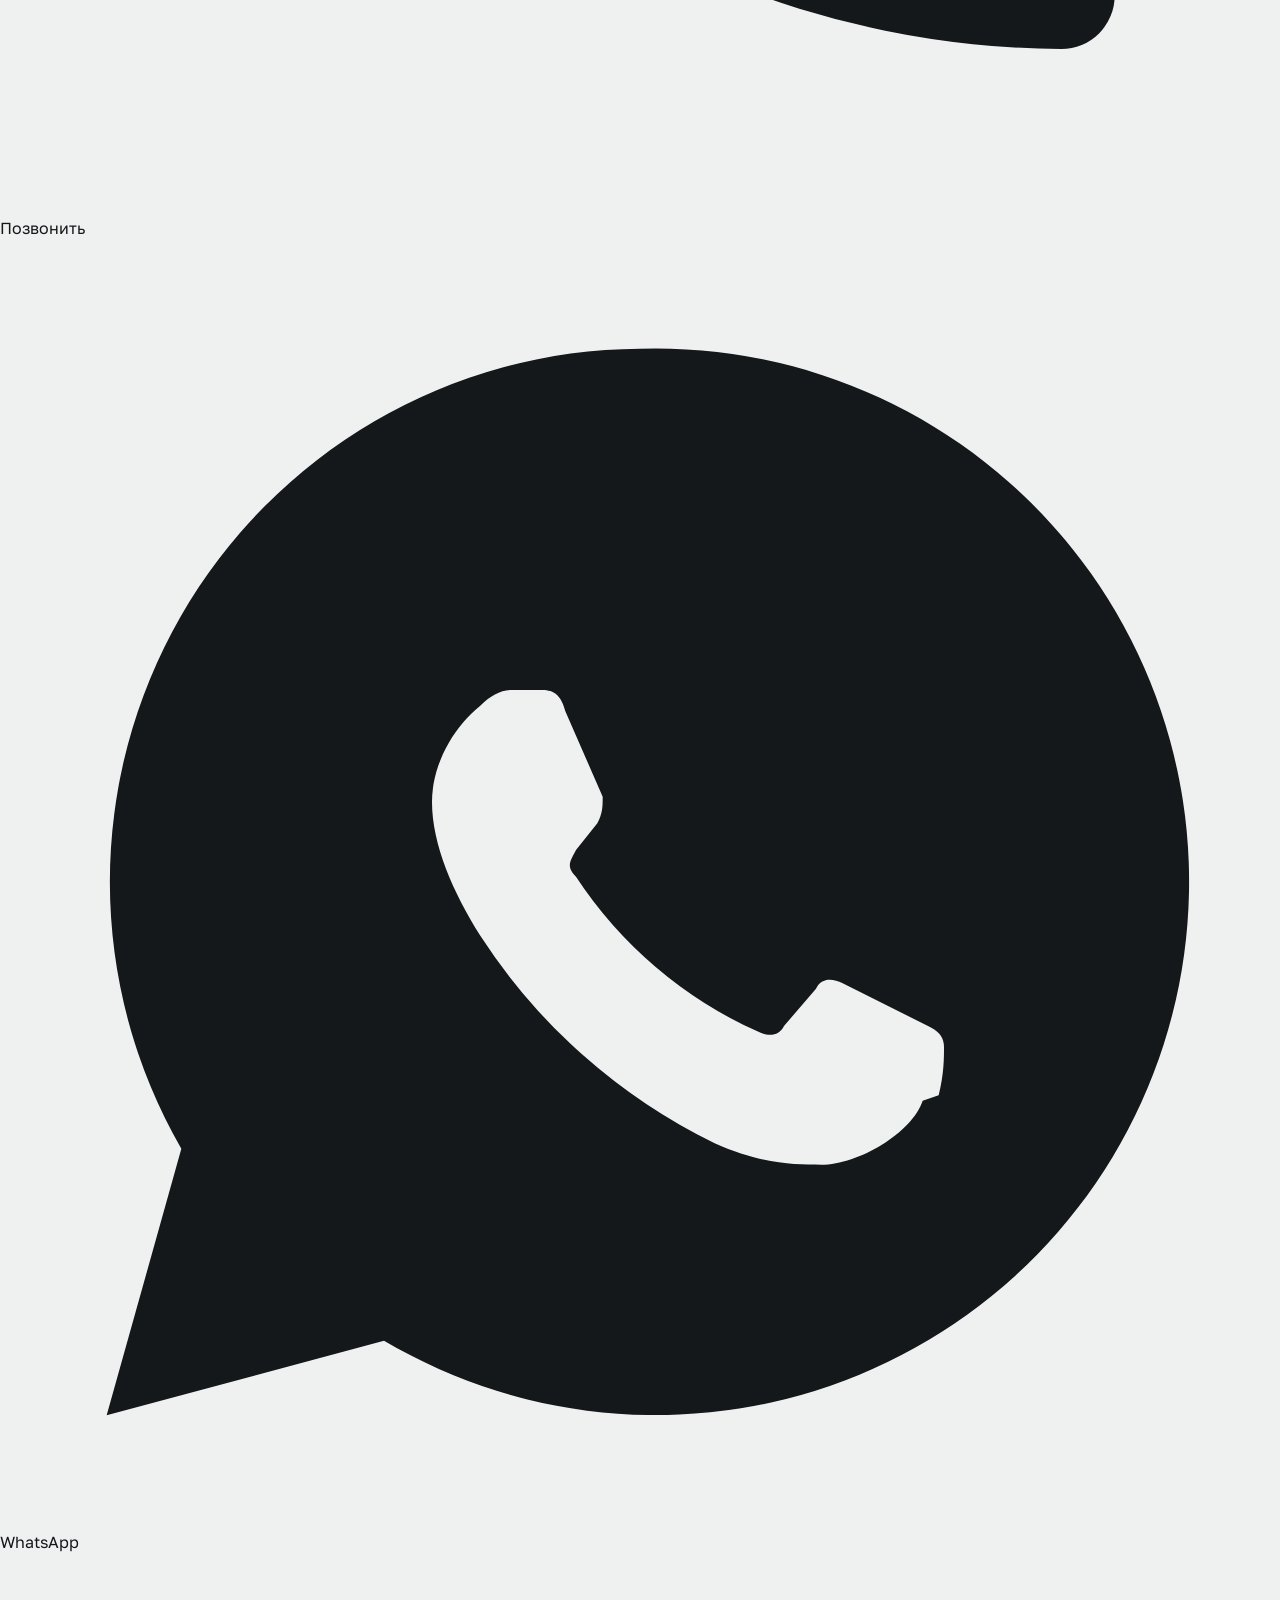
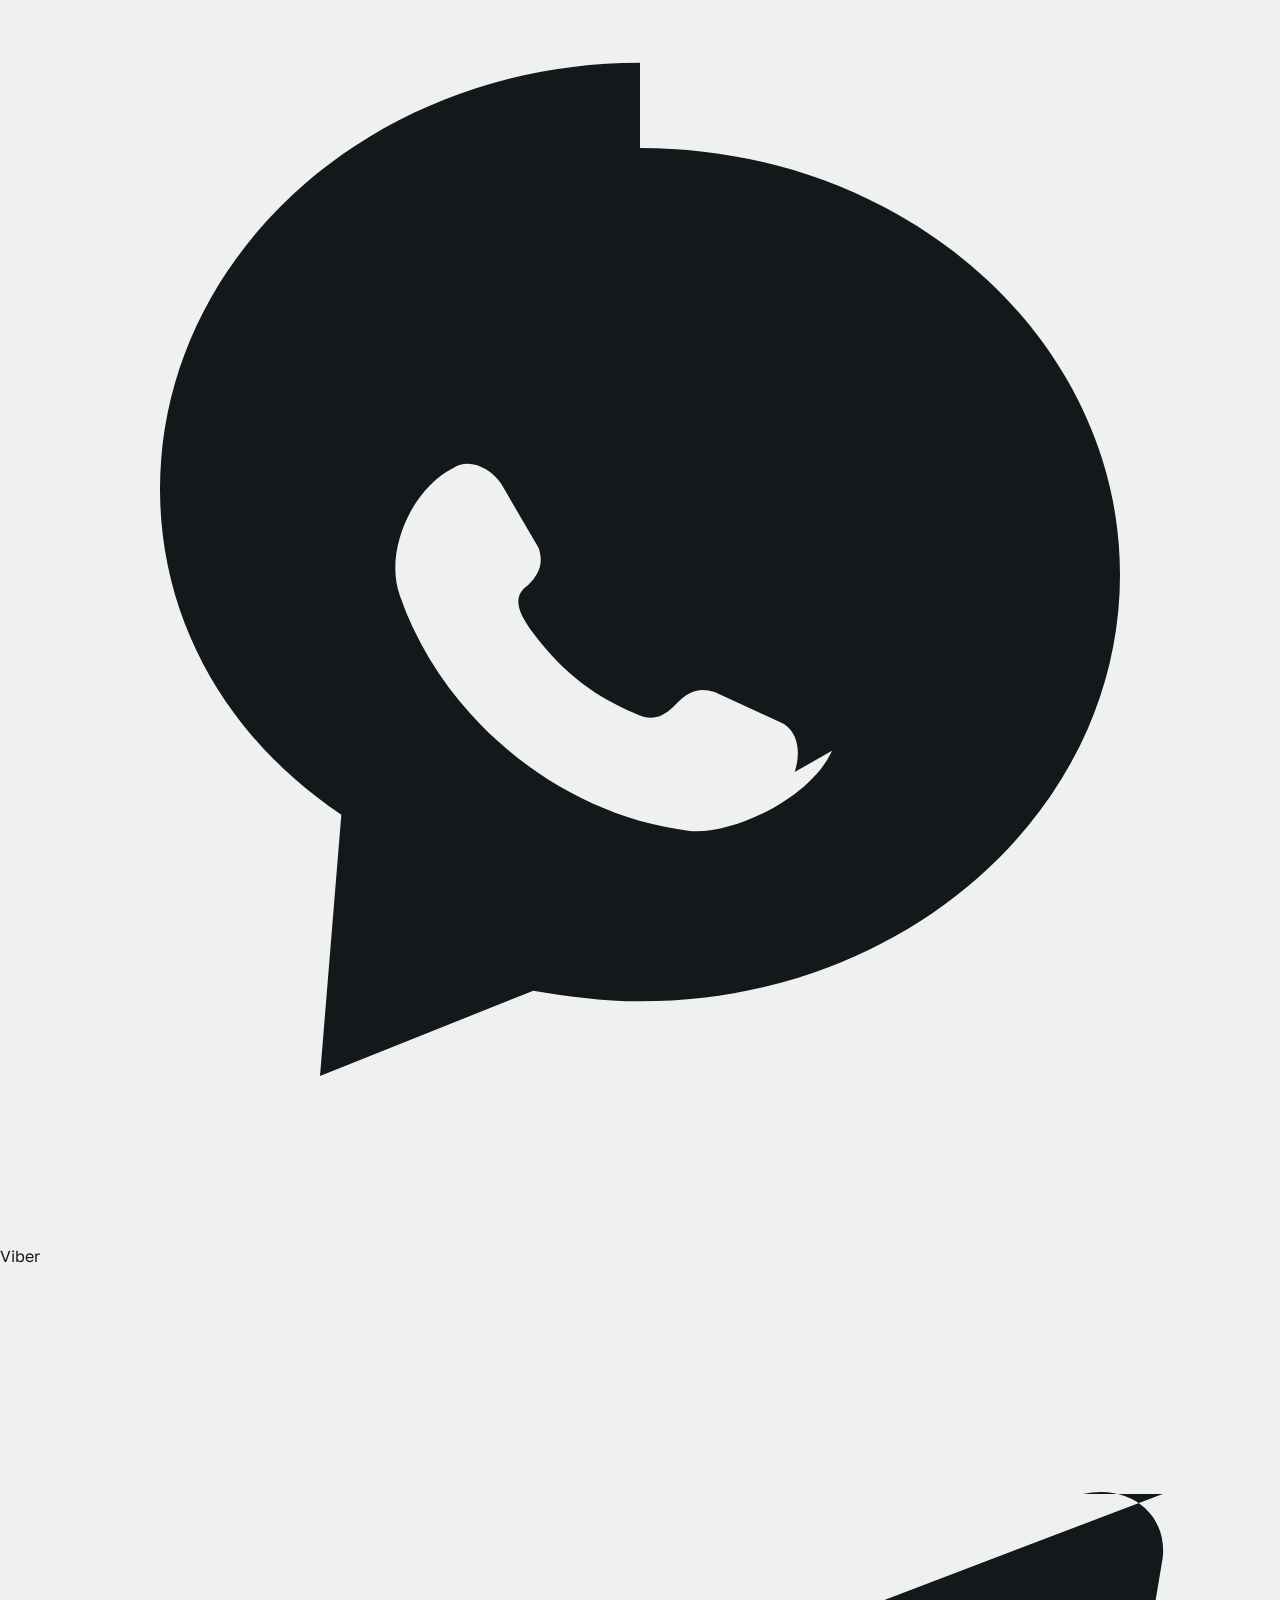
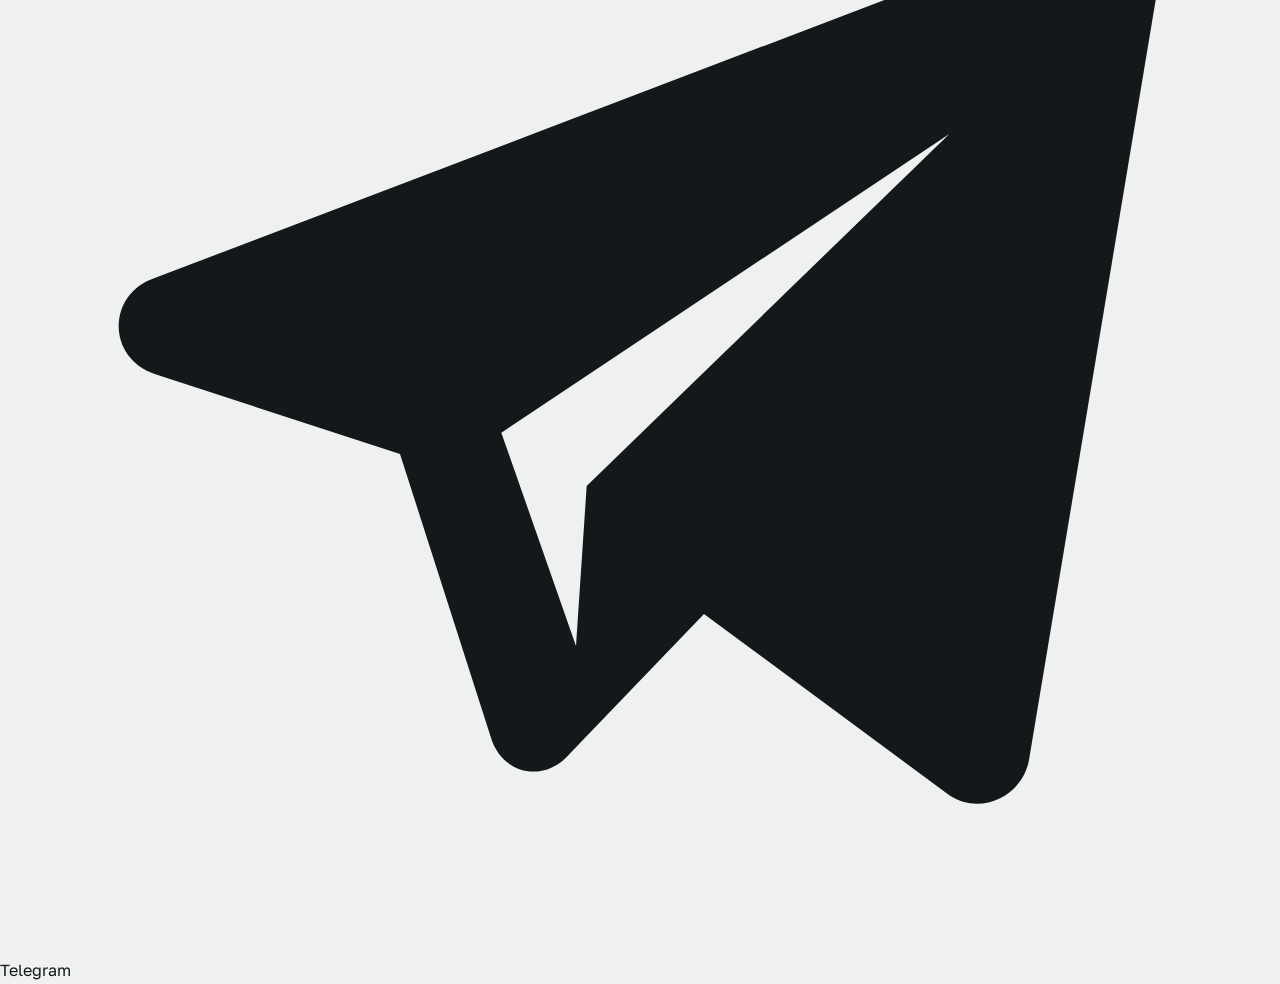
<file: produkciya.html>
<!DOCTYPE html>
<html lang="ru">
<head>
<meta charset="utf-8">
<meta name="viewport" content="width=device-width, initial-scale=1">
<title>Каталог изделий из металла: профили и размеры | Бытсервис плюс</title>
<meta name="description" content="Коньки, ветровые планки, отливы, откосы, уголки, снегозадержатели, заборы и жалюзи. Размеры, развёртка, расчёт метража и веса.">
<meta property="og:title" content="Каталог изделий из металла: профили и размеры | Бытсервис плюс">
<meta property="og:description" content="Коньки, ветровые планки, отливы, откосы, уголки, снегозадержатели, заборы и жалюзи. Размеры, развёртка, расчёт метража и веса.">
<meta property="og:type" content="website">
<meta name="theme-color" content="#EFF1F0">
<style>
:root{--bg:#EFF1F0;--bg2:#E3E7E5;--ink:#14181A;--ink2:#2B3235;--red:#C1121F;--red2:#8F0E18;
--zinc:#6C7679;--line:rgba(20,24,26,.15);--white:#FBFCFB;--pad:22px;--max:1300px;
--d:'Familjen Grotesk',system-ui,sans-serif;--b:'Golos Text',system-ui,sans-serif;--m:'Spline Sans Mono',ui-monospace,monospace}
*{box-sizing:border-box}html{-webkit-text-size-adjust:100%}body{margin:0;background:var(--bg);color:var(--ink);font:16px/1.62 var(--b);-webkit-font-smoothing:antialiased}
img{max-width:100%;display:block}h1,h2,h3{margin:0;font-family:var(--d);font-weight:700;line-height:.99;letter-spacing:-.03em}
a{color:inherit;text-decoration:none}[hidden]{display:none!important}
.wrap{width:100%;max-width:var(--max);margin:0 auto;padding:0 var(--pad)}
.header{position:sticky;top:0;z-index:40;background:rgba(239,241,240,.94);border-bottom:1px solid var(--line);backdrop-filter:blur(8px)}
.header__in{display:flex;align-items:center;gap:16px;padding:11px 0}
.logo{display:flex;align-items:center;gap:9px}
.logo__mark{width:38px;height:38px;border:1.5px solid var(--ink);display:grid;place-items:center;background:var(--red);color:#fff;font:700 15px/1 var(--d)}
.logo__txt{display:flex;flex-direction:column;line-height:1.15}
.logo__txt b{font:700 14px/1 var(--d)}
.logo__txt i{font:500 8px/1.5 var(--m);letter-spacing:.1em;text-transform:uppercase;color:var(--zinc);font-style:normal}
.nav{display:flex;gap:14px;margin-left:auto;font:500 12.5px/1 var(--b)}
.nav a{padding:6px 0;border-bottom:1px solid transparent}
.nav a:hover,.nav a.is-on{border-color:var(--red);color:var(--red)}
.header__tel{font:600 13px/1 var(--b);white-space:nowrap}
.btn{display:inline-flex;align-items:center;justify-content:center;gap:8px;padding:13px 20px;font:600 11.5px/1 var(--b);letter-spacing:.08em;text-transform:uppercase;border:1px solid var(--red);background:var(--red);color:#fff;cursor:pointer;transition:.18s}
.btn:hover{background:var(--red2);border-color:var(--red2)}
.btn--dark{background:var(--ink);border-color:var(--ink);color:#fff}
.btn--dark:hover{background:#000}
.btn--ghost{background:transparent;color:var(--ink);border-color:var(--ink)}
.btn--ghost:hover{background:var(--ink);color:#fff}
.burger{display:none;width:42px;height:36px;border:1px solid var(--ink);background:transparent;align-items:center;justify-content:center;flex-direction:column;gap:4px;cursor:pointer}
.burger i{display:block;width:16px;height:1px;background:var(--ink)}
.burger.is-close i:first-child{transform:rotate(45deg) translateY(3px)}
.burger.is-close i:last-child{transform:rotate(-45deg) translateY(-3px)}
.drawer{position:fixed;inset:0;z-index:90;background:rgba(15,18,20,.76);display:none}
.drawer[data-open]{display:block}
.drawer__in{position:absolute;inset:0 0 0 auto;width:min(400px,92vw);background:var(--bg);padding:18px;overflow-y:auto}
.drawer__top{display:flex;justify-content:space-between;align-items:center;margin-bottom:16px}
.drawer__nav{display:grid;font:700 21px/1 var(--d);letter-spacing:-.01em}
.drawer__nav a{padding:13px 0;border-bottom:1px solid var(--line)}
.drawer__cta{width:100%;margin-top:16px}
.drawer__note{font-size:12px;color:var(--zinc);margin-top:10px}
body.is-locked{overflow:hidden}
.hero{position:relative;min-height:min(94svh,820px);display:flex;align-items:flex-end;overflow:hidden;background:#0F1315}
.hero__img{position:absolute;inset:0;width:100%;height:100%;object-fit:cover}
.hero::after{content:'';position:absolute;inset:0;background:linear-gradient(180deg,rgba(12,16,18,.5),rgba(12,16,18,.12) 42%,rgba(12,16,18,.8) 78%,#0F1315 100%)}
.hero__in{position:relative;z-index:2;width:100%;padding:clamp(28px,4.6vw,58px) 0 clamp(14px,2vw,22px);color:#F4F7F6}
.hero h1{font-size:clamp(2rem,5.6vw,4.6rem);letter-spacing:-.04em;color:#fff}
.hero h1 em{font-style:normal;color:#FF8A8A}
.hero__lede{max-width:44ch;margin:14px 0 18px;color:rgba(244,247,246,.86)}
.hero__acts{display:flex;flex-wrap:wrap;gap:9px;margin-bottom:clamp(14px,2.2vw,26px)}
.hero__acts .btn--ghost{color:#fff;border-color:rgba(255,255,255,.6)}
.hero__acts .btn--ghost:hover{background:#fff;color:var(--ink)}
.hero__facts{display:grid;grid-template-columns:repeat(4,minmax(0,1fr));border-top:1px solid rgba(255,255,255,.28);gap:0 12px}
.hero__facts div{padding:11px 0 0}
.hero__facts b{display:block;font:700 clamp(.92rem,1.4vw,1.1rem)/1.2 var(--d)}
.hero__facts span{font:500 8.5px/1.5 var(--m);letter-spacing:.06em;text-transform:uppercase;color:#FF8A8A}
@media (max-width:1024px){.nav{display:none}.burger{display:flex}.header__tel{display:none}.hero__facts{grid-template-columns:1fr 1fr}}
@media (max-width:380px){.header .btn{display:none}}
</style>
<link rel="preconnect" href="https://fonts.googleapis.com">
<link rel="preconnect" href="https://fonts.gstatic.com" crossorigin>
<link href="https://fonts.googleapis.com/css2?family=Familjen+Grotesk:wght@600;700&family=Golos+Text:wght@400;500;600&family=Spline+Sans+Mono:wght@400;500&display=swap" rel="stylesheet">
<link rel="stylesheet" href="assets/css/style.v3.css">
<link rel="icon" href="assets/img/favicon.svg" type="image/svg+xml">
</head>
<body>
<header class="header"><div class="header__in wrap">
<a class="logo" href="index.html"><span class="logo__mark">Б+</span><span class="logo__txt"><b>Бытсервис плюс</b><i>листогиб · Ушачи</i></span></a>
<nav class="nav" aria-label="Основное меню"><a href="index.html">Главная</a><a href="produkciya.html" class="is-on">Продукция</a><a href="uslugi.html">Услуги</a><a href="krovlya.html">Кровля</a><a href="otkosy.html">Окна</a><a href="zabori.html">Заборы</a><a href="dostavka.html">Доставка</a><a href="o-kompanii.html">О компании</a><a href="kontakty.html">Контакты</a></nav>
<a class="header__tel" href="tel:+375291731278">+375 (29) 173-12-78</a>
<a class="btn" href="#zayavka">Рассчитать метраж</a>
<button class="burger" type="button" aria-label="Меню" aria-expanded="false" aria-controls="drawer"><i></i><i></i><i></i></button>
</div></header>
<div class="drawer" id="drawer" role="dialog" aria-modal="true" aria-label="Меню" hidden>
<div class="drawer__in">
<div class="drawer__top">
<a class="logo" href="index.html"><span class="logo__mark">Б+</span><span class="logo__txt"><b>Бытсервис плюс</b><i>Ушачи</i></span></a>
<button class="burger is-close" type="button" data-close aria-label="Закрыть меню"><i></i><i></i></button>
</div>
<nav class="drawer__nav"><a href="index.html">Главная</a><a href="produkciya.html">Продукция</a><a href="uslugi.html">Услуги</a><a href="krovlya.html">Кровля</a><a href="otkosy.html">Окна</a><a href="zabori.html">Заборы</a><a href="dostavka.html">Доставка</a><a href="o-kompanii.html">О компании</a><a href="kontakty.html">Контакты</a></nav>
<a class="btn drawer__cta" href="tel:+375291731278">Позвонить +375 (29) 173-12-78</a>
<p class="drawer__note">Гибка гладкого металла с полимерным покрытием: коньки, ветровые планки, отливы, откосы, снегозадержатели, заборы. Цвета по RAL. Бесплатная доставка в Ушачи, Лепель и Оршу каждые выходные.</p>
</div></div>
<main>
<section class="phero"><img src="assets/img/stack.jpg" alt="Готовые профили" width="1024" height="1024">
<div class="phero__in"><div class="wrap"><div class="crumbs"><a href="index.html">Главная</a> / Продукция</div>
<h1>Каталог<br><em>изделий из металла</em></h1><p>Доборные элементы кровли, откосы, отливы, заборы, жалюзи и нестандартные детали по вашему размеру.</p></div></div></section>
<div class="fold" aria-hidden="true"><i style="left:18%"></i><i style="left:52%"></i><i style="left:81%"></i></div>
<section class="section"><div class="wrap"><div class="rows">
<article class="row" id="ridge"><span class="row__no">01</span><div><h3>Конёк</h3><p>Закрывает стык скатов. Делаем полукруглый и плоский, с рёбрами жёсткости и заглушками на торцы.</p></div><span class="row__d">190/195 мм</span></article><article class="row" id="vetro"><span class="row__no">02</span><div><h3>Ветровая планка</h3><p>Закрывает торец кровли и лобовую доску. Гнём под ваш угол, полку подбираем по ширине свеса.</p></div><span class="row__d">100×20 мм</span></article><article class="row" id="otliv"><span class="row__no">03</span><div><h3>Отлив и капельник</h3><p>Отводит воду от стены и фундамента. Двойная отбортовка, чтобы вода не шла под планку.</p></div><span class="row__d">150/200 мм</span></article><article class="row" id="otkos"><span class="row__no">04</span><div><h3>Откос на окно</h3><p>Наружные откосы из гладкого металла: ровные, не выгорают, моются. С отливом и заглушками.</p></div><span class="row__d">по замеру мм</span></article><article class="row" id="ugolok"><span class="row__no">05</span><div><h3>Уголок и нащельник</h3><p>Закрывает наружные углы фасада, примыкания и стыки панелей.</p></div><span class="row__d">40×40 мм</span></article><article class="row" id="sneg"><span class="row__no">06</span><div><h3>Снегозадержатель</h3><p>Трубчатый или пластинчатый: держит снег на скате и не даёт ему сходить пластом на голову.</p></div><span class="row__d">труба 15/25 мм</span></article><article class="row" id="zabor"><span class="row__no">07</span><div><h3>Забор и жалюзи</h3><p>Столбы, лаги, полосы жалюзи из окрашенного металла. Собираем комплект под ваш размер.</p></div><span class="row__d">по замеру мм</span></article><article class="row" id="drugoe"><span class="row__no">08</span><div><h3>Другое из листа</h3><p>Если нужна нестандартная деталь — гнём по вашему размеру, эскизу или образцу.</p></div><span class="row__d">по чертежу мм</span></article>
</div>
<p class="hint">Размеры указаны как типовые: рабочую высоту и полку подбираем под ваш объект. Нестандарт гнём по эскизу или образцу.</p>
</div></section>

<section class="section section--dim anchor" id="calc"><div class="wrap">
<div class="sec-head"><div><p class="eyebrow">конфигуратор</p><h2 class="h2">Соберите позиции<br><em>и увидите развёртку</em></h2></div>
<p>Выберите элемент, цвет по RAL, толщину металла и метраж: слева перерисуется сечение с размерами, справа посчитается ширина заготовки, площадь и вес.</p></div>
<div class="cfg">
<div class="stage">
<svg id="cfgSvg" viewBox="0 0 520 300" role="img" aria-label="Сечение элемента с размерами"></svg>
<div style="display:flex;justify-content:space-between;gap:8px;margin-top:10px;font:500 8.5px/1.4 var(--m);letter-spacing:.06em;text-transform:uppercase;color:var(--zinc)">
<span>развёртка: <b id="cDev" style="color:var(--ink)">—</b></span><span>металл: <b id="cThick" style="color:var(--ink)">0,5 мм</b></span><span>цвет: <b id="cCol" style="color:var(--ink)">RAL 7016</b></span>
</div>
</div>
<div>
<div class="ctrl">
<div class="crow"><label>Элемент</label><div class="seg" id="cType">
<button type="button" data-v="ridge" aria-pressed="true">Конёк</button>
<button type="button" data-v="vetro" aria-pressed="false">Ветровая</button>
<button type="button" data-v="otliv" aria-pressed="false">Отлив</button>
<button type="button" data-v="otkos" aria-pressed="false">Откос</button>
<button type="button" data-v="sneg" aria-pressed="false">Снегозадержатель</button>
</div></div>
<div class="crow"><label>Цвет покрытия (RAL)</label><div class="swatches" id="cSw"></div></div>
<div class="crow"><label>Толщина металла</label><div class="seg" id="cTh">
<button type="button" data-v="0.45" aria-pressed="true">0,45 мм</button>
<button type="button" data-v="0.5" aria-pressed="false">0,5 мм</button>
<button type="button" data-v="0.7" aria-pressed="false">0,7 мм</button>
</div></div>
<div class="crow"><label>Метраж: <b id="vL">24 м</b></label><input class="rng" id="cL" type="range" min="2" max="120" step="1" value="24"></div>
<div class="crow"><label>Полка (ширина рабочей части): <b id="vA">100 мм</b></label><input class="rng" id="cA" type="range" min="40" max="300" step="5" value="100"></div>
<div class="crow"><label>Высота профиля: <b id="vHh">90 мм</b></label><input class="rng" id="cH" type="range" min="30" max="250" step="5" value="90"></div>
</div>
<div class="out" style="margin-top:14px">
<table class="spec"><tbody id="cSpec"></tbody></table>
<p class="formula" id="cFormula"></p>
<p class="note">Расчёт по геометрии профиля и весу стали 7850 кг/м³. Итоговую длину листа, раскрой и цену уточняем при заказе: длинные элементы гнём целиком, без сварных стыков.</p>
<a class="btn" id="cGo" href="https://wa.me/375291731278" target="_blank" rel="noopener">Отправить расчёт</a>
</div>
</div>
</div>
</div></section>

<section class="section section--dim"><div class="wrap">
<div class="gal">
<figure><img src="assets/img/hero.jpg" alt="Кровля" width="1536" height="1024" loading="lazy"><figcaption>Кровля</figcaption></figure>
<figure><img src="assets/img/window.jpg" alt="Окно" width="1024" height="1024" loading="lazy"><figcaption>Окна</figcaption></figure>
<figure><img src="assets/img/fence.jpg" alt="Забор" width="1024" height="1024" loading="lazy"><figcaption>Забор</figcaption></figure>
</div>
<p style="margin-top:16px;display:flex;gap:9px;flex-wrap:wrap"><a class="btn" href="krovlya.html">Кровля</a><a class="btn btn--ghost" href="otkosy.html">Окна</a><a class="btn btn--ghost" href="zabori.html">Заборы</a></p>
</div></section>
<section class="cta"><div class="wrap cta__in"><div><h2>Нужна<br><em>нестандартная деталь?</em></h2><p>Пришлите эскиз, фото или образец: согнём по размеру.</p></div>
<div class="cta__acts"><a class="btn btn--light" href="https://wa.me/375291731278" target="_blank" rel="noopener">WhatsApp</a><a class="btn btn--light" href="tel:+375291731278">Позвонить</a></div></div></section>
</main>
<footer class="footer"><div class="wrap">
<div class="footer__top">
<div class="footer__about"><a class="logo logo--f" href="index.html"><span class="logo__mark">Б+</span><span class="logo__txt"><b>Бытсервис плюс</b><i>листогиб</i></span></a>
<p>Изделия из гладкого металла с полимерным покрытием: доборные элементы кровли, откосы, отливы, заборы. Ушачи, Витебская область.</p>
<a class="footer__tel" href="tel:+375291731278">+375 (29) 173-12-78</a>
</div>
<div><h4>Разделы</h4><ul><li><a href="index.html">Главная</a></li><li><a href="produkciya.html">Продукция</a><a href="uslugi.html">Услуги</a></li><li><a href="krovlya.html">Кровля</a></li><li><a href="otkosy.html">Окна</a></li><li><a href="zabori.html">Заборы</a></li><li><a href="dostavka.html">Доставка</a></li><li><a href="o-kompanii.html">О компании</a></li><li><a href="kontakty.html">Контакты</a></li></ul></div>
<div><h4>Продукция</h4><ul><li><a href="krovlya.html">Доборные элементы</a></li><li><a href="krovlya.html#sneg">Снегозадержатели</a></li><li><a href="otkosy.html">Откосы и отливы</a></li><li><a href="zabori.html">Заборы и жалюзи</a></li><li><a href="produkciya.html#drugoe">По вашему размеру</a></li><li><a href="dostavka.html">Доставка</a></li></ul></div>
<div><h4>Связь</h4><ul><li><a href="tel:+375291731278">+375 (29) 173-12-78</a></li><li><a href="https://wa.me/375291731278" target="_blank" rel="noopener">WhatsApp</a></li><li><a href="https://t.me/+375291731278" target="_blank" rel="noopener">Telegram</a></li><li><a href="https://yandex.by/maps/?text=%D0%A3%D1%88%D0%B0%D1%87%D0%B8%20%D0%91%D1%8B%D1%82%D1%81%D0%B5%D1%80%D0%B2%D0%B8%D1%81%20%D0%BF%D0%BB%D1%8E%D1%81%20%D0%BB%D0%B8%D1%81%D1%82%D0%BE%D0%B3%D0%B8%D0%B1%20%D0%BC%D0%B5%D1%82%D0%B0%D0%BB%D0%BB" target="_blank" rel="noopener">Ушачи, Витебская область</a></li></ul></div>
</div>
<div class="footer__bottom"><span>© <span id="yr">2026</span> Бытсервис плюс · листогиб</span>
<span><a href="politika.html">Политика обработки персональных данных</a></span></div>
</div></footer>
<div class="mbar" role="navigation" aria-label="Быстрая связь">
<a href="tel:+375291731278"><svg viewBox="0 0 24 24" fill="currentColor" aria-hidden="true"><path d="M6.6 10.8a15.5 15.5 0 0 0 6.6 6.6l2.2-2.2a1 1 0 0 1 1-.24c1.1.36 2.3.56 3.5.56a1 1 0 0 1 1 1V20a1 1 0 0 1-1 1A17 17 0 0 1 3 4a1 1 0 0 1 1-1h3.5a1 1 0 0 1 1 1c0 1.2.2 2.4.56 3.5a1 1 0 0 1-.25 1z"/></svg>Позвонить</a>
<a href="https://wa.me/375291731278" target="_blank" rel="noopener"><svg viewBox="0 0 24 24" fill="currentColor" aria-hidden="true"><path d="M12 2a10 10 0 0 0-8.6 15L2 22l5.2-1.4A10 10 0 1 0 12 2m5.3 14.1c-.2.6-1.2 1.2-1.9 1.2-.5 0-1.1 0-2-.4a11 11 0 0 1-4.4-3.9c-.5-.8-.9-1.7-.9-2.5 0-.7.4-1.4.9-1.8.2-.2.4-.3.6-.3h.5c.2 0 .4 0 .5.4l.7 1.6c0 .2 0 .3-.1.5l-.4.5c-.1.2-.2.3 0 .5a8 8 0 0 0 3.4 2.9c.2.1.4.1.5-.1l.6-.7c.1-.2.3-.2.5-.1l1.6.8c.2.1.3.2.3.4s0 .5-.1.9"/></svg>WhatsApp</a>
<a href="viber://chat?number=%2B375291731278"><svg viewBox="0 0 24 24" fill="currentColor" aria-hidden="true"><path d="M12 2C7 2 3 5.6 3 10c0 2.5 1.3 4.7 3.4 6.1L6 21l4-1.6c.6.1 1.3.2 2 .2 5 0 9-3.6 9-8s-4-8-9-8m3.6 11.3c-.4.9-1.9 1.6-2.7 1.5-2.4-.3-4.6-2.1-5.4-4.4-.3-.8.2-2 1-2.4.3-.2.7 0 .9.3l.7 1.2c.1.3 0 .5-.2.7-.3.2-.2.5.1.9.6.8 1.2 1.2 1.9 1.5.4.2.6 0 .8-.2s.4-.3.7-.2l1.3.6c.3.2.3.6.2.9"/></svg>Viber</a>
<a href="https://t.me/+375291731278" target="_blank" rel="noopener"><svg viewBox="0 0 24 24" fill="currentColor" aria-hidden="true"><path d="M21.8 4.2 2.9 11.4c-.9.3-.9 1.5 0 1.8l4.6 1.5 1.7 5.3c.2.7 1 .9 1.5.3l2.5-2.6 4.6 3.4c.6.4 1.4 0 1.5-.7l2.5-15c.1-.8-.6-1.4-1.5-1.2M9.4 14.3l8.4-5.6-6.8 6.6-.2 3z"/></svg>Telegram</a>
</div>
<script src="assets/js/main.v1.js"></script>
</body>
</html>
</file>
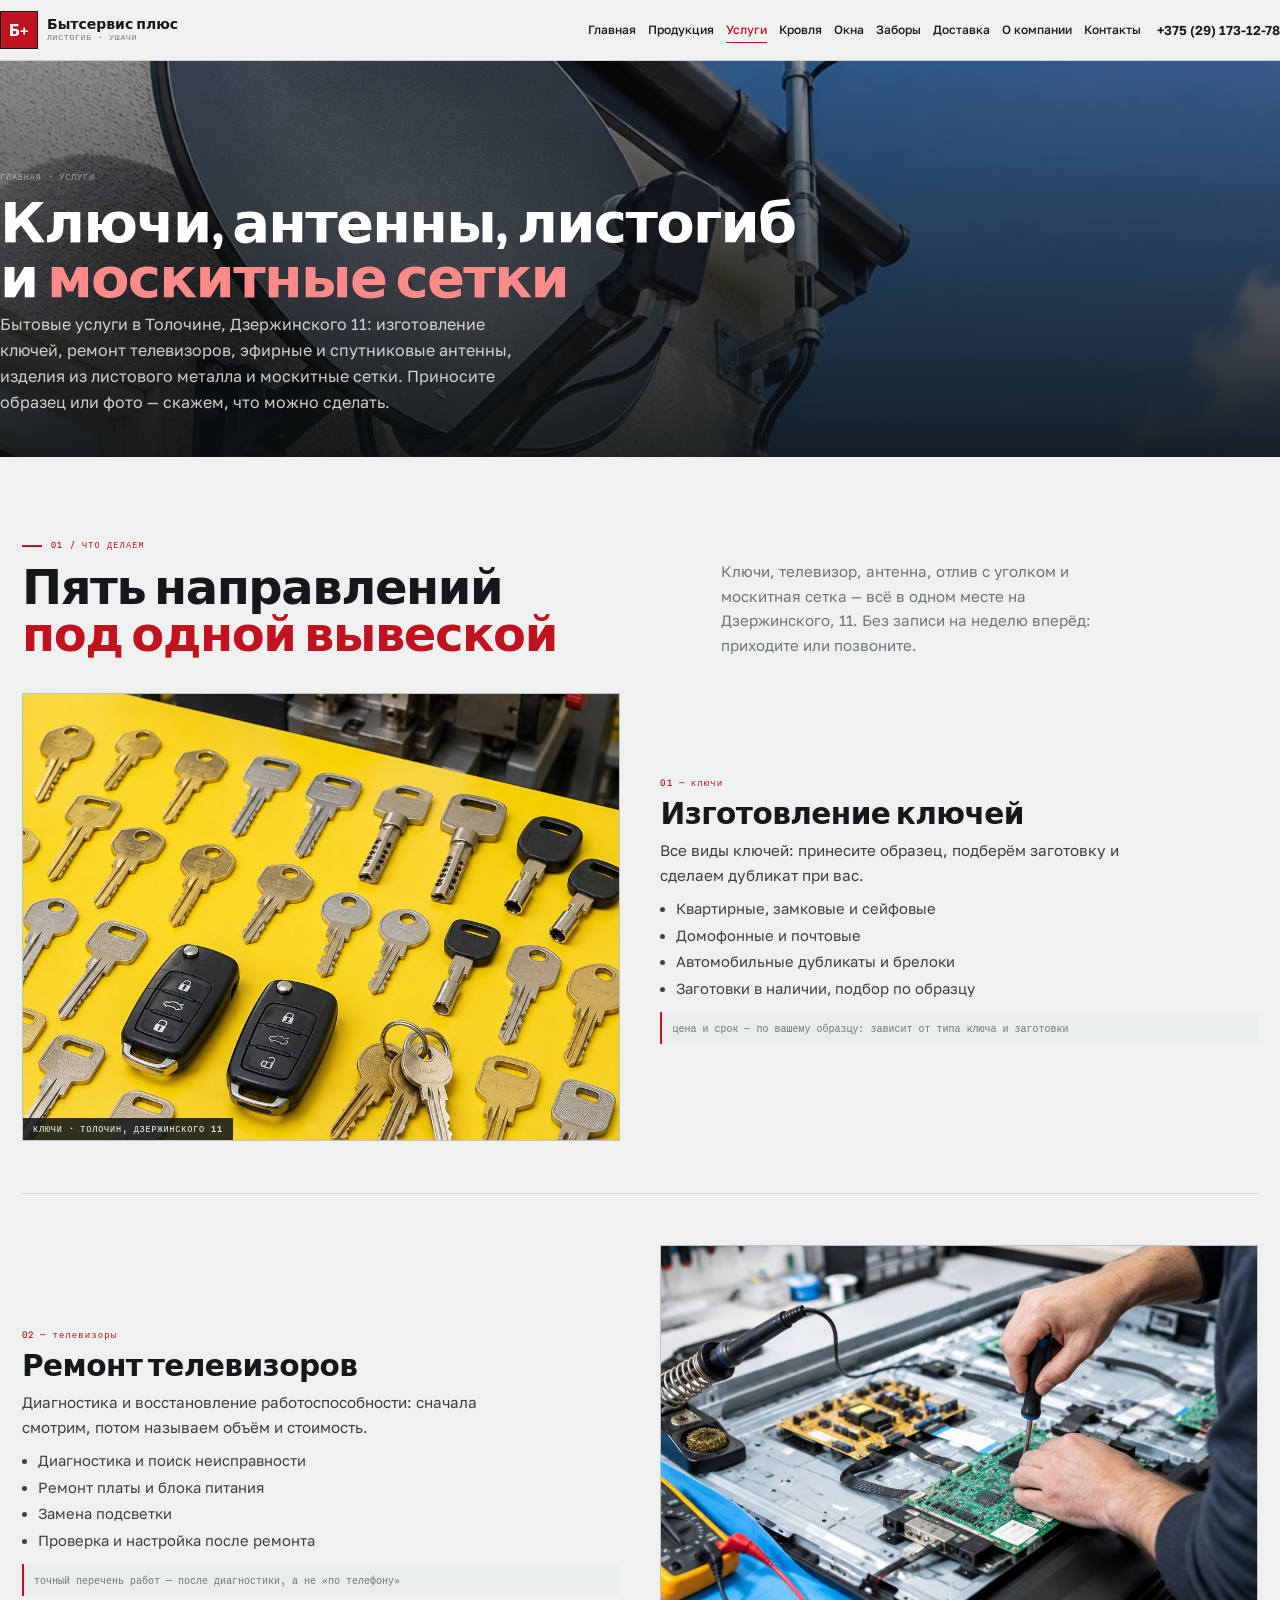
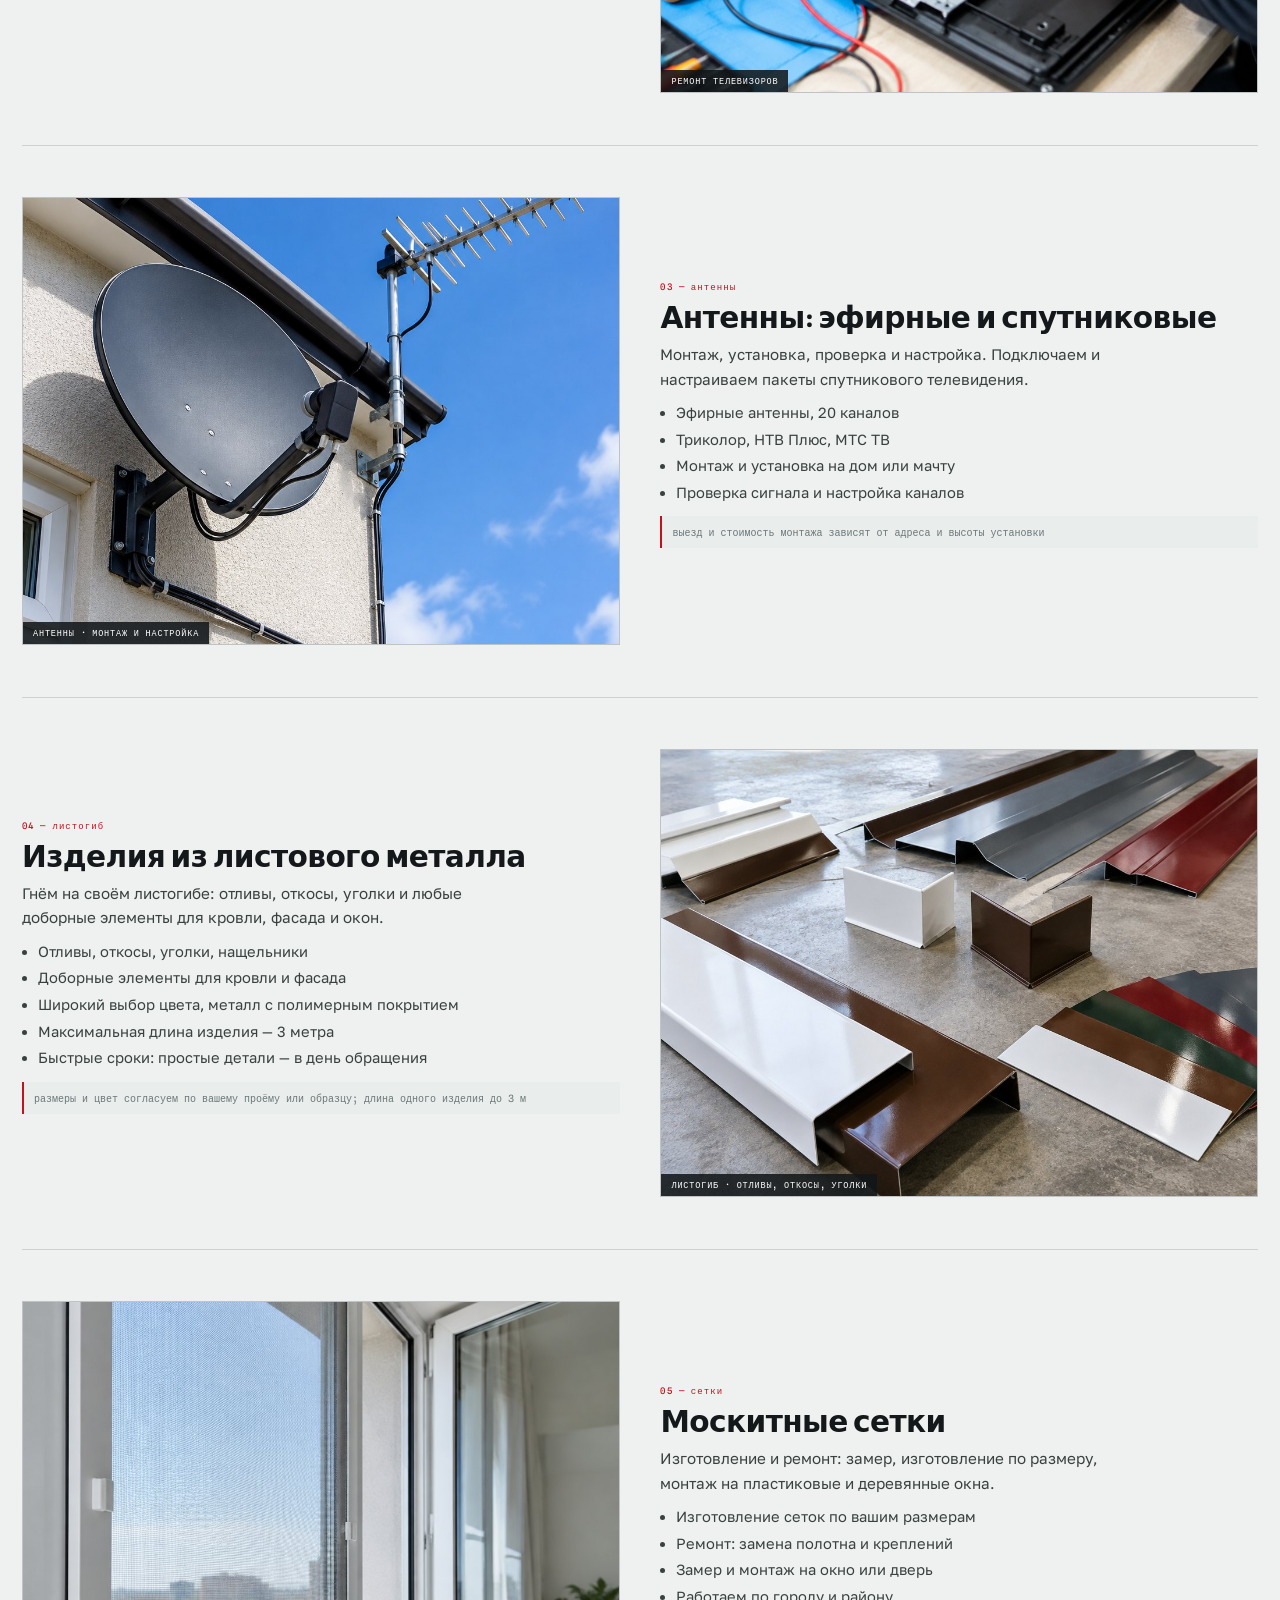
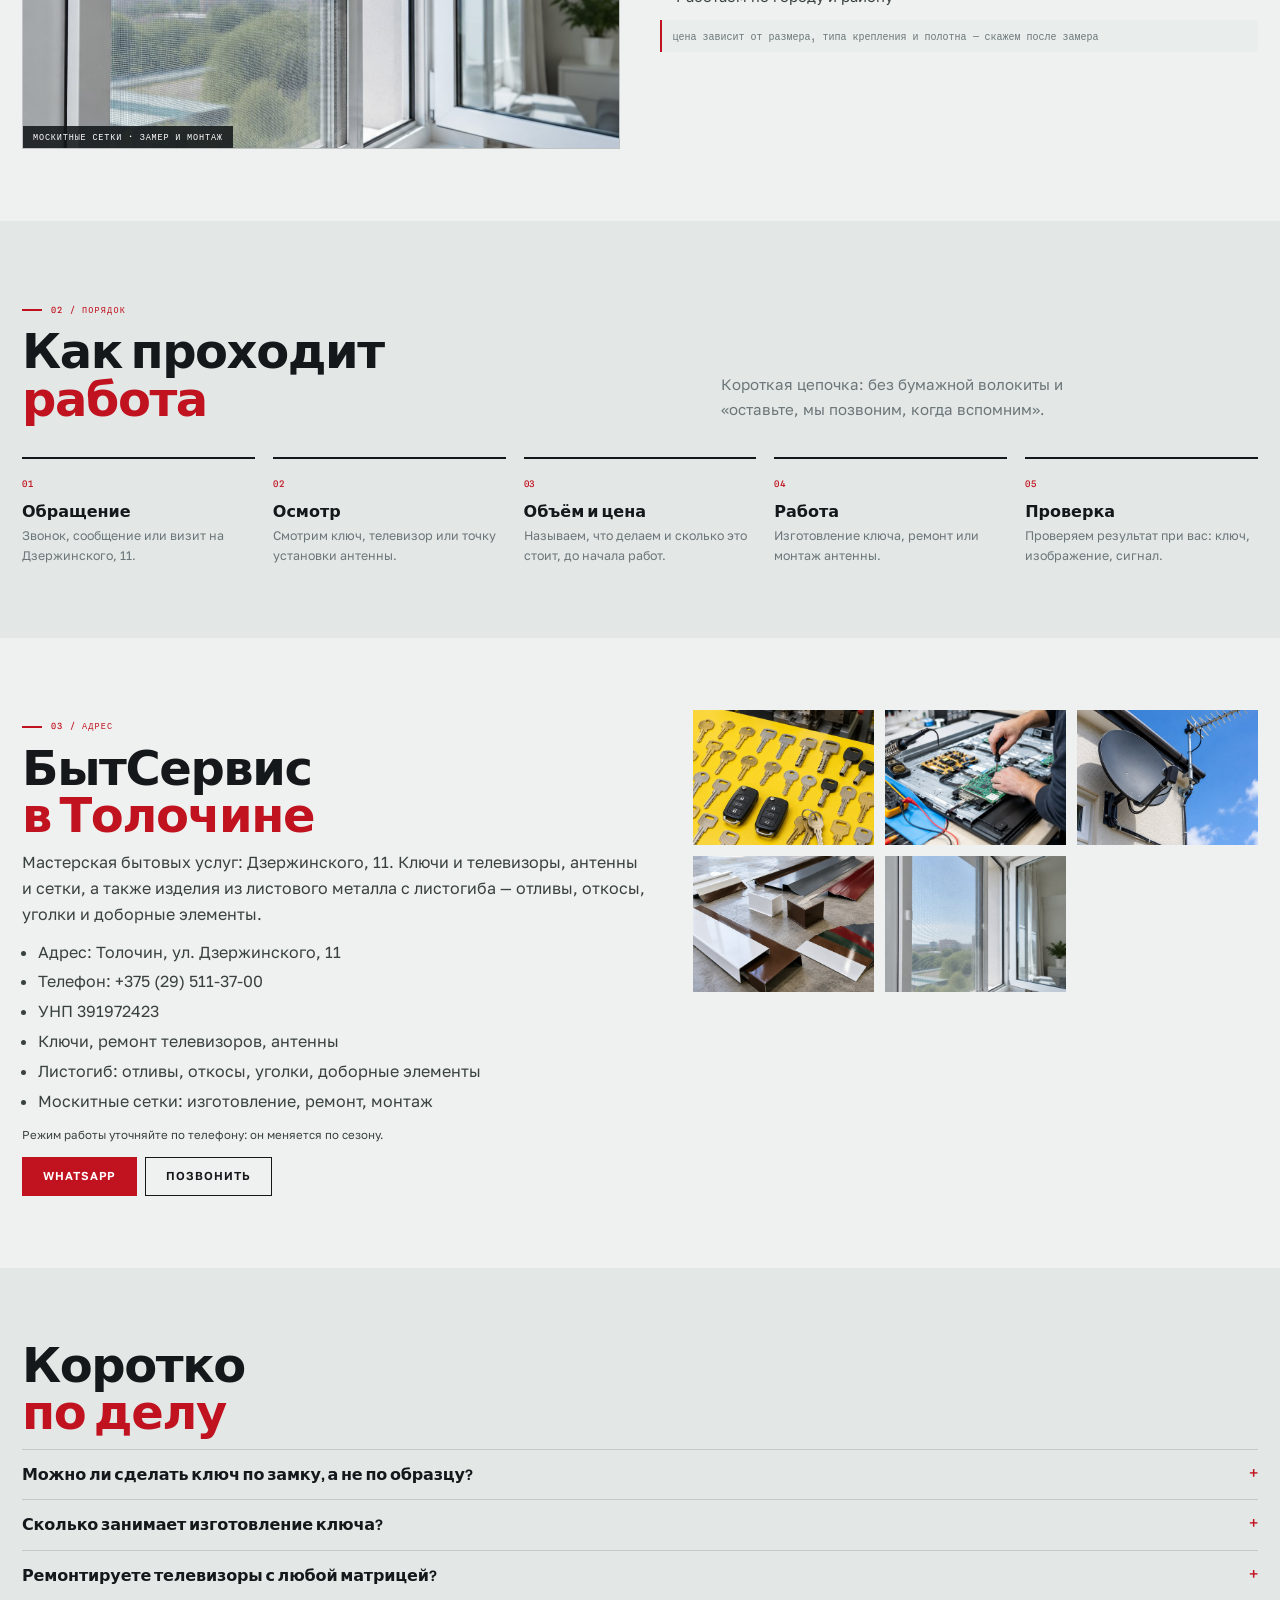
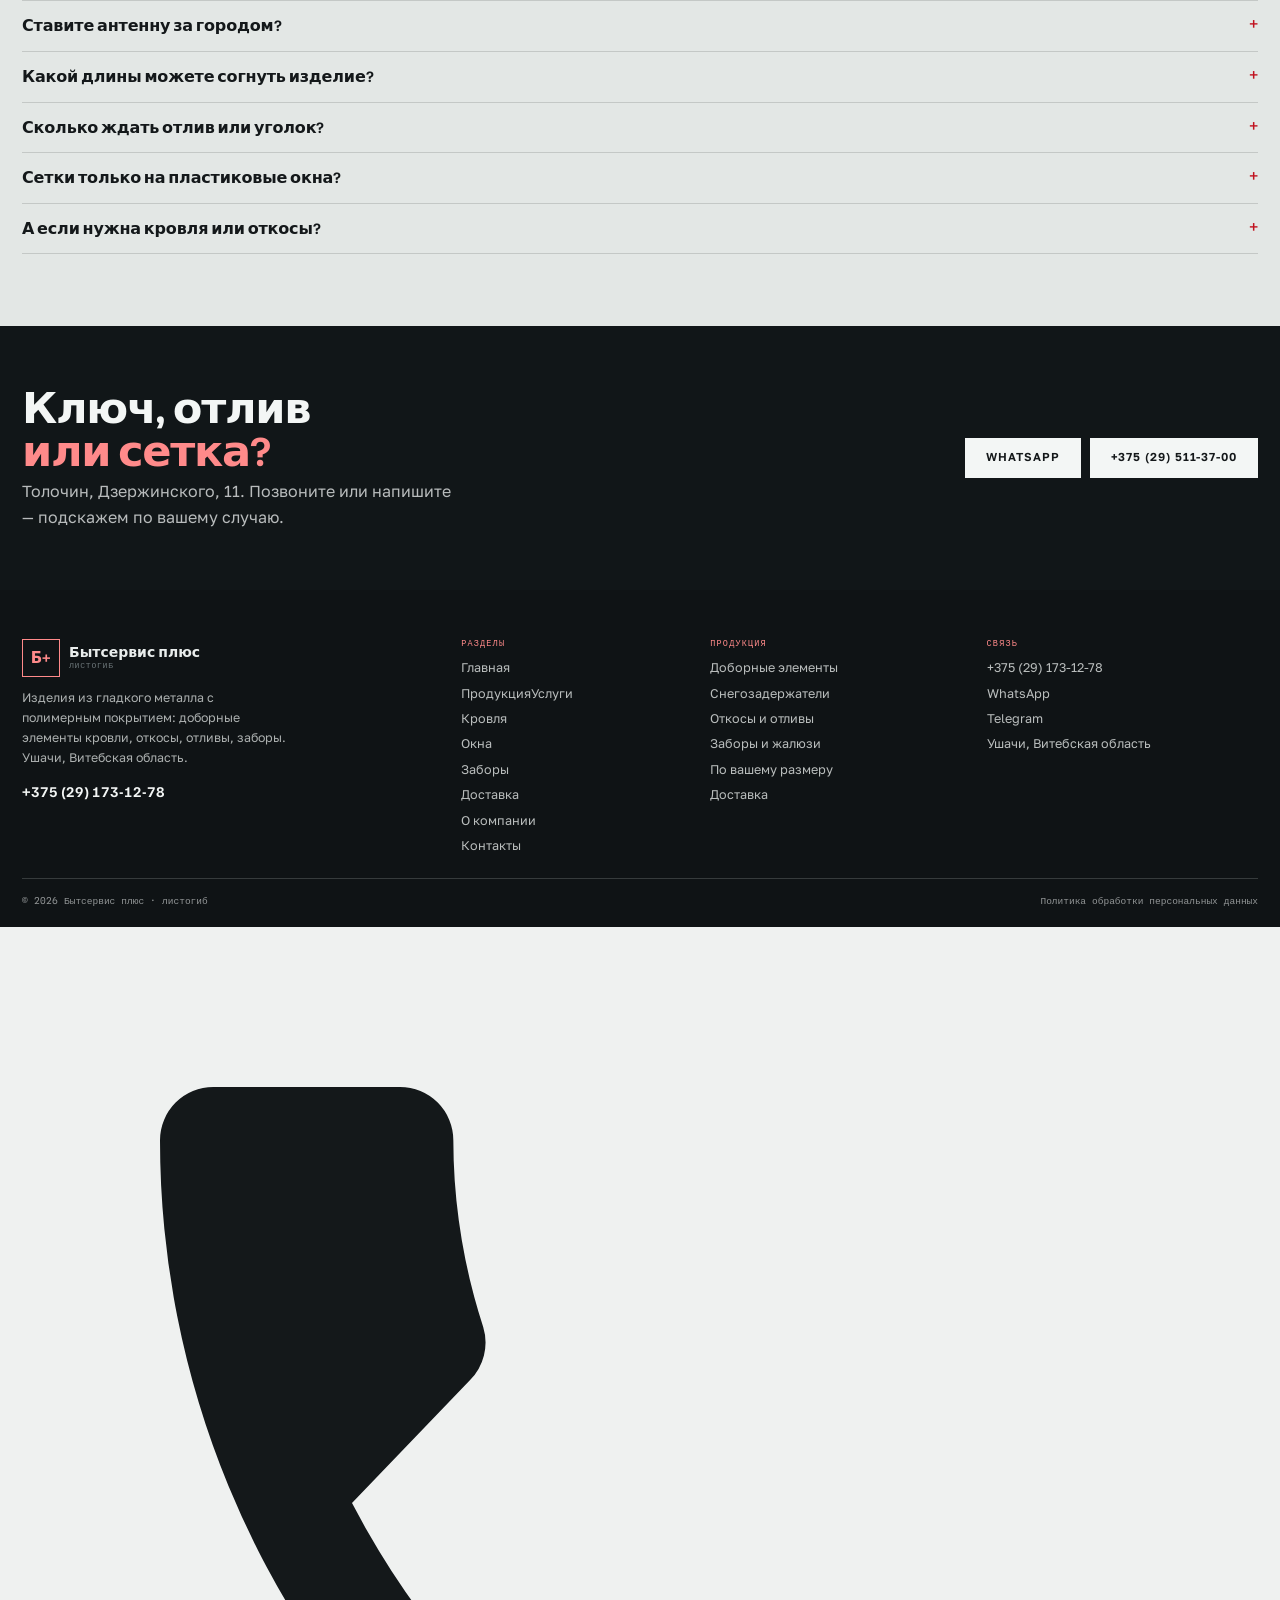
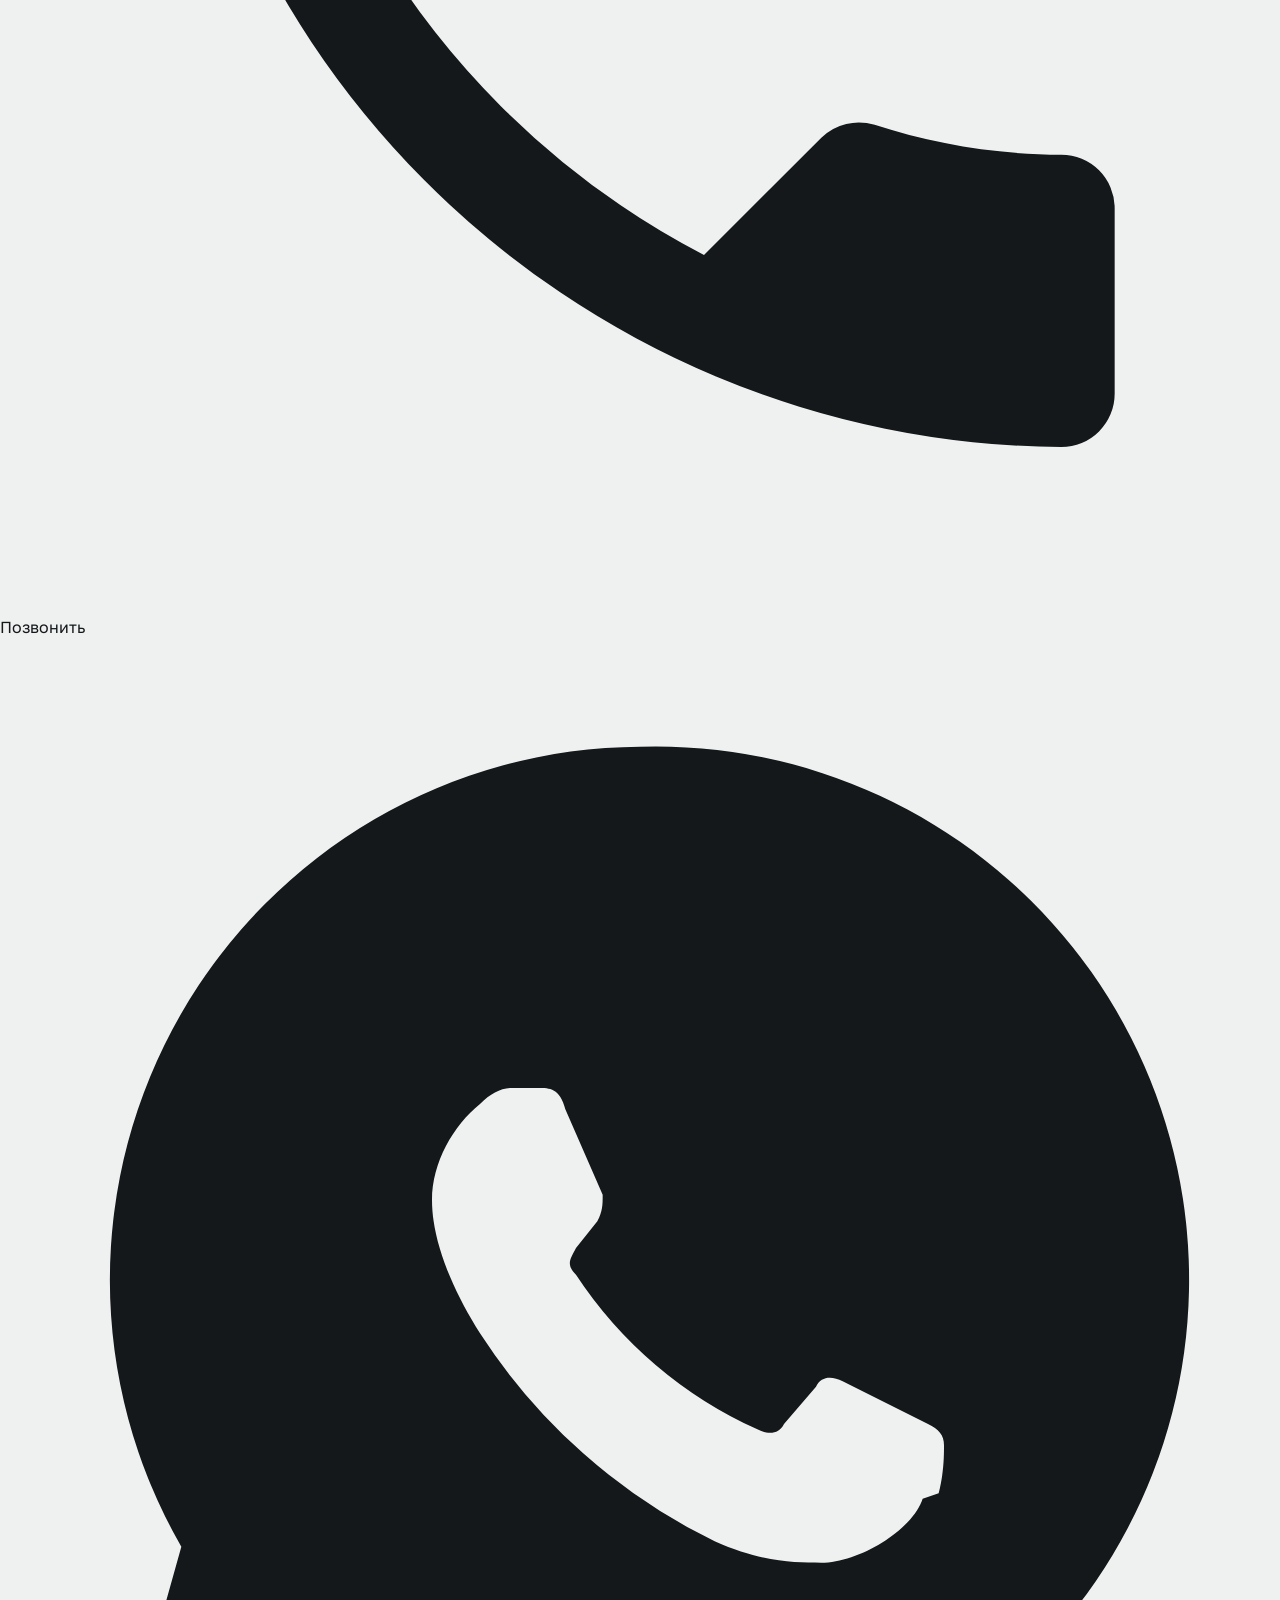
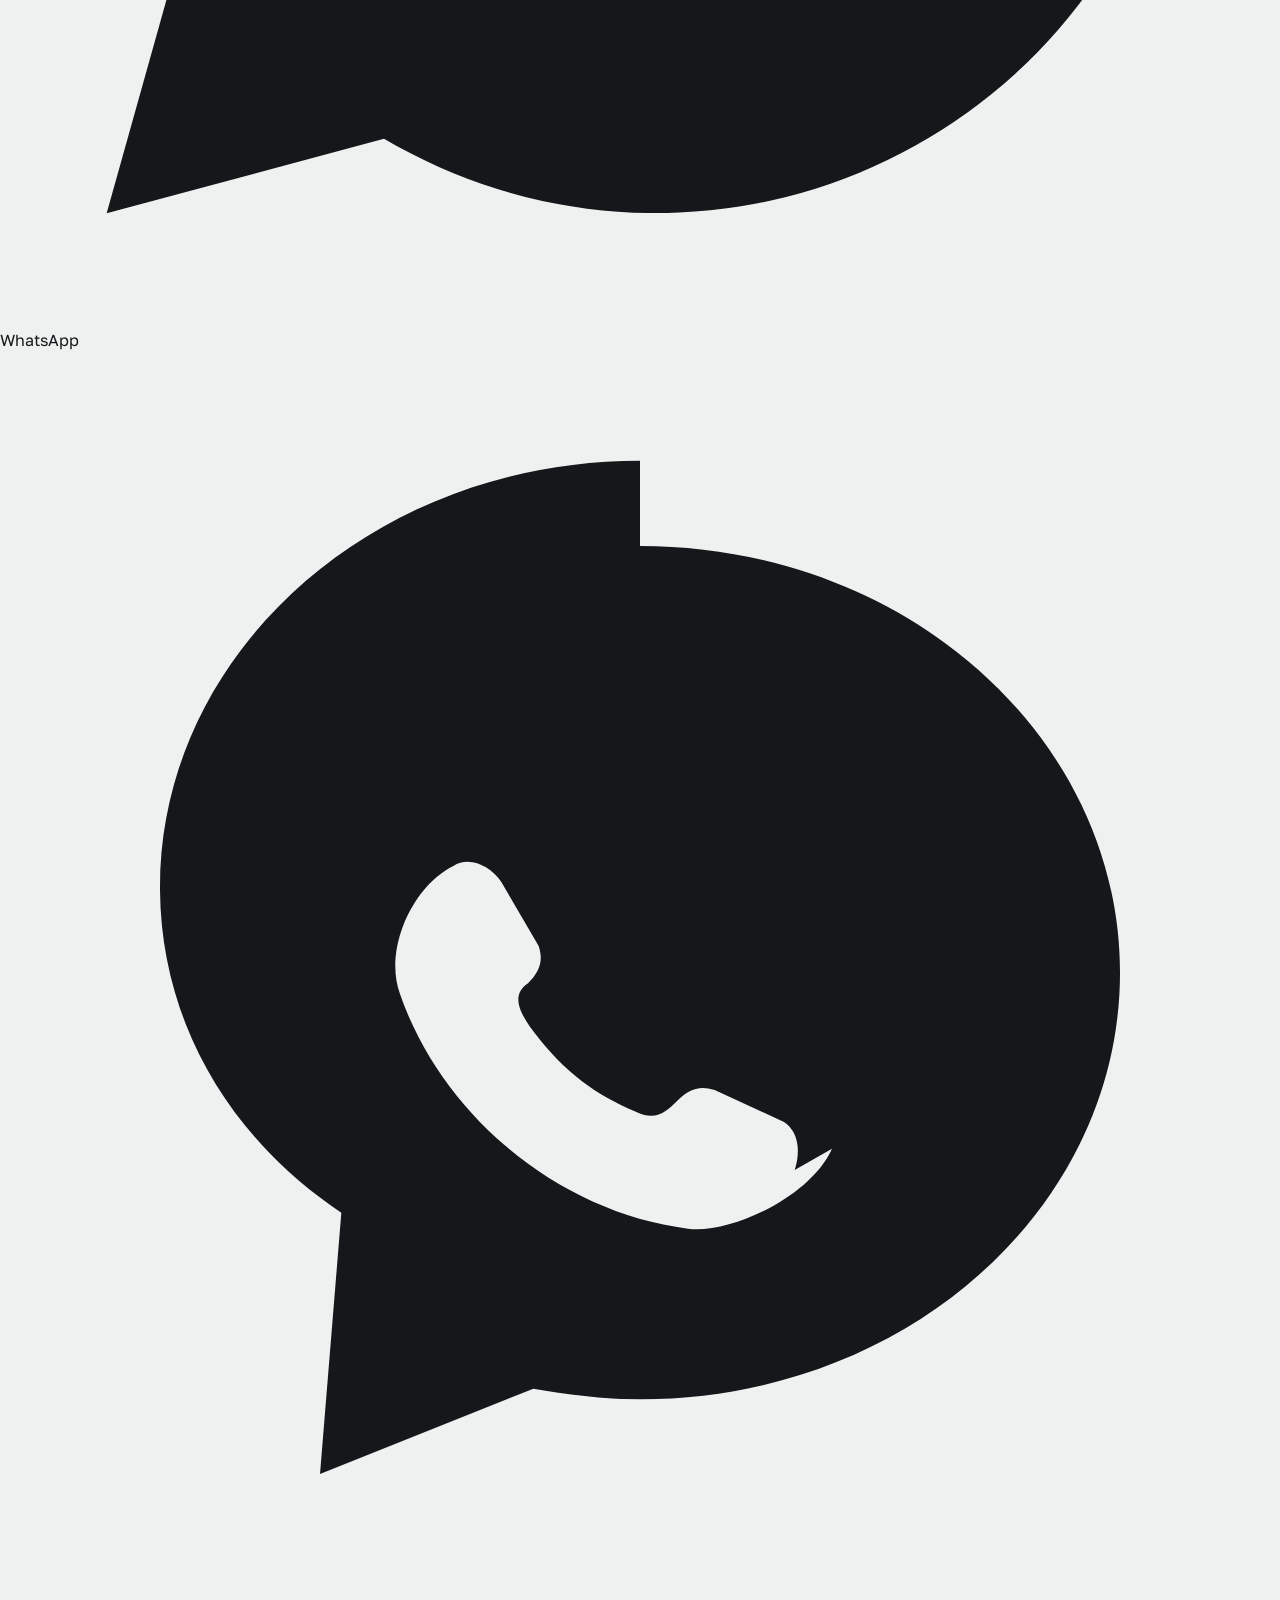
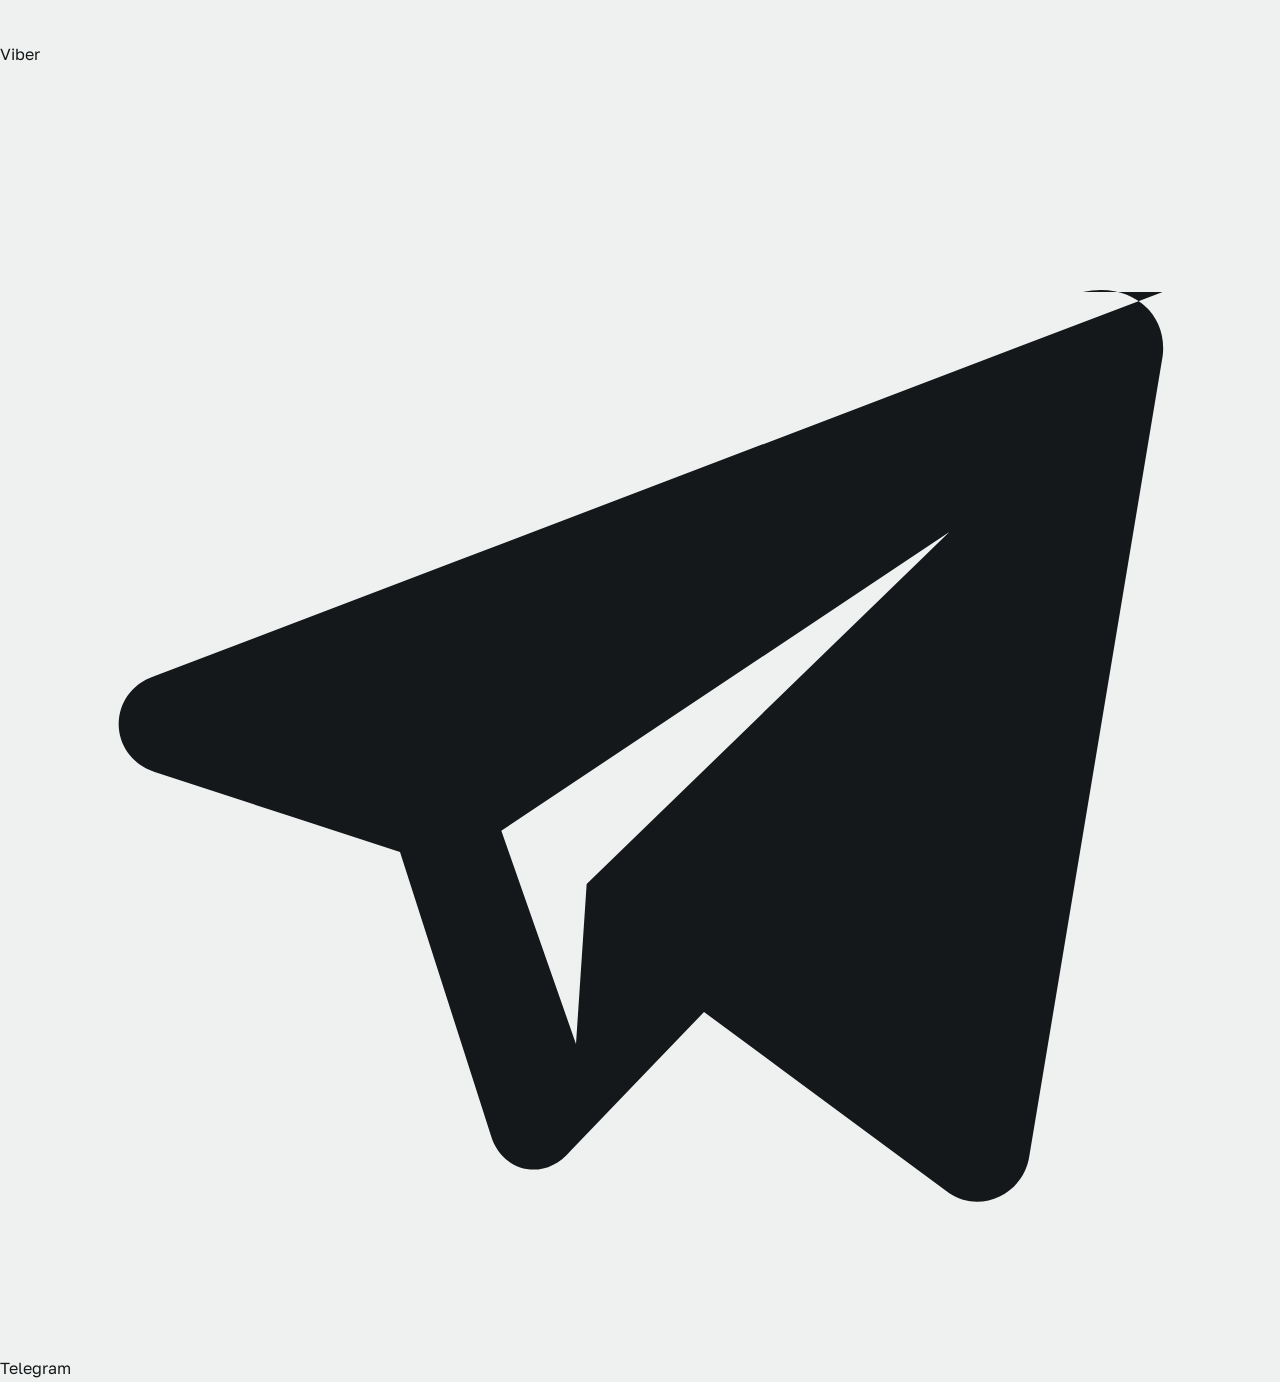
<file: uslugi.html>
<!DOCTYPE html>
<html lang="ru">
<head>
<meta charset="utf-8">
<meta name="viewport" content="width=device-width, initial-scale=1">
<title>Бытовые услуги в Толочине: ключи, ремонт телевизоров, антенны — БытСервис</title>
<meta name="description" content="БытСервис, Толочин, Дзержинского 11: изготовление ключей, ремонт телевизоров, эфирные и спутниковые антенны (Триколор, НТВ Плюс, МТС ТВ). Телефон +375 (29) 511-37-00.">
<meta property="og:title" content="Каталог изделий из металла: профили и размеры | Бытсервис плюс">
<meta property="og:description" content="Коньки, ветровые планки, отливы, откосы, уголки, снегозадержатели, заборы и жалюзи. Размеры, развёртка, расчёт метража и веса.">
<meta property="og:type" content="website">
<meta name="theme-color" content="#EFF1F0">
<style>
:root{--bg:#EFF1F0;--bg2:#E3E7E5;--ink:#14181A;--ink2:#2B3235;--red:#C1121F;--red2:#8F0E18;
--zinc:#6C7679;--line:rgba(20,24,26,.15);--white:#FBFCFB;--pad:22px;--max:1300px;
--d:'Familjen Grotesk',system-ui,sans-serif;--b:'Golos Text',system-ui,sans-serif;--m:'Spline Sans Mono',ui-monospace,monospace}
*{box-sizing:border-box}html{-webkit-text-size-adjust:100%}body{margin:0;background:var(--bg);color:var(--ink);font:16px/1.62 var(--b);-webkit-font-smoothing:antialiased}
img{max-width:100%;display:block}h1,h2,h3{margin:0;font-family:var(--d);font-weight:700;line-height:.99;letter-spacing:-.03em}
a{color:inherit;text-decoration:none}[hidden]{display:none!important}
.wrap{width:100%;max-width:var(--max);margin:0 auto;padding:0 var(--pad)}
.header{position:sticky;top:0;z-index:40;background:rgba(239,241,240,.94);border-bottom:1px solid var(--line);backdrop-filter:blur(8px)}
.header__in{display:flex;align-items:center;gap:16px;padding:11px 0}
.logo{display:flex;align-items:center;gap:9px}
.logo__mark{width:38px;height:38px;border:1.5px solid var(--ink);display:grid;place-items:center;background:var(--red);color:#fff;font:700 15px/1 var(--d)}
.logo__txt{display:flex;flex-direction:column;line-height:1.15}
.logo__txt b{font:700 14px/1 var(--d)}
.logo__txt i{font:500 8px/1.5 var(--m);letter-spacing:.1em;text-transform:uppercase;color:var(--zinc);font-style:normal}
.nav{display:flex;gap:14px;margin-left:auto;font:500 12.5px/1 var(--b)}
.nav a{padding:6px 0;border-bottom:1px solid transparent}
.nav a:hover,.nav a.is-on{border-color:var(--red);color:var(--red)}
.header__tel{font:600 13px/1 var(--b);white-space:nowrap}
.btn{display:inline-flex;align-items:center;justify-content:center;gap:8px;padding:13px 20px;font:600 11.5px/1 var(--b);letter-spacing:.08em;text-transform:uppercase;border:1px solid var(--red);background:var(--red);color:#fff;cursor:pointer;transition:.18s}
.btn:hover{background:var(--red2);border-color:var(--red2)}
.btn--dark{background:var(--ink);border-color:var(--ink);color:#fff}
.btn--dark:hover{background:#000}
.btn--ghost{background:transparent;color:var(--ink);border-color:var(--ink)}
.btn--ghost:hover{background:var(--ink);color:#fff}
.burger{display:none;width:42px;height:36px;border:1px solid var(--ink);background:transparent;align-items:center;justify-content:center;flex-direction:column;gap:4px;cursor:pointer}
.burger i{display:block;width:16px;height:1px;background:var(--ink)}
.burger.is-close i:first-child{transform:rotate(45deg) translateY(3px)}
.burger.is-close i:last-child{transform:rotate(-45deg) translateY(-3px)}
.drawer{position:fixed;inset:0;z-index:90;background:rgba(15,18,20,.76);display:none}
.drawer[data-open]{display:block}
.drawer__in{position:absolute;inset:0 0 0 auto;width:min(400px,92vw);background:var(--bg);padding:18px;overflow-y:auto}
.drawer__top{display:flex;justify-content:space-between;align-items:center;margin-bottom:16px}
.drawer__nav{display:grid;font:700 21px/1 var(--d);letter-spacing:-.01em}
.drawer__nav a{padding:13px 0;border-bottom:1px solid var(--line)}
.drawer__cta{width:100%;margin-top:16px}
.drawer__note{font-size:12px;color:var(--zinc);margin-top:10px}
body.is-locked{overflow:hidden}
.hero{position:relative;min-height:min(94svh,820px);display:flex;align-items:flex-end;overflow:hidden;background:#0F1315}
.hero__img{position:absolute;inset:0;width:100%;height:100%;object-fit:cover}
.hero::after{content:'';position:absolute;inset:0;background:linear-gradient(180deg,rgba(12,16,18,.5),rgba(12,16,18,.12) 42%,rgba(12,16,18,.8) 78%,#0F1315 100%)}
.hero__in{position:relative;z-index:2;width:100%;padding:clamp(28px,4.6vw,58px) 0 clamp(14px,2vw,22px);color:#F4F7F6}
.hero h1{font-size:clamp(2rem,5.6vw,4.6rem);letter-spacing:-.04em;color:#fff}
.hero h1 em{font-style:normal;color:#FF8A8A}
.hero__lede{max-width:44ch;margin:14px 0 18px;color:rgba(244,247,246,.86)}
.hero__acts{display:flex;flex-wrap:wrap;gap:9px;margin-bottom:clamp(14px,2.2vw,26px)}
.hero__acts .btn--ghost{color:#fff;border-color:rgba(255,255,255,.6)}
.hero__acts .btn--ghost:hover{background:#fff;color:var(--ink)}
.hero__facts{display:grid;grid-template-columns:repeat(4,minmax(0,1fr));border-top:1px solid rgba(255,255,255,.28);gap:0 12px}
.hero__facts div{padding:11px 0 0}
.hero__facts b{display:block;font:700 clamp(.92rem,1.4vw,1.1rem)/1.2 var(--d)}
.hero__facts span{font:500 8.5px/1.5 var(--m);letter-spacing:.06em;text-transform:uppercase;color:#FF8A8A}
@media (max-width:1024px){.nav{display:none}.burger{display:flex}.header__tel{display:none}.hero__facts{grid-template-columns:1fr 1fr}}
@media (max-width:380px){.header .btn{display:none}}
</style>
<link rel="preconnect" href="https://fonts.googleapis.com">
<link rel="preconnect" href="https://fonts.gstatic.com" crossorigin>
<link href="https://fonts.googleapis.com/css2?family=Familjen+Grotesk:wght@600;700&family=Golos+Text:wght@400;500;600&family=Spline+Sans+Mono:wght@400;500&display=swap" rel="stylesheet">
<link rel="stylesheet" href="assets/css/style.v3.css">
<link rel="icon" href="assets/img/favicon.svg" type="image/svg+xml">
</head>
<body>
<header class="header"><div class="header__in wrap">
<a class="logo" href="index.html"><span class="logo__mark">Б+</span><span class="logo__txt"><b>Бытсервис плюс</b><i>листогиб · Ушачи</i></span></a>
<nav class="nav" aria-label="Основное меню"><a href="index.html">Главная</a><a href="produkciya.html">Продукция</a><a href="uslugi.html" class="is-on">Услуги</a><a href="krovlya.html">Кровля</a><a href="otkosy.html">Окна</a><a href="zabori.html">Заборы</a><a href="dostavka.html">Доставка</a><a href="o-kompanii.html">О компании</a><a href="kontakty.html">Контакты</a></nav>
<a class="header__tel" href="tel:+375291731278">+375 (29) 173-12-78</a>
<a class="btn" href="#zayavka">Рассчитать метраж</a>
<button class="burger" type="button" aria-label="Меню" aria-expanded="false" aria-controls="drawer"><i></i><i></i><i></i></button>
</div></header>
<div class="drawer" id="drawer" role="dialog" aria-modal="true" aria-label="Меню" hidden>
<div class="drawer__in">
<div class="drawer__top">
<a class="logo" href="index.html"><span class="logo__mark">Б+</span><span class="logo__txt"><b>Бытсервис плюс</b><i>Ушачи</i></span></a>
<button class="burger is-close" type="button" data-close aria-label="Закрыть меню"><i></i><i></i></button>
</div>
<nav class="drawer__nav"><a href="index.html">Главная</a><a href="produkciya.html">Продукция</a><a href="uslugi.html">Услуги</a><a href="krovlya.html">Кровля</a><a href="otkosy.html">Окна</a><a href="zabori.html">Заборы</a><a href="dostavka.html">Доставка</a><a href="o-kompanii.html">О компании</a><a href="kontakty.html">Контакты</a></nav>
<a class="btn drawer__cta" href="tel:+375291731278">Позвонить +375 (29) 173-12-78</a>
<p class="drawer__note">Гибка гладкого металла с полимерным покрытием: коньки, ветровые планки, отливы, откосы, снегозадержатели, заборы. Цвета по RAL. Бесплатная доставка в Ушачи, Лепель и Оршу каждые выходные.</p>
</div></div>
<main>
<section class="phero"><img src="assets/img/antenna.jpg" alt="Спутниковая антенна на стене дома" fetchpriority="high">
<div class="wrap phero__in">
<div class="crumbs"><a href="index.html">Главная</a> · Услуги</div>
<h1>Ключи, антенны, листогиб<br>и <em>москитные сетки</em></h1>
<p>Бытовые услуги в Толочине, Дзержинского 11: изготовление ключей, ремонт телевизоров, эфирные и спутниковые антенны, изделия из листового металла и москитные сетки. Приносите образец или фото — скажем, что можно сделать.</p>
</div></section>

<section class="section"><div class="wrap">
<div class="sec-head"><div><span class="eyebrow">01 / что делаем</span><h2 class="h2">Пять направлений<br><em>под одной вывеской</em></h2></div>
<p>Ключи, телевизор, антенна, отлив с уголком и москитная сетка — всё в одном месте на Дзержинского, 11. Без записи на неделю вперёд: приходите или позвоните.</p></div>

<div class="svc-block" id="klyuchi">
<div class="svc-block__b"><span class="svc-num">01 — ключи</span><h3>Изготовление ключей</h3>
<p>Все виды ключей: принесите образец, подберём заготовку и сделаем дубликат при вас.</p>
<ul><li>Квартирные, замковые и сейфовые</li><li>Домофонные и почтовые</li><li>Автомобильные дубликаты и брелоки</li><li>Заготовки в наличии, подбор по образцу</li></ul>
<div class="formula">цена и срок — по вашему образцу: зависит от типа ключа и заготовки</div></div>
<div class="svc-block__media"><img src="assets/img/keys.jpg" alt="Заготовки ключей на витрине" loading="lazy"><span class="svc-block__cap">Ключи · Толочин, Дзержинского 11</span></div>
</div>

<div class="svc-block" id="tv">
<div class="svc-block__b"><span class="svc-num">02 — телевизоры</span><h3>Ремонт телевизоров</h3>
<p>Диагностика и восстановление работоспособности: сначала смотрим, потом называем объём и стоимость.</p>
<ul><li>Диагностика и поиск неисправности</li><li>Ремонт платы и блока питания</li><li>Замена подсветки</li><li>Проверка и настройка после ремонта</li></ul>
<div class="formula">точный перечень работ — после диагностики, а не «по телефону»</div></div>
<div class="svc-block__media"><img src="assets/img/tv.jpg" alt="Ремонт телевизора на верстаке" loading="lazy"><span class="svc-block__cap">Ремонт телевизоров</span></div>
</div>

<div class="svc-block" id="ant">
<div class="svc-block__b"><span class="svc-num">03 — антенны</span><h3>Антенны: эфирные и спутниковые</h3>
<p>Монтаж, установка, проверка и настройка. Подключаем и настраиваем пакеты спутникового телевидения.</p>
<ul><li>Эфирные антенны, 20 каналов</li><li>Триколор, НТВ Плюс, МТС ТВ</li><li>Монтаж и установка на дом или мачту</li><li>Проверка сигнала и настройка каналов</li></ul>
<div class="formula">выезд и стоимость монтажа зависят от адреса и высоты установки</div></div>
<div class="svc-block__media"><img src="assets/img/antenna.jpg" alt="Спутниковая антенна и эфирная антенна" loading="lazy"><span class="svc-block__cap">Антенны · монтаж и настройка</span></div>
</div>

<div class="svc-block" id="listogib">
<div class="svc-block__b"><span class="svc-num">04 — листогиб</span><h3>Изделия из листового металла</h3>
<p>Гнём на своём листогибе: отливы, откосы, уголки и любые доборные элементы для кровли, фасада и окон.</p>
<ul><li>Отливы, откосы, уголки, нащельники</li><li>Доборные элементы для кровли и фасада</li><li>Широкий выбор цвета, металл с полимерным покрытием</li><li>Максимальная длина изделия — 3 метра</li><li>Быстрые сроки: простые детали — в день обращения</li></ul>
<div class="formula">размеры и цвет согласуем по вашему проёму или образцу; длина одного изделия до 3 м</div></div>
<div class="svc-block__media"><img src="assets/img/metal.jpg" alt="Гнутые изделия из листового металла: отливы, уголки, доборные элементы" loading="lazy"><span class="svc-block__cap">Листогиб · отливы, откосы, уголки</span></div>
</div>

<div class="svc-block" id="setki">
<div class="svc-block__b"><span class="svc-num">05 — сетки</span><h3>Москитные сетки</h3>
<p>Изготовление и ремонт: замер, изготовление по размеру, монтаж на пластиковые и деревянные окна.</p>
<ul><li>Изготовление сеток по вашим размерам</li><li>Ремонт: замена полотна и креплений</li><li>Замер и монтаж на окно или дверь</li><li>Работаем по городу и району</li></ul>
<div class="formula">цена зависит от размера, типа крепления и полотна — скажем после замера</div></div>
<div class="svc-block__media"><img src="assets/img/net.jpg" alt="Москитная сетка на пластиковом окне" loading="lazy"><span class="svc-block__cap">Москитные сетки · замер и монтаж</span></div>
</div>
</div></section>

<section class="section section--dim"><div class="wrap">
<div class="sec-head"><div><span class="eyebrow">02 / порядок</span><h2 class="h2">Как проходит<br><em>работа</em></h2></div>
<p>Короткая цепочка: без бумажной волокиты и «оставьте, мы позвоним, когда вспомним».</p></div>
<div class="steps">
<div class="step"><span>01</span><b>Обращение</b><p>Звонок, сообщение или визит на Дзержинского, 11.</p></div>
<div class="step"><span>02</span><b>Осмотр</b><p>Смотрим ключ, телевизор или точку установки антенны.</p></div>
<div class="step"><span>03</span><b>Объём и цена</b><p>Называем, что делаем и сколько это стоит, до начала работ.</p></div>
<div class="step"><span>04</span><b>Работа</b><p>Изготовление ключа, ремонт или монтаж антенны.</p></div>
<div class="step"><span>05</span><b>Проверка</b><p>Проверяем результат при вас: ключ, изображение, сигнал.</p></div>
</div>
</div></section>

<section class="section"><div class="wrap"><div class="two">
<div>
<span class="eyebrow">03 / адрес</span>
<h2 class="h2">БытСервис<br><em>в Толочине</em></h2>
<div class="prose" style="margin-top:12px">
<p>Мастерская бытовых услуг: Дзержинского, 11. Ключи и телевизоры, антенны и сетки, а также изделия из листового металла с листогиба — отливы, откосы, уголки и доборные элементы.</p>
<ul>
<li>Адрес: Толочин, ул. Дзержинского, 11</li>
<li>Телефон: +375 (29) 511-37-00</li>
<li>УНП 391972423</li>
<li>Ключи, ремонт телевизоров, антенны</li><li>Листогиб: отливы, откосы, уголки, доборные элементы</li><li>Москитные сетки: изготовление, ремонт, монтаж</li>
</ul>
<p class="note">Режим работы уточняйте по телефону: он меняется по сезону.</p>
</div>
<div style="display:flex;gap:8px;flex-wrap:wrap"><a class="btn" href="https://wa.me/37529513700" target="_blank" rel="noopener">WhatsApp</a><a class="btn btn--ghost" href="tel:+37529513700">Позвонить</a></div>
</div>
<div class="gal"><figure><img src="assets/img/keys.jpg" alt="Ключи" loading="lazy"></figure><figure><img src="assets/img/tv.jpg" alt="Ремонт телевизоров" loading="lazy"></figure><figure><img src="assets/img/antenna.jpg" alt="Антенны" loading="lazy"></figure><figure><img src="assets/img/metal.jpg" alt="Изделия из листового металла" loading="lazy"></figure><figure><img src="assets/img/net.jpg" alt="Москитные сетки" loading="lazy"></figure></div>
</div></div></section>

<section class="section section--dim"><div class="wrap">
<h2 class="h2" style="margin-bottom:14px">Коротко<br><em>по делу</em></h2>
<div class="faq">
<details><summary>Можно ли сделать ключ по замку, а не по образцу?</summary><p>Да, если привезёте замок или цилиндр. По образцу проще и быстрее, по замку — точнее, если ключ уже изношен.</p></details>
<details><summary>Сколько занимает изготовление ключа?</summary><p>Простые ключи делаем при вас, за несколько минут. Сложные заготовки и автомобильные дубликаты могут потребовать времени — скажем сразу при обращении.</p></details>
<details><summary>Ремонтируете телевизоры с любой матрицей?</summary><p>Сначала диагностика. Если ремонт невозможен или невыгоден, скажем об этом прямо, а не будем тянуть.</p></details>
<details><summary>Ставите антенну за городом?</summary><p>Да, выезжаем. Стоимость зависит от расстояния, высоты установки и материала стены — уточняйте по телефону.</p></details>
<details><summary>Какой длины можете согнуть изделие?</summary><p>Максимальная длина одного изделия — 3 метра. Если нужен длиннее, делаем стык с нахлёстом и подсказываем, как его правильно поставить.</p></details>
<details><summary>Сколько ждать отлив или уголок?</summary><p>Простые детали — обычно в день обращения или на следующий. Цвет и размер согласуем сразу, чтобы не переделывать.</p></details>
<details><summary>Сетки только на пластиковые окна?</summary><p>Ставим на пластиковые и деревянные окна, а также на балконные и входные двери. Ремонт — замена полотна, креплений, углов.</p></details>
<details><summary>А если нужна кровля или откосы?</summary><p>Это второе направление «Бытсервиса» в Ушачах: листогиб, доборные элементы кровли, откосы, заборы. Смотрите разделы сайта.</p></details>
</div>
</div></section>

<section class="cta"><div class="wrap cta__in">
<div><h2>Ключ, отлив<br><em>или сетка?</em></h2><p>Толочин, Дзержинского, 11. Позвоните или напишите — подскажем по вашему случаю.</p></div>
<div class="cta__acts"><a class="btn btn--light" href="https://wa.me/37529513700" target="_blank" rel="noopener">WhatsApp</a><a class="btn btn--light" href="tel:+37529513700">+375 (29) 511-37-00</a></div>
</div></section>
</main>
<footer class="footer"><div class="wrap">
<div class="footer__top">
<div class="footer__about"><a class="logo logo--f" href="index.html"><span class="logo__mark">Б+</span><span class="logo__txt"><b>Бытсервис плюс</b><i>листогиб</i></span></a>
<p>Изделия из гладкого металла с полимерным покрытием: доборные элементы кровли, откосы, отливы, заборы. Ушачи, Витебская область.</p>
<a class="footer__tel" href="tel:+375291731278">+375 (29) 173-12-78</a>
</div>
<div><h4>Разделы</h4><ul><li><a href="index.html">Главная</a></li><li><a href="produkciya.html">Продукция</a><a href="uslugi.html">Услуги</a></li><li><a href="krovlya.html">Кровля</a></li><li><a href="otkosy.html">Окна</a></li><li><a href="zabori.html">Заборы</a></li><li><a href="dostavka.html">Доставка</a></li><li><a href="o-kompanii.html">О компании</a></li><li><a href="kontakty.html">Контакты</a></li></ul></div>
<div><h4>Продукция</h4><ul><li><a href="krovlya.html">Доборные элементы</a></li><li><a href="krovlya.html#sneg">Снегозадержатели</a></li><li><a href="otkosy.html">Откосы и отливы</a></li><li><a href="zabori.html">Заборы и жалюзи</a></li><li><a href="produkciya.html#drugoe">По вашему размеру</a></li><li><a href="dostavka.html">Доставка</a></li></ul></div>
<div><h4>Связь</h4><ul><li><a href="tel:+375291731278">+375 (29) 173-12-78</a></li><li><a href="https://wa.me/375291731278" target="_blank" rel="noopener">WhatsApp</a></li><li><a href="https://t.me/+375291731278" target="_blank" rel="noopener">Telegram</a></li><li><a href="https://yandex.by/maps/?text=%D0%A3%D1%88%D0%B0%D1%87%D0%B8%20%D0%91%D1%8B%D1%82%D1%81%D0%B5%D1%80%D0%B2%D0%B8%D1%81%20%D0%BF%D0%BB%D1%8E%D1%81%20%D0%BB%D0%B8%D1%81%D1%82%D0%BE%D0%B3%D0%B8%D0%B1%20%D0%BC%D0%B5%D1%82%D0%B0%D0%BB%D0%BB" target="_blank" rel="noopener">Ушачи, Витебская область</a></li></ul></div>
</div>
<div class="footer__bottom"><span>© <span id="yr">2026</span> Бытсервис плюс · листогиб</span>
<span><a href="politika.html">Политика обработки персональных данных</a></span></div>
</div></footer>
<div class="mbar" role="navigation" aria-label="Быстрая связь">
<a href="tel:+375291731278"><svg viewBox="0 0 24 24" fill="currentColor" aria-hidden="true"><path d="M6.6 10.8a15.5 15.5 0 0 0 6.6 6.6l2.2-2.2a1 1 0 0 1 1-.24c1.1.36 2.3.56 3.5.56a1 1 0 0 1 1 1V20a1 1 0 0 1-1 1A17 17 0 0 1 3 4a1 1 0 0 1 1-1h3.5a1 1 0 0 1 1 1c0 1.2.2 2.4.56 3.5a1 1 0 0 1-.25 1z"/></svg>Позвонить</a>
<a href="https://wa.me/375291731278" target="_blank" rel="noopener"><svg viewBox="0 0 24 24" fill="currentColor" aria-hidden="true"><path d="M12 2a10 10 0 0 0-8.6 15L2 22l5.2-1.4A10 10 0 1 0 12 2m5.3 14.1c-.2.6-1.2 1.2-1.9 1.2-.5 0-1.1 0-2-.4a11 11 0 0 1-4.4-3.9c-.5-.8-.9-1.7-.9-2.5 0-.7.4-1.4.9-1.8.2-.2.4-.3.6-.3h.5c.2 0 .4 0 .5.4l.7 1.6c0 .2 0 .3-.1.5l-.4.5c-.1.2-.2.3 0 .5a8 8 0 0 0 3.4 2.9c.2.1.4.1.5-.1l.6-.7c.1-.2.3-.2.5-.1l1.6.8c.2.1.3.2.3.4s0 .5-.1.9"/></svg>WhatsApp</a>
<a href="viber://chat?number=%2B375291731278"><svg viewBox="0 0 24 24" fill="currentColor" aria-hidden="true"><path d="M12 2C7 2 3 5.6 3 10c0 2.5 1.3 4.7 3.4 6.1L6 21l4-1.6c.6.1 1.3.2 2 .2 5 0 9-3.6 9-8s-4-8-9-8m3.6 11.3c-.4.9-1.9 1.6-2.7 1.5-2.4-.3-4.6-2.1-5.4-4.4-.3-.8.2-2 1-2.4.3-.2.7 0 .9.3l.7 1.2c.1.3 0 .5-.2.7-.3.2-.2.5.1.9.6.8 1.2 1.2 1.9 1.5.4.2.6 0 .8-.2s.4-.3.7-.2l1.3.6c.3.2.3.6.2.9"/></svg>Viber</a>
<a href="https://t.me/+375291731278" target="_blank" rel="noopener"><svg viewBox="0 0 24 24" fill="currentColor" aria-hidden="true"><path d="M21.8 4.2 2.9 11.4c-.9.3-.9 1.5 0 1.8l4.6 1.5 1.7 5.3c.2.7 1 .9 1.5.3l2.5-2.6 4.6 3.4c.6.4 1.4 0 1.5-.7l2.5-15c.1-.8-.6-1.4-1.5-1.2M9.4 14.3l8.4-5.6-6.8 6.6-.2 3z"/></svg>Telegram</a>
</div>
<script src="assets/js/main.v1.js"></script>
</body>
</html>
</file>
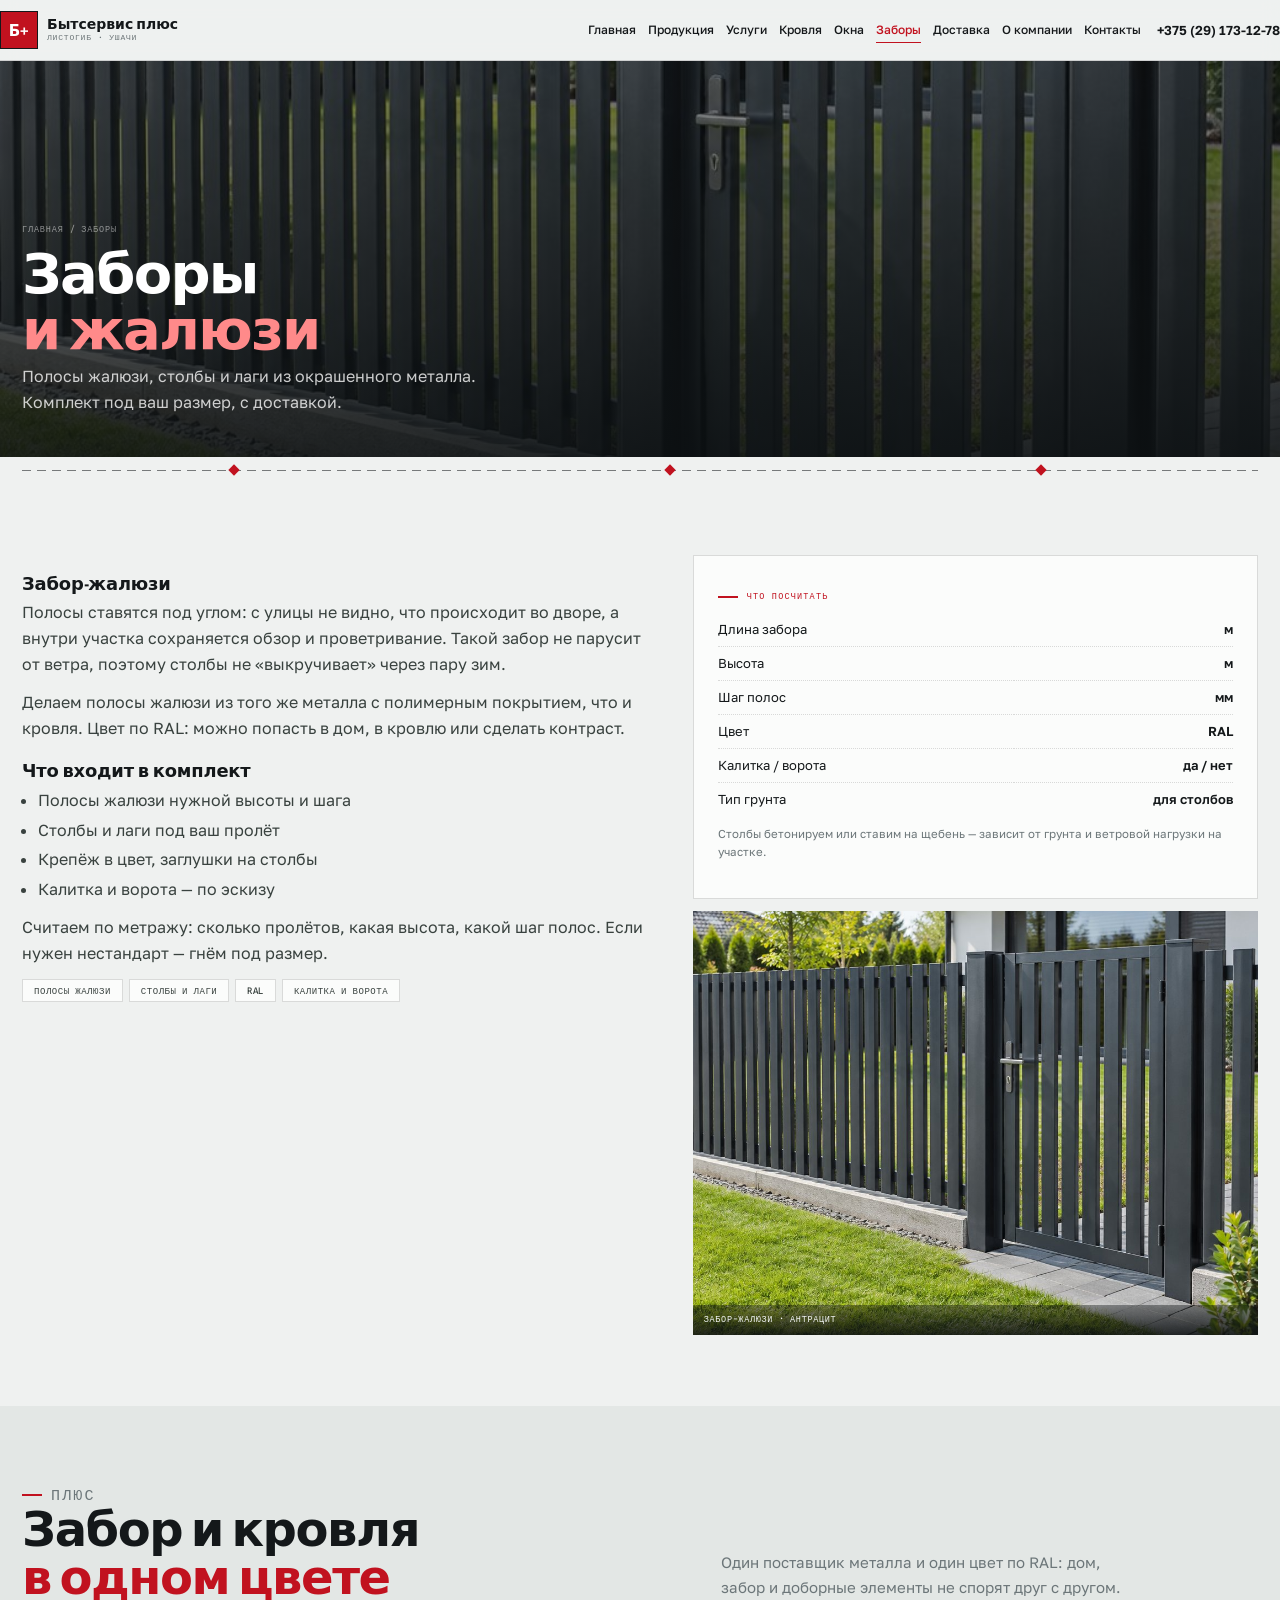
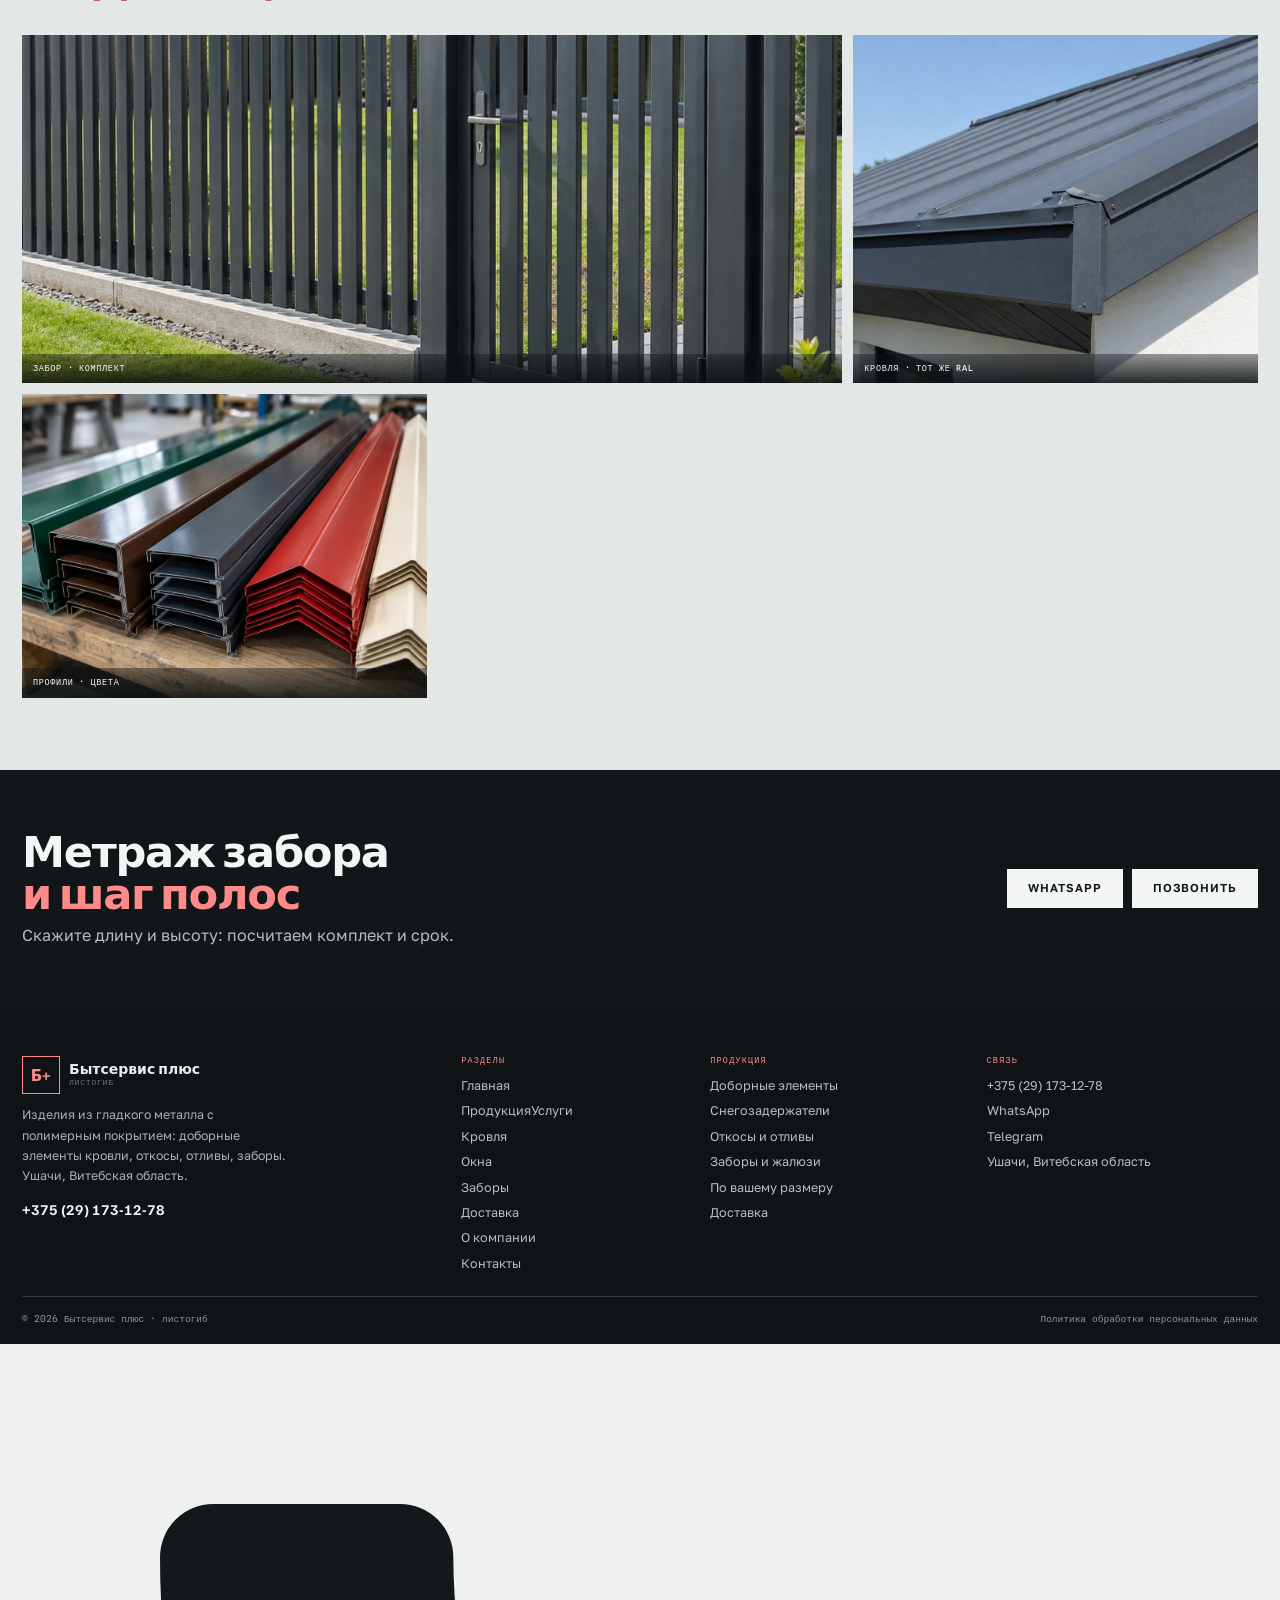
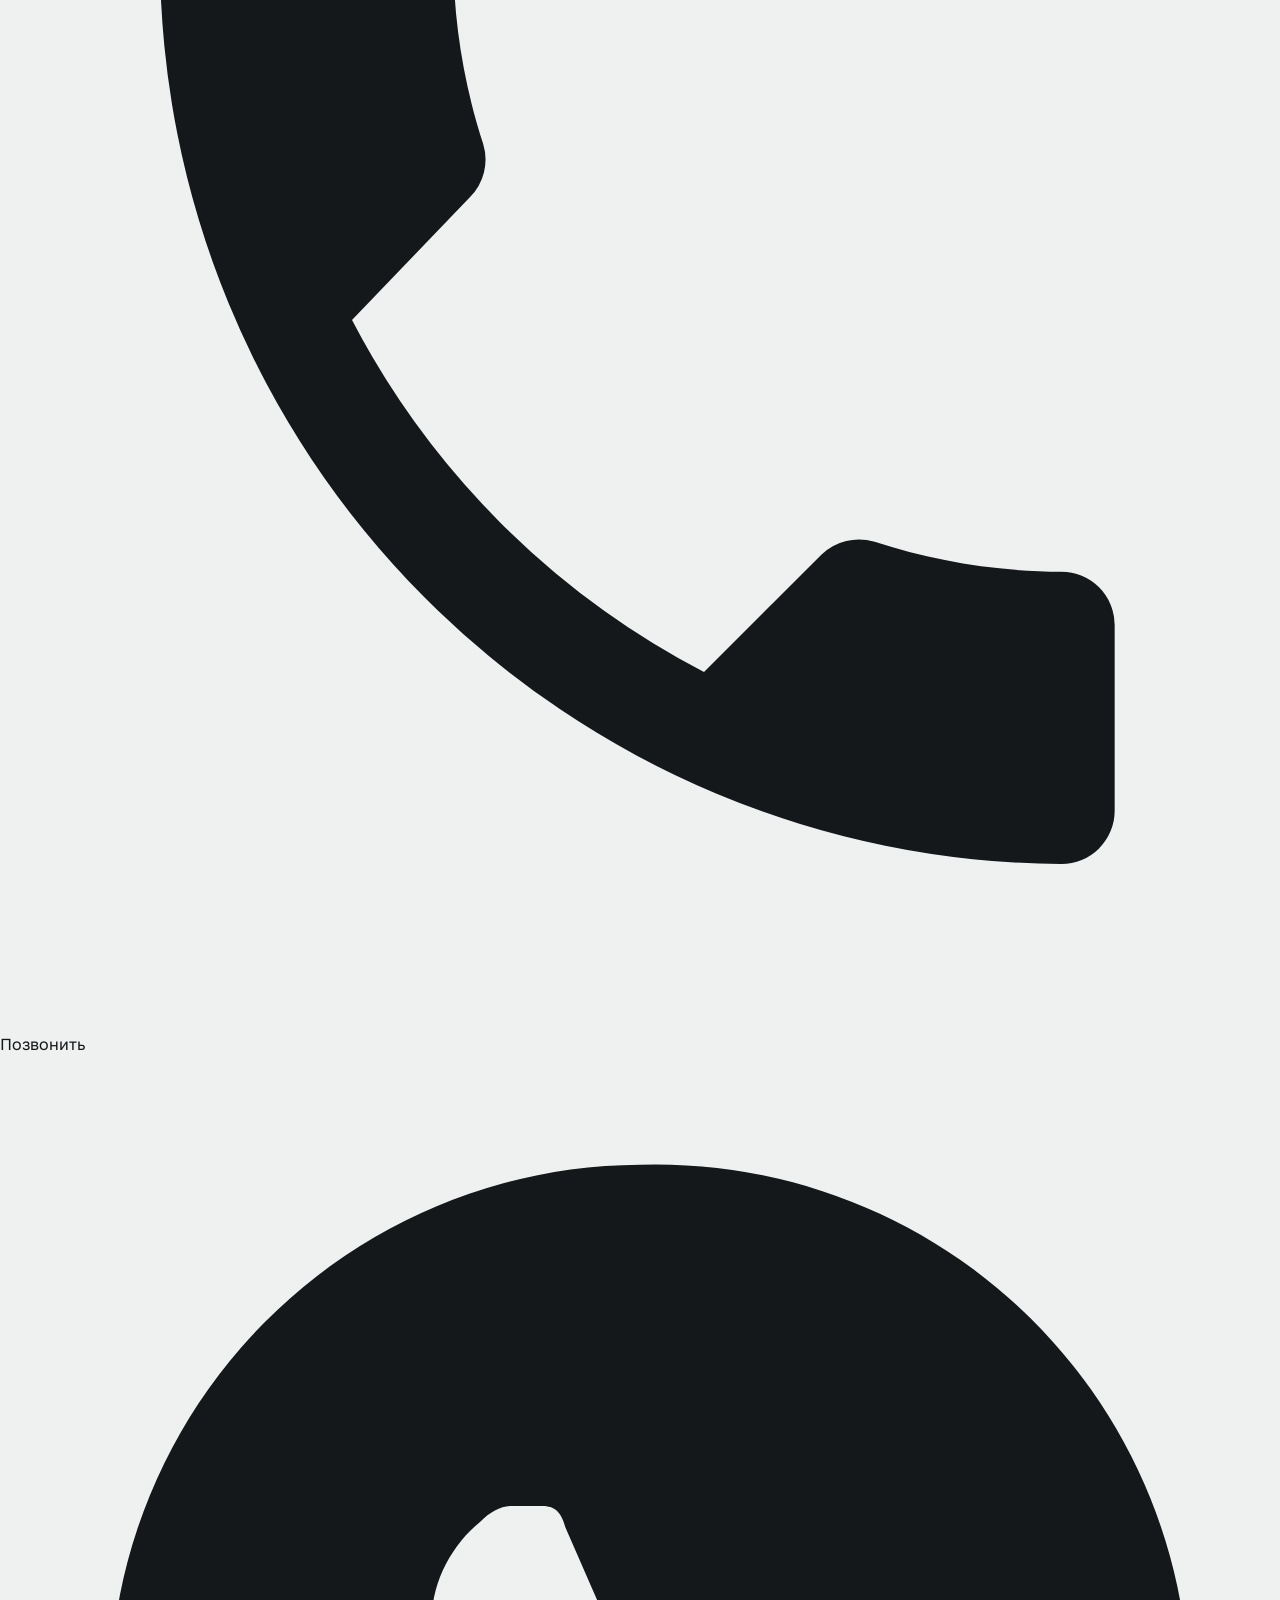
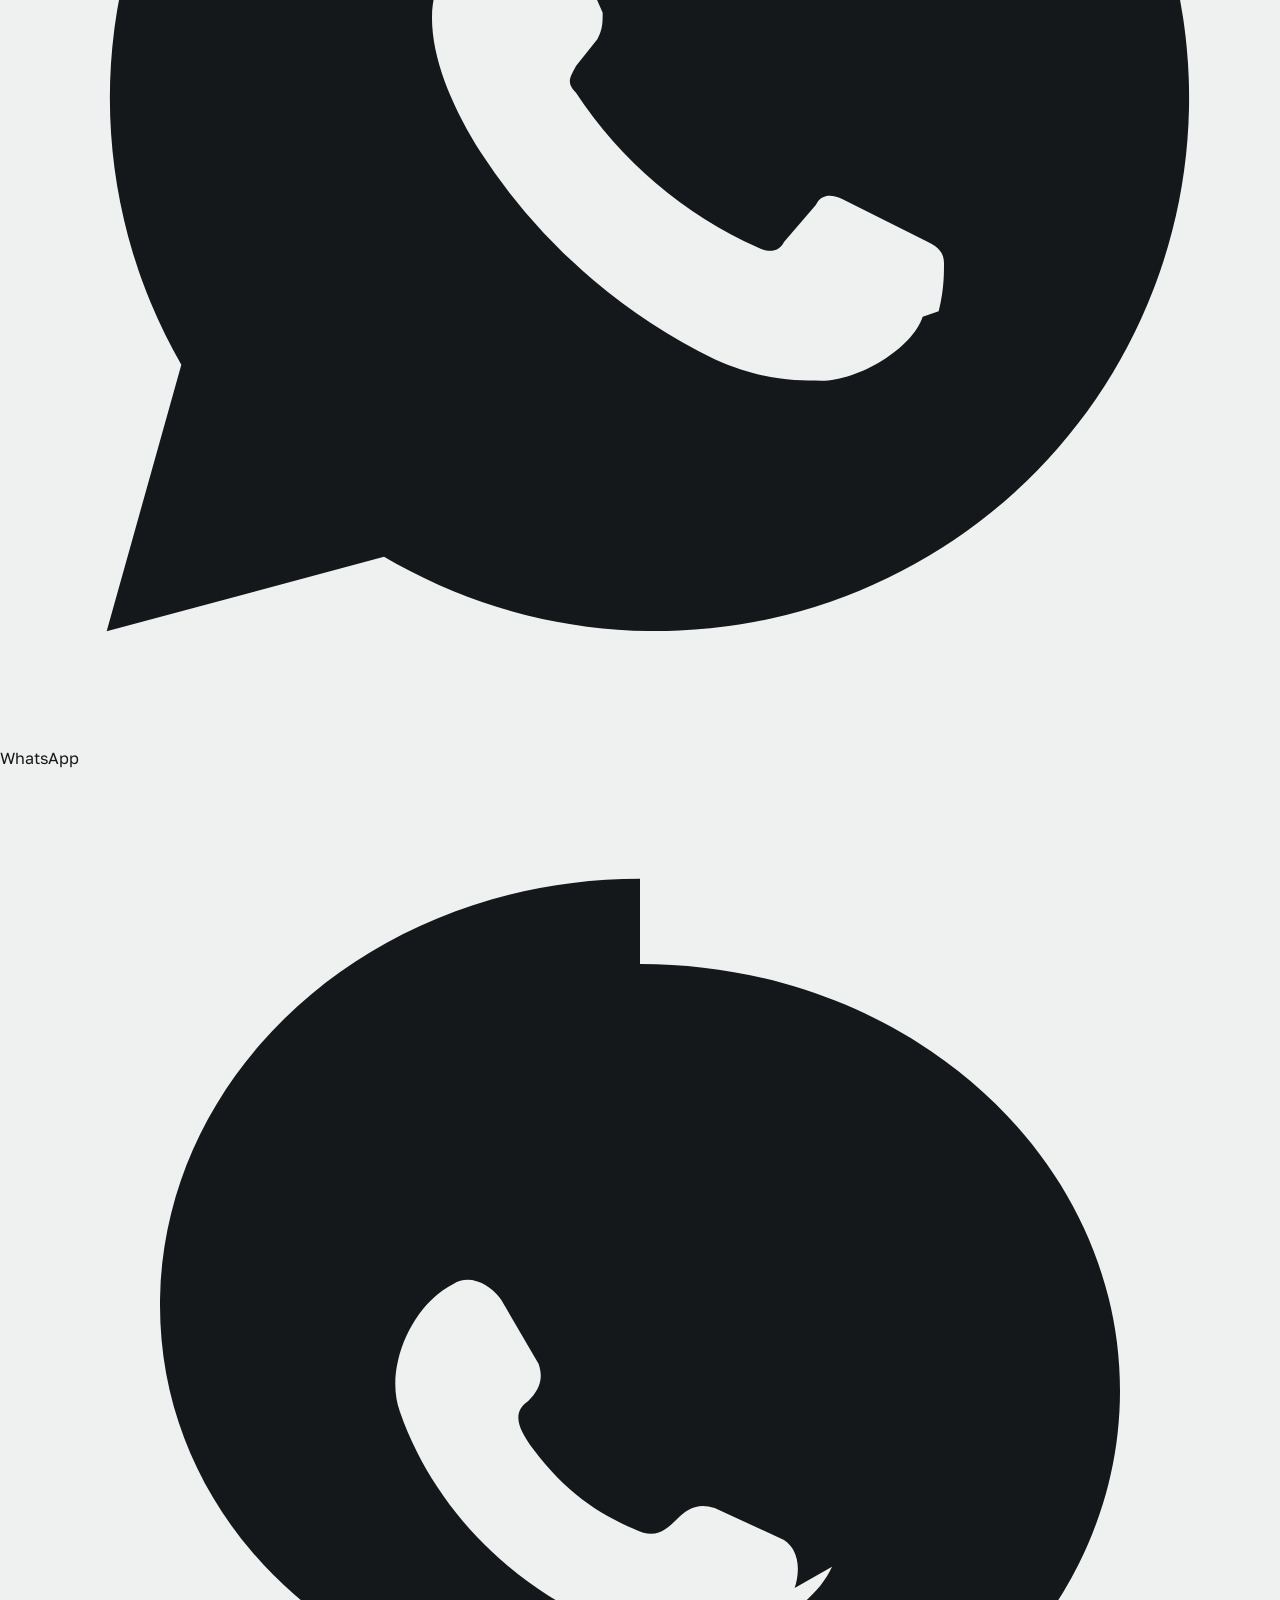
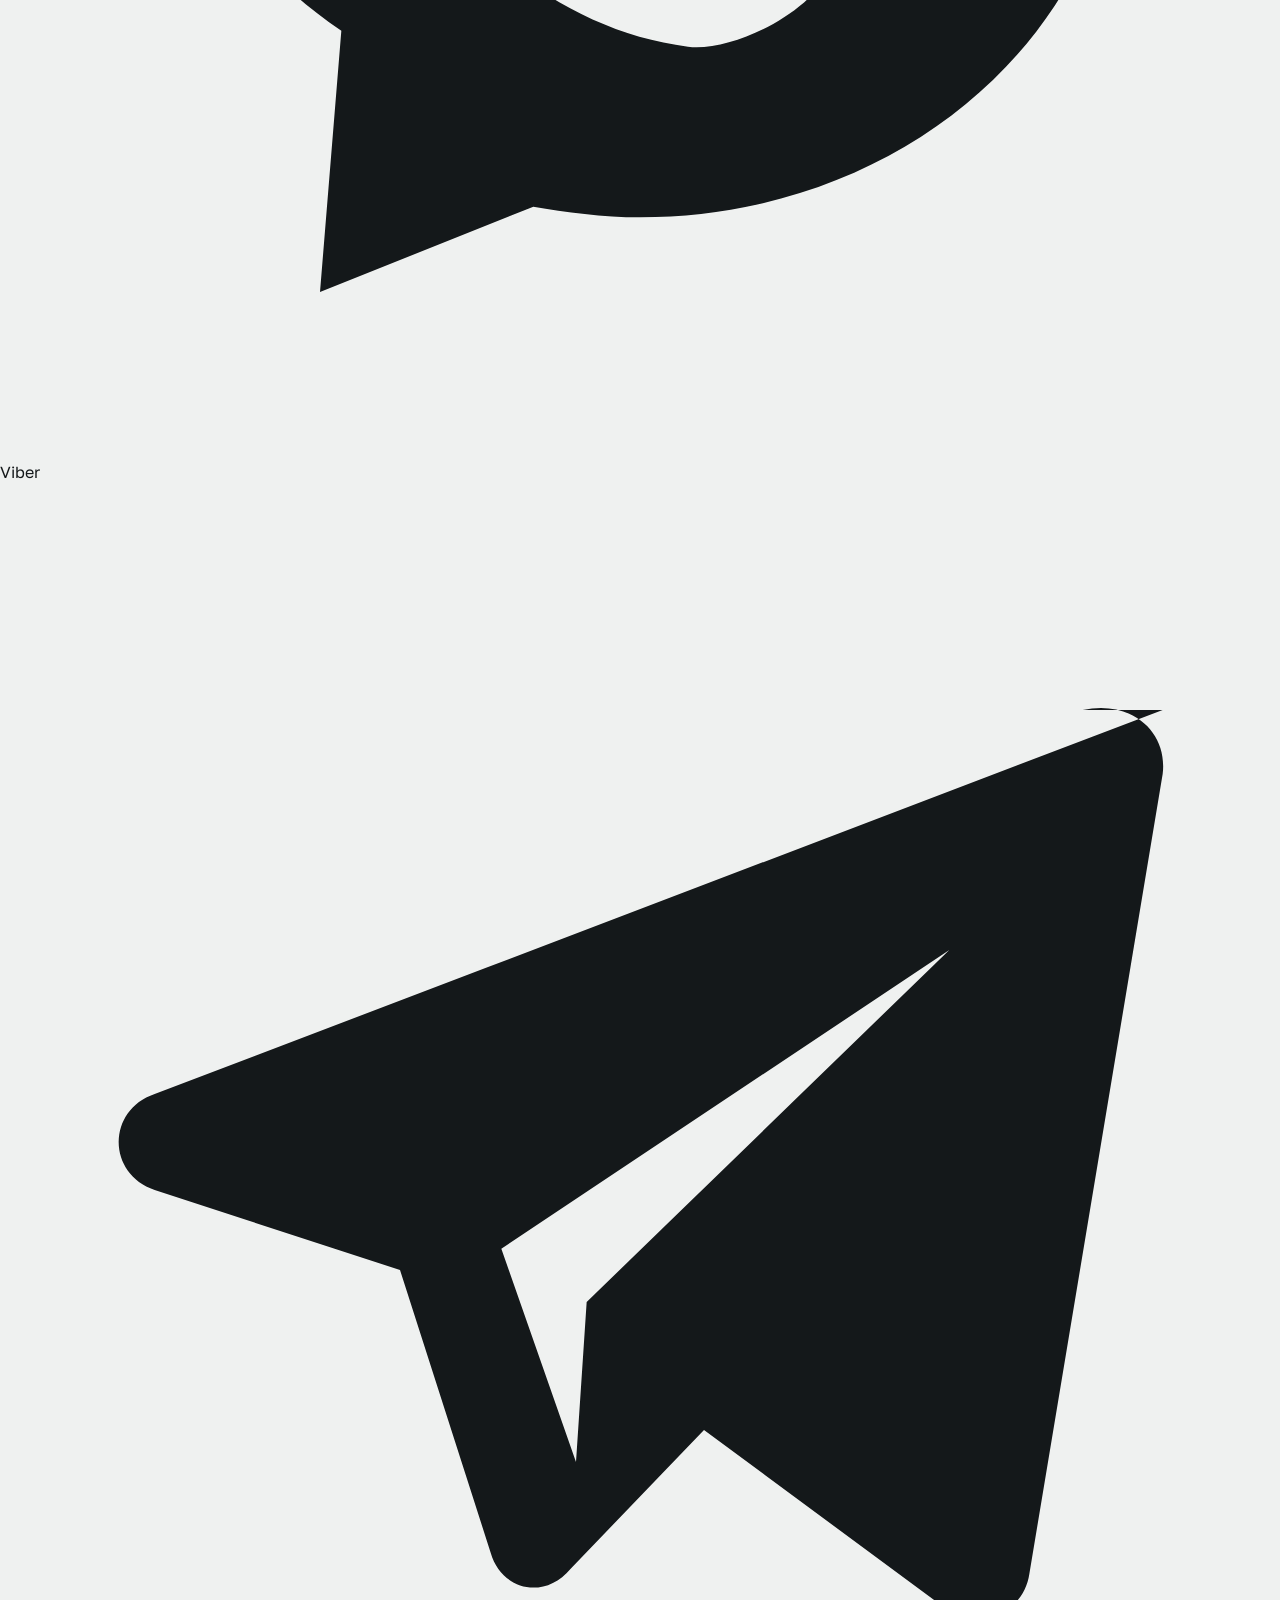
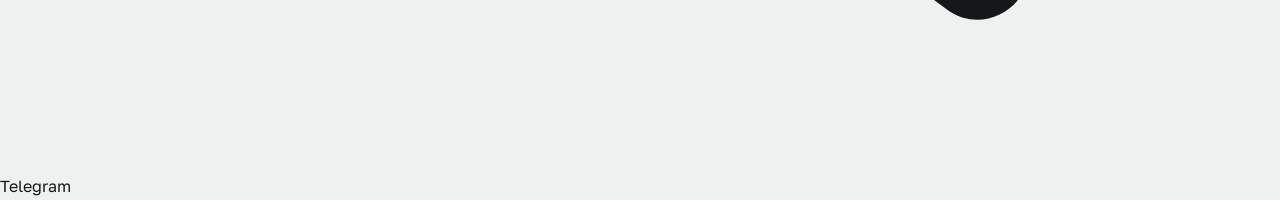
<file: zabori.html>
<!DOCTYPE html>
<html lang="ru">
<head>
<meta charset="utf-8">
<meta name="viewport" content="width=device-width, initial-scale=1">
<title>Заборы-жалюзи и изделия из листа | Ушачи, Лепель, Орша</title>
<meta name="description" content="Заборы из полос жалюзи, столбы и лаги, калитки и ворота из окрашенного металла. Комплект по вашему размеру.">
<meta property="og:title" content="Заборы-жалюзи и изделия из листа | Ушачи, Лепель, Орша">
<meta property="og:description" content="Заборы из полос жалюзи, столбы и лаги, калитки и ворота из окрашенного металла. Комплект по вашему размеру.">
<meta property="og:type" content="website">
<meta name="theme-color" content="#EFF1F0">
<style>
:root{--bg:#EFF1F0;--bg2:#E3E7E5;--ink:#14181A;--ink2:#2B3235;--red:#C1121F;--red2:#8F0E18;
--zinc:#6C7679;--line:rgba(20,24,26,.15);--white:#FBFCFB;--pad:22px;--max:1300px;
--d:'Familjen Grotesk',system-ui,sans-serif;--b:'Golos Text',system-ui,sans-serif;--m:'Spline Sans Mono',ui-monospace,monospace}
*{box-sizing:border-box}html{-webkit-text-size-adjust:100%}body{margin:0;background:var(--bg);color:var(--ink);font:16px/1.62 var(--b);-webkit-font-smoothing:antialiased}
img{max-width:100%;display:block}h1,h2,h3{margin:0;font-family:var(--d);font-weight:700;line-height:.99;letter-spacing:-.03em}
a{color:inherit;text-decoration:none}[hidden]{display:none!important}
.wrap{width:100%;max-width:var(--max);margin:0 auto;padding:0 var(--pad)}
.header{position:sticky;top:0;z-index:40;background:rgba(239,241,240,.94);border-bottom:1px solid var(--line);backdrop-filter:blur(8px)}
.header__in{display:flex;align-items:center;gap:16px;padding:11px 0}
.logo{display:flex;align-items:center;gap:9px}
.logo__mark{width:38px;height:38px;border:1.5px solid var(--ink);display:grid;place-items:center;background:var(--red);color:#fff;font:700 15px/1 var(--d)}
.logo__txt{display:flex;flex-direction:column;line-height:1.15}
.logo__txt b{font:700 14px/1 var(--d)}
.logo__txt i{font:500 8px/1.5 var(--m);letter-spacing:.1em;text-transform:uppercase;color:var(--zinc);font-style:normal}
.nav{display:flex;gap:14px;margin-left:auto;font:500 12.5px/1 var(--b)}
.nav a{padding:6px 0;border-bottom:1px solid transparent}
.nav a:hover,.nav a.is-on{border-color:var(--red);color:var(--red)}
.header__tel{font:600 13px/1 var(--b);white-space:nowrap}
.btn{display:inline-flex;align-items:center;justify-content:center;gap:8px;padding:13px 20px;font:600 11.5px/1 var(--b);letter-spacing:.08em;text-transform:uppercase;border:1px solid var(--red);background:var(--red);color:#fff;cursor:pointer;transition:.18s}
.btn:hover{background:var(--red2);border-color:var(--red2)}
.btn--dark{background:var(--ink);border-color:var(--ink);color:#fff}
.btn--dark:hover{background:#000}
.btn--ghost{background:transparent;color:var(--ink);border-color:var(--ink)}
.btn--ghost:hover{background:var(--ink);color:#fff}
.burger{display:none;width:42px;height:36px;border:1px solid var(--ink);background:transparent;align-items:center;justify-content:center;flex-direction:column;gap:4px;cursor:pointer}
.burger i{display:block;width:16px;height:1px;background:var(--ink)}
.burger.is-close i:first-child{transform:rotate(45deg) translateY(3px)}
.burger.is-close i:last-child{transform:rotate(-45deg) translateY(-3px)}
.drawer{position:fixed;inset:0;z-index:90;background:rgba(15,18,20,.76);display:none}
.drawer[data-open]{display:block}
.drawer__in{position:absolute;inset:0 0 0 auto;width:min(400px,92vw);background:var(--bg);padding:18px;overflow-y:auto}
.drawer__top{display:flex;justify-content:space-between;align-items:center;margin-bottom:16px}
.drawer__nav{display:grid;font:700 21px/1 var(--d);letter-spacing:-.01em}
.drawer__nav a{padding:13px 0;border-bottom:1px solid var(--line)}
.drawer__cta{width:100%;margin-top:16px}
.drawer__note{font-size:12px;color:var(--zinc);margin-top:10px}
body.is-locked{overflow:hidden}
.hero{position:relative;min-height:min(94svh,820px);display:flex;align-items:flex-end;overflow:hidden;background:#0F1315}
.hero__img{position:absolute;inset:0;width:100%;height:100%;object-fit:cover}
.hero::after{content:'';position:absolute;inset:0;background:linear-gradient(180deg,rgba(12,16,18,.5),rgba(12,16,18,.12) 42%,rgba(12,16,18,.8) 78%,#0F1315 100%)}
.hero__in{position:relative;z-index:2;width:100%;padding:clamp(28px,4.6vw,58px) 0 clamp(14px,2vw,22px);color:#F4F7F6}
.hero h1{font-size:clamp(2rem,5.6vw,4.6rem);letter-spacing:-.04em;color:#fff}
.hero h1 em{font-style:normal;color:#FF8A8A}
.hero__lede{max-width:44ch;margin:14px 0 18px;color:rgba(244,247,246,.86)}
.hero__acts{display:flex;flex-wrap:wrap;gap:9px;margin-bottom:clamp(14px,2.2vw,26px)}
.hero__acts .btn--ghost{color:#fff;border-color:rgba(255,255,255,.6)}
.hero__acts .btn--ghost:hover{background:#fff;color:var(--ink)}
.hero__facts{display:grid;grid-template-columns:repeat(4,minmax(0,1fr));border-top:1px solid rgba(255,255,255,.28);gap:0 12px}
.hero__facts div{padding:11px 0 0}
.hero__facts b{display:block;font:700 clamp(.92rem,1.4vw,1.1rem)/1.2 var(--d)}
.hero__facts span{font:500 8.5px/1.5 var(--m);letter-spacing:.06em;text-transform:uppercase;color:#FF8A8A}
@media (max-width:1024px){.nav{display:none}.burger{display:flex}.header__tel{display:none}.hero__facts{grid-template-columns:1fr 1fr}}
@media (max-width:380px){.header .btn{display:none}}
</style>
<link rel="preconnect" href="https://fonts.googleapis.com">
<link rel="preconnect" href="https://fonts.gstatic.com" crossorigin>
<link href="https://fonts.googleapis.com/css2?family=Familjen+Grotesk:wght@600;700&family=Golos+Text:wght@400;500;600&family=Spline+Sans+Mono:wght@400;500&display=swap" rel="stylesheet">
<link rel="stylesheet" href="assets/css/style.v3.css">
<link rel="icon" href="assets/img/favicon.svg" type="image/svg+xml">
</head>
<body>
<header class="header"><div class="header__in wrap">
<a class="logo" href="index.html"><span class="logo__mark">Б+</span><span class="logo__txt"><b>Бытсервис плюс</b><i>листогиб · Ушачи</i></span></a>
<nav class="nav" aria-label="Основное меню"><a href="index.html">Главная</a><a href="produkciya.html">Продукция</a><a href="uslugi.html">Услуги</a><a href="krovlya.html">Кровля</a><a href="otkosy.html">Окна</a><a href="zabori.html" class="is-on">Заборы</a><a href="dostavka.html">Доставка</a><a href="o-kompanii.html">О компании</a><a href="kontakty.html">Контакты</a></nav>
<a class="header__tel" href="tel:+375291731278">+375 (29) 173-12-78</a>
<a class="btn" href="#zayavka">Рассчитать метраж</a>
<button class="burger" type="button" aria-label="Меню" aria-expanded="false" aria-controls="drawer"><i></i><i></i><i></i></button>
</div></header>
<div class="drawer" id="drawer" role="dialog" aria-modal="true" aria-label="Меню" hidden>
<div class="drawer__in">
<div class="drawer__top">
<a class="logo" href="index.html"><span class="logo__mark">Б+</span><span class="logo__txt"><b>Бытсервис плюс</b><i>Ушачи</i></span></a>
<button class="burger is-close" type="button" data-close aria-label="Закрыть меню"><i></i><i></i></button>
</div>
<nav class="drawer__nav"><a href="index.html">Главная</a><a href="produkciya.html">Продукция</a><a href="uslugi.html">Услуги</a><a href="krovlya.html">Кровля</a><a href="otkosy.html">Окна</a><a href="zabori.html">Заборы</a><a href="dostavka.html">Доставка</a><a href="o-kompanii.html">О компании</a><a href="kontakty.html">Контакты</a></nav>
<a class="btn drawer__cta" href="tel:+375291731278">Позвонить +375 (29) 173-12-78</a>
<p class="drawer__note">Гибка гладкого металла с полимерным покрытием: коньки, ветровые планки, отливы, откосы, снегозадержатели, заборы. Цвета по RAL. Бесплатная доставка в Ушачи, Лепель и Оршу каждые выходные.</p>
</div></div>
<main>
<section class="phero"><img src="assets/img/fence.jpg" alt="Металлический забор" width="1024" height="1024">
<div class="phero__in"><div class="wrap"><div class="crumbs"><a href="index.html">Главная</a> / Заборы</div>
<h1>Заборы<br><em>и жалюзи</em></h1><p>Полосы жалюзи, столбы и лаги из окрашенного металла. Комплект под ваш размер, с доставкой.</p></div></div></section>
<div class="fold" aria-hidden="true"><i style="left:18%"></i><i style="left:52%"></i><i style="left:81%"></i></div>
<section class="section"><div class="wrap"><div class="two">
<div class="prose">
<h3>Забор-жалюзи</h3>
<p>Полосы ставятся под углом: с улицы не видно, что происходит во дворе, а внутри участка сохраняется обзор и проветривание. Такой забор не парусит от ветра, поэтому столбы не «выкручивает» через пару зим.</p>
<p>Делаем полосы жалюзи из того же металла с полимерным покрытием, что и кровля. Цвет по RAL: можно попасть в дом, в кровлю или сделать контраст.</p>
<h3>Что входит в комплект</h3>
<ul>
<li>Полосы жалюзи нужной высоты и шага</li>
<li>Столбы и лаги под ваш пролёт</li>
<li>Крепёж в цвет, заглушки на столбы</li>
<li>Калитка и ворота — по эскизу</li>
</ul>
<p>Считаем по метражу: сколько пролётов, какая высота, какой шаг полос. Если нужен нестандарт — гнём под размер.</p>
<div class="chips"><span class="chip">Полосы жалюзи</span><span class="chip">Столбы и лаги</span><span class="chip">RAL</span><span class="chip">Калитка и ворота</span></div>
</div>
<div>
<div class="card" style="margin-bottom:12px"><p class="eyebrow">что посчитать</p>
<table class="spec"><tbody>
<tr><td>Длина забора</td><td>м</td></tr>
<tr><td>Высота</td><td>м</td></tr>
<tr><td>Шаг полос</td><td>мм</td></tr>
<tr><td>Цвет</td><td>RAL</td></tr>
<tr><td>Калитка / ворота</td><td>да / нет</td></tr>
<tr><td>Тип грунта</td><td>для столбов</td></tr>
</tbody></table>
<p class="note">Столбы бетонируем или ставим на щебень — зависит от грунта и ветровой нагрузки на участке.</p></div>
<div class="gal" style="grid-template-columns:1fr"><figure><img src="assets/img/fence.jpg" alt="Забор жалюзи" width="1024" height="1024" loading="lazy"><figcaption>Забор-жалюзи · антрацит</figcaption></figure></div>
</div>
</div></div></section>
<section class="section section--dim"><div class="wrap">
<div class="sec-head"><div><p class="eyebrow">плюс</p><h2 class="h2">Забор и кровля<br><em>в одном цвете</em></h2></div>
<p>Один поставщик металла и один цвет по RAL: дом, забор и доборные элементы не спорят друг с другом.</p></div>
<div class="gal">
<figure class="wide"><img src="assets/img/fence.jpg" alt="Забор" width="1024" height="1024" loading="lazy"><figcaption>Забор · комплект</figcaption></figure>
<figure><img src="assets/img/hero.jpg" alt="Кровля" width="1536" height="1024" loading="lazy"><figcaption>Кровля · тот же RAL</figcaption></figure>
<figure><img src="assets/img/stack.jpg" alt="Профили" width="1024" height="1024" loading="lazy"><figcaption>Профили · цвета</figcaption></figure>
</div>
</div></section>
<section class="cta"><div class="wrap cta__in"><div><h2>Метраж забора<br><em>и шаг полос</em></h2><p>Скажите длину и высоту: посчитаем комплект и срок.</p></div>
<div class="cta__acts"><a class="btn btn--light" href="https://wa.me/375291731278" target="_blank" rel="noopener">WhatsApp</a><a class="btn btn--light" href="tel:+375291731278">Позвонить</a></div></div></section>
</main>
<footer class="footer"><div class="wrap">
<div class="footer__top">
<div class="footer__about"><a class="logo logo--f" href="index.html"><span class="logo__mark">Б+</span><span class="logo__txt"><b>Бытсервис плюс</b><i>листогиб</i></span></a>
<p>Изделия из гладкого металла с полимерным покрытием: доборные элементы кровли, откосы, отливы, заборы. Ушачи, Витебская область.</p>
<a class="footer__tel" href="tel:+375291731278">+375 (29) 173-12-78</a>
</div>
<div><h4>Разделы</h4><ul><li><a href="index.html">Главная</a></li><li><a href="produkciya.html">Продукция</a><a href="uslugi.html">Услуги</a></li><li><a href="krovlya.html">Кровля</a></li><li><a href="otkosy.html">Окна</a></li><li><a href="zabori.html">Заборы</a></li><li><a href="dostavka.html">Доставка</a></li><li><a href="o-kompanii.html">О компании</a></li><li><a href="kontakty.html">Контакты</a></li></ul></div>
<div><h4>Продукция</h4><ul><li><a href="krovlya.html">Доборные элементы</a></li><li><a href="krovlya.html#sneg">Снегозадержатели</a></li><li><a href="otkosy.html">Откосы и отливы</a></li><li><a href="zabori.html">Заборы и жалюзи</a></li><li><a href="produkciya.html#drugoe">По вашему размеру</a></li><li><a href="dostavka.html">Доставка</a></li></ul></div>
<div><h4>Связь</h4><ul><li><a href="tel:+375291731278">+375 (29) 173-12-78</a></li><li><a href="https://wa.me/375291731278" target="_blank" rel="noopener">WhatsApp</a></li><li><a href="https://t.me/+375291731278" target="_blank" rel="noopener">Telegram</a></li><li><a href="https://yandex.by/maps/?text=%D0%A3%D1%88%D0%B0%D1%87%D0%B8%20%D0%91%D1%8B%D1%82%D1%81%D0%B5%D1%80%D0%B2%D0%B8%D1%81%20%D0%BF%D0%BB%D1%8E%D1%81%20%D0%BB%D0%B8%D1%81%D1%82%D0%BE%D0%B3%D0%B8%D0%B1%20%D0%BC%D0%B5%D1%82%D0%B0%D0%BB%D0%BB" target="_blank" rel="noopener">Ушачи, Витебская область</a></li></ul></div>
</div>
<div class="footer__bottom"><span>© <span id="yr">2026</span> Бытсервис плюс · листогиб</span>
<span><a href="politika.html">Политика обработки персональных данных</a></span></div>
</div></footer>
<div class="mbar" role="navigation" aria-label="Быстрая связь">
<a href="tel:+375291731278"><svg viewBox="0 0 24 24" fill="currentColor" aria-hidden="true"><path d="M6.6 10.8a15.5 15.5 0 0 0 6.6 6.6l2.2-2.2a1 1 0 0 1 1-.24c1.1.36 2.3.56 3.5.56a1 1 0 0 1 1 1V20a1 1 0 0 1-1 1A17 17 0 0 1 3 4a1 1 0 0 1 1-1h3.5a1 1 0 0 1 1 1c0 1.2.2 2.4.56 3.5a1 1 0 0 1-.25 1z"/></svg>Позвонить</a>
<a href="https://wa.me/375291731278" target="_blank" rel="noopener"><svg viewBox="0 0 24 24" fill="currentColor" aria-hidden="true"><path d="M12 2a10 10 0 0 0-8.6 15L2 22l5.2-1.4A10 10 0 1 0 12 2m5.3 14.1c-.2.6-1.2 1.2-1.9 1.2-.5 0-1.1 0-2-.4a11 11 0 0 1-4.4-3.9c-.5-.8-.9-1.7-.9-2.5 0-.7.4-1.4.9-1.8.2-.2.4-.3.6-.3h.5c.2 0 .4 0 .5.4l.7 1.6c0 .2 0 .3-.1.5l-.4.5c-.1.2-.2.3 0 .5a8 8 0 0 0 3.4 2.9c.2.1.4.1.5-.1l.6-.7c.1-.2.3-.2.5-.1l1.6.8c.2.1.3.2.3.4s0 .5-.1.9"/></svg>WhatsApp</a>
<a href="viber://chat?number=%2B375291731278"><svg viewBox="0 0 24 24" fill="currentColor" aria-hidden="true"><path d="M12 2C7 2 3 5.6 3 10c0 2.5 1.3 4.7 3.4 6.1L6 21l4-1.6c.6.1 1.3.2 2 .2 5 0 9-3.6 9-8s-4-8-9-8m3.6 11.3c-.4.9-1.9 1.6-2.7 1.5-2.4-.3-4.6-2.1-5.4-4.4-.3-.8.2-2 1-2.4.3-.2.7 0 .9.3l.7 1.2c.1.3 0 .5-.2.7-.3.2-.2.5.1.9.6.8 1.2 1.2 1.9 1.5.4.2.6 0 .8-.2s.4-.3.7-.2l1.3.6c.3.2.3.6.2.9"/></svg>Viber</a>
<a href="https://t.me/+375291731278" target="_blank" rel="noopener"><svg viewBox="0 0 24 24" fill="currentColor" aria-hidden="true"><path d="M21.8 4.2 2.9 11.4c-.9.3-.9 1.5 0 1.8l4.6 1.5 1.7 5.3c.2.7 1 .9 1.5.3l2.5-2.6 4.6 3.4c.6.4 1.4 0 1.5-.7l2.5-15c.1-.8-.6-1.4-1.5-1.2M9.4 14.3l8.4-5.6-6.8 6.6-.2 3z"/></svg>Telegram</a>
</div>
<script src="assets/js/main.v1.js"></script>
</body>
</html>
</file>
<file: assets/css/style.v3.css>
.section{padding:clamp(44px,5.6vw,86px) 0}
.section--dim{background:var(--bg2)}
.section--dark{background:#111618;color:#F1F4F3}
.section--dark .sec-head p{color:rgba(241,244,243,.66)}
/* линия сгиба */
.fold{height:26px;max-width:var(--max);margin:0 auto;padding:0 var(--pad);position:relative}
.fold::before{content:'';position:absolute;left:var(--pad);right:var(--pad);top:50%;height:1px;background:repeating-linear-gradient(90deg,var(--ink) 0 9px,transparent 9px 15px);opacity:.55}
.fold i{position:absolute;top:calc(50% - 4px);width:8px;height:8px;background:var(--red);transform:rotate(45deg)}

.eyebrow{display:inline-flex;align-items:center;gap:9px;font:500 8.5px/1 var(--m);letter-spacing:.14em;text-transform:uppercase;color:var(--red);margin:0 0 12px}
.eyebrow::before{content:'';width:20px;height:2px;background:var(--red)}
.h2{font-size:clamp(1.7rem,4.1vw,3rem)}
.h2 em{font-style:normal;color:var(--red)}
.sec-head{display:grid;grid-template-columns:minmax(0,1.1fr) minmax(0,.9fr);gap:clamp(12px,3.4vw,44px);align-items:end;margin-bottom:clamp(20px,2.8vw,36px)}
.sec-head p{margin:0;color:var(--zinc);font-size:.94rem;max-width:46ch}

/* профили */
.profiles{display:grid;grid-template-columns:repeat(4,minmax(0,1fr));gap:1px;background:var(--line);border:1px solid var(--line)}
.prof{background:var(--white);padding:clamp(12px,1.6vw,18px);display:flex;flex-direction:column;transition:.16s}
.prof:hover{background:#fff}
.prof svg{width:100%;height:64px;margin-bottom:10px}
.prof b{font:600 13.5px/1.25 var(--b)}
.prof span{font:500 8.5px/1.5 var(--m);color:var(--zinc);letter-spacing:.06em;margin-top:4px}
.prof p{margin:7px 0 0;font-size:12.2px;color:var(--zinc);line-height:1.5}

/* конфигуратор */
.cfg{display:grid;grid-template-columns:minmax(0,1.06fr) minmax(0,.94fr);gap:clamp(16px,3vw,40px);align-items:start}
.stage{border:1px solid var(--line);background:var(--white);padding:clamp(10px,1.6vw,18px)}
.stage svg{width:100%;height:auto;display:block}
.ctrl{display:grid;gap:13px}
.crow{display:grid;gap:6px}
.crow>label{font:500 8.5px/1 var(--m);letter-spacing:.1em;text-transform:uppercase;color:var(--zinc)}
.crow>label b{color:var(--ink);font-weight:500}
.seg{display:flex;flex-wrap:wrap;gap:5px}
.seg button{padding:8px 11px;border:1px solid var(--line);background:var(--white);font:500 12px/1 var(--b);color:var(--ink);cursor:pointer;transition:.14s}
.seg button:hover{border-color:var(--ink)}
.seg button[aria-pressed="true"]{background:var(--ink);color:#fff;border-color:var(--ink)}
.rng{width:100%;accent-color:#C1121F;margin:0}
.out{border:1px solid var(--line);background:var(--white);padding:clamp(15px,2vw,22px)}
.swatches{display:flex;flex-wrap:wrap;gap:6px}
.sw{width:34px;height:34px;border:1px solid rgba(20,24,26,.25);cursor:pointer;position:relative;transition:.14s}
.sw[aria-pressed="true"]{outline:2px solid var(--red);outline-offset:2px}
.sw span{position:absolute;inset:auto 0 -18px 0;display:none}
.spec{width:100%;border-collapse:collapse;font-size:13px}
.spec td{padding:6px 0;border-bottom:1px dotted var(--line);vertical-align:top}
.spec td:last-child{text-align:right;font-weight:600;white-space:nowrap}
.spec tr:last-child td{border-bottom:0}
.note{font-size:11.5px;color:var(--zinc);margin:10px 0 12px;line-height:1.55}
.formula{font:400 10px/1.6 var(--m);color:var(--zinc);background:#E9EDEB;border-left:2px solid var(--red);padding:8px 10px;margin:0 0 12px}

/* доставка */
.towns{display:grid;grid-template-columns:repeat(3,minmax(0,1fr));gap:clamp(10px,1.6vw,18px)}
.town{border:1px solid rgba(241,244,243,.22);padding:clamp(15px,2vw,22px);background:rgba(255,255,255,.04)}
.town b{display:block;font:700 1.3rem/1.1 var(--d);color:#fff;margin-bottom:6px}
.town span{font:500 9px/1 var(--m);letter-spacing:.1em;text-transform:uppercase;color:#FF8A8A}
.town p{margin:9px 0 0;font-size:12.8px;color:rgba(241,244,243,.74)}
.town--free{background:var(--red);border-color:var(--red)}
.town--free b,.town--free p{color:#fff}
.town--free span{color:rgba(255,255,255,.82)}

.steps{display:grid;grid-template-columns:repeat(5,minmax(0,1fr));gap:clamp(8px,1.4vw,18px)}
.step{border-top:2px solid var(--ink);padding-top:10px}
.step span{font:500 9px/1 var(--m);color:var(--red);letter-spacing:.1em}
.step b{display:block;font:700 1rem/1.2 var(--d);margin:7px 0 5px}
.step p{margin:0;font-size:12.4px;color:var(--zinc)}
.section--dark .step{border-color:#FF8A8A}
.section--dark .step p{color:rgba(241,244,243,.7)}

.gal{display:grid;grid-template-columns:repeat(3,minmax(0,1fr));gap:clamp(6px,1vw,11px)}
.gal figure{margin:0;position:relative;overflow:hidden;background:#DDE2E1}
.gal img{width:100%;height:100%;object-fit:cover;aspect-ratio:4/3;transition:transform .6s}
.gal figure:hover img{transform:scale(1.035)}
.gal figcaption{position:absolute;left:0;right:0;bottom:0;padding:9px 11px;background:linear-gradient(180deg,rgba(12,16,18,.4),rgba(12,16,18,.88));color:#F4F7F6;font:500 8.5px/1.4 var(--m);letter-spacing:.08em;text-transform:uppercase}
.gal figure.wide{grid-column:span 2}.gal figure.wide img{aspect-ratio:8/3.4}

.form{display:grid;gap:10px}
.form label{display:grid;gap:5px;font:500 8.5px/1 var(--m);letter-spacing:.1em;text-transform:uppercase;color:var(--zinc)}
.form input,.form textarea,.form select{font:15px/1.5 var(--b);padding:11px 13px;border:1px solid #C2C9C7;background:var(--white);color:var(--ink);width:100%}
.form input::placeholder,.form textarea::placeholder{color:#94A09E}
.form input:focus,.form textarea:focus{outline:2px solid var(--red);outline-offset:-1px;border-color:var(--red)}
.form textarea{min-height:82px;resize:vertical}
.form .row2{display:grid;grid-template-columns:1fr 1fr;gap:10px}
.hint{font-size:11.5px;color:var(--zinc);line-height:1.55;margin:10px 0 0}
.faq{border-top:1px solid var(--line)}
.faq details{border-bottom:1px solid var(--line)}
.faq summary{list-style:none;cursor:pointer;padding:14px 0;display:flex;gap:10px;font:700 1rem/1.35 var(--d);letter-spacing:-.01em}
.faq summary::-webkit-details-marker{display:none}
.faq summary::after{content:'+';margin-left:auto;font:400 17px/1 var(--b);color:var(--red)}
.faq details[open] summary::after{content:'–'}
.faq p{margin:0 0 14px;color:#39423F;font-size:.92rem;max-width:74ch}
.cta{background:#111618;color:#F3F6F5;padding:clamp(34px,4.6vw,66px) 0}
.cta__in{display:grid;grid-template-columns:minmax(0,1.1fr) minmax(0,.9fr);gap:clamp(14px,3.4vw,40px);align-items:center}
.cta h2{font-size:clamp(1.6rem,3.7vw,2.7rem)}
.cta h2 em{font-style:normal;color:#FF8A8A}
.cta p{color:rgba(243,246,245,.74);margin:9px 0 0;max-width:44ch}
.cta__acts{display:flex;flex-wrap:wrap;gap:9px;justify-content:flex-end}
.cta .btn--light{background:#F3F6F5;color:#14181A;border-color:#F3F6F5}
.cta .btn--light:hover{background:var(--red);border-color:var(--red);color:#fff}
.footer{background:#0F1315;color:#E9EDEC;padding:clamp(30px,3.8vw,52px) 0 18px}
.footer__top{display:grid;grid-template-columns:1.5fr .8fr .9fr 1fr;gap:clamp(12px,2.6vw,32px);padding-bottom:22px;border-bottom:1px solid rgba(233,237,236,.18)}
.footer__top>*{min-width:0}
.footer h4{font:500 8.5px/1 var(--m);letter-spacing:.14em;text-transform:uppercase;color:#FF8A8A;margin:0 0 11px}
.footer ul{list-style:none;margin:0;padding:0;display:grid;gap:5px;font-size:12.6px;color:rgba(233,237,236,.78)}
.footer a:hover{color:#FF8A8A}
.footer__about p{font-size:12.4px;color:rgba(233,237,236,.72);margin:11px 0;max-width:34ch}
.footer__tel{font:700 15px/1 var(--d);color:#F3F6F5}
.logo--f .logo__mark{border-color:#FF8A8A;background:transparent;color:#FF8A8A}
.footer__bottom{display:flex;flex-wrap:wrap;gap:8px;justify-content:space-between;padding-top:14px;font:400 9.5px/1.6 var(--m);color:rgba(233,237,236,.6)}

.phero{position:relative;min-height:clamp(300px,44vh,440px);display:flex;align-items:flex-end;overflow:hidden;background:#0F1315}
.phero img{position:absolute;inset:0;width:100%;height:100%;object-fit:cover}
.phero::after{content:'';position:absolute;inset:0;background:linear-gradient(180deg,rgba(12,16,18,.44),rgba(12,16,18,.9))}
.phero__in{position:relative;z-index:2;padding:clamp(22px,3.2vw,42px) 0;color:#fff}
.phero h1{font-size:clamp(1.8rem,4.8vw,3.5rem);color:#fff}
.phero h1 em{font-style:normal;color:#FF8A8A}
.phero p{margin:9px 0 0;color:rgba(255,255,255,.78);max-width:52ch}
.crumbs{font:500 8.5px/1 var(--m);letter-spacing:.1em;text-transform:uppercase;color:rgba(255,255,255,.5);margin-bottom:11px}
.two{display:grid;grid-template-columns:minmax(0,1.05fr) minmax(0,.95fr);gap:clamp(16px,3.6vw,48px);align-items:start}
.prose p{margin:0 0 12px;color:#39423F;max-width:66ch}
.prose h3{font-size:1.12rem;margin:20px 0 8px;letter-spacing:-.01em}
.prose ul{padding-left:16px;margin:0 0 12px;color:#39423F}
.prose li{margin-bottom:4px}
.anchor{scroll-margin-top:90px}
.chips{display:flex;flex-wrap:wrap;gap:6px;margin:12px 0 0}
.chip{padding:6px 11px;border:1px solid var(--line);font:500 9px/1 var(--m);letter-spacing:.06em;text-transform:uppercase;color:#39423F;background:var(--white)}
.card{background:var(--white);border:1px solid var(--line);padding:clamp(15px,2vw,24px)}
.rows{border-top:1px solid var(--line)}
.row{display:grid;grid-template-columns:58px minmax(0,1fr) auto;gap:clamp(8px,2vw,22px);align-items:start;padding:clamp(14px,1.9vw,20px) 0;border-bottom:1px solid var(--line)}
.row__no{font:500 9px/1 var(--m);color:var(--red);letter-spacing:.1em}
.row h3{font-size:clamp(1rem,1.9vw,1.32rem);margin-bottom:4px}
.row p{margin:0;font-size:13.2px;color:var(--zinc);max-width:62ch}
.row__d{font:500 9px/1 var(--m);color:var(--zinc);letter-spacing:.06em;white-space:nowrap;align-self:center}
@media (max-width:640px){.row{grid-template-columns:44px minmax(0,1fr)}.row__d{display:none}}

@media (max-width:1024px){.cfg,.two,.cta__in,.sec-head{grid-template-columns:minmax(0,1fr)}
.profiles{grid-template-columns:1fr 1fr}.steps{grid-template-columns:1fr 1fr}.towns{grid-template-columns:minmax(0,1fr)}
.gal{grid-template-columns:1fr 1fr}.gal figure.wide{grid-column:span 2}
.footer__top{grid-template-columns:1fr 1fr}.cta__acts{justify-content:flex-start}.steps .step:nth-child(5){grid-column:span 2}}
@media (max-width:720px){:root{--pad:15px}
.spec{table-layout:fixed;width:100%}.spec td:last-child{white-space:normal;text-align:right}
.gal{grid-template-columns:minmax(0,1fr)}.gal figure.wide{grid-column:auto}.gal figure.wide img{aspect-ratio:4/3}
.steps{grid-template-columns:minmax(0,1fr)}.steps .step:nth-child(5){grid-column:auto}
.footer__top,.form .row2{grid-template-columns:minmax(0,1fr)}
.sw{width:30px;height:30px}
.mbar{position:fixed;left:0;right:0;bottom:0;z-index:60;display:grid;grid-template-columns:repeat(4,1fr);gap:1px;background:#2B3235}
.mbar a{display:flex;flex-direction:column;align-items:center;gap:3px;padding:8px 2px 7px;background:#111618;font:500 10px/1 var(--b);color:rgba(243,246,245,.92)}
.mbar svg{width:19px;height:19px}
.mbar a:first-child{color:#FF8A8A}
.mbar a:nth-child(2) svg{color:#25D366}.mbar a:nth-child(3) svg{color:#7360F2}.mbar a:nth-child(4) svg{color:#229ED9}
body{padding-bottom:56px}}


/* === бытовые услуги (Толочин) === */
.svc-grid{display:grid;grid-template-columns:repeat(auto-fit,minmax(212px,1fr));gap:clamp(10px,1.6vw,18px)}
.svc{background:var(--white);border:1px solid var(--line);display:flex;flex-direction:column;min-width:0;transition:transform .2s,box-shadow .2s}
.svc:hover{transform:translateY(-2px);box-shadow:0 14px 30px rgba(20,24,26,.09)}
.svc__img{position:relative;overflow:hidden;background:#DDE2E1}
.svc__img img{width:100%;height:100%;object-fit:cover;aspect-ratio:4/3;display:block;transition:transform .6s}
.svc:hover .svc__img img{transform:scale(1.05)}
.svc__tag{position:absolute;left:10px;top:10px;background:var(--red);color:#fff;font:500 8.5px/1 var(--m);letter-spacing:.12em;text-transform:uppercase;padding:6px 8px}
.svc__b{padding:clamp(13px,1.8vw,20px);display:flex;flex-direction:column;gap:8px;flex:1}
.svc__b h3{font:700 1.12rem/1.2 var(--d);margin:0;letter-spacing:-.01em}
.svc__b p{margin:0;font-size:.9rem;color:var(--zinc);line-height:1.5}
.svc__b ul{margin:0;padding-left:15px;color:#39423F;font-size:.88rem;line-height:1.5}
.svc__more{margin-top:auto;padding-top:10px;font:500 9px/1 var(--m);letter-spacing:.1em;text-transform:uppercase;color:var(--red);border-top:1px solid var(--line);display:flex;justify-content:space-between;align-items:center;gap:8px}
.svc__more:hover{color:var(--red2)}
.svc-block{display:grid;grid-template-columns:minmax(0,1fr) minmax(0,1fr);gap:clamp(14px,3.2vw,42px);align-items:center}
.svc-block+.svc-block{margin-top:clamp(24px,4vw,54px);padding-top:clamp(24px,4vw,54px);border-top:1px solid var(--line)}
.svc-block:nth-child(even) .svc-block__media{order:-1}
.svc-block__media{position:relative;overflow:hidden;border:1px solid var(--line);background:#DDE2E1}
.svc-block__media img{width:100%;height:100%;object-fit:cover;aspect-ratio:4/3;display:block}
.svc-block__cap{position:absolute;left:0;bottom:0;background:rgba(17,22,24,.86);color:#fff;font:500 8.5px/1 var(--m);letter-spacing:.1em;text-transform:uppercase;padding:7px 10px}
.svc-block__b h3{font:700 clamp(1.25rem,2.4vw,1.85rem)/1.15 var(--d);margin:0 0 8px;letter-spacing:-.02em}
.svc-block__b p{margin:0 0 10px;color:#39423F;font-size:.95rem;max-width:52ch}
.svc-block__b ul{margin:0 0 12px;padding-left:16px;color:#39423F;font-size:.92rem;line-height:1.6}
.svc-block__b li{margin-bottom:3px}
.svc-num{font:500 9px/1 var(--m);letter-spacing:.12em;color:var(--red);display:block;margin-bottom:9px}
@media (max-width:1024px){.svc-grid{grid-template-columns:1fr 1fr}.svc-block{grid-template-columns:minmax(0,1fr)}.svc-block:nth-child(even) .svc-block__media{order:0}}
@media (max-width:720px){.svc-grid{grid-template-columns:minmax(0,1fr)}}
@media (max-width:1280px){.header__in>.btn{display:none}}
.nav{gap:12px;font-size:12px}
</file>
